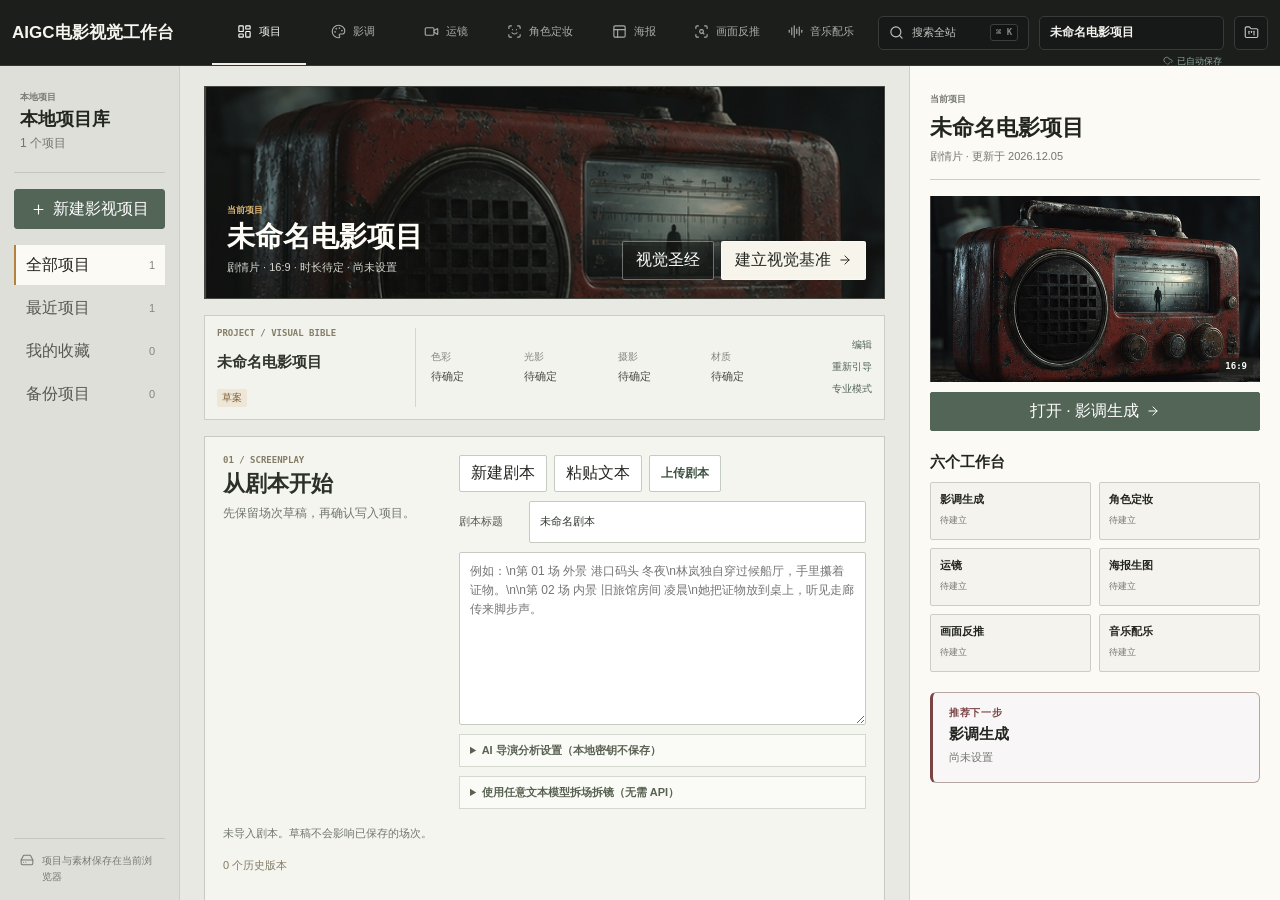
<file: index.html>
<!doctype html>
<html lang="zh-CN">
  <head>
    <meta charset="utf-8">
    <meta name="viewport" content="width=device-width, initial-scale=1">
    <title>AIGC电影提示词工作台</title>
    <link rel="icon" type="image/png" href="assets/tone-option2-reference-3.png">
    <link rel="stylesheet" href="style.css?v=20260714-cinematic-console">
    <link rel="stylesheet" href="look-studio.css?v=20260714-dense-workbench">
    <link rel="stylesheet" href="tone-option2.css?v=20260717-tone-library-colors-v3">
    <link rel="stylesheet" href="camera-option-a-seedance30-layout.css?v=20260812-round2-cue-v1">
    <link rel="stylesheet" href="casting-option-3.css?v=20260715-role-archive">
    <link rel="stylesheet" href="poster-three-column.css?v=20260720-poster-layer-delete-v25">
    <link rel="stylesheet" href="poster-compositor.css?v=20260720-poster-layer-delete-v25">
    <link rel="stylesheet" href="reverse-three-column.css?v=20260717-reverse-three-column-v1">
    <link rel="stylesheet" href="music-workspace.css?v=20260812-context-layout-v1">
    <link rel="stylesheet" href="project-dashboard.css?v=20260812-context-layout-v1">
  <link rel="stylesheet" href="project-scenes.css?v=20260812-model-continuity-v1">
  </head>
  <body>
    <div class="cinema-atmosphere" aria-hidden="true">
      <span class="cinema-grain"></span>
      <span class="cinema-scanline"></span>
    </div>

    <header class="workspace-header workspace-commandbar">
      <div class="workspace-brand">
        <strong>AIGC电影视觉工作台</strong>
        <span>影调 · 镜头 · 角色 · 视觉物料</span>
      </div>
      <div class="mode-switch" role="tablist" aria-label="工作模式">
        <button id="project-mode-button" class="mode-button active" type="button" data-workspace="projects" role="tab" aria-selected="true" title="项目桌面">
          <i data-lucide="layout-dashboard" aria-hidden="true"></i><span>项目</span><small>项目管理</small>
        </button>
        <button class="mode-button" type="button" data-workspace="tone" role="tab" aria-selected="false" title="影调">
          <i data-lucide="palette" aria-hidden="true"></i><span>影调</span><small>LOOK</small>
        </button>
        <button class="mode-button" type="button" data-workspace="camera" role="tab" aria-selected="false" title="运镜">
          <i data-lucide="video" aria-hidden="true"></i><span>运镜</span><small>CAMERA</small>
        </button>
        <button class="mode-button" type="button" data-workspace="casting" role="tab" aria-selected="false" title="角色定妆">
          <i data-lucide="scan-face" aria-hidden="true"></i><span>角色定妆</span><small>CAST</small>
        </button>
        <button class="mode-button" type="button" data-workspace="poster" role="tab" aria-selected="false" title="海报">
          <i data-lucide="panels-top-left" aria-hidden="true"></i><span>海报</span><small>KEY ART</small>
        </button>
        <button class="mode-button" type="button" data-workspace="reverse" role="tab" aria-selected="false" title="画面反推">
          <i data-lucide="scan-search" aria-hidden="true"></i><span>画面反推</span><small>ANALYZE</small>
        </button>
        <button class="mode-button" type="button" data-workspace="music" role="tab" aria-selected="false" title="音乐配乐">
          <i data-lucide="audio-lines" aria-hidden="true"></i><span>音乐配乐</span><small>SCORE</small>
        </button>
      </div>
      <div class="command-context" aria-live="polite">
        <span id="workspace-section-code">LOOK DEVELOPMENT</span>
        <strong id="workspace-section-title">影调生成</strong>
        <div class="command-palette" aria-label="当前工作台色彩">
          <span class="palette-primary" title="主操作色"></span>
          <span class="palette-secondary" title="辅助光色"></span>
          <span class="palette-signal" title="信号强调色"></span>
        </div>
      </div>
      <div class="project-strip" aria-label="当前项目">
        <button id="command-center-open" type="button" class="command-trigger" aria-label="打开全局搜索" title="全局搜索 Command K">
          <i data-lucide="search" aria-hidden="true"></i><span>搜索全站</span><kbd>⌘ K</kbd>
        </button>
        <label>
          <span>当前项目</span>
          <input id="project-name" type="text" value="未命名电影项目" aria-label="当前项目名称">
        </label>
        <span id="project-save-status" class="project-save-status"><i data-lucide="cloud-check" aria-hidden="true"></i>已自动保存</span>
        <button id="project-center-open" type="button" class="button secondary"><i data-lucide="folder-kanban" aria-hidden="true"></i>项目中心</button>
      </div>
    </header>

    <div id="project-dialog" class="project-dialog" hidden>
      <div class="project-dialog-panel" role="dialog" aria-modal="true" aria-labelledby="project-dialog-title">
        <header>
          <div>
            <h2 id="project-dialog-title">项目中心</h2>
            <p>项目资料只保存在当前浏览器，可导出备份。</p>
          </div>
          <button id="project-center-close" type="button" class="icon-button" aria-label="关闭项目中心" title="关闭"><i data-lucide="x" aria-hidden="true"></i></button>
        </header>
        <div class="project-dialog-actions">
          <button id="project-new" type="button" class="button primary">新建项目</button>
          <button id="project-duplicate" type="button" class="button secondary">复制当前项目</button>
          <button id="project-export-package" type="button" class="button primary">导出完整项目包</button>
          <button id="project-export" type="button" class="button secondary">导出 JSON 备份</button>
          <label class="button secondary project-import-label" for="project-import">导入项目</label>
          <input id="project-import" type="file" accept="application/zip,.zip,.aigc-project.zip,application/json,.json" hidden>
        </div>
        <div id="project-list" class="project-list" aria-label="本地项目列表"></div>
      </div>
    </div>

    <div id="command-center" class="command-center" hidden>
      <div class="command-center-panel" role="dialog" aria-modal="true" aria-labelledby="command-center-title">
        <header class="command-center-search">
          <i data-lucide="search" aria-hidden="true"></i>
          <label for="command-center-input" id="command-center-title" class="sr-only">全局搜索</label>
          <input id="command-center-input" type="search" autocomplete="off" placeholder="搜索导演、影片、影调、场景或工作台">
          <kbd>ESC</kbd>
        </header>
        <div id="command-center-results" class="command-center-results" role="listbox"></div>
        <footer><span>↑↓ 选择</span><span>Enter 打开</span><span>支持影片名与提示词关键词</span></footer>
      </div>
    </div>

    <div id="workspace-toast" class="workspace-toast" role="status" aria-live="polite" hidden></div>

    <main id="project-workspace" class="project-dashboard workspace-view active" data-workspace-view="projects">
      <aside class="project-rail" aria-label="项目分类">
        <div class="project-library-status">
          <span>本地项目</span>
          <strong>本地项目库</strong>
          <small id="project-library-count">0 个项目</small>
        </div>
        <button id="project-dashboard-new" class="project-new-command" type="button"><i data-lucide="plus" aria-hidden="true"></i>新建影视项目</button>
        <nav id="project-category-nav" aria-label="项目筛选"></nav>
        <div class="project-rail-note"><i data-lucide="hard-drive" aria-hidden="true"></i><span>项目与素材保存在当前浏览器</span></div>
      </aside>

      <section id="project-center-column" class="project-center-column" aria-label="项目内容">
        <div class="project-center-tools">
          <label class="project-mobile-filter">项目分类
            <select id="project-category-select">
              <option value="all">全部项目</option><option value="recent">最近项目</option><option value="favorite">收藏项目</option><option value="backup">备份项目</option>
            </select>
          </label>
          <button id="project-detail-open" type="button" aria-controls="project-active-detail"><i data-lucide="panel-right-open" aria-hidden="true"></i>项目详情</button>
        </div>

        <section id="project-spotlight" class="project-spotlight" aria-label="当前影视项目"></section>

        <section id="project-visual-bible" class="project-visual-bible" aria-label="项目视觉圣经"></section>

        <section id="project-production-strip" class="project-production-strip" aria-label="项目场次制作进度"></section>

        <section id="project-screenplay-start" class="project-screenplay-start" aria-labelledby="project-screenplay-heading">
          <header><span>01 / SCREENPLAY</span><h2 id="project-screenplay-heading">从剧本开始</h2><p>先保留场次草稿，再确认写入项目。</p></header>
          <div class="project-screenplay-editor">
            <div class="project-screenplay-toolbar" role="toolbar" aria-label="剧本来源">
              <button id="project-screenplay-new" type="button">新建剧本</button>
              <button id="project-screenplay-paste" type="button">粘贴文本</button>
              <label class="project-screenplay-file-label">上传剧本<input id="project-screenplay-file" type="file" accept=".txt,.docx,text/plain,application/vnd.openxmlformats-officedocument.wordprocessingml.document"></label>
            </div>
            <label class="project-screenplay-title-field"><span>剧本标题</span><input id="project-screenplay-title" type="text" maxlength="100" placeholder="未命名剧本"></label>
            <textarea id="project-screenplay-input" rows="8" maxlength="60000" placeholder="例如：\n第 01 场 外景 港口码头 冬夜\n林岚独自穿过候船厅，手里攥着证物。\n\n第 02 场 内景 旧旅馆房间 凌晨\n她把证物放到桌上，听见走廊传来脚步声。"></textarea>
            <details class="project-ai-analysis-settings"><summary>AI 导演分析设置（本地密钥不保存）</summary><div><label>接口地址<input id="project-ai-endpoint" type="url" placeholder="填写模型服务地址（须含协议）"></label><label>模型名称<input id="project-ai-model" type="text" placeholder="填写你的文本模型名称"></label><label>API 密钥<input id="project-ai-key" type="password" autocomplete="off" placeholder="仅本次浏览器会话使用"></label></div></details>
            <details id="project-screenplay-external" class="project-ai-analysis-settings"><summary>使用任意文本模型拆场拆镜（无需 API）</summary><div class="project-external-analysis"><p>复制导演拆解模板，在任意文本模型完成分析后，将返回的 JSON 粘贴到这里。系统只会生成可审核草稿，不会直接覆盖你的正式分镜。</p><div class="project-external-analysis-actions"><button id="project-screenplay-copy-template" type="button">复制导演拆解模板</button><button id="project-screenplay-import-result" type="button">读取为待确认分镜</button></div><label>模型返回的 scenes JSON<textarea id="project-screenplay-external-result" rows="8" maxlength="120000" placeholder='粘贴 {"scenes":[...]}，支持 ```json 代码块。'></textarea></label></div></details>
          </div>
          <footer><p id="project-screenplay-meta">未导入剧本。草稿不会影响已保存的场次。</p><span id="project-screenplay-version">0 个历史版本</span><p id="project-screenplay-preview" aria-live="polite"></p><section id="project-screenplay-diff" class="project-screenplay-diff" aria-label="剧本重分析逐场确认" hidden></section><span id="project-screenplay-error" role="alert"></span><div class="project-screenplay-actions"><button id="project-screenplay-clear" type="button" hidden>移除已保存剧本</button><button id="project-screenplay-analyze" type="button">仅做本地格式识别</button><button id="project-screenplay-ai-analyze" type="button">AI 导演分析并拆分镜头</button><button id="project-screenplay-confirm" type="button" disabled>确认写入正式分镜</button></div></footer>
        </section>

        <section id="project-scene-workbench" class="project-scene-workbench" aria-label="场次剧本台">
          <aside class="project-scene-rail">
            <header><span>SCENE SHEET</span><h2>场次剧本台</h2><p>一场一张制作提示词单。</p></header>
            <div class="project-scene-rail-actions"><button id="project-scene-add" type="button">新增场次</button><button id="project-scene-build-eight" type="button">建立 8 场骨架</button></div>
            <nav id="project-scene-list" class="project-scene-list" aria-label="项目场次"></nav>
          </aside>
          <section id="project-scene-editor" class="project-scene-editor" aria-label="当前场次编辑"></section>
          <aside id="project-scene-prompt" class="project-scene-prompt" aria-label="当前镜头提示词"></aside>
        </section>
        <input id="project-character-reference-upload" class="visually-hidden" type="file" accept="image/jpeg,image/png,image/webp">
        <input id="project-location-reference-upload" class="visually-hidden" type="file" accept="image/jpeg,image/png,image/webp">

        <section class="project-section project-progress-section" aria-labelledby="project-stage-title">
          <header class="project-section-header"><div><span>制作进度</span><h2 id="project-stage-title">当前制作进度</h2></div><span id="project-stage-meta"></span></header>
          <div id="project-stage-list" class="project-stage-list"></div>
        </section>

        <section class="project-section project-library-section" aria-labelledby="project-recent-title">
          <header class="project-section-header project-library-header">
            <div><span>项目库</span><h2 id="project-recent-title">最近项目</h2></div>
            <div class="project-library-controls">
              <label class="project-search-field"><i data-lucide="search" aria-hidden="true"></i><span class="sr-only">搜索项目</span><input id="project-dashboard-search" type="search" placeholder="搜索项目"></label>
              <label><span class="sr-only">排序</span><select id="project-dashboard-sort"><option value="updated-desc">最近更新</option><option value="created-desc">最近创建</option><option value="name-asc">名称排序</option></select></label>
            </div>
          </header>
          <div id="project-card-list" class="project-card-list" role="listbox" aria-label="影视项目"></div>
        </section>
      </section>

      <aside id="project-active-detail" class="project-active-detail" role="dialog" aria-label="当前项目详情">
        <button id="project-detail-close" class="project-detail-close" type="button" aria-label="关闭项目详情"><i data-lucide="x" aria-hidden="true"></i></button>
        <div id="project-active-detail-content"></div>
      </aside>
    </main>

    <dialog id="project-onboarding-dialog" class="project-onboarding-dialog" aria-labelledby="project-onboarding-title">
      <form id="project-onboarding-form" method="dialog">
        <header><span>新建项目</span><h2 id="project-onboarding-title">建立影视项目</h2><p>先确定最基本的制作边界，随后进入六个创作工作台。</p></header>
        <label><span>项目名称</span><input id="project-onboarding-name" maxlength="60" required placeholder="例如：雾港来信"></label>
        <div class="project-onboarding-grid">
          <label><span>项目类型</span><select id="project-onboarding-type"><option value="drama">剧情片</option><option value="documentary">纪录片</option><option value="commercial">广告 / 宣传片</option><option value="animation">动画</option><option value="short">短片</option><option value="series">剧集</option></select></label>
          <label><span>画幅</span><select id="project-onboarding-aspect"><option value="16:9">16:9</option><option value="2.39:1">2.39:1</option><option value="1.85:1">1.85:1</option><option value="4:3">4:3</option><option value="9:16">9:16</option></select></label>
        </div>
        <div class="project-onboarding-grid project-duration-row">
          <label><span>预计时长</span><input id="project-onboarding-duration" type="number" min="1" step="1" placeholder="可稍后填写"></label>
          <label><span>单位</span><select id="project-onboarding-duration-unit"><option value="minutes">分钟</option><option value="seconds">秒</option></select></label>
        </div>
        <p id="project-onboarding-error" class="project-onboarding-error" role="alert"></p>
        <footer><button id="project-onboarding-import" type="button" class="button secondary"><i data-lucide="upload" aria-hidden="true"></i>导入备份</button><button id="project-onboarding-submit" type="submit" class="button primary">建立项目</button></footer>
      </form>
    </dialog>

    <dialog id="project-foundation-dialog" class="project-foundation-dialog" aria-labelledby="project-foundation-title">
      <div class="project-foundation-shell">
        <header class="project-foundation-header">
          <div><span>DIRECTOR START</span><h2 id="project-foundation-title">项目视觉启动台</h2><p>先定叙事边界，再锁定可继承的视觉基准。</p></div>
          <button id="foundation-close" type="button" class="icon-button" aria-label="关闭启动台" title="关闭启动台"><i data-lucide="x" aria-hidden="true"></i></button>
        </header>
        <ol class="foundation-progress" aria-label="启动步骤">
          <li data-foundation-progress="brief" class="active"><span>01</span>创作简报</li>
          <li data-foundation-progress="visual"><span>02</span>视觉基准</li>
          <li data-foundation-progress="route"><span>03</span>制作入口</li>
        </ol>
        <p id="foundation-error" class="foundation-error" role="alert"></p>
        <section data-foundation-step="brief" class="foundation-step active" aria-labelledby="foundation-brief-title">
          <header><span>01 / BRIEF</span><h3 id="foundation-brief-title">先说明你要拍什么</h3></header>
          <label class="foundation-field foundation-wide"><span>项目名称</span><input id="foundation-project-name" maxlength="60" placeholder="例如：雾港来信"></label>
          <label class="foundation-field foundation-wide"><span>故事一句话</span><textarea id="foundation-story" rows="3" maxlength="280" placeholder="例如：一名失踪调查员在雨夜港口发现同伴留下的证物。"></textarea></label>
          <div class="foundation-field-grid">
            <label class="foundation-field"><span>发布平台</span><select id="foundation-platform"><option value="film">电影 / AIGC 短片</option><option value="short-video">短视频</option><option value="social">社交内容</option><option value="pitch">提案样片</option></select></label>
            <label class="foundation-field"><span>时代</span><input id="foundation-era" maxlength="60" placeholder="例如：1990年代"></label>
            <label class="foundation-field"><span>地域</span><input id="foundation-region" maxlength="60" placeholder="例如：北方沿海城市"></label>
            <label class="foundation-field"><span>目标模型</span><input id="foundation-models" maxlength="120" placeholder="例如：Seedance, 即梦"></label>
          </div>
          <label class="foundation-field foundation-wide"><span>项目参考图</span><input id="foundation-reference-upload" type="file" accept="image/jpeg,image/png,image/webp" multiple><small>仅保存在当前浏览器，最多 12 张。</small></label>
          <div id="foundation-reference-list" class="foundation-reference-list" aria-label="项目参考图"></div>
        </section>
        <section data-foundation-step="visual" class="foundation-step" aria-labelledby="foundation-visual-title" hidden>
          <header><span>02 / VISUAL BIBLE</span><h3 id="foundation-visual-title">建立项目视觉基准</h3></header>
          <label class="foundation-field foundation-wide"><span>整体情绪</span><input id="foundation-mood" maxlength="80" placeholder="例如：压抑、克制、潮湿而缓慢的悬疑感"></label>
          <div class="foundation-field-grid">
            <label class="foundation-field"><span>色彩方向</span><textarea id="foundation-color" rows="4" maxlength="220" placeholder="主色、饱和度、冷暖关系"></textarea></label>
            <label class="foundation-field"><span>光影方向</span><textarea id="foundation-lighting" rows="4" maxlength="220" placeholder="主光方向、反差、空气感"></textarea></label>
            <label class="foundation-field"><span>摄影方向</span><textarea id="foundation-camera" rows="4" maxlength="220" placeholder="景别、焦段、机位与运动节奏"></textarea></label>
            <label class="foundation-field"><span>材质方向</span><textarea id="foundation-material" rows="4" maxlength="220" placeholder="胶片、颗粒、皮肤、空间纹理"></textarea></label>
          </div>
          <label class="foundation-field foundation-wide"><span>避免出现</span><textarea id="foundation-negatives" rows="3" maxlength="360" placeholder="一条一行，例如：不要过曝；不要塑料皮肤；不要赛博霓虹"></textarea></label>
        </section>
        <section data-foundation-step="route" class="foundation-step" aria-labelledby="foundation-route-title" hidden>
          <header><span>03 / ROUTE</span><h3 id="foundation-route-title">从哪里开始制作</h3></header>
          <div class="foundation-route-grid" role="radiogroup" aria-label="优先制作入口">
            <label><input type="radio" name="foundation-route" value="library"><span><b>资料检索</b><small>先浏览影调、导演与类型参考</small></span></label>
            <label><input type="radio" name="foundation-route" value="casting"><span><b>角色定妆</b><small>先建立人物身份与定妆提示词</small></span></label>
            <label><input type="radio" name="foundation-route" value="camera"><span><b>运镜</b><small>选择 15 秒或 30 秒运镜，规划角色表演与镜头调度</small></span></label>
            <label><input type="radio" name="foundation-route" value="poster"><span><b>海报主视觉</b><small>先输出封面、片名与宣传图</small></span></label>
            <label><input type="radio" name="foundation-route" value="music"><span><b>音乐配乐</b><small>先建立叙事音乐方向</small></span></label>
          </div>
        </section>
        <footer class="project-foundation-footer">
          <button id="foundation-professional" type="button" class="button secondary">进入专业模式</button>
          <span></span>
          <button id="foundation-back" type="button" class="button secondary">上一步</button>
          <button id="foundation-skip" type="button" class="button secondary">跳过引导</button>
          <button id="foundation-draft" type="button" class="button secondary">保存草案</button>
          <button id="foundation-next" type="button" class="button primary">下一步</button>
          <button id="foundation-lock" type="button" class="button primary" hidden>锁定视觉基准</button>
        </footer>
      </div>
    </dialog>

    <main id="tone-workspace" class="app-shell workspace-view" data-workspace-view="tone" hidden>
      <section class="project-context-strip" data-project-context="tone" aria-label="项目视觉基准" hidden></section>
      <section class="library-pane" aria-label="素材库">
        <header class="topbar">
          <div>
            <h1>影调库</h1>
            <p>导演 / 类型 / 高级影调 / 中国影视 / 场景</p>
          </div>
          <div class="pane-head-actions">
            <span id="count" class="count">0 条</span>
            <button id="tone-library-collapse" type="button" class="icon-button pane-collapse" aria-label="折叠素材库" title="折叠素材库"><i data-lucide="panel-left-close" aria-hidden="true"></i></button>
          </div>
        </header>

        <div class="search-row">
          <label class="field">
            <span>搜索</span>
            <input id="search" type="search" placeholder="王家卫 雨夜 / P001 / 山海情 / 权谋 / 老宅">
          </label>
        </div>

        <nav id="tabs" class="tabs" aria-label="分类"></nav>
        <div class="filter-row">
          <label class="field">
            <span>导演国家/地区</span>
            <select id="country-filter"></select>
          </label>
        </div>
        <div id="results" class="results" aria-label="搜索结果"></div>
      </section>

      <section class="look-preview-pane" aria-label="影调视觉监看">
        <header class="look-preview-toolbar">
          <div>
            <span>影调生成</span>
            <strong>影调筛选与参考</strong>
          </div>
          <div class="look-preview-actions">
            <button id="look-favorite" type="button" class="icon-button" aria-label="收藏当前影调" title="收藏当前影调"><i data-lucide="star" aria-hidden="true"></i></button>
            <button id="look-save-version" type="button" class="button secondary"><i data-lucide="bookmark-plus" aria-hidden="true"></i>保存版本</button>
          </div>
        </header>

        <div class="look-monitor" id="look-monitor">
          <img id="look-preview-image" src="assets/tone-option2-hero.png" alt="香港雨夜霓虹电影影调参考画面">
          <div class="look-monitor-grade" aria-hidden="true"></div>
          <div class="look-monitor-vignette" aria-hidden="true"></div>
          <div class="look-monitor-hud">
            <span id="look-monitor-id">NO LOOK SELECTED</span>
            <span>65MM · 2.39:1</span>
          </div>
          <div class="look-monitor-caption">
            <span id="look-monitor-category">等待选择</span>
            <strong id="look-monitor-name">从左侧选择一种影调</strong>
            <p id="look-monitor-summary">这里会集中显示色彩倾向、光影关系、参考影片与提示词状态。</p>
          </div>
        </div>

        <div class="look-compare-strip" aria-label="影调快速对比">
          <div class="look-compare-head"><span>QUICK LOOKS</span><small>同一画面快速比较</small></div>
          <div class="look-compare-frames">
            <figure class="look-compare-frame is-primary">
              <img src="assets/cinematic-control-room.jpg" alt="当前主影调预览">
              <figcaption><b>A</b><span>主方案</span><small>PRIMARY</small></figcaption>
            </figure>
            <figure class="look-compare-frame is-muted">
              <img src="assets/cinematic-control-room.jpg" alt="低饱和影调预览">
              <figcaption><b>B</b><span>低饱和</span><small>MUTED</small></figcaption>
            </figure>
            <figure class="look-compare-frame is-contrast">
              <img src="assets/cinematic-control-room.jpg" alt="高反差影调预览">
              <figcaption><b>C</b><span>高反差</span><small>CONTRAST</small></figcaption>
            </figure>
          </div>
        </div>

        <div class="look-analysis" aria-label="影调视觉参数">
          <div class="look-palette-block">
            <span>主色板</span>
            <div id="look-palette" class="look-palette" aria-label="当前影调色板"></div>
          </div>
          <div class="look-meter-grid">
            <div><span>明暗</span><strong id="look-meter-exposure">中低调</strong></div>
            <div><span>反差</span><strong id="look-meter-contrast">电影级</strong></div>
            <div><span>色温</span><strong id="look-meter-temperature">冷暖平衡</strong></div>
          </div>
        </div>

        <div class="look-dna-grid" aria-label="影调DNA">
          <div><span>LIGHT</span><strong id="look-dna-light">等待选择光影</strong></div>
          <div><span>CAMERA</span><strong id="look-dna-camera">等待选择镜头</strong></div>
          <div><span>TEXTURE</span><strong id="look-dna-texture">等待选择材质</strong></div>
          <div><span>USE CASE</span><strong id="look-dna-use">等待选择适用场景</strong></div>
        </div>

        <div class="look-reference-panel">
          <div class="look-section-head"><span>参考影片</span><small id="look-reference-count">0 部</small></div>
          <div id="look-reference-films" class="look-reference-films"><span class="look-empty">选择影调后显示</span></div>
        </div>

        <div class="look-version-panel">
          <div class="look-section-head">
            <span>版本与收藏</span>
            <button id="look-favorites-filter" type="button" class="text-button"><i data-lucide="star" aria-hidden="true"></i>只看收藏</button>
          </div>
          <div id="look-version-list" class="look-version-list"><span class="look-empty">保存后可比较不同提示词方案</span></div>
        </div>
      </section>

      <section class="composer-pane" aria-label="提示词组合">
        <header class="composer-heading">
          <div>
            <h1>影调生成器</h1>
            <p>组合主体、情绪与影调规则</p>
          </div>
          <button id="tone-history-toggle" type="button" class="button secondary" aria-expanded="false"><i data-lucide="history" aria-hidden="true"></i>历史记录</button>
        </header>
        <div class="toolbar">
          <button id="tone-composer-collapse" type="button" class="icon-button pane-collapse" aria-label="折叠参数面板" title="折叠参数面板"><i data-lucide="panel-right-close" aria-hidden="true"></i></button>
          <button id="random" type="button" class="button secondary">随机组合</button>
          <button id="clear" type="button" class="button secondary">清空</button>
          <button id="copy" type="button" class="button primary">复制</button>
        </div>

        <div class="transfer-row" aria-label="发送当前影调">
          <span>发送当前影调</span>
          <button id="tone-send-camera" type="button" class="button secondary">到运镜</button>
          <button id="tone-send-poster" type="button" class="button secondary">到海报生图</button>
        </div>
        <p id="tone-validation" class="validation-message"></p>

        <label class="field subject-field">
          <span>主体</span>
          <input id="subject" type="text" placeholder="场景、人物、动作">
        </label>

        <div class="field tone-selection-field">
          <div class="tone-selection-head">
            <span>影调选择</span>
            <label class="toggle-control" for="tone-blend-toggle">
              <input id="tone-blend-toggle" type="checkbox">
              <span class="toggle-track" aria-hidden="true"><span></span></span>
              <span>双影调混合</span>
            </label>
          </div>
          <div id="selected" class="selected-list"></div>
        </div>

        <label class="field mood-field">
          <span>情绪</span>
          <input id="mood" type="text" placeholder="孤独、危险、怀旧">
        </label>

        <div id="mood-list" class="pill-list" aria-label="情绪快捷选择"></div>

        <label class="field extra-field">
          <span>补充</span>
          <input id="extra" type="text" placeholder="真实电影摄影，宽银幕构图">
        </label>

        <div class="field negative-field">
          <span>负面</span>
          <div id="negatives" class="negative-grid"></div>
        </div>

        <label class="field output-field">
          <span>结果</span>
          <textarea id="output" rows="11" spellcheck="false"></textarea>
        </label>
      </section>
    </main>

    <main id="casting-workspace" class="casting-shell workspace-view" data-workspace-view="casting" hidden>
      <section class="project-context-strip" data-project-context="casting" aria-label="项目视觉基准" hidden></section>
      <aside class="casting-archive" aria-label="角色档案">
        <header class="casting-archive-head">
          <div><h1>角色档案</h1><p>角色资料 / 图片样板 / 提示词模板</p></div>
          <button type="button" class="icon-button" title="新建角色" aria-label="新建角色"><i data-lucide="user-plus" aria-hidden="true"></i></button>
        </header>

        <section class="casting-roster" aria-labelledby="casting-roster-title">
          <div class="casting-section-head"><strong id="casting-roster-title">项目角色</strong><span>5</span></div>
          <div class="casting-roster-list">
            <button type="button" class="casting-roster-item active">
              <span class="casting-roster-placeholder">01</span>
              <img id="casting-roster-current-image" alt="林岚角色身份缩略图" hidden>
              <span><b id="casting-roster-current-id">CHAR-001</b><strong id="casting-roster-current-role">林岚 / 刑警队法医</strong><small id="casting-roster-current-status">三视图参考</small></span>
            </button>
            <button type="button" class="casting-roster-item" disabled><span class="casting-roster-placeholder">02</span><span><b>CHAR-002</b><strong>周峥 / 刑警队队长</strong><small>待建立身份母版</small></span></button>
            <button type="button" class="casting-roster-item" disabled><span class="casting-roster-placeholder">03</span><span><b>CHAR-003</b><strong>陈默 / 痕检技术员</strong><small>待建立身份母版</small></span></button>
            <button type="button" class="casting-roster-item" disabled><span class="casting-roster-placeholder">04</span><span><b>CHAR-004</b><strong>苏婉 / 法医助理</strong><small>待建立身份母版</small></span></button>
            <button type="button" class="casting-roster-item" disabled><span class="casting-roster-placeholder">05</span><span><b>CHAR-005</b><strong>刘洋 / 现场勘查员</strong><small>待建立身份母版</small></span></button>
          </div>
        </section>

        <section class="casting-archive-control">
          <span class="section-label">角色建立方式</span>
          <div class="segmented casting-source-switch" aria-label="角色建立方式">
            <button type="button" class="segment active" data-casting-source="reference" aria-pressed="true">有参考图</button>
            <button type="button" class="segment" data-casting-source="text" aria-pressed="false">文字新建角色</button>
          </div>
        </section>

        <section class="casting-archive-control">
          <span class="section-label">图片样板</span>
          <div class="segmented casting-layout-switch" aria-label="角色图片样板">
            <button type="button" class="segment" data-casting-layout="single" aria-pressed="false">单视图</button>
            <button type="button" class="segment active" data-casting-layout="three" aria-pressed="true">三视图</button>
            <button type="button" class="segment" data-casting-layout="four" aria-pressed="false">四视图</button>
            <button type="button" class="segment" data-casting-layout="identity" aria-pressed="false">身份资料板</button>
          </div>
          <div id="casting-layout-preview" class="casting-board-preview" aria-label="版式比例预览"></div>
        </section>
      </aside>

      <section id="casting-stage" class="casting-stage" aria-label="角色视觉参考与提示词模板">
        <header class="casting-stage-head">
          <div><span id="casting-stage-id">CHAR-001</span><h1 id="casting-stage-title">林岚 / 刑警队法医</h1></div>
          <span id="casting-stage-status" class="casting-stage-status">三视图参考</span>
        </header>

        <figure class="casting-identity-board">
          <input id="casting-reference-file" class="visually-hidden" type="file" accept="image/jpeg,image/png,image/webp">
          <img id="casting-template-sample" src="assets/casting-template-three.png?v=20260811-young-woman-v1" alt="三视图角色图片样板">
          <div id="casting-reference-layer" class="casting-reference-layer">
            <span>当前人物参考图</span>
            <img id="casting-identity-board-image" alt="" hidden>
            <div id="casting-upload-empty" class="casting-upload-empty">
              <i data-lucide="image-up" aria-hidden="true"></i>
              <strong>添加人物参考图</strong>
              <span>JPG、PNG、WebP，单张不超过 15MB</span>
              <button id="casting-select-image" type="button" class="button primary">选择参考图</button>
            </div>
            <p id="casting-upload-error" class="casting-upload-error" role="alert" hidden></p>
            <div id="casting-asset-meta" class="casting-asset-meta" hidden>
              <span id="casting-asset-summary"></span>
              <button id="casting-replace-image" type="button" class="icon-button" title="替换参考图" aria-label="替换参考图"><i data-lucide="replace" aria-hidden="true"></i></button>
              <button id="casting-remove-image" type="button" class="icon-button" title="删除参考图" aria-label="删除参考图"><i data-lucide="trash-2" aria-hidden="true"></i></button>
            </div>
          </div>
          <figcaption id="casting-template-caption">
            <span>正脸特写</span><span>45° 半身</span><span>正面全身</span>
          </figcaption>
        </figure>

        <section class="casting-template-guide" aria-labelledby="casting-template-title">
          <header>
            <div><span>VISUAL TEMPLATE</span><h2 id="casting-template-title">三视图样板</h2></div>
            <small id="casting-template-stage-label">角色定妆与比例确认</small>
          </header>
          <div class="casting-template-guide-grid">
            <article><span>用途</span><p id="casting-template-purpose"></p></article>
            <article><span>构图组成</span><p id="casting-template-composition"></p></article>
            <article><span>使用阶段</span><p id="casting-template-stage"></p></article>
          </div>
        </section>
        <div class="casting-version-compat" aria-hidden="true" hidden>
          <span id="casting-version-count"></span>
          <button id="casting-save-version" type="button"></button>
          <div id="casting-version-strip"></div>
        </div>
      </section>

      <section class="casting-inspector" aria-label="角色视觉资料与提示词模板">
        <header class="casting-inspector-head">
          <div><span>身份一致性</span><strong id="casting-status-value">三视图参考</strong></div>
          <button id="casting-example" type="button" class="button secondary"><i data-lucide="wand-sparkles" aria-hidden="true"></i>载入示例</button>
        </header>

        <div class="casting-inspector-scroll">
          <div class="casting-checklist" aria-label="母版锁定检查">
            <span data-casting-check="role">角色</span><span data-casting-check="age">年龄</span><span data-casting-check="body">体型</span><span data-casting-check="face">脸部</span><span data-casting-check="hair">发型</span><span data-casting-check="costume">服装</span>
          </div>
          <p id="casting-validation" class="validation-message"></p>

          <details class="casting-inspector-group" open>
            <summary>角色信息</summary>
            <div class="casting-fields">
              <label class="field"><span>角色编号</span><input id="casting-id" type="text" value="CHAR-001" placeholder="CHAR-001"></label>
              <label class="field"><span>角色姓名 / 身份</span><input id="casting-role" type="text" placeholder="林岚，刑警队法医"></label>
              <label class="field"><span>年龄与性别</span><input id="casting-age" type="text" placeholder="38岁，中国女性"></label>
              <label class="field"><span>体型与身材比例</span><input id="casting-body" type="text" placeholder="168cm，肩背挺直，匀称偏瘦，四肢比例自然"></label>
              <label class="field field-span-2"><span>脸部身份锚点</span><textarea id="casting-face" rows="3" placeholder="填写脸宽、脸颊、下巴、发际线、眼距、眉形、鼻形、嘴唇与耳朵"></textarea></label>
              <label class="field"><span>发型与发色</span><input id="casting-hair" type="text" placeholder="黑色齐肩直发，右侧分缝，少量碎发"></label>
              <label class="field"><span>服装与鞋履</span><input id="casting-costume" type="text" placeholder="深灰风衣、白衬衫、黑色直筒裤、低跟皮鞋"></label>
              <label class="field field-span-2"><span>固定身份特征与道具</span><input id="casting-traits" type="text" placeholder="左眉尾浅疤、银色腕表、法医证件"></label>
            </div>
          </details>

          <details class="casting-inspector-group" id="casting-identity-details" open>
            <summary>身份资料板与表演预设</summary>
            <div class="casting-fields">
              <div class="field field-span-2 casting-performance-presets" style="display:grid; gap:6px; margin-bottom:4px;">
                <span>导演级表演预设（一键填充表情与姿态）</span>
                <div style="display:flex; flex-wrap:wrap; gap:6px;">
                  <button type="button" class="button secondary" data-casting-preset="anger" style="font-size:11px; padding:4px 8px;">克制愤怒</button>
                  <button type="button" class="button secondary" data-casting-preset="sorrow" style="font-size:11px; padding:4px 8px;">隐忍悲伤</button>
                  <button type="button" class="button secondary" data-casting-preset="tension" style="font-size:11px; padding:4px 8px;">高度警觉</button>
                  <button type="button" class="button secondary" data-casting-preset="resolve" style="font-size:11px; padding:4px 8px;">冷静决绝</button>
                </div>
              </div>
              <label class="field field-span-2"><span>服装层级与材质</span><textarea id="casting-wardrobe" rows="2" placeholder="内层、外套、下装、鞋履、面料、颜色、磨损与穿着状态"></textarea></label>
              <label class="field field-span-2"><span>固定道具与佩戴位置</span><textarea id="casting-props" rows="2" placeholder="道具名称、材质、尺寸、使用痕迹、佩戴或携带位置"></textarea></label>
              <label class="field"><span>常态表情</span><input id="casting-neutral-expression" type="text" placeholder="克制中性，眼神专注，下颌轻微收紧"></label>
              <label class="field"><span>情绪表情组</span><input id="casting-expression-set" type="text" placeholder="警觉、轻微担忧、压抑愤怒、坚定"></label>
              <label class="field"><span>标志性动作</span><input id="casting-signature-action" type="text" placeholder="俯身观察证物、整理手套、快速记录"></label>
              <label class="field"><span>常用站姿与身体状态</span><input id="casting-stance" type="text" placeholder="肩背挺直、重心稳定、动作克制、职业警觉"></label>
            </div>
          </details>

          <details class="casting-inspector-group">
            <summary>年代与类型</summary>
            <div class="casting-fields">
              <label class="field"><span>视觉媒介</span><select id="casting-medium"><option value="live">真人写实电影</option><option value="animation-2d">电影级二维手绘动画</option><option value="animation-3d">电影级三维动画</option><option value="disney-2d">迪士尼经典二维动画</option><option value="pixar-3d">皮克斯式三维动画</option><option value="ghibli">吉卜力 / 宫崎骏手绘动画</option><option value="dreamworks">梦工厂式三维动画</option><option value="comic-hybrid">漫画混合动画</option><option value="anime-realistic">写实系日式动画</option><option value="animation-chinese">中国东方动画</option><option value="stop-motion">定格动画</option></select></label>
              <label class="field"><span>故事年代</span><select id="casting-era"><option value="contemporary">当代现实</option><option value="future">近未来</option><option value="1990s">1990年代</option><option value="1980s">1980年代</option><option value="1960s">1960年代</option><option value="1940s">1940年代</option><option value="republican">中国民国时期</option><option value="qing">中国清代</option><option value="ming">中国明代</option><option value="song">中国宋代</option><option value="tang">中国唐代</option><option value="victorian">欧洲维多利亚时代</option><option value="medieval">欧洲中世纪</option><option value="ancient">架空古代</option></select></label>
              <label class="field"><span>影片类型</span><select id="casting-genre"><option value="realism">现实主义</option><option value="crime">黑色犯罪</option><option value="suspense">悬疑心理</option><option value="romance">爱情文艺</option><option value="comedy">喜剧</option><option value="horror">恐怖惊悚</option><option value="scifi">硬核科幻</option><option value="cyberpunk">赛博朋克</option><option value="war">战争军事</option><option value="wuxia">武侠江湖</option><option value="court">历史宫廷</option><option value="western">西部荒漠</option><option value="fantasy">史诗奇幻</option><option value="youth">青春成长</option></select></label>
              <label class="field"><span>类型影调</span><select id="casting-tone"></select></label>
            </div>
          </details>

          <details class="casting-inspector-group">
            <summary>皮肤与光照</summary>
            <div class="casting-fields">
              <label class="field"><span>皮肤状态</span><select id="casting-skin"><option value="dry">干燥低反光真实皮肤</option><option value="neutral">中性自然真实皮肤</option><option value="weathered">风吹日晒粗粝皮肤</option><option value="mature">成熟年龄纹理皮肤</option></select></label>
              <label class="field"><span>白棚光影</span><select id="casting-lighting"><option value="soft">双层柔光标准定妆</option><option value="neutral">中性日光高还原</option><option value="warm">轻暖肤色定妆</option><option value="cool">轻冷克制定妆</option><option value="sculpted">柔和轮廓塑形</option></select></label>
              <label class="field"><span>画面比例</span><select id="casting-ratio"><option value="4:5">4:5 竖向肖像</option><option value="3:4">3:4 竖向肖像</option><option value="16:9" selected>16:9 横向角色板</option><option value="3:2">3:2 摄影横幅</option><option value="4:3">4:3 标准横幅</option></select></label>
            </div>
          </details>

          <details class="casting-inspector-group">
            <summary>参考图保留策略</summary>
            <div class="casting-fields">
              <label class="field"><span>保留范围</span><select id="casting-reference"><option value="preserve-all">保留人物、发型、服装与配饰</option><option value="preserve-identity">保留人物和发型，按填写内容换装</option><option value="face-only">只锁脸，按文字重建体型与服装</option></select></label>
              <label class="field field-span-2" id="casting-reference-notes-field"><span>参考图补充说明</span><textarea id="casting-reference-notes" rows="3" placeholder="严格保留脸、年龄、发型、服装与固定道具；未展示区域保守补全"></textarea></label>
            </div>
          </details>

          <label class="field casting-output-field">
            <span>角色视觉提示词模板</span>
            <textarea id="casting-output" rows="16" spellcheck="false"></textarea>
          </label>
          <div class="casting-file-row"><span>建议文件名</span><code id="casting-filename">CHAR-001_角色名_白底三视图_v001_LOCKED.png</code></div>
        </div>

        <footer class="casting-inspector-footer">
          <div class="casting-primary-actions"><button id="casting-clear" type="button" class="button secondary">清空</button><button id="casting-copy" type="button" class="button primary">复制提示词</button><button id="casting-sync-project" type="button" class="button secondary" title="将当前角色定妆结果同步至项目资产库">同步至项目</button></div>
          <div class="transfer-row" aria-label="发送当前角色"><button id="casting-send-camera" type="button" class="button secondary"><i data-lucide="video" aria-hidden="true"></i>到运镜</button><button id="casting-send-poster" type="button" class="button secondary"><i data-lucide="panels-top-left" aria-hidden="true"></i>到海报生图</button></div>
        </footer>
      </section>
    </main>

    <main id="poster-workspace" class="poster-shell poster-production-shell workspace-view" data-workspace-view="poster" hidden>
      <section class="project-context-strip" data-project-context="poster" aria-label="项目视觉基准" hidden></section>
      <section class="poster-template-panel" aria-label="海报视觉模板库">
        <header class="poster-panel-header">
          <div>
            <span class="poster-kicker">KEY ART LIBRARY</span>
            <h1>海报视觉模板</h1>
          </div>
          <span id="poster-template-count" class="poster-panel-count">09</span>
        </header>

        <div id="poster-library-view" class="poster-library-view-switch" role="tablist" aria-label="海报模板类型">
          <button type="button" class="active" data-poster-library-view="composition" role="tab" aria-selected="true" aria-controls="poster-composition-library">构图模板</button>
          <button type="button" data-poster-library-view="title" role="tab" aria-selected="false" aria-controls="poster-title-library">可编辑字体</button>
          <button type="button" data-poster-library-view="title-mark" role="tab" aria-selected="false" aria-controls="poster-title-mark-library">AI字标生成</button>
        </div>

        <div id="poster-composition-library" class="poster-library-pane" role="tabpanel">
          <div class="poster-purpose-tabs" role="group" aria-label="海报用途分类">
            <button type="button" class="active" data-poster-purpose-group="film" aria-pressed="true">电影海报</button>
            <button type="button" data-poster-purpose-group="social" aria-pressed="false">自媒体</button>
            <button type="button" data-poster-purpose-group="product" aria-pressed="false">商品图</button>
          </div>

          <label class="field poster-purpose-field">
            <span>具体成品用途</span>
            <select id="poster-purpose">
              <option value="film">电影正式海报</option>
              <option value="series">剧集 / 短剧海报</option>
              <option value="streaming">视频平台横版封面</option>
              <option value="social">自媒体内容封面</option>
              <option value="product">商品主视觉图</option>
              <option value="event">活动与品牌主视觉</option>
            </select>
          </label>

          <div id="poster-template-list" class="poster-template-list" role="listbox" aria-label="构图模板"></div>
          <label class="poster-native-control" aria-hidden="true">
            <span>当前构图</span>
            <select id="poster-composition" tabindex="-1"></select>
          </label>
        </div>

        <div id="poster-title-library" class="poster-library-pane poster-title-library" role="tabpanel" hidden>
          <div id="poster-title-filters" class="poster-title-filters">
            <div class="poster-title-filter-row" role="group" aria-label="标题字类型">
              <button type="button" class="active" data-poster-title-category="all" aria-pressed="true">全部</button>
              <button type="button" data-poster-title-category="modern" aria-pressed="false">现代</button>
              <button type="button" data-poster-title-category="eastern" aria-pressed="false">历史东方</button>
              <button type="button" data-poster-title-category="crime" aria-pressed="false">悬疑犯罪</button>
              <button type="button" data-poster-title-category="scifi" aria-pressed="false">科幻</button>
              <button type="button" data-poster-title-category="literary" aria-pressed="false">文艺</button>
              <button type="button" data-poster-title-category="playful" aria-pressed="false">喜剧动画</button>
            </div>
            <div class="poster-title-filter-row poster-title-language-row" role="group" aria-label="标题语言">
              <button type="button" data-poster-title-language="cn" aria-pressed="false">中文主标题</button>
              <button type="button" data-poster-title-language="en" aria-pressed="false">英文主标题</button>
              <button type="button" class="active" data-poster-title-language="bilingual" aria-pressed="true">中英双语</button>
            </div>
          </div>
          <div id="poster-title-template-list" class="poster-title-template-list" role="listbox" aria-label="标题字模板"></div>
        </div>

        <div id="poster-title-mark-library" class="poster-library-pane poster-title-mark-library" role="tabpanel" hidden>
          <div class="poster-title-mark-toolbar">
            <label for="poster-title-mark-query">
              <span>搜索片名字标</span>
              <input id="poster-title-mark-query" type="search" maxlength="80" autocomplete="off" placeholder="片名、类型、材质或造字方法">
            </label>
            <button id="poster-title-mark-clear-query" type="button" title="清除搜索" aria-label="清除片名字标搜索">×</button>
            <button id="poster-title-mark-favorites-only" type="button" aria-pressed="false" title="仅显示已收藏字标">★ <span>收藏</span></button>
          </div>
          <div id="poster-title-mark-filters" class="poster-title-mark-filters" role="group" aria-label="片名字标类型">
            <button type="button" class="active" data-poster-title-mark-category="all" aria-pressed="true">全部</button>
            <button type="button" data-poster-title-mark-category="eastern" aria-pressed="false">东方</button>
            <button type="button" data-poster-title-mark-category="commercial" aria-pressed="false">商业</button>
            <button type="button" data-poster-title-mark-category="crime" aria-pressed="false">悬疑</button>
            <button type="button" data-poster-title-mark-category="scifi" aria-pressed="false">科幻</button>
            <button type="button" data-poster-title-mark-category="retro" aria-pressed="false">年代</button>
            <button type="button" data-poster-title-mark-category="epic" aria-pressed="false">史诗</button>
            <button type="button" data-poster-title-mark-category="literary" aria-pressed="false">文艺</button>
            <button type="button" data-poster-title-mark-category="romance" aria-pressed="false">爱情</button>
            <button type="button" data-poster-title-mark-category="comedy" aria-pressed="false">喜剧</button>
            <button type="button" data-poster-title-mark-category="horror" aria-pressed="false">恐怖</button>
            <button type="button" data-poster-title-mark-category="fantasy" aria-pressed="false">奇幻</button>
            <button type="button" data-poster-title-mark-category="minimal" aria-pressed="false">极简</button>
          </div>
          <div id="poster-title-mark-template-list" class="poster-title-mark-template-list" role="listbox" aria-label="AI片名字标模板"></div>
          <div id="poster-title-mark-empty" class="poster-title-mark-empty" role="status" hidden>
            <strong>没有符合条件的字标</strong>
            <span>换一个关键词或关闭“仅看收藏”</span>
          </div>
        </div>
      </section>

      <div class="poster-column-resizer" data-poster-resizer="left" role="separator" tabindex="0" aria-label="调整模板库宽度" aria-orientation="vertical" aria-valuemin="280" aria-valuemax="430" aria-valuenow="320"></div>

      <section class="poster-monitor-panel" aria-label="海报构图监看">
        <header class="poster-monitor-header">
          <div>
            <span class="poster-kicker">COMPOSITION MONITOR</span>
            <h2 id="poster-monitor-title">人物大脸主视觉</h2>
            <p id="poster-monitor-context">电影海报 · 悬疑 / 人物 / 剧情</p>
          </div>
          <span id="poster-format-badge" class="poster-ratio-badge">2:3</span>
        </header>

        <div id="poster-ratio-switch" class="poster-ratio-switch" role="group" aria-label="海报画幅比例">
          <button type="button" data-poster-ratio="2:3" aria-pressed="true">2:3</button>
          <button type="button" data-poster-ratio="4:5" aria-pressed="false">4:5</button>
          <button type="button" data-poster-ratio="9:16" aria-pressed="false">9:16</button>
          <button type="button" data-poster-ratio="16:9" aria-pressed="false">16:9</button>
          <button type="button" data-poster-ratio="3:2" aria-pressed="false">3:2</button>
          <button type="button" data-poster-ratio="1:1" aria-pressed="false">1:1</button>
        </div>
        <label class="poster-native-control" aria-hidden="true">
          <span>画面比例</span>
          <select id="poster-ratio" tabindex="-1">
            <option value="2:3">2:3 竖版电影海报</option>
            <option value="16:9">16:9 横版视频封面</option>
            <option value="4:5">4:5 社交媒体竖图</option>
            <option value="1:1">1:1 方形封面</option>
            <option value="9:16">9:16 手机竖屏海报</option>
            <option value="3:2">3:2 横向商品图</option>
          </select>
        </label>

        <div class="poster-compositor-toolbar" aria-label="海报画布工具">
          <input id="poster-source-upload" type="file" accept="image/jpeg,image/png,image/webp" hidden>
          <button id="poster-source-replace" type="button" class="poster-tool-primary"><i data-lucide="image-up" aria-hidden="true"></i><span>上传海报</span></button>
          <button id="poster-source-remove" type="button" title="移除当前海报" aria-label="移除当前海报" disabled><i data-lucide="trash-2" aria-hidden="true"></i></button>
          <button id="poster-view-fit" type="button" title="适应窗口"><i data-lucide="scan" aria-hidden="true"></i><span>适应</span></button>
          <button id="poster-view-100" type="button" title="按原始像素查看"><i data-lucide="maximize" aria-hidden="true"></i><span>100%</span></button>
          <button id="poster-guides-toggle" type="button" aria-pressed="true" title="显示或隐藏安全区"><i data-lucide="grid-2x2" aria-hidden="true"></i><span>辅助线</span></button>
          <span class="poster-tool-spacer"></span>
          <button id="poster-undo" type="button" title="撤销" aria-label="撤销画布操作" disabled><i data-lucide="undo-2" aria-hidden="true"></i></button>
          <button id="poster-redo" type="button" title="重做" aria-label="重做画布操作" disabled><i data-lucide="redo-2" aria-hidden="true"></i></button>
        </div>

        <div id="poster-preview" class="poster-preview poster-monitor-stage" aria-label="海报构图预览">
          <div id="poster-monitor-canvas" class="poster-monitor-canvas"></div>
          <div id="poster-compositor-stage" class="poster-compositor-stage" hidden>
            <div id="poster-canvas-layer-switcher" class="poster-canvas-layer-switcher" role="group" aria-label="监视器图层选择">
              <button id="poster-canvas-layer-cn" type="button" data-poster-canvas-layer="title-cn" aria-pressed="true"><span>中</span>中文片名</button>
              <button id="poster-canvas-layer-en" type="button" data-poster-canvas-layer="title-en" aria-pressed="false"><span>EN</span>English</button>
              <button id="poster-canvas-layer-image" type="button" data-poster-canvas-layer="title-image" aria-pressed="false"><span>PNG</span>字标</button>
            </div>
            <div id="poster-compositor-canvas-wrap" class="poster-compositor-canvas-wrap">
              <canvas id="poster-compositor-canvas" aria-label="可编辑海报合成画布"></canvas>
              <div class="poster-compositor-guides" aria-hidden="true"><span></span><span></span><i></i></div>
            </div>
          </div>
          <label id="poster-compositor-empty" class="poster-compositor-empty" for="poster-source-upload">
            <i data-lucide="image-plus" aria-hidden="true"></i>
            <strong>上传自己的海报开始合成</strong>
            <span>JPG / PNG / WebP，图片只保存在当前浏览器</span>
          </label>
        </div>

        <div class="poster-compositor-statusbar" aria-live="polite">
          <span id="poster-source-status">示例画面 · 尚未上传海报</span>
          <span id="poster-layer-status">当前图层：中文片名</span>
          <span id="poster-export-summary">上传后按原图尺寸导出</span>
        </div>

        <div id="poster-template-summary" class="poster-template-summary" aria-live="polite">
          <article>
            <span>视觉意图</span>
            <strong id="poster-intent">用眼神和面部微表情建立视觉中心</strong>
          </article>
          <article>
            <span>主体占比</span>
            <strong id="poster-subject-ratio">人物占画面 55%–70%</strong>
          </article>
          <article>
            <span>排版风险</span>
            <strong id="poster-type-risk">标题避开眼睛和面部高光</strong>
          </article>
        </div>
      </section>

      <div class="poster-column-resizer" data-poster-resizer="right" role="separator" tabindex="0" aria-label="调整参数栏宽度" aria-orientation="vertical" aria-valuemin="420" aria-valuemax="620" aria-valuenow="500"></div>

      <section class="poster-parameter-panel" aria-label="海报参数与提示词">
        <div class="poster-toolbar">
          <div class="poster-status">
            <span>输出状态</span>
            <strong id="poster-status-value">POSTER KEY ART</strong>
          </div>
          <button id="poster-example" type="button" class="button secondary" title="载入海报示例">示例</button>
          <button id="poster-clear" type="button" class="button secondary" title="清空海报设置">清空</button>
          <button id="poster-copy" type="button" class="button primary">复制提示词</button>
        </div>

        <div class="poster-source-block">
          <span class="section-label">主体建立方式</span>
          <div id="poster-source-switch" class="segmented poster-source-switch" aria-label="主体建立方式">
            <button type="button" class="segment active" data-poster-source="reference">有参考图</button>
            <button type="button" class="segment" data-poster-source="text">纯文字新建</button>
          </div>
          <p id="poster-source-note" class="poster-source-note">使用上传的角色图、商品图或构图图，锁定需要保留的内容。</p>
        </div>

        <div class="poster-parameter-scroll">
          <details class="poster-parameter-group" data-poster-group="subject" open>
            <summary><span>01</span><strong>主体</strong><small>人物、商品与视觉焦点</small></summary>
            <div class="poster-group-fields poster-fields">
              <label class="field">
                <span>影片 / 内容类型</span>
                <select id="poster-genre">
                  <option value="drama">剧情现实</option><option value="crime">犯罪黑色</option><option value="suspense">悬疑推理</option><option value="horror">恐怖惊悚</option><option value="action">动作枪战</option><option value="scifi">科幻未来</option><option value="fantasy">史诗奇幻</option><option value="war">战争历史</option><option value="wuxia">武侠东方</option><option value="romance">爱情文艺</option><option value="comedy">喜剧</option><option value="youth">青春成长</option><option value="animation">动画电影</option><option value="documentary">纪录片</option><option value="commercial">商业产品</option>
                </select>
              </label>
              <label class="field">
                <span>视觉重点</span>
                <select id="poster-focus">
                  <option value="face">人物脸与眼神</option><option value="silhouette">人物轮廓与姿态</option><option value="environment">宏大环境与尺度</option><option value="object">关键物件与符号</option><option value="product">商品外形与材质</option>
                </select>
              </label>
              <label class="field field-span-2">
                <span>主视觉主体</span>
                <textarea id="poster-subject" rows="3" placeholder="一个女人站在被海雾吞没的旧码头，背后是巨大失事客轮轮廓"></textarea>
              </label>
              <label class="field field-span-2">
                <span>参考图使用</span>
                <select id="poster-reference">
                  <option value="character">上传角色图，严格锁人物</option><option value="product">上传商品图，严格锁产品</option><option value="style">上传图片，只参考构图影调</option>
                </select>
              </label>
            </div>
          </details>

          <details class="poster-parameter-group" data-poster-group="scene" open>
            <summary><span>02</span><strong>场景</strong><small>时代、空间与关键元素</small></summary>
            <div class="poster-group-fields poster-fields">
              <label class="field field-span-2">
                <span>环境、时代与关键元素</span>
                <textarea id="poster-environment" rows="3" placeholder="1990年代北方港口，冬夜，铁锈、海雾、冷白探照灯、红色救生圈"></textarea>
              </label>
            </div>
          </details>

          <details class="poster-parameter-group" data-poster-group="look" open>
            <summary><span>03</span><strong>影调与光影</strong><small>单一影调、主光与色彩关系</small></summary>
            <div class="poster-group-fields poster-fields">
              <label class="field field-span-2">
                <span>从影调工作台继承</span>
                <textarea id="poster-look" rows="3" placeholder="可从影调工作台一键发送，也可以手动填写统一影调规则"></textarea>
              </label>
              <label class="field">
                <span>海报影调</span>
                <select id="poster-tone"></select>
              </label>
              <label class="field">
                <span>电影布光方式</span>
                <select id="poster-lighting">
                  <option value="genre">跟随类型影调</option><option value="rembrandt">伦勃朗光</option><option value="side">侧光 / 半明半暗</option><option value="backlight">逆光 / 轮廓光</option><option value="silhouette">剪影逆光</option><option value="chiaroscuro">明暗对照 / 黑色电影</option><option value="top">顶光 / 压迫感</option><option value="under">底光 / 异常感</option><option value="window">窗光 / 百叶窗影</option><option value="practical">场景光源 / 动机光</option><option value="soft">大面积柔光</option><option value="hard">硬质日光</option><option value="highkey">高调均匀光</option><option value="lowkey">低调局部光</option><option value="neon">霓虹混合光</option><option value="volumetric">体积光 / 穿透光束</option>
                </select>
              </label>
              <label class="field field-span-2">
                <span>电影色彩关系</span>
                <select id="poster-color-grade">
                  <option value="genre">跟随类型影调</option><option value="warmcool">冷暖对比</option><option value="tealorange">青橙互补</option><option value="blueamber">蓝调与琥珀</option><option value="redcyan">红青对立</option><option value="redgreen">红绿心理对比</option><option value="monochrome">单色统一</option><option value="desaturated">低饱和去色</option><option value="bleach">漂白旁路质感</option><option value="warm">暖金与琥珀</option><option value="cold">冷蓝灰</option><option value="blackred">黑白红强调</option><option value="earth">大地色与军绿</option><option value="pastel">柔和粉彩</option><option value="jewel">宝石色 / 高贵浓郁</option>
                </select>
              </label>
            </div>
          </details>

          <details class="poster-parameter-group" data-poster-group="typography" open>
            <summary><span>04</span><strong>标题字设计</strong><small>中英标题系统、材质与安全区</small></summary>
            <div class="poster-group-fields poster-fields">
              <label class="field"><span>文字生成方式</span><select id="poster-text-mode"><option value="reserved">无字底图，保留排版区</option><option value="direct">直接生成标题文字</option><option value="visual-only">纯主视觉，不留文字</option></select></label>
              <label class="field"><span>标题语言模式</span><select id="poster-title-language"><option value="cn">中文主标题</option><option value="en">英文主标题</option><option value="bilingual" selected>中英双语</option></select></label>
              <div class="poster-title-selection field-span-2">
                <span>当前标题系统</span>
                <strong id="poster-title-template-summary">新宋体作者电影</strong>
                <small id="poster-title-references">参考观察：《好东西》(2024) · 《走走停停》(2024) · 《爱情神话》(2021)</small>
              </div>
              <label class="field"><span>标题材质</span><select id="poster-title-material"></select></label>
              <label class="field"><span>自定义字体方向</span><select id="poster-font"><option value="serif">电影衬线标题</option><option value="condensed">高窄无衬线标题</option><option value="bold">粗黑无衬线标题</option><option value="song">中文宋体电影标题</option><option value="calligraphy">东方书法标题</option><option value="handwritten">手写文艺标题</option><option value="geometric">科幻几何标题</option><option value="horror">残缺惊悚标题</option><option value="playful">活泼喜剧标题</option></select></label>
              <label class="field"><span>标题位置</span><select id="poster-title-position"><option value="bottom">底部主标题</option><option value="top">顶部主标题</option><option value="center">中央压图标题</option><option value="side">侧边竖排标题</option><option value="negative-space">放入留白区域</option></select></label>
              <label class="field"><span>字体颜色</span><select id="poster-text-color"><option value="white">白色 / 暖白</option><option value="black">黑色 / 墨黑</option><option value="red">电影红</option><option value="gold">暗金 / 金色</option><option value="cyan">冷青 / 冰蓝</option><option value="auto">根据背景自动反差</option></select></label>
              <label class="field field-span-2"><span>主标题（支持空格与回车换行）</span><textarea id="poster-title" rows="2" placeholder="迷雾码头"></textarea></label>
              <label class="field field-span-2"><span>英文标题 / 英文伴随标题（支持换行）</span><textarea id="poster-english-title" rows="2" placeholder="THE SILENT HARBOR"></textarea></label>
              <label class="field field-span-2"><span>副标题 / 宣传语</span><input id="poster-tagline" type="text" placeholder="真相沉在雾里，所有人都在岸上说谎"></label>
              <label class="field field-span-2"><span>附加文字层级</span><input id="poster-credits" type="text" placeholder="主演姓名、导演、上映日期、平台角标或商品卖点"></label>
            </div>
          </details>

          <details class="poster-parameter-group poster-title-mark-controls" data-poster-group="title-mark" hidden open>
            <summary><span>05</span><strong>AI片名字标设计</strong><small>字形、造字、材质与独立资产</small></summary>
            <div class="poster-group-fields poster-fields">
              <div class="poster-title-mark-selection field-span-2">
                <span>当前字标系统</span>
                <strong id="poster-title-mark-summary">东方冷峻衬线</strong>
                <small>合成示意，不代表模型最终生成结果</small>
              </div>
              <label class="field"><span>字标类型</span><select id="poster-title-mark-category"><option value="all">全部类型</option><option value="eastern">东方书法</option><option value="commercial">现代商业</option><option value="crime">悬疑犯罪</option><option value="scifi">科幻未来</option><option value="retro">年代复古</option><option value="epic">战争史诗</option><option value="literary">文艺手写</option><option value="romance">爱情青春</option><option value="comedy">喜剧活力</option><option value="horror">恐怖惊悚</option><option value="fantasy">奇幻动画</option><option value="minimal">极简概念</option></select></label>
              <label class="field"><span>字形骨架</span><select id="poster-title-mark-skeleton"></select></label>
              <div class="field field-span-2"><span>造字方法（最多三项）</span><div id="poster-title-mark-methods" class="poster-title-mark-methods" role="group" aria-label="造字方法"></div></div>
              <label class="field field-span-2"><span>图形隐喻（建议一个）</span><input id="poster-title-mark-metaphor" type="text" placeholder="例如：码头地平线、门缝、山脉或星轨"></label>
              <label class="field"><span>材质字效</span><select id="poster-title-mark-material"></select></label>
              <label class="field"><span>字标光影</span><select id="poster-title-mark-lighting"></select></label>
              <label class="field"><span>输出背景</span><select id="poster-title-mark-background"></select></label>
              <label class="field"><span>输出模式</span><select id="poster-title-mark-output-mode"><option value="asset">独立字标资产</option><option value="composite">海报合成描述</option></select></label>
              <p id="poster-title-mark-warning" class="poster-title-mark-warning field-span-2" role="status"></p>
            </div>
          </details>

          <details class="poster-parameter-group poster-compositor-controls" data-poster-group="compositor" open>
            <summary><span>06</span><strong>标题合成</strong><small>本地画布、独立图层与高清下载</small></summary>
            <div class="poster-group-fields poster-compositor-fields">
              <div id="poster-layer-list" class="poster-layer-list field-span-2" role="listbox" aria-label="海报文字与字标图层">
                <button id="poster-layer-title-cn" type="button" data-poster-layer="title-cn" role="option" aria-selected="true"><span>中</span><strong>中文片名</strong><small>可双击编辑</small></button>
                <button id="poster-layer-title-en" type="button" data-poster-layer="title-en" role="option" aria-selected="false"><span>EN</span><strong>英文副标</strong><small>独立移动</small></button>
                <button id="poster-layer-title-image" type="button" data-poster-layer="title-image" role="option" aria-selected="false"><span>PNG</span><strong>透明字标</strong><small>等待上传</small></button>
              </div>

              <div class="poster-add-text-row field-span-2">
                <label><span>新增内容</span><select id="poster-add-text-role"><option value="tagline">宣传语</option><option value="cast">演员姓名</option><option value="date">上映日期</option><option value="credits">演职员表</option><option value="custom">自定义文字</option></select></label>
                <button id="poster-add-text" type="button"><i data-lucide="plus" aria-hidden="true"></i><span>添加文字</span></button>
              </div>

              <div class="poster-layer-actions field-span-2" role="group" aria-label="当前图层操作">
                <button id="poster-layer-edit-text" type="button"><i data-lucide="text-cursor-input" aria-hidden="true"></i><span>编辑文字</span></button>
                <button id="poster-layer-line-break" type="button"><i data-lucide="corner-down-left" aria-hidden="true"></i><span>换行</span></button>
                <button id="poster-layer-visible" type="button" aria-pressed="true"><i data-lucide="eye" aria-hidden="true"></i><span>显示</span></button>
                <button id="poster-layer-locked" type="button" aria-pressed="false"><i data-lucide="unlock" aria-hidden="true"></i><span>锁定位置</span></button>
                <button id="poster-layer-reset" type="button"><i data-lucide="rotate-ccw" aria-hidden="true"></i><span>复位</span></button>
              </div>

              <div class="poster-layer-nudge field-span-2" role="group" aria-label="微调当前图层位置">
                <button id="poster-layer-nudge-left" type="button" data-poster-layer-nudge="left" title="向左移动" aria-label="向左移动"><i data-lucide="arrow-left" aria-hidden="true"></i></button>
                <button id="poster-layer-nudge-up" type="button" data-poster-layer-nudge="up" title="向上移动" aria-label="向上移动"><i data-lucide="arrow-up" aria-hidden="true"></i></button>
                <button id="poster-layer-nudge-down" type="button" data-poster-layer-nudge="down" title="向下移动" aria-label="向下移动"><i data-lucide="arrow-down" aria-hidden="true"></i></button>
                <button id="poster-layer-nudge-right" type="button" data-poster-layer-nudge="right" title="向右移动" aria-label="向右移动"><i data-lucide="arrow-right" aria-hidden="true"></i></button>
              </div>

              <label class="field field-span-2 poster-text-layer-field poster-layer-text-field"><span>当前图层文字（支持空格与回车）</span><textarea id="poster-layer-text" rows="3" spellcheck="false" placeholder="在这里输入海报文字"></textarea></label>

              <label class="field"><span>字号 / 图层宽度</span><input id="poster-layer-size" type="range" min="2" max="120" step="1" value="56"></label>
              <label class="field poster-text-layer-field"><span>当前图层字体样式</span><select id="poster-layer-font-style"><option value="serif">电影衬线</option><option value="condensed">高窄无衬线</option><option value="bold">粗黑无衬线</option><option value="song">中文宋体</option><option value="calligraphy">东方书法</option><option value="handwritten">手写文艺</option><option value="geometric">科幻几何</option><option value="horror">惊悚衬线</option><option value="playful">活泼喜剧</option></select></label>
              <label class="field poster-text-layer-field"><span>文字颜色</span><input id="poster-layer-color" type="color" value="#f7f3e8"></label>

              <div class="poster-layer-secondary-actions field-span-2">
                <button id="poster-layer-duplicate" type="button"><i data-lucide="copy-plus" aria-hidden="true"></i><span>复制图层</span></button>
                <button id="poster-layer-delete" type="button"><i data-lucide="trash-2" aria-hidden="true"></i><span>删除图层</span></button>
              </div>

              <div class="poster-title-asset-row field-span-2">
                <input id="poster-title-asset-upload" type="file" accept="image/png" hidden>
                <button type="button" data-poster-title-asset-action="upload"><i data-lucide="upload" aria-hidden="true"></i><span>上传透明字标 PNG</span></button>
                <button id="poster-title-asset-remove" type="button" title="删除透明字标" disabled><i data-lucide="trash-2" aria-hidden="true"></i></button>
              </div>

              <label class="field poster-text-layer-field"><span>字距</span><input id="poster-layer-letter-spacing" type="range" min="-200" max="1000" step="10" value="0"></label>
              <label class="field poster-text-layer-field"><span>行距</span><input id="poster-layer-line-height" type="range" min="70" max="300" step="5" value="105"></label>
              <label class="field poster-text-layer-field"><span>对齐</span><select id="poster-layer-align"><option value="left">左对齐</option><option value="center">居中</option><option value="right">右对齐</option></select></label>
              <label class="field"><span>旋转</span><input id="poster-layer-rotation" type="number" min="-180" max="180" step="1" value="0"></label>
              <label class="field"><span>透明度</span><input id="poster-layer-opacity" type="range" min="0" max="100" step="1" value="100"></label>

              <div class="poster-position-actions field-span-2" role="group" aria-label="快速定位当前图层">
                <button id="poster-position-top" type="button" data-poster-position="top">顶部</button>
                <button id="poster-position-center" type="button" data-poster-position="center">中央</button>
                <button id="poster-position-bottom" type="button" data-poster-position="bottom">底部</button>
                <button id="poster-position-left-bottom" type="button" data-poster-position="left-bottom">左下</button>
                <button id="poster-position-right-bottom" type="button" data-poster-position="right-bottom">右下</button>
              </div>

              <div class="poster-download-row field-span-2">
                <label><span>下载格式</span><select id="poster-export-format"><option value="png">PNG 无损</option><option value="jpg">JPG 高质量</option></select></label>
                <button id="poster-download" type="button" class="button primary" disabled><i data-lucide="download" aria-hidden="true"></i><span>下载原图</span></button>
              </div>
              <p class="poster-local-privacy field-span-2">海报与字标只保存在当前浏览器，不上传服务器；项目文件仅记录本机资产编号。</p>
            </div>
          </details>

          <div class="poster-output-block">
            <div class="poster-checklist">
              <span data-poster-check="subject">主体明确</span><span data-poster-check="environment">环境明确</span><span data-poster-check="lighting">光源清楚</span><span data-poster-check="tone">影调统一</span><span data-poster-check="title">标题设置</span><span data-poster-check="reference">参考模式</span>
            </div>
            <p id="poster-validation" class="validation-message"></p>
            <label class="field poster-output-field">
              <span id="poster-output-label">海报生图固定提示词</span>
              <textarea id="poster-output" rows="22" spellcheck="false"></textarea>
            </label>
            <div class="poster-file-row"><span>建议文件名</span><code id="poster-filename">POSTER_项目名_电影海报_2x3_v001.png</code></div>
          </div>
        </div>
      </section>
    </main>

    <main id="reverse-workspace" class="reverse-shell reverse-production-shell workspace-view" data-workspace-view="reverse" hidden>
      <section class="project-context-strip" data-project-context="reverse" aria-label="项目视觉基准" hidden></section>
      <section class="reverse-reference-panel" aria-label="参考画面与任务设置">
        <header class="reverse-panel-header">
          <div>
            <h1>参考画面反推工作台</h1>
            <p>参考图、任务边界与替换要求</p>
          </div>
          <span id="reverse-reference-status" class="reverse-panel-status">等待参考图</span>
        </header>

        <label class="field">
          <span>图片使用方式</span>
          <select id="reverse-source-mode">
            <option value="target">我会在目标AI中上传参考图</option>
            <option value="local">先在本地选择图片做项目记录</option>
          </select>
        </label>

        <div class="reverse-upload-board">
          <label class="reverse-upload" for="reverse-image-input">
            <input id="reverse-image-input" type="file" accept="image/png,image/jpeg,image/webp" hidden>
            <img id="reverse-image-preview" alt="本地参考画面预览" hidden>
            <span id="reverse-image-placeholder">选择本地参考图片</span>
          </label>
          <p id="reverse-privacy-note" class="reverse-privacy-note">本地选图只用于当前浏览器预览，不上传服务器，也不会写入项目备份。</p>
        </div>

        <div class="reverse-task-settings">
          <label class="field">
            <span>反推用途</span>
            <select id="reverse-purpose">
              <option value="film">真人电影画面</option>
              <option value="poster">电影海报</option>
              <option value="portrait">人物肖像 / 定妆</option>
              <option value="scene">环境场景</option>
              <option value="product">商品与商业视觉</option>
              <option value="animation">动画与插画画面</option>
            </select>
          </label>
          <label class="field">
            <span>复刻强度</span>
            <select id="reverse-fidelity">
              <option value="balanced">保留视觉规律，替换具体内容</option>
              <option value="close">尽量接近构图与光色</option>
              <option value="inspired">只提取风格灵感</option>
            </select>
          </label>
          <label class="field">
            <span>重点加强</span>
            <select id="reverse-emphasis">
              <option value="all">八个维度均衡</option>
              <option value="composition">构图与镜头</option>
              <option value="lighting">光线与色彩</option>
              <option value="subject">主体与材质</option>
              <option value="background">风格与背景</option>
            </select>
          </label>
          <label class="field">
            <span>目标画面比例</span>
            <select id="reverse-ratio">
              <option value="source">沿用参考图比例</option>
              <option value="16:9">16:9 电影横幅</option>
              <option value="2.39:1">2.39:1 宽银幕</option>
              <option value="2:3">2:3 电影海报</option>
              <option value="4:5">4:5 社交竖图</option>
              <option value="1:1">1:1 方形</option>
              <option value="9:16">9:16 手机竖屏</option>
            </select>
          </label>
          <label class="field">
            <span>画面完成度</span>
            <select id="reverse-quality">
              <option value="cinematic">真人电影摄影质感</option>
              <option value="imax">IMAX大画幅胶片质感</option>
              <option value="commercial">高端商业广告质感</option>
              <option value="documentary">自然纪实质感</option>
              <option value="animation">电影动画完成度</option>
            </select>
          </label>
          <label class="field">
            <span>文字处理</span>
            <select id="reverse-text-policy">
              <option value="remove">不复刻文字、Logo与水印</option>
              <option value="reserve">只保留文字版式留白</option>
              <option value="describe">分析文字层级但不照抄内容</option>
            </select>
          </label>
          <label class="field field-span-2">
            <span>主体替换要求</span>
            <textarea id="reverse-replacement" rows="3" placeholder="例如：保留构图和光影，把画面中的男性替换为38岁中国女刑警，深灰风衣，克制警觉"></textarea>
          </label>
          <label class="field field-span-2">
            <span>补充要求</span>
            <input id="reverse-extra" type="text" placeholder="例如：真实皮肤、不要AI感、雨夜环境、标题放在底部留白区">
          </label>
        </div>
      </section>

      <div class="reverse-column-separator" data-reverse-resizer="left" role="separator" aria-orientation="vertical"></div>

      <section class="reverse-analysis-panel" aria-label="八维人工校准">
        <header class="reverse-panel-header">
          <div>
            <h2>八维人工校准</h2>
            <p>把可见证据转成可执行参数</p>
          </div>
          <strong id="reverse-calibration-count" class="reverse-panel-status">0 / 8</strong>
        </header>
        <button id="reverse-clear-dimensions" type="button" class="button secondary">清空八维</button>

        <div id="reverse-dimension-grid" aria-label="八维分析输入">
          <label class="reverse-dimension-field">
            <span>主体特征</span>
            <small>标准：数量、身份、比例、动作与表情</small>
            <textarea data-reverse-dimension="subject" rows="5" placeholder="观察证据：……&#10;可执行参数：……"></textarea>
          </label>
          <label class="reverse-dimension-field">
            <span>构图方式</span>
            <small>标准：布局、留白、动线与空间层级</small>
            <textarea data-reverse-dimension="composition" rows="5" placeholder="观察证据：……&#10;可执行参数：……"></textarea>
          </label>
          <label class="reverse-dimension-field">
            <span>镜头角度</span>
            <small>标准：景别、机位、焦段感与景深</small>
            <textarea data-reverse-dimension="camera" rows="5" placeholder="观察证据：……&#10;可执行参数：……"></textarea>
          </label>
          <label class="reverse-dimension-field">
            <span>光线方向</span>
            <small>标准：主光、光比、软硬与投影</small>
            <textarea data-reverse-dimension="lighting" rows="5" placeholder="观察证据：……&#10;可执行参数：……"></textarea>
          </label>
          <label class="reverse-dimension-field">
            <span>色彩搭配</span>
            <small>标准：主辅色、冷暖、面积与饱和度</small>
            <textarea data-reverse-dimension="color" rows="5" placeholder="观察证据：……&#10;可执行参数：……"></textarea>
          </label>
          <label class="reverse-dimension-field">
            <span>材质细节</span>
            <small>标准：皮肤、布料、金属与真实瑕疵</small>
            <textarea data-reverse-dimension="material" rows="5" placeholder="观察证据：……&#10;可执行参数：……"></textarea>
          </label>
          <label class="reverse-dimension-field">
            <span>画面风格</span>
            <small>标准：媒介、年代、类型与成像质感</small>
            <textarea data-reverse-dimension="style" rows="5" placeholder="观察证据：……&#10;可执行参数：……"></textarea>
          </label>
          <label class="reverse-dimension-field">
            <span>背景元素</span>
            <small>标准：地点、天气、道具与叙事层级</small>
            <textarea data-reverse-dimension="background" rows="5" placeholder="观察证据：……&#10;可执行参数：……"></textarea>
          </label>
        </div>
      </section>

      <div class="reverse-column-separator" data-reverse-resizer="right" role="separator" aria-orientation="vertical"></div>

      <section class="reverse-result-panel" aria-label="反推提示词输出">
        <header class="reverse-toolbar">
          <div class="reverse-status">
            <span>输出结构</span>
            <strong>ANALYZE → REBUILD</strong>
          </div>
          <button id="reverse-example" type="button" class="button secondary">载入示例</button>
          <button id="reverse-clear" type="button" class="button secondary">清空</button>
          <button id="reverse-copy" type="button" class="button primary">复制反推指令</button>
        </header>

        <div class="reverse-result-status">
          <p id="reverse-validation" class="validation-message ready">可以复制；请同时在目标AI中上传参考图片。</p>
          <p class="reverse-calibration-summary">人工校准 <strong>0 / 8</strong>，未校准维度会使用参考图分析任务。</p>
        </div>

        <label class="field reverse-output-field">
          <span>八维画面反推固定指令</span>
          <textarea id="reverse-output" rows="28" spellcheck="false"></textarea>
        </label>

        <div class="reverse-file-row">
          <span>项目记录</span>
          <code id="reverse-filename">REVERSE_参考画面_八维反推_v001.txt</code>
        </div>
      </section>
    </main>

    <main id="camera-workspace" class="camera-shell workspace-view" data-workspace-view="camera" hidden>
      <section class="project-context-strip" data-project-context="camera" aria-label="项目视觉基准" hidden></section>
      <section class="camera-library" aria-label="大师级运镜库">
        <header class="topbar camera-topbar">
          <div>
            <h1>大师运镜库</h1>
            <p>案例机制 / 类型模板</p>
          </div>
          <span id="camera-count" class="count">0 条</span>
        </header>

        <div class="search-row camera-search-row">
          <label class="field">
            <span>搜索影片、类型、调度或光影</span>
            <input id="camera-search" type="search" placeholder="教父 / 悬疑 / 缓慢推进 / 雨夜">
          </label>
          <div id="camera-source-tabs" class="segmented" aria-label="运镜来源">
            <button type="button" class="segment active" data-source="cases">大师案例</button>
            <button type="button" class="segment" data-source="genres">类型模板</button>
          </div>
        </div>

        <label class="field camera-filter-field">
          <span>调度分类</span>
          <select id="camera-group-filter"></select>
        </label>
        <div id="camera-results" class="camera-results" aria-label="运镜搜索结果"></div>
      </section>

      <div id="camera-library-resizer" class="camera-column-resizer" data-camera-resizer="library" role="separator" aria-label="调整大师运镜库宽度" aria-orientation="vertical" aria-valuemin="280" aria-valuemax="600" aria-valuenow="350" tabindex="0" title="拖动调整宽度，双击恢复默认"></div>

      <section id="camera-stage" class="camera-stage" aria-label="镜头监看与时间轴">
        <header class="camera-stage-toolbar">
          <div id="camera-selection" class="camera-selection empty-selection">尚未选择运镜案例</div>
          <div class="camera-stage-actions">
            <div id="camera-aspect-switch" class="camera-aspect-switch" aria-label="监视器画幅">
              <button type="button" class="active" data-camera-aspect="cinema" aria-pressed="true">21:9</button>
              <button type="button" data-camera-aspect="wide" aria-pressed="false">16:9</button>
            </div>
            <button id="camera-blocking-toggle" type="button" class="button secondary" aria-expanded="false" aria-controls="camera-blocking-map" hidden>
              <i data-lucide="route" aria-hidden="true"></i>调度地图
            </button>
            <button id="camera-save-version" type="button" class="button secondary">
              <i data-lucide="bookmark-plus" aria-hidden="true"></i>保存版本
            </button>
          </div>
        </header>

        <section id="camera-versions-panel" class="camera-versions-panel" aria-label="镜头版本库" hidden>
          <header>
            <h3>镜头方案版本</h3>
            <span id="camera-version-count">0 / 12</span>
          </header>
          <div id="camera-version-list" class="camera-version-list">
            <p id="camera-version-empty" class="empty-text">尚未保存任何版本</p>
          </div>
        </section>

        <figure id="camera-monitor" class="camera-monitor">
          <img id="camera-monitor-image" src="assets/tone-option2-hero.png" alt="当前运镜电影监看画面">
          <figcaption>
            <span id="camera-monitor-id">SHOT -- · PRIMARY CAMERA</span>
            <span>65MM · <span id="camera-monitor-aspect-label">21:9</span></span>
          </figcaption>
        </figure>

        <section class="camera-timeline-panel" aria-labelledby="camera-timeline-title">
          <header>
            <div><span id="camera-duration-kicker">15 SECOND SHOT</span><h2 id="camera-timeline-title">0–15秒镜头节奏</h2></div>
            <small>连续长镜头 · 无剪切</small>
          </header>
          <div id="camera-timeline" class="camera-timeline" aria-live="polite"></div>
        </section>

        <section id="camera-blocking-map" class="camera-blocking-map" aria-label="高级调度地图" hidden></section>
      </section>

      <div id="camera-composer-resizer" class="camera-column-resizer" data-camera-resizer="composer" role="separator" aria-label="调整镜头生成器宽度" aria-orientation="vertical" aria-valuemin="360" aria-valuemax="700" aria-valuenow="520" tabindex="0" title="拖动调整宽度，双击恢复默认"></div>

      <section class="camera-composer" aria-label="镜头提示词生成">
        <header class="camera-composer-head">
          <div><h1>镜头生成器</h1><p>角色、场景、表演与镜头规则</p></div>
          <div class="camera-mode-controls">
            <div class="segmented camera-duration-tabs" aria-label="镜头时长">
              <button type="button" class="segment active" data-camera-duration="15">15秒运镜</button>
              <button type="button" class="segment camera-seedance-mode" data-camera-duration="30">30秒运镜</button>
            </div>
            <div id="camera-15s-structure" class="segmented camera-15s-structure" aria-label="提示词结构">
              <button type="button" class="segment active" data-camera-structure="quick">快速复刻</button>
              <button type="button" class="segment" data-camera-structure="formal">正式结构</button>
            </div>
          </div>
        </header>

        <section id="camera-music-context" class="camera-music-context" aria-label="当前配乐意图" aria-live="polite">
          <header><div><span>MUSIC CUE</span><strong id="camera-music-context-status">配乐待建立</strong></div><button id="camera-music-context-open" type="button">打开配乐工作台</button></header>
          <p id="camera-music-context-summary">先建立配乐意图，运镜会在这里显示节奏、情绪与关键画面关系。</p>
          <div id="camera-music-context-meta" class="camera-music-context-meta"><span>尚未同步音乐上下文</span></div>
        </section>

        <div class="camera-composer-scroll">
          <div class="camera-form-grid">
            <label class="field">
              <span>角色与参考图</span>
              <input id="camera-character" type="text" placeholder="引用已上传女调查员参考图，锁定脸、年龄、服装">
            </label>
            <label class="field">
              <span>场景与年代</span>
              <input id="camera-scene" type="text" placeholder="1990年代北方火车站候车室，冬夜">
            </label>
            <label class="field field-span-2">
              <span>从影调工作台继承</span>
              <textarea id="camera-look" rows="3" placeholder="可从影调工作台一键发送，也可以手动填写本镜统一影调"></textarea>
            </label>
            <label class="field">
              <span>人物情绪与表演</span>
              <input id="camera-performance" type="text" placeholder="克制怀疑，先停顿、吞咽，再抬眼确认">
            </label>
            <label class="field">
              <span>剧情动作与关键物件</span>
              <input id="camera-action" type="text" placeholder="发现红色纤维，意识到同伴背叛，手缓慢离开证物袋">
            </label>
            <label class="field">
              <span>声音</span>
              <input id="camera-sound" type="text" value="不要背景音乐，只保留环境声、动作声、呼吸与空间混响；无字幕">
            </label>
            <label class="field">
              <span>结尾衔接</span>
              <input id="camera-ending" type="text" placeholder="15秒停在人物做出决定前，为下一镜保留动作">
            </label>
            <section id="camera-seedance30-beats" class="camera-seedance30-beats field-span-2" hidden aria-label="30秒导演长镜头节拍">
              <header><span>30秒导演长镜头节拍</span><small>连续一镜到底 · 三段推进</small></header>
              <label class="field"><span>0–10秒｜建立</span><textarea id="camera-beat-start" rows="2" placeholder="建立人物、空间、起始构图和情绪压力；摄影机如何开始进入"></textarea></label>
              <label class="field"><span>10–20秒｜推进</span><textarea id="camera-beat-middle" rows="2" placeholder="触发事件、人物动作与摄影机推进如何同步；保持空间关系连续"></textarea></label>
              <label class="field"><span>20–30秒｜落点</span><textarea id="camera-beat-end" rows="2" placeholder="信息或情绪落点；明确人物位置、视线、动作和摄影机最终构图"></textarea></label>
              <label class="field"><span>参考图锁定说明</span><textarea id="camera-reference-locks" rows="2" placeholder="例如：附角色三视图、场景主参考图、红色证物近景；角色身份与场景空间均以参考图为准"></textarea></label>
            </section>
          </div>

          <p id="camera-validation" class="validation-message"></p>

          <label class="field camera-output-field">
            <span>完整提示词</span>
            <textarea id="camera-output" rows="16" spellcheck="false"></textarea>
          </label>
        </div>

        <footer class="camera-toolbar">
          <button id="camera-clear" type="button" class="button secondary">清空</button>
          <button id="camera-copy" type="button" class="button primary">复制完整提示词</button>
        </footer>
      </section>
    </main>

    <main id="music-workspace" class="music-production-shell workspace-view" data-workspace-view="music" hidden>
      <section class="project-context-strip" data-project-context="music" aria-label="项目视觉基准" hidden></section>
      <nav class="music-mobile-switch" aria-label="音乐工作区分区">
        <button type="button" class="active" data-music-mobile-pane="library" aria-pressed="true">案例</button>
        <button type="button" data-music-mobile-pane="design" aria-pressed="false">设计</button>
        <button type="button" data-music-mobile-pane="output" aria-pressed="false">输出</button>
      </nav>
      <section class="music-library-panel" aria-label="影视配乐案例库">
        <header class="music-panel-header"><div><span>SCORING LIBRARY</span><h1>影视配乐案例库</h1><p>从叙事任务出发，选择后仍可完整改写。</p></div><strong id="music-template-count" class="music-count">0</strong></header>
        <label class="music-field"><span>搜索案例</span><input id="music-search" type="search" placeholder="情绪、场景、配器"></label>
        <div id="music-purpose-tabs" class="music-purpose-tabs" role="tablist" aria-label="配乐用途">
          <button type="button" class="active" data-music-purpose="film">电影</button><button type="button" data-music-purpose="series">剧集</button><button type="button" data-music-purpose="short">短片</button><button type="button" data-music-purpose="documentary">纪录片</button><button type="button" data-music-purpose="advertising">广告</button><button type="button" data-music-purpose="promo">宣传片</button><button type="button" data-music-purpose="trailer">预告片</button><button type="button" data-music-purpose="animation">动画</button><button type="button" data-music-purpose="game">游戏</button><button type="button" data-music-purpose="social">自媒体</button><button type="button" data-music-purpose="ambient_music">氛围音乐</button>
        </div>
        <div class="music-filter-row"><label class="music-field"><span>叙事类型</span><select id="music-genre"><option value="all">全部</option><option value="drama">剧情</option><option value="suspense">悬疑</option><option value="crime">犯罪</option><option value="scifi">科幻</option><option value="war">战争</option><option value="action">动作</option><option value="romance">爱情</option><option value="comedy">喜剧</option><option value="horror">恐怖</option><option value="history">历史</option><option value="nature">自然</option><option value="humanities">人文</option><option value="corporate">企业</option><option value="public_service">公益</option></select></label><label class="music-field"><span>音乐语汇</span><select id="music-vocabulary"><option value="all">全部</option><option value="orchestral">管弦</option><option value="strings">弦乐</option><option value="piano">钢琴</option><option value="electronic">电子</option><option value="ambient">氛围</option><option value="ethnic">民族器乐</option><option value="jazz">爵士</option><option value="minimal">极简</option><option value="texture">声响纹理</option><option value="hybrid">混合配器</option></select></label></div>
        <div id="music-template-list" class="music-template-list"></div>
      </section>
      <div class="music-column-resizer" data-music-resizer="left" role="separator" aria-label="调整案例库宽度" tabindex="0"></div>
      <section class="music-structure-panel" aria-label="导演音乐设计">
        <header class="music-panel-header"><div><span>DIRECTOR'S MUSIC BRIEF</span><h2>导演音乐设计</h2><p>描述画面、情绪、配器和结构，保持创作自由。</p></div><div class="music-toolbar-actions"><button id="music-example" type="button" class="button secondary">载入示例</button><button id="music-save-version" type="button" class="button primary" disabled>保存方案 V1</button><button id="music-clear" type="button" class="button secondary" title="移除当前配乐草稿，并同步将项目配乐状态更新为待建立">重置草稿</button></div></header>
        <section class="music-form-section"><h3>01 画面与叙事</h3><div class="music-form-grid"><label class="music-field music-wide"><span>画面场景（中文）</span><textarea id="music-scene-zh" rows="3" placeholder="时间、空间、人物状态与正在发生的事"></textarea></label><label class="music-field music-wide"><span>英文场景补充（可选）</span><textarea id="music-scene-en" rows="2" placeholder="用于补充专有名词或准确英文场景，不会自动伪翻译"></textarea></label><label class="music-field"><span>人物 / 主体状态</span><input id="music-subject-state" placeholder="例如：独自等待，强忍不安"></label><label class="music-field"><span>叙事目标</span><input id="music-narrative-goal" placeholder="例如：暗示危险正在靠近"></label><label class="music-field music-wide"><span>关键画面节点</span><input id="music-key-beat" placeholder="例如：第 12 秒人物回头时出现一次低频落点"></label></div></section>
        <section class="music-form-section"><h3>02 风格与情绪</h3><div class="music-form-grid"><label class="music-field"><span>主要风格</span><select id="music-primary-genre"><option value="cinematic_score">电影配乐</option><option value="orchestral_score">管弦配乐</option><option value="ambient_score">氛围配乐</option><option value="electronic_score">电子配乐</option><option value="hybrid_score">混合配乐</option></select></label><label class="music-field"><span>辅助风格</span><select id="music-secondary-genre"><option value="">无</option><option value="orchestral_score">管弦</option><option value="ambient_score">氛围</option><option value="electronic_score">电子</option><option value="hybrid_score">混合</option></select></label><label class="music-field"><span>年代</span><select id="music-era"><option value="contemporary">当代</option><option value="timeless">无明确年代</option><option value="vintage_1970s">1970年代</option><option value="vintage_1980s">1980年代</option></select></label><label class="music-field"><span>文化语汇</span><select id="music-cultural-language"><option value="neutral">中性</option><option value="eastern">东方</option><option value="regional">地域</option></select></label><label class="music-field"><span>核心情绪</span><select id="music-core-emotion"><option value="restrained">克制</option><option value="intimate">亲密</option><option value="tense">紧张</option><option value="melancholic">忧郁</option><option value="hopeful">希望</option><option value="majestic">庄严宏大</option><option value="playful">灵动轻快</option></select></label><label class="music-field"><span>强度</span><select id="music-intensity"><option value="low">低</option><option value="medium">中</option><option value="high">高</option></select></label></div></section>
        <section class="music-form-section"><h3>03 配器组合</h3><div id="music-instrument-presets" class="music-preset-grid"></div><div class="music-instrument-browser-controls"><label class="music-field"><span>国家 / 地域</span><select id="music-instrument-region"></select></label><label class="music-field"><span>乐器类型</span><select id="music-instrument-family"></select></label><span id="music-instrument-selection-count" aria-live="polite">已选 0 件乐器</span></div><div id="music-instrument-layers" class="music-instrument-layers"></div></section>
        <section class="music-form-section"><h3>04 节奏与四段结构</h3><div class="music-form-grid"><div class="music-duration-workbench music-wide"><label class="music-field"><span>时长方式</span><select id="music-duration-mode"><option value="preset">常用时长</option><option value="custom">自定义时长</option><option value="natural">自然完整结束</option></select></label><label id="music-duration-preset" class="music-field music-duration-detail"><span>常用时长</span><select id="music-duration"><option value="15">15 秒</option><option value="30">30 秒</option><option value="60">60 秒</option><option value="90">90 秒</option><option value="120">2 分钟</option><option value="180">3 分钟</option><option value="300">5 分钟</option></select></label><div id="music-custom-duration" class="music-custom-duration music-duration-detail" hidden><label class="music-field"><span>分钟</span><input id="music-duration-minutes" type="number" min="0" max="60" step="1"></label><label class="music-field"><span>秒</span><input id="music-duration-seconds" type="number" min="0" max="59" step="1"></label><strong id="music-duration-summary">合计 15 秒</strong></div><p id="music-duration-natural-note" class="music-duration-natural-note" hidden>不限定固定秒数，由四段音乐结构决定最终长度并自然收束。</p></div><label class="music-field"><span>速度感</span><select id="music-tempo-feel"><option value="slow">慢速</option><option value="moderate">中速</option><option value="fast">快速</option></select></label><label class="music-field"><span>节奏感</span><select id="music-rhythm-feel"><option value="no_pulse">无明显节拍</option><option value="flowing">流动</option><option value="steady_pulse">稳定脉冲</option><option value="syncopated">切分</option><option value="driving">推进</option><option value="explosive">爆发</option></select></label><label class="music-field"><span>开场</span><input id="music-structure-opening"></label><label class="music-field"><span>发展</span><input id="music-structure-development"></label><label class="music-field"><span>高潮（可空）</span><input id="music-structure-climax"></label><label class="music-field music-wide"><span>结尾</span><input id="music-structure-ending"></label></div></section>
        <button id="music-advanced-toggle" class="music-advanced-toggle" type="button" aria-expanded="false">展开高级控制</button>
        <section id="music-advanced-controls" class="music-form-section music-advanced" hidden><h3>高级控制</h3><div class="music-form-grid"><label class="music-field"><span>BPM（可空）</span><input id="music-bpm" type="number" min="30" max="240"></label><label class="music-field"><span>拍号</span><select id="music-meter"><option>4/4</option><option>3/4</option><option>6/8</option><option>5/4</option></select></label><label class="music-field"><span>调性</span><select id="music-tonality"><option value="minor">小调</option><option value="major">大调</option><option value="modal">调式</option><option value="atonal">弱调性</option></select></label><label class="music-field"><span>动态</span><select id="music-dynamics"><option value="wide">宽动态</option><option value="restrained">克制动态</option><option value="compressed">控制动态</option></select></label><label class="music-field"><span>配器密度</span><select id="music-mix-density"><option value="sparse">稀疏</option><option value="balanced">均衡</option><option value="dense">密集</option></select></label><label class="music-field"><span>空间宽度</span><select id="music-space-width"><option value="intimate">亲密</option><option value="balanced">均衡</option><option value="wide">宽阔</option></select></label><label class="music-field"><span>混响</span><select id="music-reverb"><option value="dry">干</option><option value="natural">自然</option><option value="spacious">宽阔</option><option value="long">长尾</option></select></label><label class="music-field"><span>录音质感</span><select id="music-recording"><option value="cinematic">电影录音</option><option value="warm_natural">温暖自然</option><option value="modern_clean">现代干净</option><option value="raw">粗粝真实</option></select></label><label class="music-field"><span>对白关系</span><select id="music-dialogue-mode"><option value="none">无对白</option><option value="light">少量对白</option><option value="dense">密集对白</option><option value="narration">旁白</option></select></label><label class="music-field"><span>剪辑关系</span><select id="music-edit-rhythm"><option value="not_forced">不强制卡点</option><option value="gentle_sync">轻度同步</option><option value="hard_sync">强同步</option></select></label><label class="music-field music-wide"><span>声音同步点</span><input id="music-key-sync-point"></label><label class="music-field music-wide"><span>额外限制</span><textarea id="music-extra-restrictions" rows="2"></textarea></label></div></section>
      </section>
      <div class="music-column-resizer" data-music-resizer="right" role="separator" aria-label="调整输出区宽度" tabindex="0"></div>
      <section class="music-output-panel" aria-label="跨模型配乐提示词输出">
        <header class="music-panel-header"><div><span>MODEL ADAPTER</span><h2>配乐提示词输出</h2><p>同一导演意图，转换为不同音乐模型需要的格式。</p></div><span class="music-instrumental-badge">纯音乐锁定</span></header>
        <div class="music-output-settings"><label class="music-field"><span>目标模型</span><select id="music-target-model"><option value="generic">通用影视音乐模型</option><option value="suno">Suno</option><option value="udio">Udio</option><option value="stable_audio">Stable Audio</option><option value="lyria">Lyria</option></select></label><label class="music-field"><span>提示词密度</span><select id="music-prompt-density"><option value="concise">简洁</option><option value="detailed">详细</option></select></label></div>
        <p id="music-validation" class="music-validation" role="status"></p>
        <section class="music-analysis-card"><header><span>导演分析</span></header><pre id="music-director-analysis"></pre></section>
        <div id="music-output-fields" class="music-output-fields"></div>
        <button id="music-copy-all" type="button" class="button primary music-copy-all">复制当前模型全部字段</button>
        <section class="music-version-panel" aria-label="配乐版本历史">
          <header class="music-version-panel-header"><div><span>VERSION HISTORY</span><h3>配乐版本库</h3></div><strong id="music-version-count">0 / 12</strong></header>
          <p id="music-version-empty" class="music-version-empty">保存一个完整方案后，这里会保留可恢复的配乐版本。</p>
          <div id="music-version-list" class="music-version-list"></div>
        </section>
        <div class="music-file-row"><span>建议文件名</span><code id="music-filename">MUSIC_影视纯音乐_v001.txt</code></div>
      </section>
      <footer class="music-status-bar" aria-label="当前配乐状态">
        <span id="music-status-draft" class="music-status-draft" data-state="empty" aria-live="polite">草稿：待建立</span>
        <span>项目：<strong id="music-status-project">未命名电影项目</strong></span>
        <span>时长：<strong id="music-status-duration">15 秒</strong></span>
        <span>速度：<strong id="music-status-tempo">慢速</strong></span>
        <span>拍号：<strong id="music-status-meter">4/4</strong></span>
      </footer>
    </main>

    <script src="vendor/lucide.min.js"></script>
    <script src="prompt-data.js"></script>
    <script src="premium-type-styles.js"></script>
    <script src="chinese-drama-styles.js"></script>
    <script src="camera-data.js"></script>
    <script src="camera-timeline-seedance30.js?v=20260811-v1"></script>
    <script src="app.js?v=20260723-scene-inheritance-v1"></script>
    <script src="look-studio.js?v=20260811-camera-workspace-title-v1"></script>
    <script src="camera-app-seedance30.js?v=20260812-round2-cue-v1"></script>
    <script src="casting-asset-store.js?v=20260715-casting-reference-upload"></script>
    <script src="casting-app.js?v=20260811-clear-face-four-view-v4"></script>
    <script src="poster-template-data.js?v=20260717-poster-templates-v1"></script>
    <script src="poster-title-template-data.js?v=20260719-poster-title-library-v1"></script>
    <script src="poster-title-mark-data.js?v=20260719-poster-title-mark-v1"></script>
    <script src="vendor/fabric-7.4.0.min.js"></script>
    <script src="poster-asset-store.js?v=20260720-poster-compositor-v1"></script>
    <script src="poster-compositor.js?v=20260720-poster-layer-delete-v25"></script>
    <script src="poster-app.js?v=20260721-core-audit-v27"></script>
    <script src="reverse-analysis.js?v=20260717-reverse-analysis-contract-v1"></script>
    <script src="reverse-app.js?v=20260717-reverse-three-column-shell-v1"></script>
    <script src="music-data.js?v=20260812-round2-version-v1"></script>
    <script src="music-adapters.js?v=20260718-ambient-duration-v1"></script>
    <script src="music-app.js?v=20260812-round2-version-v1"></script>
    <script src="scene-assistant-data.js?v=20260723-director-analysis-v2"></script>
    <script src="screenplay-ai-analysis.js?v=20260811-quality-gate-v1"></script>
    <script src="screenplay-analysis-quality.js?v=20260811-quality-gate-v1"></script>
    <script src="scene-video-adapters.js?v=20260811-production-contract-v2"></script>
    <script src="scene-inheritance.js?v=20260723-scene-inheritance-v1"></script>
    <script src="scene-readiness.js?v=20260726-shot-delivery-v2"></script>
    <script src="project-shot-readiness.js?v=20260812-shot-production-card-v2"></script>
    <script src="project-asset-locks.js?v=20260811-asset-master-v1"></script>
    <script src="project-production-queue.js?v=20260811-production-queue-v1"></script>
    <script src="project-production-audit.js?v=20260811-production-audit-v1"></script>
    <script src="project-shot-results.js?v=20260727-shot-results-v2"></script>
    <script src="project-shot-results-ui.js?v=20260727-shot-results-ui-v2"></script>
    <script src="project-store.js?v=20260811-production-contract-v2"></script>
    <script src="project-delivery.js?v=20260812-model-package-v1"></script>
    <script src="project-shot-continuity.js?v=20260812-shot-continuity-v1"></script>
    <script src="vendor/mammoth.browser.min.js"></script>
    <script src="screenplay-import.js"></script>
    <script src="project-reference-store.js?v=20260721-project-foundation-v1"></script>
    <script src="vendor/fflate-0.8.2.min.js"></script>
    <script src="project-archive.js?v=20260811-asset-master-v1"></script>
    <script src="project-archive-service.js?v=20260727-package-transaction-v2"></script>
    <input id="project-result-keyframe-upload" type="file" accept="image/*" hidden>
    <script src="project-summary.js?v=20260812-takeover-state-sync-v1"></script>
    <script src="project-cover.js?v=20260719-project-dashboard-v1"></script>
    <script src="workspace-navigation.js?v=20260721-core-audit-v27"></script>
    <script src="workspace-core.js?v=20260811-asset-master-v1"></script>
    <script src="project-foundation.js?v=20260721-project-name-foundation-v2"></script>
    <script src="project-context.js?v=20260721-project-foundation-v1"></script>
    <script src="project-dashboard.js?v=20260812-round2-dashboard-v1"></script>
  <script src="project-scenes.js?v=20260812-model-continuity-v1"></script>
    <script src="ui-motion.js?v=20260811-camera-workspace-title-v1"></script>
  </body>
</html>
</file>
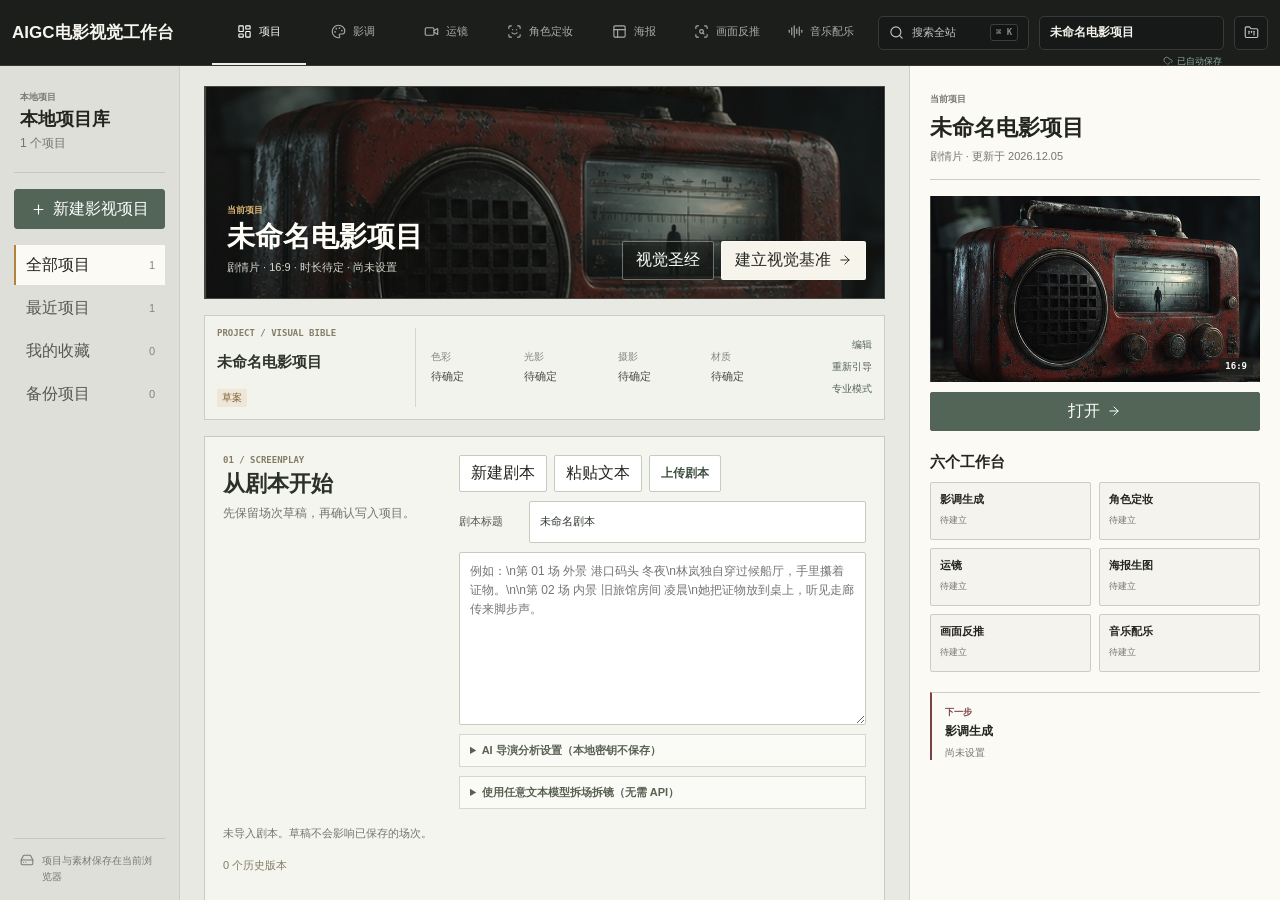
<file: app/index.html>
<!doctype html>
<html lang="zh-CN">
  <head>
    <meta charset="utf-8">
    <meta name="viewport" content="width=device-width, initial-scale=1">
    <title>AIGC电影提示词工作台</title>
    <link rel="icon" type="image/png" href="assets/tone-option2-reference-3.png">
    <link rel="stylesheet" href="style.css?v=20260714-cinematic-console">
    <link rel="stylesheet" href="look-studio.css?v=20260714-dense-workbench">
    <link rel="stylesheet" href="tone-option2.css?v=20260717-tone-library-colors-v3">
    <link rel="stylesheet" href="camera-option-a-seedance30-layout.css?v=20260811-v1">
    <link rel="stylesheet" href="casting-option-3.css?v=20260715-role-archive">
    <link rel="stylesheet" href="poster-three-column.css?v=20260720-poster-layer-delete-v25">
    <link rel="stylesheet" href="poster-compositor.css?v=20260720-poster-layer-delete-v25">
    <link rel="stylesheet" href="reverse-three-column.css?v=20260717-reverse-three-column-v1">
    <link rel="stylesheet" href="music-workspace.css?v=20260812-takeover-state-sync-v1">
    <link rel="stylesheet" href="project-dashboard.css?v=20260721-project-name-foundation-v3">
  <link rel="stylesheet" href="project-scenes.css?v=20260812-model-continuity-v1">
  </head>
  <body>
    <div class="cinema-atmosphere" aria-hidden="true">
      <span class="cinema-grain"></span>
      <span class="cinema-scanline"></span>
    </div>

    <header class="workspace-header workspace-commandbar">
      <div class="workspace-brand">
        <strong>AIGC电影视觉工作台</strong>
        <span>影调 · 镜头 · 角色 · 视觉物料</span>
      </div>
      <div class="mode-switch" role="tablist" aria-label="工作模式">
        <button id="project-mode-button" class="mode-button active" type="button" data-workspace="projects" role="tab" aria-selected="true" title="项目桌面">
          <i data-lucide="layout-dashboard" aria-hidden="true"></i><span>项目</span><small>项目管理</small>
        </button>
        <button class="mode-button" type="button" data-workspace="tone" role="tab" aria-selected="false" title="影调">
          <i data-lucide="palette" aria-hidden="true"></i><span>影调</span><small>LOOK</small>
        </button>
        <button class="mode-button" type="button" data-workspace="camera" role="tab" aria-selected="false" title="运镜">
          <i data-lucide="video" aria-hidden="true"></i><span>运镜</span><small>CAMERA</small>
        </button>
        <button class="mode-button" type="button" data-workspace="casting" role="tab" aria-selected="false" title="角色定妆">
          <i data-lucide="scan-face" aria-hidden="true"></i><span>角色定妆</span><small>CAST</small>
        </button>
        <button class="mode-button" type="button" data-workspace="poster" role="tab" aria-selected="false" title="海报">
          <i data-lucide="panels-top-left" aria-hidden="true"></i><span>海报</span><small>KEY ART</small>
        </button>
        <button class="mode-button" type="button" data-workspace="reverse" role="tab" aria-selected="false" title="画面反推">
          <i data-lucide="scan-search" aria-hidden="true"></i><span>画面反推</span><small>ANALYZE</small>
        </button>
        <button class="mode-button" type="button" data-workspace="music" role="tab" aria-selected="false" title="音乐配乐">
          <i data-lucide="audio-lines" aria-hidden="true"></i><span>音乐配乐</span><small>SCORE</small>
        </button>
      </div>
      <div class="command-context" aria-live="polite">
        <span id="workspace-section-code">LOOK DEVELOPMENT</span>
        <strong id="workspace-section-title">影调生成</strong>
        <div class="command-palette" aria-label="当前工作台色彩">
          <span class="palette-primary" title="主操作色"></span>
          <span class="palette-secondary" title="辅助光色"></span>
          <span class="palette-signal" title="信号强调色"></span>
        </div>
      </div>
      <div class="project-strip" aria-label="当前项目">
        <button id="command-center-open" type="button" class="command-trigger" aria-label="打开全局搜索" title="全局搜索 Command K">
          <i data-lucide="search" aria-hidden="true"></i><span>搜索全站</span><kbd>⌘ K</kbd>
        </button>
        <label>
          <span>当前项目</span>
          <input id="project-name" type="text" value="未命名电影项目" aria-label="当前项目名称">
        </label>
        <span id="project-save-status" class="project-save-status"><i data-lucide="cloud-check" aria-hidden="true"></i>已自动保存</span>
        <button id="project-center-open" type="button" class="button secondary"><i data-lucide="folder-kanban" aria-hidden="true"></i>项目中心</button>
      </div>
    </header>

    <div id="project-dialog" class="project-dialog" hidden>
      <div class="project-dialog-panel" role="dialog" aria-modal="true" aria-labelledby="project-dialog-title">
        <header>
          <div>
            <h2 id="project-dialog-title">项目中心</h2>
            <p>项目资料只保存在当前浏览器，可导出备份。</p>
          </div>
          <button id="project-center-close" type="button" class="icon-button" aria-label="关闭项目中心" title="关闭"><i data-lucide="x" aria-hidden="true"></i></button>
        </header>
        <div class="project-dialog-actions">
          <button id="project-new" type="button" class="button primary">新建项目</button>
          <button id="project-duplicate" type="button" class="button secondary">复制当前项目</button>
          <button id="project-export-package" type="button" class="button primary">导出完整项目包</button>
          <button id="project-export" type="button" class="button secondary">导出 JSON 备份</button>
          <label class="button secondary project-import-label" for="project-import">导入项目</label>
          <input id="project-import" type="file" accept="application/zip,.zip,.aigc-project.zip,application/json,.json" hidden>
        </div>
        <div id="project-list" class="project-list" aria-label="本地项目列表"></div>
      </div>
    </div>

    <div id="command-center" class="command-center" hidden>
      <div class="command-center-panel" role="dialog" aria-modal="true" aria-labelledby="command-center-title">
        <header class="command-center-search">
          <i data-lucide="search" aria-hidden="true"></i>
          <label for="command-center-input" id="command-center-title" class="sr-only">全局搜索</label>
          <input id="command-center-input" type="search" autocomplete="off" placeholder="搜索导演、影片、影调、场景或工作台">
          <kbd>ESC</kbd>
        </header>
        <div id="command-center-results" class="command-center-results" role="listbox"></div>
        <footer><span>↑↓ 选择</span><span>Enter 打开</span><span>支持影片名与提示词关键词</span></footer>
      </div>
    </div>

    <div id="workspace-toast" class="workspace-toast" role="status" aria-live="polite" hidden></div>

    <main id="project-workspace" class="project-dashboard workspace-view active" data-workspace-view="projects">
      <aside class="project-rail" aria-label="项目分类">
        <div class="project-library-status">
          <span>本地项目</span>
          <strong>本地项目库</strong>
          <small id="project-library-count">0 个项目</small>
        </div>
        <button id="project-dashboard-new" class="project-new-command" type="button"><i data-lucide="plus" aria-hidden="true"></i>新建影视项目</button>
        <nav id="project-category-nav" aria-label="项目筛选"></nav>
        <div class="project-rail-note"><i data-lucide="hard-drive" aria-hidden="true"></i><span>项目与素材保存在当前浏览器</span></div>
      </aside>

      <section id="project-center-column" class="project-center-column" aria-label="项目内容">
        <div class="project-center-tools">
          <label class="project-mobile-filter">项目分类
            <select id="project-category-select">
              <option value="all">全部项目</option><option value="recent">最近项目</option><option value="favorite">收藏项目</option><option value="backup">备份项目</option>
            </select>
          </label>
          <button id="project-detail-open" type="button" aria-controls="project-active-detail"><i data-lucide="panel-right-open" aria-hidden="true"></i>项目详情</button>
        </div>

        <section id="project-spotlight" class="project-spotlight" aria-label="当前影视项目"></section>

        <section id="project-visual-bible" class="project-visual-bible" aria-label="项目视觉圣经"></section>

        <section id="project-production-strip" class="project-production-strip" aria-label="项目场次制作进度"></section>

        <section id="project-screenplay-start" class="project-screenplay-start" aria-labelledby="project-screenplay-heading">
          <header><span>01 / SCREENPLAY</span><h2 id="project-screenplay-heading">从剧本开始</h2><p>先保留场次草稿，再确认写入项目。</p></header>
          <div class="project-screenplay-editor">
            <div class="project-screenplay-toolbar" role="toolbar" aria-label="剧本来源">
              <button id="project-screenplay-new" type="button">新建剧本</button>
              <button id="project-screenplay-paste" type="button">粘贴文本</button>
              <label class="project-screenplay-file-label">上传剧本<input id="project-screenplay-file" type="file" accept=".txt,.docx,text/plain,application/vnd.openxmlformats-officedocument.wordprocessingml.document"></label>
            </div>
            <label class="project-screenplay-title-field"><span>剧本标题</span><input id="project-screenplay-title" type="text" maxlength="100" placeholder="未命名剧本"></label>
            <textarea id="project-screenplay-input" rows="8" maxlength="60000" placeholder="例如：\n第 01 场 外景 港口码头 冬夜\n林岚独自穿过候船厅，手里攥着证物。\n\n第 02 场 内景 旧旅馆房间 凌晨\n她把证物放到桌上，听见走廊传来脚步声。"></textarea>
            <details class="project-ai-analysis-settings"><summary>AI 导演分析设置（本地密钥不保存）</summary><div><label>接口地址<input id="project-ai-endpoint" type="url" placeholder="填写模型服务地址（须含协议）"></label><label>模型名称<input id="project-ai-model" type="text" placeholder="填写你的文本模型名称"></label><label>API 密钥<input id="project-ai-key" type="password" autocomplete="off" placeholder="仅本次浏览器会话使用"></label></div></details>
            <details id="project-screenplay-external" class="project-ai-analysis-settings"><summary>使用任意文本模型拆场拆镜（无需 API）</summary><div class="project-external-analysis"><p>复制导演拆解模板，在任意文本模型完成分析后，将返回的 JSON 粘贴到这里。系统只会生成可审核草稿，不会直接覆盖你的正式分镜。</p><div class="project-external-analysis-actions"><button id="project-screenplay-copy-template" type="button">复制导演拆解模板</button><button id="project-screenplay-import-result" type="button">读取为待确认分镜</button></div><label>模型返回的 scenes JSON<textarea id="project-screenplay-external-result" rows="8" maxlength="120000" placeholder='粘贴 {"scenes":[...]}，支持 ```json 代码块。'></textarea></label></div></details>
          </div>
          <footer><p id="project-screenplay-meta">未导入剧本。草稿不会影响已保存的场次。</p><span id="project-screenplay-version">0 个历史版本</span><p id="project-screenplay-preview" aria-live="polite"></p><section id="project-screenplay-diff" class="project-screenplay-diff" aria-label="剧本重分析逐场确认" hidden></section><span id="project-screenplay-error" role="alert"></span><div class="project-screenplay-actions"><button id="project-screenplay-clear" type="button" hidden>移除已保存剧本</button><button id="project-screenplay-analyze" type="button">仅做本地格式识别</button><button id="project-screenplay-ai-analyze" type="button">AI 导演分析并拆分镜头</button><button id="project-screenplay-confirm" type="button" disabled>确认写入正式分镜</button></div></footer>
        </section>

        <section id="project-scene-workbench" class="project-scene-workbench" aria-label="场次剧本台">
          <aside class="project-scene-rail">
            <header><span>SCENE SHEET</span><h2>场次剧本台</h2><p>一场一张制作提示词单。</p></header>
            <div class="project-scene-rail-actions"><button id="project-scene-add" type="button">新增场次</button><button id="project-scene-build-eight" type="button">建立 8 场骨架</button></div>
            <nav id="project-scene-list" class="project-scene-list" aria-label="项目场次"></nav>
          </aside>
          <section id="project-scene-editor" class="project-scene-editor" aria-label="当前场次编辑"></section>
          <aside id="project-scene-prompt" class="project-scene-prompt" aria-label="当前镜头提示词"></aside>
        </section>
        <input id="project-character-reference-upload" class="visually-hidden" type="file" accept="image/jpeg,image/png,image/webp">
        <input id="project-location-reference-upload" class="visually-hidden" type="file" accept="image/jpeg,image/png,image/webp">

        <section class="project-section project-progress-section" aria-labelledby="project-stage-title">
          <header class="project-section-header"><div><span>制作进度</span><h2 id="project-stage-title">当前制作进度</h2></div><span id="project-stage-meta"></span></header>
          <div id="project-stage-list" class="project-stage-list"></div>
        </section>

        <section class="project-section project-library-section" aria-labelledby="project-recent-title">
          <header class="project-section-header project-library-header">
            <div><span>项目库</span><h2 id="project-recent-title">最近项目</h2></div>
            <div class="project-library-controls">
              <label class="project-search-field"><i data-lucide="search" aria-hidden="true"></i><span class="sr-only">搜索项目</span><input id="project-dashboard-search" type="search" placeholder="搜索项目"></label>
              <label><span class="sr-only">排序</span><select id="project-dashboard-sort"><option value="updated-desc">最近更新</option><option value="created-desc">最近创建</option><option value="name-asc">名称排序</option></select></label>
            </div>
          </header>
          <div id="project-card-list" class="project-card-list" role="listbox" aria-label="影视项目"></div>
        </section>
      </section>

      <aside id="project-active-detail" class="project-active-detail" role="dialog" aria-label="当前项目详情">
        <button id="project-detail-close" class="project-detail-close" type="button" aria-label="关闭项目详情"><i data-lucide="x" aria-hidden="true"></i></button>
        <div id="project-active-detail-content"></div>
      </aside>
    </main>

    <dialog id="project-onboarding-dialog" class="project-onboarding-dialog" aria-labelledby="project-onboarding-title">
      <form id="project-onboarding-form" method="dialog">
        <header><span>新建项目</span><h2 id="project-onboarding-title">建立影视项目</h2><p>先确定最基本的制作边界，随后进入六个创作工作台。</p></header>
        <label><span>项目名称</span><input id="project-onboarding-name" maxlength="60" required placeholder="例如：雾港来信"></label>
        <div class="project-onboarding-grid">
          <label><span>项目类型</span><select id="project-onboarding-type"><option value="drama">剧情片</option><option value="documentary">纪录片</option><option value="commercial">广告 / 宣传片</option><option value="animation">动画</option><option value="short">短片</option><option value="series">剧集</option></select></label>
          <label><span>画幅</span><select id="project-onboarding-aspect"><option value="16:9">16:9</option><option value="2.39:1">2.39:1</option><option value="1.85:1">1.85:1</option><option value="4:3">4:3</option><option value="9:16">9:16</option></select></label>
        </div>
        <div class="project-onboarding-grid project-duration-row">
          <label><span>预计时长</span><input id="project-onboarding-duration" type="number" min="1" step="1" placeholder="可稍后填写"></label>
          <label><span>单位</span><select id="project-onboarding-duration-unit"><option value="minutes">分钟</option><option value="seconds">秒</option></select></label>
        </div>
        <p id="project-onboarding-error" class="project-onboarding-error" role="alert"></p>
        <footer><button id="project-onboarding-import" type="button" class="button secondary"><i data-lucide="upload" aria-hidden="true"></i>导入备份</button><button id="project-onboarding-submit" type="submit" class="button primary">建立项目</button></footer>
      </form>
    </dialog>

    <dialog id="project-foundation-dialog" class="project-foundation-dialog" aria-labelledby="project-foundation-title">
      <div class="project-foundation-shell">
        <header class="project-foundation-header">
          <div><span>DIRECTOR START</span><h2 id="project-foundation-title">项目视觉启动台</h2><p>先定叙事边界，再锁定可继承的视觉基准。</p></div>
          <button id="foundation-close" type="button" class="icon-button" aria-label="关闭启动台" title="关闭启动台"><i data-lucide="x" aria-hidden="true"></i></button>
        </header>
        <ol class="foundation-progress" aria-label="启动步骤">
          <li data-foundation-progress="brief" class="active"><span>01</span>创作简报</li>
          <li data-foundation-progress="visual"><span>02</span>视觉基准</li>
          <li data-foundation-progress="route"><span>03</span>制作入口</li>
        </ol>
        <p id="foundation-error" class="foundation-error" role="alert"></p>
        <section data-foundation-step="brief" class="foundation-step active" aria-labelledby="foundation-brief-title">
          <header><span>01 / BRIEF</span><h3 id="foundation-brief-title">先说明你要拍什么</h3></header>
          <label class="foundation-field foundation-wide"><span>项目名称</span><input id="foundation-project-name" maxlength="60" placeholder="例如：雾港来信"></label>
          <label class="foundation-field foundation-wide"><span>故事一句话</span><textarea id="foundation-story" rows="3" maxlength="280" placeholder="例如：一名失踪调查员在雨夜港口发现同伴留下的证物。"></textarea></label>
          <div class="foundation-field-grid">
            <label class="foundation-field"><span>发布平台</span><select id="foundation-platform"><option value="film">电影 / AIGC 短片</option><option value="short-video">短视频</option><option value="social">社交内容</option><option value="pitch">提案样片</option></select></label>
            <label class="foundation-field"><span>时代</span><input id="foundation-era" maxlength="60" placeholder="例如：1990年代"></label>
            <label class="foundation-field"><span>地域</span><input id="foundation-region" maxlength="60" placeholder="例如：北方沿海城市"></label>
            <label class="foundation-field"><span>目标模型</span><input id="foundation-models" maxlength="120" placeholder="例如：Seedance, 即梦"></label>
          </div>
          <label class="foundation-field foundation-wide"><span>项目参考图</span><input id="foundation-reference-upload" type="file" accept="image/jpeg,image/png,image/webp" multiple><small>仅保存在当前浏览器，最多 12 张。</small></label>
          <div id="foundation-reference-list" class="foundation-reference-list" aria-label="项目参考图"></div>
        </section>
        <section data-foundation-step="visual" class="foundation-step" aria-labelledby="foundation-visual-title" hidden>
          <header><span>02 / VISUAL BIBLE</span><h3 id="foundation-visual-title">建立项目视觉基准</h3></header>
          <label class="foundation-field foundation-wide"><span>整体情绪</span><input id="foundation-mood" maxlength="80" placeholder="例如：压抑、克制、潮湿而缓慢的悬疑感"></label>
          <div class="foundation-field-grid">
            <label class="foundation-field"><span>色彩方向</span><textarea id="foundation-color" rows="4" maxlength="220" placeholder="主色、饱和度、冷暖关系"></textarea></label>
            <label class="foundation-field"><span>光影方向</span><textarea id="foundation-lighting" rows="4" maxlength="220" placeholder="主光方向、反差、空气感"></textarea></label>
            <label class="foundation-field"><span>摄影方向</span><textarea id="foundation-camera" rows="4" maxlength="220" placeholder="景别、焦段、机位与运动节奏"></textarea></label>
            <label class="foundation-field"><span>材质方向</span><textarea id="foundation-material" rows="4" maxlength="220" placeholder="胶片、颗粒、皮肤、空间纹理"></textarea></label>
          </div>
          <label class="foundation-field foundation-wide"><span>避免出现</span><textarea id="foundation-negatives" rows="3" maxlength="360" placeholder="一条一行，例如：不要过曝；不要塑料皮肤；不要赛博霓虹"></textarea></label>
        </section>
        <section data-foundation-step="route" class="foundation-step" aria-labelledby="foundation-route-title" hidden>
          <header><span>03 / ROUTE</span><h3 id="foundation-route-title">从哪里开始制作</h3></header>
          <div class="foundation-route-grid" role="radiogroup" aria-label="优先制作入口">
            <label><input type="radio" name="foundation-route" value="library"><span><b>资料检索</b><small>先浏览影调、导演与类型参考</small></span></label>
            <label><input type="radio" name="foundation-route" value="casting"><span><b>角色定妆</b><small>先建立人物身份与定妆提示词</small></span></label>
            <label><input type="radio" name="foundation-route" value="camera"><span><b>运镜</b><small>选择 15 秒或 30 秒运镜，规划角色表演与镜头调度</small></span></label>
            <label><input type="radio" name="foundation-route" value="poster"><span><b>海报主视觉</b><small>先输出封面、片名与宣传图</small></span></label>
            <label><input type="radio" name="foundation-route" value="music"><span><b>音乐配乐</b><small>先建立叙事音乐方向</small></span></label>
          </div>
        </section>
        <footer class="project-foundation-footer">
          <button id="foundation-professional" type="button" class="button secondary">进入专业模式</button>
          <span></span>
          <button id="foundation-back" type="button" class="button secondary">上一步</button>
          <button id="foundation-skip" type="button" class="button secondary">跳过引导</button>
          <button id="foundation-draft" type="button" class="button secondary">保存草案</button>
          <button id="foundation-next" type="button" class="button primary">下一步</button>
          <button id="foundation-lock" type="button" class="button primary" hidden>锁定视觉基准</button>
        </footer>
      </div>
    </dialog>

    <main id="tone-workspace" class="app-shell workspace-view" data-workspace-view="tone" hidden>
      <section class="project-context-strip" data-project-context="tone" aria-label="项目视觉基准" hidden></section>
      <section class="library-pane" aria-label="素材库">
        <header class="topbar">
          <div>
            <h1>影调库</h1>
            <p>导演 / 类型 / 高级影调 / 中国影视 / 场景</p>
          </div>
          <div class="pane-head-actions">
            <span id="count" class="count">0 条</span>
            <button id="tone-library-collapse" type="button" class="icon-button pane-collapse" aria-label="折叠素材库" title="折叠素材库"><i data-lucide="panel-left-close" aria-hidden="true"></i></button>
          </div>
        </header>

        <div class="search-row">
          <label class="field">
            <span>搜索</span>
            <input id="search" type="search" placeholder="王家卫 雨夜 / P001 / 山海情 / 权谋 / 老宅">
          </label>
        </div>

        <nav id="tabs" class="tabs" aria-label="分类"></nav>
        <div class="filter-row">
          <label class="field">
            <span>导演国家/地区</span>
            <select id="country-filter"></select>
          </label>
        </div>
        <div id="results" class="results" aria-label="搜索结果"></div>
      </section>

      <section class="look-preview-pane" aria-label="影调视觉监看">
        <header class="look-preview-toolbar">
          <div>
            <span>影调生成</span>
            <strong>影调筛选与参考</strong>
          </div>
          <div class="look-preview-actions">
            <button id="look-favorite" type="button" class="icon-button" aria-label="收藏当前影调" title="收藏当前影调"><i data-lucide="star" aria-hidden="true"></i></button>
            <button id="look-save-version" type="button" class="button secondary"><i data-lucide="bookmark-plus" aria-hidden="true"></i>保存版本</button>
          </div>
        </header>

        <div class="look-monitor" id="look-monitor">
          <img id="look-preview-image" src="assets/tone-option2-hero.png" alt="香港雨夜霓虹电影影调参考画面">
          <div class="look-monitor-grade" aria-hidden="true"></div>
          <div class="look-monitor-vignette" aria-hidden="true"></div>
          <div class="look-monitor-hud">
            <span id="look-monitor-id">NO LOOK SELECTED</span>
            <span>65MM · 2.39:1</span>
          </div>
          <div class="look-monitor-caption">
            <span id="look-monitor-category">等待选择</span>
            <strong id="look-monitor-name">从左侧选择一种影调</strong>
            <p id="look-monitor-summary">这里会集中显示色彩倾向、光影关系、参考影片与提示词状态。</p>
          </div>
        </div>

        <div class="look-compare-strip" aria-label="影调快速对比">
          <div class="look-compare-head"><span>QUICK LOOKS</span><small>同一画面快速比较</small></div>
          <div class="look-compare-frames">
            <figure class="look-compare-frame is-primary">
              <img src="assets/cinematic-control-room.jpg" alt="当前主影调预览">
              <figcaption><b>A</b><span>主方案</span><small>PRIMARY</small></figcaption>
            </figure>
            <figure class="look-compare-frame is-muted">
              <img src="assets/cinematic-control-room.jpg" alt="低饱和影调预览">
              <figcaption><b>B</b><span>低饱和</span><small>MUTED</small></figcaption>
            </figure>
            <figure class="look-compare-frame is-contrast">
              <img src="assets/cinematic-control-room.jpg" alt="高反差影调预览">
              <figcaption><b>C</b><span>高反差</span><small>CONTRAST</small></figcaption>
            </figure>
          </div>
        </div>

        <div class="look-analysis" aria-label="影调视觉参数">
          <div class="look-palette-block">
            <span>主色板</span>
            <div id="look-palette" class="look-palette" aria-label="当前影调色板"></div>
          </div>
          <div class="look-meter-grid">
            <div><span>明暗</span><strong id="look-meter-exposure">中低调</strong></div>
            <div><span>反差</span><strong id="look-meter-contrast">电影级</strong></div>
            <div><span>色温</span><strong id="look-meter-temperature">冷暖平衡</strong></div>
          </div>
        </div>

        <div class="look-dna-grid" aria-label="影调DNA">
          <div><span>LIGHT</span><strong id="look-dna-light">等待选择光影</strong></div>
          <div><span>CAMERA</span><strong id="look-dna-camera">等待选择镜头</strong></div>
          <div><span>TEXTURE</span><strong id="look-dna-texture">等待选择材质</strong></div>
          <div><span>USE CASE</span><strong id="look-dna-use">等待选择适用场景</strong></div>
        </div>

        <div class="look-reference-panel">
          <div class="look-section-head"><span>参考影片</span><small id="look-reference-count">0 部</small></div>
          <div id="look-reference-films" class="look-reference-films"><span class="look-empty">选择影调后显示</span></div>
        </div>

        <div class="look-version-panel">
          <div class="look-section-head">
            <span>版本与收藏</span>
            <button id="look-favorites-filter" type="button" class="text-button"><i data-lucide="star" aria-hidden="true"></i>只看收藏</button>
          </div>
          <div id="look-version-list" class="look-version-list"><span class="look-empty">保存后可比较不同提示词方案</span></div>
        </div>
      </section>

      <section class="composer-pane" aria-label="提示词组合">
        <header class="composer-heading">
          <div>
            <h1>影调生成器</h1>
            <p>组合主体、情绪与影调规则</p>
          </div>
          <button id="tone-history-toggle" type="button" class="button secondary" aria-expanded="false"><i data-lucide="history" aria-hidden="true"></i>历史记录</button>
        </header>
        <div class="toolbar">
          <button id="tone-composer-collapse" type="button" class="icon-button pane-collapse" aria-label="折叠参数面板" title="折叠参数面板"><i data-lucide="panel-right-close" aria-hidden="true"></i></button>
          <button id="random" type="button" class="button secondary">随机组合</button>
          <button id="clear" type="button" class="button secondary">清空</button>
          <button id="copy" type="button" class="button primary">复制</button>
        </div>

        <div class="transfer-row" aria-label="发送当前影调">
          <span>发送当前影调</span>
          <button id="tone-send-camera" type="button" class="button secondary">到运镜</button>
          <button id="tone-send-poster" type="button" class="button secondary">到海报生图</button>
        </div>
        <p id="tone-validation" class="validation-message"></p>

        <label class="field subject-field">
          <span>主体</span>
          <input id="subject" type="text" placeholder="场景、人物、动作">
        </label>

        <div class="field tone-selection-field">
          <div class="tone-selection-head">
            <span>影调选择</span>
            <label class="toggle-control" for="tone-blend-toggle">
              <input id="tone-blend-toggle" type="checkbox">
              <span class="toggle-track" aria-hidden="true"><span></span></span>
              <span>双影调混合</span>
            </label>
          </div>
          <div id="selected" class="selected-list"></div>
        </div>

        <label class="field mood-field">
          <span>情绪</span>
          <input id="mood" type="text" placeholder="孤独、危险、怀旧">
        </label>

        <div id="mood-list" class="pill-list" aria-label="情绪快捷选择"></div>

        <label class="field extra-field">
          <span>补充</span>
          <input id="extra" type="text" placeholder="真实电影摄影，宽银幕构图">
        </label>

        <div class="field negative-field">
          <span>负面</span>
          <div id="negatives" class="negative-grid"></div>
        </div>

        <label class="field output-field">
          <span>结果</span>
          <textarea id="output" rows="11" spellcheck="false"></textarea>
        </label>
      </section>
    </main>

    <main id="casting-workspace" class="casting-shell workspace-view" data-workspace-view="casting" hidden>
      <section class="project-context-strip" data-project-context="casting" aria-label="项目视觉基准" hidden></section>
      <aside class="casting-archive" aria-label="角色档案">
        <header class="casting-archive-head">
          <div><h1>角色档案</h1><p>角色资料 / 图片样板 / 提示词模板</p></div>
          <button type="button" class="icon-button" title="新建角色" aria-label="新建角色"><i data-lucide="user-plus" aria-hidden="true"></i></button>
        </header>

        <section class="casting-roster" aria-labelledby="casting-roster-title">
          <div class="casting-section-head"><strong id="casting-roster-title">项目角色</strong><span>5</span></div>
          <div class="casting-roster-list">
            <button type="button" class="casting-roster-item active">
              <span class="casting-roster-placeholder">01</span>
              <img id="casting-roster-current-image" alt="林岚角色身份缩略图" hidden>
              <span><b id="casting-roster-current-id">CHAR-001</b><strong id="casting-roster-current-role">林岚 / 刑警队法医</strong><small id="casting-roster-current-status">三视图参考</small></span>
            </button>
            <button type="button" class="casting-roster-item" disabled><span class="casting-roster-placeholder">02</span><span><b>CHAR-002</b><strong>周峥 / 刑警队队长</strong><small>待建立身份母版</small></span></button>
            <button type="button" class="casting-roster-item" disabled><span class="casting-roster-placeholder">03</span><span><b>CHAR-003</b><strong>陈默 / 痕检技术员</strong><small>待建立身份母版</small></span></button>
            <button type="button" class="casting-roster-item" disabled><span class="casting-roster-placeholder">04</span><span><b>CHAR-004</b><strong>苏婉 / 法医助理</strong><small>待建立身份母版</small></span></button>
            <button type="button" class="casting-roster-item" disabled><span class="casting-roster-placeholder">05</span><span><b>CHAR-005</b><strong>刘洋 / 现场勘查员</strong><small>待建立身份母版</small></span></button>
          </div>
        </section>

        <section class="casting-archive-control">
          <span class="section-label">角色建立方式</span>
          <div class="segmented casting-source-switch" aria-label="角色建立方式">
            <button type="button" class="segment active" data-casting-source="reference" aria-pressed="true">有参考图</button>
            <button type="button" class="segment" data-casting-source="text" aria-pressed="false">文字新建角色</button>
          </div>
        </section>

        <section class="casting-archive-control">
          <span class="section-label">图片样板</span>
          <div class="segmented casting-layout-switch" aria-label="角色图片样板">
            <button type="button" class="segment" data-casting-layout="single" aria-pressed="false">单视图</button>
            <button type="button" class="segment active" data-casting-layout="three" aria-pressed="true">三视图</button>
            <button type="button" class="segment" data-casting-layout="four" aria-pressed="false">四视图</button>
            <button type="button" class="segment" data-casting-layout="identity" aria-pressed="false">身份资料板</button>
          </div>
          <div id="casting-layout-preview" class="casting-board-preview" aria-label="版式比例预览"></div>
        </section>
      </aside>

      <section id="casting-stage" class="casting-stage" aria-label="角色视觉参考与提示词模板">
        <header class="casting-stage-head">
          <div><span id="casting-stage-id">CHAR-001</span><h1 id="casting-stage-title">林岚 / 刑警队法医</h1></div>
          <span id="casting-stage-status" class="casting-stage-status">三视图参考</span>
        </header>

        <figure class="casting-identity-board">
          <input id="casting-reference-file" class="visually-hidden" type="file" accept="image/jpeg,image/png,image/webp">
          <img id="casting-template-sample" src="assets/casting-template-three.png?v=20260811-young-woman-v1" alt="三视图角色图片样板">
          <div id="casting-reference-layer" class="casting-reference-layer">
            <span>当前人物参考图</span>
            <img id="casting-identity-board-image" alt="" hidden>
            <div id="casting-upload-empty" class="casting-upload-empty">
              <i data-lucide="image-up" aria-hidden="true"></i>
              <strong>添加人物参考图</strong>
              <span>JPG、PNG、WebP，单张不超过 15MB</span>
              <button id="casting-select-image" type="button" class="button primary">选择参考图</button>
            </div>
            <p id="casting-upload-error" class="casting-upload-error" role="alert" hidden></p>
            <div id="casting-asset-meta" class="casting-asset-meta" hidden>
              <span id="casting-asset-summary"></span>
              <button id="casting-replace-image" type="button" class="icon-button" title="替换参考图" aria-label="替换参考图"><i data-lucide="replace" aria-hidden="true"></i></button>
              <button id="casting-remove-image" type="button" class="icon-button" title="删除参考图" aria-label="删除参考图"><i data-lucide="trash-2" aria-hidden="true"></i></button>
            </div>
          </div>
          <figcaption id="casting-template-caption">
            <span>正脸特写</span><span>45° 半身</span><span>正面全身</span>
          </figcaption>
        </figure>

        <section class="casting-template-guide" aria-labelledby="casting-template-title">
          <header>
            <div><span>VISUAL TEMPLATE</span><h2 id="casting-template-title">三视图样板</h2></div>
            <small id="casting-template-stage-label">角色定妆与比例确认</small>
          </header>
          <div class="casting-template-guide-grid">
            <article><span>用途</span><p id="casting-template-purpose"></p></article>
            <article><span>构图组成</span><p id="casting-template-composition"></p></article>
            <article><span>使用阶段</span><p id="casting-template-stage"></p></article>
          </div>
        </section>
        <div class="casting-version-compat" aria-hidden="true" hidden>
          <span id="casting-version-count"></span>
          <button id="casting-save-version" type="button"></button>
          <div id="casting-version-strip"></div>
        </div>
      </section>

      <section class="casting-inspector" aria-label="角色视觉资料与提示词模板">
        <header class="casting-inspector-head">
          <div><span>身份一致性</span><strong id="casting-status-value">三视图参考</strong></div>
          <button id="casting-example" type="button" class="button secondary"><i data-lucide="wand-sparkles" aria-hidden="true"></i>载入示例</button>
        </header>

        <div class="casting-inspector-scroll">
          <div class="casting-checklist" aria-label="母版锁定检查">
            <span data-casting-check="role">角色</span><span data-casting-check="age">年龄</span><span data-casting-check="body">体型</span><span data-casting-check="face">脸部</span><span data-casting-check="hair">发型</span><span data-casting-check="costume">服装</span>
          </div>
          <p id="casting-validation" class="validation-message"></p>

          <details class="casting-inspector-group" open>
            <summary>角色信息</summary>
            <div class="casting-fields">
              <label class="field"><span>角色编号</span><input id="casting-id" type="text" value="CHAR-001" placeholder="CHAR-001"></label>
              <label class="field"><span>角色姓名 / 身份</span><input id="casting-role" type="text" placeholder="林岚，刑警队法医"></label>
              <label class="field"><span>年龄与性别</span><input id="casting-age" type="text" placeholder="38岁，中国女性"></label>
              <label class="field"><span>体型与身材比例</span><input id="casting-body" type="text" placeholder="168cm，肩背挺直，匀称偏瘦，四肢比例自然"></label>
              <label class="field field-span-2"><span>脸部身份锚点</span><textarea id="casting-face" rows="3" placeholder="填写脸宽、脸颊、下巴、发际线、眼距、眉形、鼻形、嘴唇与耳朵"></textarea></label>
              <label class="field"><span>发型与发色</span><input id="casting-hair" type="text" placeholder="黑色齐肩直发，右侧分缝，少量碎发"></label>
              <label class="field"><span>服装与鞋履</span><input id="casting-costume" type="text" placeholder="深灰风衣、白衬衫、黑色直筒裤、低跟皮鞋"></label>
              <label class="field field-span-2"><span>固定身份特征与道具</span><input id="casting-traits" type="text" placeholder="左眉尾浅疤、银色腕表、法医证件"></label>
            </div>
          </details>

          <details class="casting-inspector-group" id="casting-identity-details">
            <summary>身份资料板内容</summary>
            <div class="casting-fields">
              <label class="field field-span-2"><span>服装层级与材质</span><textarea id="casting-wardrobe" rows="2" placeholder="内层、外套、下装、鞋履、面料、颜色、磨损与穿着状态"></textarea></label>
              <label class="field field-span-2"><span>固定道具与佩戴位置</span><textarea id="casting-props" rows="2" placeholder="道具名称、材质、尺寸、使用痕迹、佩戴或携带位置"></textarea></label>
              <label class="field"><span>常态表情</span><input id="casting-neutral-expression" type="text" placeholder="克制中性，眼神专注，下颌轻微收紧"></label>
              <label class="field"><span>情绪表情组</span><input id="casting-expression-set" type="text" placeholder="警觉、轻微担忧、压抑愤怒、坚定"></label>
              <label class="field"><span>标志性动作</span><input id="casting-signature-action" type="text" placeholder="俯身观察证物、整理手套、快速记录"></label>
              <label class="field"><span>常用站姿与身体状态</span><input id="casting-stance" type="text" placeholder="肩背挺直、重心稳定、动作克制、职业警觉"></label>
            </div>
          </details>

          <details class="casting-inspector-group">
            <summary>年代与类型</summary>
            <div class="casting-fields">
              <label class="field"><span>视觉媒介</span><select id="casting-medium"><option value="live">真人写实电影</option><option value="animation-2d">电影级二维手绘动画</option><option value="animation-3d">电影级三维动画</option><option value="disney-2d">迪士尼经典二维动画</option><option value="pixar-3d">皮克斯式三维动画</option><option value="ghibli">吉卜力 / 宫崎骏手绘动画</option><option value="dreamworks">梦工厂式三维动画</option><option value="comic-hybrid">漫画混合动画</option><option value="anime-realistic">写实系日式动画</option><option value="animation-chinese">中国东方动画</option><option value="stop-motion">定格动画</option></select></label>
              <label class="field"><span>故事年代</span><select id="casting-era"><option value="contemporary">当代现实</option><option value="future">近未来</option><option value="1990s">1990年代</option><option value="1980s">1980年代</option><option value="1960s">1960年代</option><option value="1940s">1940年代</option><option value="republican">中国民国时期</option><option value="qing">中国清代</option><option value="ming">中国明代</option><option value="song">中国宋代</option><option value="tang">中国唐代</option><option value="victorian">欧洲维多利亚时代</option><option value="medieval">欧洲中世纪</option><option value="ancient">架空古代</option></select></label>
              <label class="field"><span>影片类型</span><select id="casting-genre"><option value="realism">现实主义</option><option value="crime">黑色犯罪</option><option value="suspense">悬疑心理</option><option value="romance">爱情文艺</option><option value="comedy">喜剧</option><option value="horror">恐怖惊悚</option><option value="scifi">硬核科幻</option><option value="cyberpunk">赛博朋克</option><option value="war">战争军事</option><option value="wuxia">武侠江湖</option><option value="court">历史宫廷</option><option value="western">西部荒漠</option><option value="fantasy">史诗奇幻</option><option value="youth">青春成长</option></select></label>
              <label class="field"><span>类型影调</span><select id="casting-tone"></select></label>
            </div>
          </details>

          <details class="casting-inspector-group">
            <summary>皮肤与光照</summary>
            <div class="casting-fields">
              <label class="field"><span>皮肤状态</span><select id="casting-skin"><option value="dry">干燥低反光真实皮肤</option><option value="neutral">中性自然真实皮肤</option><option value="weathered">风吹日晒粗粝皮肤</option><option value="mature">成熟年龄纹理皮肤</option></select></label>
              <label class="field"><span>白棚光影</span><select id="casting-lighting"><option value="soft">双层柔光标准定妆</option><option value="neutral">中性日光高还原</option><option value="warm">轻暖肤色定妆</option><option value="cool">轻冷克制定妆</option><option value="sculpted">柔和轮廓塑形</option></select></label>
              <label class="field"><span>画面比例</span><select id="casting-ratio"><option value="4:5">4:5 竖向肖像</option><option value="3:4">3:4 竖向肖像</option><option value="16:9" selected>16:9 横向角色板</option><option value="3:2">3:2 摄影横幅</option><option value="4:3">4:3 标准横幅</option></select></label>
            </div>
          </details>

          <details class="casting-inspector-group">
            <summary>参考图保留策略</summary>
            <div class="casting-fields">
              <label class="field"><span>保留范围</span><select id="casting-reference"><option value="preserve-all">保留人物、发型、服装与配饰</option><option value="preserve-identity">保留人物和发型，按填写内容换装</option><option value="face-only">只锁脸，按文字重建体型与服装</option></select></label>
              <label class="field field-span-2" id="casting-reference-notes-field"><span>参考图补充说明</span><textarea id="casting-reference-notes" rows="3" placeholder="严格保留脸、年龄、发型、服装与固定道具；未展示区域保守补全"></textarea></label>
            </div>
          </details>

          <label class="field casting-output-field">
            <span>角色视觉提示词模板</span>
            <textarea id="casting-output" rows="16" spellcheck="false"></textarea>
          </label>
          <div class="casting-file-row"><span>建议文件名</span><code id="casting-filename">CHAR-001_角色名_白底三视图_v001_LOCKED.png</code></div>
        </div>

        <footer class="casting-inspector-footer">
          <div class="casting-primary-actions"><button id="casting-clear" type="button" class="button secondary">清空</button><button id="casting-copy" type="button" class="button primary">复制提示词</button></div>
          <div class="transfer-row" aria-label="发送当前角色"><button id="casting-send-camera" type="button" class="button secondary"><i data-lucide="video" aria-hidden="true"></i>到运镜</button><button id="casting-send-poster" type="button" class="button secondary"><i data-lucide="panels-top-left" aria-hidden="true"></i>到海报生图</button></div>
        </footer>
      </section>
    </main>

    <main id="poster-workspace" class="poster-shell poster-production-shell workspace-view" data-workspace-view="poster" hidden>
      <section class="project-context-strip" data-project-context="poster" aria-label="项目视觉基准" hidden></section>
      <section class="poster-template-panel" aria-label="海报视觉模板库">
        <header class="poster-panel-header">
          <div>
            <span class="poster-kicker">KEY ART LIBRARY</span>
            <h1>海报视觉模板</h1>
          </div>
          <span id="poster-template-count" class="poster-panel-count">09</span>
        </header>

        <div id="poster-library-view" class="poster-library-view-switch" role="tablist" aria-label="海报模板类型">
          <button type="button" class="active" data-poster-library-view="composition" role="tab" aria-selected="true" aria-controls="poster-composition-library">构图模板</button>
          <button type="button" data-poster-library-view="title" role="tab" aria-selected="false" aria-controls="poster-title-library">可编辑字体</button>
          <button type="button" data-poster-library-view="title-mark" role="tab" aria-selected="false" aria-controls="poster-title-mark-library">AI字标生成</button>
        </div>

        <div id="poster-composition-library" class="poster-library-pane" role="tabpanel">
          <div class="poster-purpose-tabs" role="group" aria-label="海报用途分类">
            <button type="button" class="active" data-poster-purpose-group="film" aria-pressed="true">电影海报</button>
            <button type="button" data-poster-purpose-group="social" aria-pressed="false">自媒体</button>
            <button type="button" data-poster-purpose-group="product" aria-pressed="false">商品图</button>
          </div>

          <label class="field poster-purpose-field">
            <span>具体成品用途</span>
            <select id="poster-purpose">
              <option value="film">电影正式海报</option>
              <option value="series">剧集 / 短剧海报</option>
              <option value="streaming">视频平台横版封面</option>
              <option value="social">自媒体内容封面</option>
              <option value="product">商品主视觉图</option>
              <option value="event">活动与品牌主视觉</option>
            </select>
          </label>

          <div id="poster-template-list" class="poster-template-list" role="listbox" aria-label="构图模板"></div>
          <label class="poster-native-control" aria-hidden="true">
            <span>当前构图</span>
            <select id="poster-composition" tabindex="-1"></select>
          </label>
        </div>

        <div id="poster-title-library" class="poster-library-pane poster-title-library" role="tabpanel" hidden>
          <div id="poster-title-filters" class="poster-title-filters">
            <div class="poster-title-filter-row" role="group" aria-label="标题字类型">
              <button type="button" class="active" data-poster-title-category="all" aria-pressed="true">全部</button>
              <button type="button" data-poster-title-category="modern" aria-pressed="false">现代</button>
              <button type="button" data-poster-title-category="eastern" aria-pressed="false">历史东方</button>
              <button type="button" data-poster-title-category="crime" aria-pressed="false">悬疑犯罪</button>
              <button type="button" data-poster-title-category="scifi" aria-pressed="false">科幻</button>
              <button type="button" data-poster-title-category="literary" aria-pressed="false">文艺</button>
              <button type="button" data-poster-title-category="playful" aria-pressed="false">喜剧动画</button>
            </div>
            <div class="poster-title-filter-row poster-title-language-row" role="group" aria-label="标题语言">
              <button type="button" data-poster-title-language="cn" aria-pressed="false">中文主标题</button>
              <button type="button" data-poster-title-language="en" aria-pressed="false">英文主标题</button>
              <button type="button" class="active" data-poster-title-language="bilingual" aria-pressed="true">中英双语</button>
            </div>
          </div>
          <div id="poster-title-template-list" class="poster-title-template-list" role="listbox" aria-label="标题字模板"></div>
        </div>

        <div id="poster-title-mark-library" class="poster-library-pane poster-title-mark-library" role="tabpanel" hidden>
          <div class="poster-title-mark-toolbar">
            <label for="poster-title-mark-query">
              <span>搜索片名字标</span>
              <input id="poster-title-mark-query" type="search" maxlength="80" autocomplete="off" placeholder="片名、类型、材质或造字方法">
            </label>
            <button id="poster-title-mark-clear-query" type="button" title="清除搜索" aria-label="清除片名字标搜索">×</button>
            <button id="poster-title-mark-favorites-only" type="button" aria-pressed="false" title="仅显示已收藏字标">★ <span>收藏</span></button>
          </div>
          <div id="poster-title-mark-filters" class="poster-title-mark-filters" role="group" aria-label="片名字标类型">
            <button type="button" class="active" data-poster-title-mark-category="all" aria-pressed="true">全部</button>
            <button type="button" data-poster-title-mark-category="eastern" aria-pressed="false">东方</button>
            <button type="button" data-poster-title-mark-category="commercial" aria-pressed="false">商业</button>
            <button type="button" data-poster-title-mark-category="crime" aria-pressed="false">悬疑</button>
            <button type="button" data-poster-title-mark-category="scifi" aria-pressed="false">科幻</button>
            <button type="button" data-poster-title-mark-category="retro" aria-pressed="false">年代</button>
            <button type="button" data-poster-title-mark-category="epic" aria-pressed="false">史诗</button>
            <button type="button" data-poster-title-mark-category="literary" aria-pressed="false">文艺</button>
            <button type="button" data-poster-title-mark-category="romance" aria-pressed="false">爱情</button>
            <button type="button" data-poster-title-mark-category="comedy" aria-pressed="false">喜剧</button>
            <button type="button" data-poster-title-mark-category="horror" aria-pressed="false">恐怖</button>
            <button type="button" data-poster-title-mark-category="fantasy" aria-pressed="false">奇幻</button>
            <button type="button" data-poster-title-mark-category="minimal" aria-pressed="false">极简</button>
          </div>
          <div id="poster-title-mark-template-list" class="poster-title-mark-template-list" role="listbox" aria-label="AI片名字标模板"></div>
          <div id="poster-title-mark-empty" class="poster-title-mark-empty" role="status" hidden>
            <strong>没有符合条件的字标</strong>
            <span>换一个关键词或关闭“仅看收藏”</span>
          </div>
        </div>
      </section>

      <div class="poster-column-resizer" data-poster-resizer="left" role="separator" tabindex="0" aria-label="调整模板库宽度" aria-orientation="vertical" aria-valuemin="280" aria-valuemax="430" aria-valuenow="320"></div>

      <section class="poster-monitor-panel" aria-label="海报构图监看">
        <header class="poster-monitor-header">
          <div>
            <span class="poster-kicker">COMPOSITION MONITOR</span>
            <h2 id="poster-monitor-title">人物大脸主视觉</h2>
            <p id="poster-monitor-context">电影海报 · 悬疑 / 人物 / 剧情</p>
          </div>
          <span id="poster-format-badge" class="poster-ratio-badge">2:3</span>
        </header>

        <div id="poster-ratio-switch" class="poster-ratio-switch" role="group" aria-label="海报画幅比例">
          <button type="button" data-poster-ratio="2:3" aria-pressed="true">2:3</button>
          <button type="button" data-poster-ratio="4:5" aria-pressed="false">4:5</button>
          <button type="button" data-poster-ratio="9:16" aria-pressed="false">9:16</button>
          <button type="button" data-poster-ratio="16:9" aria-pressed="false">16:9</button>
          <button type="button" data-poster-ratio="3:2" aria-pressed="false">3:2</button>
          <button type="button" data-poster-ratio="1:1" aria-pressed="false">1:1</button>
        </div>
        <label class="poster-native-control" aria-hidden="true">
          <span>画面比例</span>
          <select id="poster-ratio" tabindex="-1">
            <option value="2:3">2:3 竖版电影海报</option>
            <option value="16:9">16:9 横版视频封面</option>
            <option value="4:5">4:5 社交媒体竖图</option>
            <option value="1:1">1:1 方形封面</option>
            <option value="9:16">9:16 手机竖屏海报</option>
            <option value="3:2">3:2 横向商品图</option>
          </select>
        </label>

        <div class="poster-compositor-toolbar" aria-label="海报画布工具">
          <input id="poster-source-upload" type="file" accept="image/jpeg,image/png,image/webp" hidden>
          <button id="poster-source-replace" type="button" class="poster-tool-primary"><i data-lucide="image-up" aria-hidden="true"></i><span>上传海报</span></button>
          <button id="poster-source-remove" type="button" title="移除当前海报" aria-label="移除当前海报" disabled><i data-lucide="trash-2" aria-hidden="true"></i></button>
          <button id="poster-view-fit" type="button" title="适应窗口"><i data-lucide="scan" aria-hidden="true"></i><span>适应</span></button>
          <button id="poster-view-100" type="button" title="按原始像素查看"><i data-lucide="maximize" aria-hidden="true"></i><span>100%</span></button>
          <button id="poster-guides-toggle" type="button" aria-pressed="true" title="显示或隐藏安全区"><i data-lucide="grid-2x2" aria-hidden="true"></i><span>辅助线</span></button>
          <span class="poster-tool-spacer"></span>
          <button id="poster-undo" type="button" title="撤销" aria-label="撤销画布操作" disabled><i data-lucide="undo-2" aria-hidden="true"></i></button>
          <button id="poster-redo" type="button" title="重做" aria-label="重做画布操作" disabled><i data-lucide="redo-2" aria-hidden="true"></i></button>
        </div>

        <div id="poster-preview" class="poster-preview poster-monitor-stage" aria-label="海报构图预览">
          <div id="poster-monitor-canvas" class="poster-monitor-canvas"></div>
          <div id="poster-compositor-stage" class="poster-compositor-stage" hidden>
            <div id="poster-canvas-layer-switcher" class="poster-canvas-layer-switcher" role="group" aria-label="监视器图层选择">
              <button id="poster-canvas-layer-cn" type="button" data-poster-canvas-layer="title-cn" aria-pressed="true"><span>中</span>中文片名</button>
              <button id="poster-canvas-layer-en" type="button" data-poster-canvas-layer="title-en" aria-pressed="false"><span>EN</span>English</button>
              <button id="poster-canvas-layer-image" type="button" data-poster-canvas-layer="title-image" aria-pressed="false"><span>PNG</span>字标</button>
            </div>
            <div id="poster-compositor-canvas-wrap" class="poster-compositor-canvas-wrap">
              <canvas id="poster-compositor-canvas" aria-label="可编辑海报合成画布"></canvas>
              <div class="poster-compositor-guides" aria-hidden="true"><span></span><span></span><i></i></div>
            </div>
          </div>
          <label id="poster-compositor-empty" class="poster-compositor-empty" for="poster-source-upload">
            <i data-lucide="image-plus" aria-hidden="true"></i>
            <strong>上传自己的海报开始合成</strong>
            <span>JPG / PNG / WebP，图片只保存在当前浏览器</span>
          </label>
        </div>

        <div class="poster-compositor-statusbar" aria-live="polite">
          <span id="poster-source-status">示例画面 · 尚未上传海报</span>
          <span id="poster-layer-status">当前图层：中文片名</span>
          <span id="poster-export-summary">上传后按原图尺寸导出</span>
        </div>

        <div id="poster-template-summary" class="poster-template-summary" aria-live="polite">
          <article>
            <span>视觉意图</span>
            <strong id="poster-intent">用眼神和面部微表情建立视觉中心</strong>
          </article>
          <article>
            <span>主体占比</span>
            <strong id="poster-subject-ratio">人物占画面 55%–70%</strong>
          </article>
          <article>
            <span>排版风险</span>
            <strong id="poster-type-risk">标题避开眼睛和面部高光</strong>
          </article>
        </div>
      </section>

      <div class="poster-column-resizer" data-poster-resizer="right" role="separator" tabindex="0" aria-label="调整参数栏宽度" aria-orientation="vertical" aria-valuemin="420" aria-valuemax="620" aria-valuenow="500"></div>

      <section class="poster-parameter-panel" aria-label="海报参数与提示词">
        <div class="poster-toolbar">
          <div class="poster-status">
            <span>输出状态</span>
            <strong id="poster-status-value">POSTER KEY ART</strong>
          </div>
          <button id="poster-example" type="button" class="button secondary" title="载入海报示例">示例</button>
          <button id="poster-clear" type="button" class="button secondary" title="清空海报设置">清空</button>
          <button id="poster-copy" type="button" class="button primary">复制提示词</button>
        </div>

        <div class="poster-source-block">
          <span class="section-label">主体建立方式</span>
          <div id="poster-source-switch" class="segmented poster-source-switch" aria-label="主体建立方式">
            <button type="button" class="segment active" data-poster-source="reference">有参考图</button>
            <button type="button" class="segment" data-poster-source="text">纯文字新建</button>
          </div>
          <p id="poster-source-note" class="poster-source-note">使用上传的角色图、商品图或构图图，锁定需要保留的内容。</p>
        </div>

        <div class="poster-parameter-scroll">
          <details class="poster-parameter-group" data-poster-group="subject" open>
            <summary><span>01</span><strong>主体</strong><small>人物、商品与视觉焦点</small></summary>
            <div class="poster-group-fields poster-fields">
              <label class="field">
                <span>影片 / 内容类型</span>
                <select id="poster-genre">
                  <option value="drama">剧情现实</option><option value="crime">犯罪黑色</option><option value="suspense">悬疑推理</option><option value="horror">恐怖惊悚</option><option value="action">动作枪战</option><option value="scifi">科幻未来</option><option value="fantasy">史诗奇幻</option><option value="war">战争历史</option><option value="wuxia">武侠东方</option><option value="romance">爱情文艺</option><option value="comedy">喜剧</option><option value="youth">青春成长</option><option value="animation">动画电影</option><option value="documentary">纪录片</option><option value="commercial">商业产品</option>
                </select>
              </label>
              <label class="field">
                <span>视觉重点</span>
                <select id="poster-focus">
                  <option value="face">人物脸与眼神</option><option value="silhouette">人物轮廓与姿态</option><option value="environment">宏大环境与尺度</option><option value="object">关键物件与符号</option><option value="product">商品外形与材质</option>
                </select>
              </label>
              <label class="field field-span-2">
                <span>主视觉主体</span>
                <textarea id="poster-subject" rows="3" placeholder="一个女人站在被海雾吞没的旧码头，背后是巨大失事客轮轮廓"></textarea>
              </label>
              <label class="field field-span-2">
                <span>参考图使用</span>
                <select id="poster-reference">
                  <option value="character">上传角色图，严格锁人物</option><option value="product">上传商品图，严格锁产品</option><option value="style">上传图片，只参考构图影调</option>
                </select>
              </label>
            </div>
          </details>

          <details class="poster-parameter-group" data-poster-group="scene" open>
            <summary><span>02</span><strong>场景</strong><small>时代、空间与关键元素</small></summary>
            <div class="poster-group-fields poster-fields">
              <label class="field field-span-2">
                <span>环境、时代与关键元素</span>
                <textarea id="poster-environment" rows="3" placeholder="1990年代北方港口，冬夜，铁锈、海雾、冷白探照灯、红色救生圈"></textarea>
              </label>
            </div>
          </details>

          <details class="poster-parameter-group" data-poster-group="look" open>
            <summary><span>03</span><strong>影调与光影</strong><small>单一影调、主光与色彩关系</small></summary>
            <div class="poster-group-fields poster-fields">
              <label class="field field-span-2">
                <span>从影调工作台继承</span>
                <textarea id="poster-look" rows="3" placeholder="可从影调工作台一键发送，也可以手动填写统一影调规则"></textarea>
              </label>
              <label class="field">
                <span>海报影调</span>
                <select id="poster-tone"></select>
              </label>
              <label class="field">
                <span>电影布光方式</span>
                <select id="poster-lighting">
                  <option value="genre">跟随类型影调</option><option value="rembrandt">伦勃朗光</option><option value="side">侧光 / 半明半暗</option><option value="backlight">逆光 / 轮廓光</option><option value="silhouette">剪影逆光</option><option value="chiaroscuro">明暗对照 / 黑色电影</option><option value="top">顶光 / 压迫感</option><option value="under">底光 / 异常感</option><option value="window">窗光 / 百叶窗影</option><option value="practical">场景光源 / 动机光</option><option value="soft">大面积柔光</option><option value="hard">硬质日光</option><option value="highkey">高调均匀光</option><option value="lowkey">低调局部光</option><option value="neon">霓虹混合光</option><option value="volumetric">体积光 / 穿透光束</option>
                </select>
              </label>
              <label class="field field-span-2">
                <span>电影色彩关系</span>
                <select id="poster-color-grade">
                  <option value="genre">跟随类型影调</option><option value="warmcool">冷暖对比</option><option value="tealorange">青橙互补</option><option value="blueamber">蓝调与琥珀</option><option value="redcyan">红青对立</option><option value="redgreen">红绿心理对比</option><option value="monochrome">单色统一</option><option value="desaturated">低饱和去色</option><option value="bleach">漂白旁路质感</option><option value="warm">暖金与琥珀</option><option value="cold">冷蓝灰</option><option value="blackred">黑白红强调</option><option value="earth">大地色与军绿</option><option value="pastel">柔和粉彩</option><option value="jewel">宝石色 / 高贵浓郁</option>
                </select>
              </label>
            </div>
          </details>

          <details class="poster-parameter-group" data-poster-group="typography" open>
            <summary><span>04</span><strong>标题字设计</strong><small>中英标题系统、材质与安全区</small></summary>
            <div class="poster-group-fields poster-fields">
              <label class="field"><span>文字生成方式</span><select id="poster-text-mode"><option value="reserved">无字底图，保留排版区</option><option value="direct">直接生成标题文字</option><option value="visual-only">纯主视觉，不留文字</option></select></label>
              <label class="field"><span>标题语言模式</span><select id="poster-title-language"><option value="cn">中文主标题</option><option value="en">英文主标题</option><option value="bilingual" selected>中英双语</option></select></label>
              <div class="poster-title-selection field-span-2">
                <span>当前标题系统</span>
                <strong id="poster-title-template-summary">新宋体作者电影</strong>
                <small id="poster-title-references">参考观察：《好东西》(2024) · 《走走停停》(2024) · 《爱情神话》(2021)</small>
              </div>
              <label class="field"><span>标题材质</span><select id="poster-title-material"></select></label>
              <label class="field"><span>自定义字体方向</span><select id="poster-font"><option value="serif">电影衬线标题</option><option value="condensed">高窄无衬线标题</option><option value="bold">粗黑无衬线标题</option><option value="song">中文宋体电影标题</option><option value="calligraphy">东方书法标题</option><option value="handwritten">手写文艺标题</option><option value="geometric">科幻几何标题</option><option value="horror">残缺惊悚标题</option><option value="playful">活泼喜剧标题</option></select></label>
              <label class="field"><span>标题位置</span><select id="poster-title-position"><option value="bottom">底部主标题</option><option value="top">顶部主标题</option><option value="center">中央压图标题</option><option value="side">侧边竖排标题</option><option value="negative-space">放入留白区域</option></select></label>
              <label class="field"><span>字体颜色</span><select id="poster-text-color"><option value="white">白色 / 暖白</option><option value="black">黑色 / 墨黑</option><option value="red">电影红</option><option value="gold">暗金 / 金色</option><option value="cyan">冷青 / 冰蓝</option><option value="auto">根据背景自动反差</option></select></label>
              <label class="field field-span-2"><span>主标题（支持空格与回车换行）</span><textarea id="poster-title" rows="2" placeholder="迷雾码头"></textarea></label>
              <label class="field field-span-2"><span>英文标题 / 英文伴随标题（支持换行）</span><textarea id="poster-english-title" rows="2" placeholder="THE SILENT HARBOR"></textarea></label>
              <label class="field field-span-2"><span>副标题 / 宣传语</span><input id="poster-tagline" type="text" placeholder="真相沉在雾里，所有人都在岸上说谎"></label>
              <label class="field field-span-2"><span>附加文字层级</span><input id="poster-credits" type="text" placeholder="主演姓名、导演、上映日期、平台角标或商品卖点"></label>
            </div>
          </details>

          <details class="poster-parameter-group poster-title-mark-controls" data-poster-group="title-mark" hidden open>
            <summary><span>05</span><strong>AI片名字标设计</strong><small>字形、造字、材质与独立资产</small></summary>
            <div class="poster-group-fields poster-fields">
              <div class="poster-title-mark-selection field-span-2">
                <span>当前字标系统</span>
                <strong id="poster-title-mark-summary">东方冷峻衬线</strong>
                <small>合成示意，不代表模型最终生成结果</small>
              </div>
              <label class="field"><span>字标类型</span><select id="poster-title-mark-category"><option value="all">全部类型</option><option value="eastern">东方书法</option><option value="commercial">现代商业</option><option value="crime">悬疑犯罪</option><option value="scifi">科幻未来</option><option value="retro">年代复古</option><option value="epic">战争史诗</option><option value="literary">文艺手写</option><option value="romance">爱情青春</option><option value="comedy">喜剧活力</option><option value="horror">恐怖惊悚</option><option value="fantasy">奇幻动画</option><option value="minimal">极简概念</option></select></label>
              <label class="field"><span>字形骨架</span><select id="poster-title-mark-skeleton"></select></label>
              <div class="field field-span-2"><span>造字方法（最多三项）</span><div id="poster-title-mark-methods" class="poster-title-mark-methods" role="group" aria-label="造字方法"></div></div>
              <label class="field field-span-2"><span>图形隐喻（建议一个）</span><input id="poster-title-mark-metaphor" type="text" placeholder="例如：码头地平线、门缝、山脉或星轨"></label>
              <label class="field"><span>材质字效</span><select id="poster-title-mark-material"></select></label>
              <label class="field"><span>字标光影</span><select id="poster-title-mark-lighting"></select></label>
              <label class="field"><span>输出背景</span><select id="poster-title-mark-background"></select></label>
              <label class="field"><span>输出模式</span><select id="poster-title-mark-output-mode"><option value="asset">独立字标资产</option><option value="composite">海报合成描述</option></select></label>
              <p id="poster-title-mark-warning" class="poster-title-mark-warning field-span-2" role="status"></p>
            </div>
          </details>

          <details class="poster-parameter-group poster-compositor-controls" data-poster-group="compositor" open>
            <summary><span>06</span><strong>标题合成</strong><small>本地画布、独立图层与高清下载</small></summary>
            <div class="poster-group-fields poster-compositor-fields">
              <div id="poster-layer-list" class="poster-layer-list field-span-2" role="listbox" aria-label="海报文字与字标图层">
                <button id="poster-layer-title-cn" type="button" data-poster-layer="title-cn" role="option" aria-selected="true"><span>中</span><strong>中文片名</strong><small>可双击编辑</small></button>
                <button id="poster-layer-title-en" type="button" data-poster-layer="title-en" role="option" aria-selected="false"><span>EN</span><strong>英文副标</strong><small>独立移动</small></button>
                <button id="poster-layer-title-image" type="button" data-poster-layer="title-image" role="option" aria-selected="false"><span>PNG</span><strong>透明字标</strong><small>等待上传</small></button>
              </div>

              <div class="poster-add-text-row field-span-2">
                <label><span>新增内容</span><select id="poster-add-text-role"><option value="tagline">宣传语</option><option value="cast">演员姓名</option><option value="date">上映日期</option><option value="credits">演职员表</option><option value="custom">自定义文字</option></select></label>
                <button id="poster-add-text" type="button"><i data-lucide="plus" aria-hidden="true"></i><span>添加文字</span></button>
              </div>

              <div class="poster-layer-actions field-span-2" role="group" aria-label="当前图层操作">
                <button id="poster-layer-edit-text" type="button"><i data-lucide="text-cursor-input" aria-hidden="true"></i><span>编辑文字</span></button>
                <button id="poster-layer-line-break" type="button"><i data-lucide="corner-down-left" aria-hidden="true"></i><span>换行</span></button>
                <button id="poster-layer-visible" type="button" aria-pressed="true"><i data-lucide="eye" aria-hidden="true"></i><span>显示</span></button>
                <button id="poster-layer-locked" type="button" aria-pressed="false"><i data-lucide="unlock" aria-hidden="true"></i><span>锁定位置</span></button>
                <button id="poster-layer-reset" type="button"><i data-lucide="rotate-ccw" aria-hidden="true"></i><span>复位</span></button>
              </div>

              <div class="poster-layer-nudge field-span-2" role="group" aria-label="微调当前图层位置">
                <button id="poster-layer-nudge-left" type="button" data-poster-layer-nudge="left" title="向左移动" aria-label="向左移动"><i data-lucide="arrow-left" aria-hidden="true"></i></button>
                <button id="poster-layer-nudge-up" type="button" data-poster-layer-nudge="up" title="向上移动" aria-label="向上移动"><i data-lucide="arrow-up" aria-hidden="true"></i></button>
                <button id="poster-layer-nudge-down" type="button" data-poster-layer-nudge="down" title="向下移动" aria-label="向下移动"><i data-lucide="arrow-down" aria-hidden="true"></i></button>
                <button id="poster-layer-nudge-right" type="button" data-poster-layer-nudge="right" title="向右移动" aria-label="向右移动"><i data-lucide="arrow-right" aria-hidden="true"></i></button>
              </div>

              <label class="field field-span-2 poster-text-layer-field poster-layer-text-field"><span>当前图层文字（支持空格与回车）</span><textarea id="poster-layer-text" rows="3" spellcheck="false" placeholder="在这里输入海报文字"></textarea></label>

              <label class="field"><span>字号 / 图层宽度</span><input id="poster-layer-size" type="range" min="2" max="120" step="1" value="56"></label>
              <label class="field poster-text-layer-field"><span>当前图层字体样式</span><select id="poster-layer-font-style"><option value="serif">电影衬线</option><option value="condensed">高窄无衬线</option><option value="bold">粗黑无衬线</option><option value="song">中文宋体</option><option value="calligraphy">东方书法</option><option value="handwritten">手写文艺</option><option value="geometric">科幻几何</option><option value="horror">惊悚衬线</option><option value="playful">活泼喜剧</option></select></label>
              <label class="field poster-text-layer-field"><span>文字颜色</span><input id="poster-layer-color" type="color" value="#f7f3e8"></label>

              <div class="poster-layer-secondary-actions field-span-2">
                <button id="poster-layer-duplicate" type="button"><i data-lucide="copy-plus" aria-hidden="true"></i><span>复制图层</span></button>
                <button id="poster-layer-delete" type="button"><i data-lucide="trash-2" aria-hidden="true"></i><span>删除图层</span></button>
              </div>

              <div class="poster-title-asset-row field-span-2">
                <input id="poster-title-asset-upload" type="file" accept="image/png" hidden>
                <button type="button" data-poster-title-asset-action="upload"><i data-lucide="upload" aria-hidden="true"></i><span>上传透明字标 PNG</span></button>
                <button id="poster-title-asset-remove" type="button" title="删除透明字标" disabled><i data-lucide="trash-2" aria-hidden="true"></i></button>
              </div>

              <label class="field poster-text-layer-field"><span>字距</span><input id="poster-layer-letter-spacing" type="range" min="-200" max="1000" step="10" value="0"></label>
              <label class="field poster-text-layer-field"><span>行距</span><input id="poster-layer-line-height" type="range" min="70" max="300" step="5" value="105"></label>
              <label class="field poster-text-layer-field"><span>对齐</span><select id="poster-layer-align"><option value="left">左对齐</option><option value="center">居中</option><option value="right">右对齐</option></select></label>
              <label class="field"><span>旋转</span><input id="poster-layer-rotation" type="number" min="-180" max="180" step="1" value="0"></label>
              <label class="field"><span>透明度</span><input id="poster-layer-opacity" type="range" min="0" max="100" step="1" value="100"></label>

              <div class="poster-position-actions field-span-2" role="group" aria-label="快速定位当前图层">
                <button id="poster-position-top" type="button" data-poster-position="top">顶部</button>
                <button id="poster-position-center" type="button" data-poster-position="center">中央</button>
                <button id="poster-position-bottom" type="button" data-poster-position="bottom">底部</button>
                <button id="poster-position-left-bottom" type="button" data-poster-position="left-bottom">左下</button>
                <button id="poster-position-right-bottom" type="button" data-poster-position="right-bottom">右下</button>
              </div>

              <div class="poster-download-row field-span-2">
                <label><span>下载格式</span><select id="poster-export-format"><option value="png">PNG 无损</option><option value="jpg">JPG 高质量</option></select></label>
                <button id="poster-download" type="button" class="button primary" disabled><i data-lucide="download" aria-hidden="true"></i><span>下载原图</span></button>
              </div>
              <p class="poster-local-privacy field-span-2">海报与字标只保存在当前浏览器，不上传服务器；项目文件仅记录本机资产编号。</p>
            </div>
          </details>

          <div class="poster-output-block">
            <div class="poster-checklist">
              <span data-poster-check="subject">主体明确</span><span data-poster-check="environment">环境明确</span><span data-poster-check="lighting">光源清楚</span><span data-poster-check="tone">影调统一</span><span data-poster-check="title">标题设置</span><span data-poster-check="reference">参考模式</span>
            </div>
            <p id="poster-validation" class="validation-message"></p>
            <label class="field poster-output-field">
              <span id="poster-output-label">海报生图固定提示词</span>
              <textarea id="poster-output" rows="22" spellcheck="false"></textarea>
            </label>
            <div class="poster-file-row"><span>建议文件名</span><code id="poster-filename">POSTER_项目名_电影海报_2x3_v001.png</code></div>
          </div>
        </div>
      </section>
    </main>

    <main id="reverse-workspace" class="reverse-shell reverse-production-shell workspace-view" data-workspace-view="reverse" hidden>
      <section class="project-context-strip" data-project-context="reverse" aria-label="项目视觉基准" hidden></section>
      <section class="reverse-reference-panel" aria-label="参考画面与任务设置">
        <header class="reverse-panel-header">
          <div>
            <h1>参考画面反推工作台</h1>
            <p>参考图、任务边界与替换要求</p>
          </div>
          <span id="reverse-reference-status" class="reverse-panel-status">等待参考图</span>
        </header>

        <label class="field">
          <span>图片使用方式</span>
          <select id="reverse-source-mode">
            <option value="target">我会在目标AI中上传参考图</option>
            <option value="local">先在本地选择图片做项目记录</option>
          </select>
        </label>

        <div class="reverse-upload-board">
          <label class="reverse-upload" for="reverse-image-input">
            <input id="reverse-image-input" type="file" accept="image/png,image/jpeg,image/webp" hidden>
            <img id="reverse-image-preview" alt="本地参考画面预览" hidden>
            <span id="reverse-image-placeholder">选择本地参考图片</span>
          </label>
          <p id="reverse-privacy-note" class="reverse-privacy-note">本地选图只用于当前浏览器预览，不上传服务器，也不会写入项目备份。</p>
        </div>

        <div class="reverse-task-settings">
          <label class="field">
            <span>反推用途</span>
            <select id="reverse-purpose">
              <option value="film">真人电影画面</option>
              <option value="poster">电影海报</option>
              <option value="portrait">人物肖像 / 定妆</option>
              <option value="scene">环境场景</option>
              <option value="product">商品与商业视觉</option>
              <option value="animation">动画与插画画面</option>
            </select>
          </label>
          <label class="field">
            <span>复刻强度</span>
            <select id="reverse-fidelity">
              <option value="balanced">保留视觉规律，替换具体内容</option>
              <option value="close">尽量接近构图与光色</option>
              <option value="inspired">只提取风格灵感</option>
            </select>
          </label>
          <label class="field">
            <span>重点加强</span>
            <select id="reverse-emphasis">
              <option value="all">八个维度均衡</option>
              <option value="composition">构图与镜头</option>
              <option value="lighting">光线与色彩</option>
              <option value="subject">主体与材质</option>
              <option value="background">风格与背景</option>
            </select>
          </label>
          <label class="field">
            <span>目标画面比例</span>
            <select id="reverse-ratio">
              <option value="source">沿用参考图比例</option>
              <option value="16:9">16:9 电影横幅</option>
              <option value="2.39:1">2.39:1 宽银幕</option>
              <option value="2:3">2:3 电影海报</option>
              <option value="4:5">4:5 社交竖图</option>
              <option value="1:1">1:1 方形</option>
              <option value="9:16">9:16 手机竖屏</option>
            </select>
          </label>
          <label class="field">
            <span>画面完成度</span>
            <select id="reverse-quality">
              <option value="cinematic">真人电影摄影质感</option>
              <option value="imax">IMAX大画幅胶片质感</option>
              <option value="commercial">高端商业广告质感</option>
              <option value="documentary">自然纪实质感</option>
              <option value="animation">电影动画完成度</option>
            </select>
          </label>
          <label class="field">
            <span>文字处理</span>
            <select id="reverse-text-policy">
              <option value="remove">不复刻文字、Logo与水印</option>
              <option value="reserve">只保留文字版式留白</option>
              <option value="describe">分析文字层级但不照抄内容</option>
            </select>
          </label>
          <label class="field field-span-2">
            <span>主体替换要求</span>
            <textarea id="reverse-replacement" rows="3" placeholder="例如：保留构图和光影，把画面中的男性替换为38岁中国女刑警，深灰风衣，克制警觉"></textarea>
          </label>
          <label class="field field-span-2">
            <span>补充要求</span>
            <input id="reverse-extra" type="text" placeholder="例如：真实皮肤、不要AI感、雨夜环境、标题放在底部留白区">
          </label>
        </div>
      </section>

      <div class="reverse-column-separator" data-reverse-resizer="left" role="separator" aria-orientation="vertical"></div>

      <section class="reverse-analysis-panel" aria-label="八维人工校准">
        <header class="reverse-panel-header">
          <div>
            <h2>八维人工校准</h2>
            <p>把可见证据转成可执行参数</p>
          </div>
          <strong id="reverse-calibration-count" class="reverse-panel-status">0 / 8</strong>
        </header>
        <button id="reverse-clear-dimensions" type="button" class="button secondary">清空八维</button>

        <div id="reverse-dimension-grid" aria-label="八维分析输入">
          <label class="reverse-dimension-field">
            <span>主体特征</span>
            <small>标准：数量、身份、比例、动作与表情</small>
            <textarea data-reverse-dimension="subject" rows="5" placeholder="观察证据：……&#10;可执行参数：……"></textarea>
          </label>
          <label class="reverse-dimension-field">
            <span>构图方式</span>
            <small>标准：布局、留白、动线与空间层级</small>
            <textarea data-reverse-dimension="composition" rows="5" placeholder="观察证据：……&#10;可执行参数：……"></textarea>
          </label>
          <label class="reverse-dimension-field">
            <span>镜头角度</span>
            <small>标准：景别、机位、焦段感与景深</small>
            <textarea data-reverse-dimension="camera" rows="5" placeholder="观察证据：……&#10;可执行参数：……"></textarea>
          </label>
          <label class="reverse-dimension-field">
            <span>光线方向</span>
            <small>标准：主光、光比、软硬与投影</small>
            <textarea data-reverse-dimension="lighting" rows="5" placeholder="观察证据：……&#10;可执行参数：……"></textarea>
          </label>
          <label class="reverse-dimension-field">
            <span>色彩搭配</span>
            <small>标准：主辅色、冷暖、面积与饱和度</small>
            <textarea data-reverse-dimension="color" rows="5" placeholder="观察证据：……&#10;可执行参数：……"></textarea>
          </label>
          <label class="reverse-dimension-field">
            <span>材质细节</span>
            <small>标准：皮肤、布料、金属与真实瑕疵</small>
            <textarea data-reverse-dimension="material" rows="5" placeholder="观察证据：……&#10;可执行参数：……"></textarea>
          </label>
          <label class="reverse-dimension-field">
            <span>画面风格</span>
            <small>标准：媒介、年代、类型与成像质感</small>
            <textarea data-reverse-dimension="style" rows="5" placeholder="观察证据：……&#10;可执行参数：……"></textarea>
          </label>
          <label class="reverse-dimension-field">
            <span>背景元素</span>
            <small>标准：地点、天气、道具与叙事层级</small>
            <textarea data-reverse-dimension="background" rows="5" placeholder="观察证据：……&#10;可执行参数：……"></textarea>
          </label>
        </div>
      </section>

      <div class="reverse-column-separator" data-reverse-resizer="right" role="separator" aria-orientation="vertical"></div>

      <section class="reverse-result-panel" aria-label="反推提示词输出">
        <header class="reverse-toolbar">
          <div class="reverse-status">
            <span>输出结构</span>
            <strong>ANALYZE → REBUILD</strong>
          </div>
          <button id="reverse-example" type="button" class="button secondary">载入示例</button>
          <button id="reverse-clear" type="button" class="button secondary">清空</button>
          <button id="reverse-copy" type="button" class="button primary">复制反推指令</button>
        </header>

        <div class="reverse-result-status">
          <p id="reverse-validation" class="validation-message ready">可以复制；请同时在目标AI中上传参考图片。</p>
          <p class="reverse-calibration-summary">人工校准 <strong>0 / 8</strong>，未校准维度会使用参考图分析任务。</p>
        </div>

        <label class="field reverse-output-field">
          <span>八维画面反推固定指令</span>
          <textarea id="reverse-output" rows="28" spellcheck="false"></textarea>
        </label>

        <div class="reverse-file-row">
          <span>项目记录</span>
          <code id="reverse-filename">REVERSE_参考画面_八维反推_v001.txt</code>
        </div>
      </section>
    </main>

    <main id="camera-workspace" class="camera-shell workspace-view" data-workspace-view="camera" hidden>
      <section class="project-context-strip" data-project-context="camera" aria-label="项目视觉基准" hidden></section>
      <section class="camera-library" aria-label="大师级运镜库">
        <header class="topbar camera-topbar">
          <div>
            <h1>大师运镜库</h1>
            <p>案例机制 / 类型模板</p>
          </div>
          <span id="camera-count" class="count">0 条</span>
        </header>

        <div class="search-row camera-search-row">
          <label class="field">
            <span>搜索影片、类型、调度或光影</span>
            <input id="camera-search" type="search" placeholder="教父 / 悬疑 / 缓慢推进 / 雨夜">
          </label>
          <div id="camera-source-tabs" class="segmented" aria-label="运镜来源">
            <button type="button" class="segment active" data-source="cases">大师案例</button>
            <button type="button" class="segment" data-source="genres">类型模板</button>
          </div>
        </div>

        <label class="field camera-filter-field">
          <span>调度分类</span>
          <select id="camera-group-filter"></select>
        </label>
        <div id="camera-results" class="camera-results" aria-label="运镜搜索结果"></div>
      </section>

      <div id="camera-library-resizer" class="camera-column-resizer" data-camera-resizer="library" role="separator" aria-label="调整大师运镜库宽度" aria-orientation="vertical" aria-valuemin="280" aria-valuemax="600" aria-valuenow="350" tabindex="0" title="拖动调整宽度，双击恢复默认"></div>

      <section id="camera-stage" class="camera-stage" aria-label="镜头监看与时间轴">
        <header class="camera-stage-toolbar">
          <div id="camera-selection" class="camera-selection empty-selection">尚未选择运镜案例</div>
          <div class="camera-stage-actions">
            <div id="camera-aspect-switch" class="camera-aspect-switch" aria-label="监视器画幅">
              <button type="button" class="active" data-camera-aspect="cinema" aria-pressed="true">21:9</button>
              <button type="button" data-camera-aspect="wide" aria-pressed="false">16:9</button>
            </div>
            <button id="camera-blocking-toggle" type="button" class="button secondary" aria-expanded="false" aria-controls="camera-blocking-map" hidden>
              <i data-lucide="route" aria-hidden="true"></i>调度地图
            </button>
            <button id="camera-save-version" type="button" class="button secondary">
              <i data-lucide="bookmark-plus" aria-hidden="true"></i>保存版本
            </button>
          </div>
        </header>

        <figure id="camera-monitor" class="camera-monitor">
          <img id="camera-monitor-image" src="assets/tone-option2-hero.png" alt="当前运镜电影监看画面">
          <figcaption>
            <span id="camera-monitor-id">SHOT -- · PRIMARY CAMERA</span>
            <span>65MM · <span id="camera-monitor-aspect-label">21:9</span></span>
          </figcaption>
        </figure>

        <section class="camera-timeline-panel" aria-labelledby="camera-timeline-title">
          <header>
            <div><span id="camera-duration-kicker">15 SECOND SHOT</span><h2 id="camera-timeline-title">0–15秒镜头节奏</h2></div>
            <small>连续长镜头 · 无剪切</small>
          </header>
          <div id="camera-timeline" class="camera-timeline" aria-live="polite"></div>
        </section>

        <section id="camera-blocking-map" class="camera-blocking-map" aria-label="高级调度地图" hidden></section>
      </section>

      <div id="camera-composer-resizer" class="camera-column-resizer" data-camera-resizer="composer" role="separator" aria-label="调整镜头生成器宽度" aria-orientation="vertical" aria-valuemin="360" aria-valuemax="700" aria-valuenow="520" tabindex="0" title="拖动调整宽度，双击恢复默认"></div>

      <section class="camera-composer" aria-label="镜头提示词生成">
        <header class="camera-composer-head">
          <div><h1>镜头生成器</h1><p>角色、场景、表演与镜头规则</p></div>
          <div class="camera-mode-controls">
            <div class="segmented camera-duration-tabs" aria-label="镜头时长">
              <button type="button" class="segment active" data-camera-duration="15">15秒运镜</button>
              <button type="button" class="segment camera-seedance-mode" data-camera-duration="30">30秒运镜</button>
            </div>
            <div id="camera-15s-structure" class="segmented camera-15s-structure" aria-label="提示词结构">
              <button type="button" class="segment active" data-camera-structure="quick">快速复刻</button>
              <button type="button" class="segment" data-camera-structure="formal">正式结构</button>
            </div>
          </div>
        </header>

        <div class="camera-composer-scroll">
          <div class="camera-form-grid">
            <label class="field">
              <span>角色与参考图</span>
              <input id="camera-character" type="text" placeholder="引用已上传女调查员参考图，锁定脸、年龄、服装">
            </label>
            <label class="field">
              <span>场景与年代</span>
              <input id="camera-scene" type="text" placeholder="1990年代北方火车站候车室，冬夜">
            </label>
            <label class="field field-span-2">
              <span>从影调工作台继承</span>
              <textarea id="camera-look" rows="3" placeholder="可从影调工作台一键发送，也可以手动填写本镜统一影调"></textarea>
            </label>
            <label class="field">
              <span>人物情绪与表演</span>
              <input id="camera-performance" type="text" placeholder="克制怀疑，先停顿、吞咽，再抬眼确认">
            </label>
            <label class="field">
              <span>剧情动作与关键物件</span>
              <input id="camera-action" type="text" placeholder="发现红色纤维，意识到同伴背叛，手缓慢离开证物袋">
            </label>
            <label class="field">
              <span>声音</span>
              <input id="camera-sound" type="text" value="不要背景音乐，只保留环境声、动作声、呼吸与空间混响；无字幕">
            </label>
            <label class="field">
              <span>结尾衔接</span>
              <input id="camera-ending" type="text" placeholder="15秒停在人物做出决定前，为下一镜保留动作">
            </label>
            <section id="camera-seedance30-beats" class="camera-seedance30-beats field-span-2" hidden aria-label="30秒导演长镜头节拍">
              <header><span>30秒导演长镜头节拍</span><small>连续一镜到底 · 三段推进</small></header>
              <label class="field"><span>0–10秒｜建立</span><textarea id="camera-beat-start" rows="2" placeholder="建立人物、空间、起始构图和情绪压力；摄影机如何开始进入"></textarea></label>
              <label class="field"><span>10–20秒｜推进</span><textarea id="camera-beat-middle" rows="2" placeholder="触发事件、人物动作与摄影机推进如何同步；保持空间关系连续"></textarea></label>
              <label class="field"><span>20–30秒｜落点</span><textarea id="camera-beat-end" rows="2" placeholder="信息或情绪落点；明确人物位置、视线、动作和摄影机最终构图"></textarea></label>
              <label class="field"><span>参考图锁定说明</span><textarea id="camera-reference-locks" rows="2" placeholder="例如：附角色三视图、场景主参考图、红色证物近景；角色身份与场景空间均以参考图为准"></textarea></label>
            </section>
          </div>

          <p id="camera-validation" class="validation-message"></p>

          <label class="field camera-output-field">
            <span>完整提示词</span>
            <textarea id="camera-output" rows="16" spellcheck="false"></textarea>
          </label>
        </div>

        <footer class="camera-toolbar">
          <button id="camera-clear" type="button" class="button secondary">清空</button>
          <button id="camera-copy" type="button" class="button primary">复制完整提示词</button>
        </footer>
      </section>
    </main>

    <main id="music-workspace" class="music-production-shell workspace-view" data-workspace-view="music" hidden>
      <section class="project-context-strip" data-project-context="music" aria-label="项目视觉基准" hidden></section>
      <nav class="music-mobile-switch" aria-label="音乐工作区分区">
        <button type="button" class="active" data-music-mobile-pane="library" aria-pressed="true">案例</button>
        <button type="button" data-music-mobile-pane="design" aria-pressed="false">设计</button>
        <button type="button" data-music-mobile-pane="output" aria-pressed="false">输出</button>
      </nav>
      <section class="music-library-panel" aria-label="影视配乐案例库">
        <header class="music-panel-header"><div><span>SCORING LIBRARY</span><h1>影视配乐案例库</h1><p>从叙事任务出发，选择后仍可完整改写。</p></div><strong id="music-template-count" class="music-count">0</strong></header>
        <label class="music-field"><span>搜索案例</span><input id="music-search" type="search" placeholder="情绪、场景、配器"></label>
        <div id="music-purpose-tabs" class="music-purpose-tabs" role="tablist" aria-label="配乐用途">
          <button type="button" class="active" data-music-purpose="film">电影</button><button type="button" data-music-purpose="series">剧集</button><button type="button" data-music-purpose="short">短片</button><button type="button" data-music-purpose="documentary">纪录片</button><button type="button" data-music-purpose="advertising">广告</button><button type="button" data-music-purpose="promo">宣传片</button><button type="button" data-music-purpose="trailer">预告片</button><button type="button" data-music-purpose="animation">动画</button><button type="button" data-music-purpose="game">游戏</button><button type="button" data-music-purpose="social">自媒体</button><button type="button" data-music-purpose="ambient_music">氛围音乐</button>
        </div>
        <div class="music-filter-row"><label class="music-field"><span>叙事类型</span><select id="music-genre"><option value="all">全部</option><option value="drama">剧情</option><option value="suspense">悬疑</option><option value="crime">犯罪</option><option value="scifi">科幻</option><option value="war">战争</option><option value="action">动作</option><option value="romance">爱情</option><option value="comedy">喜剧</option><option value="horror">恐怖</option><option value="history">历史</option><option value="nature">自然</option><option value="humanities">人文</option><option value="corporate">企业</option><option value="public_service">公益</option></select></label><label class="music-field"><span>音乐语汇</span><select id="music-vocabulary"><option value="all">全部</option><option value="orchestral">管弦</option><option value="strings">弦乐</option><option value="piano">钢琴</option><option value="electronic">电子</option><option value="ambient">氛围</option><option value="ethnic">民族器乐</option><option value="jazz">爵士</option><option value="minimal">极简</option><option value="texture">声响纹理</option><option value="hybrid">混合配器</option></select></label></div>
        <div id="music-template-list" class="music-template-list"></div>
      </section>
      <div class="music-column-resizer" data-music-resizer="left" role="separator" aria-label="调整案例库宽度" tabindex="0"></div>
      <section class="music-structure-panel" aria-label="导演音乐设计">
        <header class="music-panel-header"><div><span>DIRECTOR'S MUSIC BRIEF</span><h2>导演音乐设计</h2><p>描述画面、情绪、配器和结构，保持创作自由。</p></div><div class="music-toolbar-actions"><button id="music-example" type="button" class="button secondary">载入示例</button><button id="music-clear" type="button" class="button secondary" title="移除当前配乐草稿，并同步将项目配乐状态更新为待建立">重置草稿</button></div></header>
        <section class="music-form-section"><h3>01 画面与叙事</h3><div class="music-form-grid"><label class="music-field music-wide"><span>画面场景（中文）</span><textarea id="music-scene-zh" rows="3" placeholder="时间、空间、人物状态与正在发生的事"></textarea></label><label class="music-field music-wide"><span>英文场景补充（可选）</span><textarea id="music-scene-en" rows="2" placeholder="用于补充专有名词或准确英文场景，不会自动伪翻译"></textarea></label><label class="music-field"><span>人物 / 主体状态</span><input id="music-subject-state" placeholder="例如：独自等待，强忍不安"></label><label class="music-field"><span>叙事目标</span><input id="music-narrative-goal" placeholder="例如：暗示危险正在靠近"></label><label class="music-field music-wide"><span>关键画面节点</span><input id="music-key-beat" placeholder="例如：第 12 秒人物回头时出现一次低频落点"></label></div></section>
        <section class="music-form-section"><h3>02 风格与情绪</h3><div class="music-form-grid"><label class="music-field"><span>主要风格</span><select id="music-primary-genre"><option value="cinematic_score">电影配乐</option><option value="orchestral_score">管弦配乐</option><option value="ambient_score">氛围配乐</option><option value="electronic_score">电子配乐</option><option value="hybrid_score">混合配乐</option></select></label><label class="music-field"><span>辅助风格</span><select id="music-secondary-genre"><option value="">无</option><option value="orchestral_score">管弦</option><option value="ambient_score">氛围</option><option value="electronic_score">电子</option><option value="hybrid_score">混合</option></select></label><label class="music-field"><span>年代</span><select id="music-era"><option value="contemporary">当代</option><option value="timeless">无明确年代</option><option value="vintage_1970s">1970年代</option><option value="vintage_1980s">1980年代</option></select></label><label class="music-field"><span>文化语汇</span><select id="music-cultural-language"><option value="neutral">中性</option><option value="eastern">东方</option><option value="regional">地域</option></select></label><label class="music-field"><span>核心情绪</span><select id="music-core-emotion"><option value="restrained">克制</option><option value="intimate">亲密</option><option value="tense">紧张</option><option value="melancholic">忧郁</option><option value="hopeful">希望</option><option value="majestic">庄严宏大</option><option value="playful">灵动轻快</option></select></label><label class="music-field"><span>强度</span><select id="music-intensity"><option value="low">低</option><option value="medium">中</option><option value="high">高</option></select></label></div></section>
        <section class="music-form-section"><h3>03 配器组合</h3><div id="music-instrument-presets" class="music-preset-grid"></div><div class="music-instrument-browser-controls"><label class="music-field"><span>国家 / 地域</span><select id="music-instrument-region"></select></label><label class="music-field"><span>乐器类型</span><select id="music-instrument-family"></select></label><span id="music-instrument-selection-count" aria-live="polite">已选 0 件乐器</span></div><div id="music-instrument-layers" class="music-instrument-layers"></div></section>
        <section class="music-form-section"><h3>04 节奏与四段结构</h3><div class="music-form-grid"><div class="music-duration-workbench music-wide"><label class="music-field"><span>时长方式</span><select id="music-duration-mode"><option value="preset">常用时长</option><option value="custom">自定义时长</option><option value="natural">自然完整结束</option></select></label><label id="music-duration-preset" class="music-field music-duration-detail"><span>常用时长</span><select id="music-duration"><option value="15">15 秒</option><option value="30">30 秒</option><option value="60">60 秒</option><option value="90">90 秒</option><option value="120">2 分钟</option><option value="180">3 分钟</option><option value="300">5 分钟</option></select></label><div id="music-custom-duration" class="music-custom-duration music-duration-detail" hidden><label class="music-field"><span>分钟</span><input id="music-duration-minutes" type="number" min="0" max="60" step="1"></label><label class="music-field"><span>秒</span><input id="music-duration-seconds" type="number" min="0" max="59" step="1"></label><strong id="music-duration-summary">合计 15 秒</strong></div><p id="music-duration-natural-note" class="music-duration-natural-note" hidden>不限定固定秒数，由四段音乐结构决定最终长度并自然收束。</p></div><label class="music-field"><span>速度感</span><select id="music-tempo-feel"><option value="slow">慢速</option><option value="moderate">中速</option><option value="fast">快速</option></select></label><label class="music-field"><span>节奏感</span><select id="music-rhythm-feel"><option value="no_pulse">无明显节拍</option><option value="flowing">流动</option><option value="steady_pulse">稳定脉冲</option><option value="syncopated">切分</option><option value="driving">推进</option><option value="explosive">爆发</option></select></label><label class="music-field"><span>开场</span><input id="music-structure-opening"></label><label class="music-field"><span>发展</span><input id="music-structure-development"></label><label class="music-field"><span>高潮（可空）</span><input id="music-structure-climax"></label><label class="music-field music-wide"><span>结尾</span><input id="music-structure-ending"></label></div></section>
        <button id="music-advanced-toggle" class="music-advanced-toggle" type="button" aria-expanded="false">展开高级控制</button>
        <section id="music-advanced-controls" class="music-form-section music-advanced" hidden><h3>高级控制</h3><div class="music-form-grid"><label class="music-field"><span>BPM（可空）</span><input id="music-bpm" type="number" min="30" max="240"></label><label class="music-field"><span>拍号</span><select id="music-meter"><option>4/4</option><option>3/4</option><option>6/8</option><option>5/4</option></select></label><label class="music-field"><span>调性</span><select id="music-tonality"><option value="minor">小调</option><option value="major">大调</option><option value="modal">调式</option><option value="atonal">弱调性</option></select></label><label class="music-field"><span>动态</span><select id="music-dynamics"><option value="wide">宽动态</option><option value="restrained">克制动态</option><option value="compressed">控制动态</option></select></label><label class="music-field"><span>配器密度</span><select id="music-mix-density"><option value="sparse">稀疏</option><option value="balanced">均衡</option><option value="dense">密集</option></select></label><label class="music-field"><span>空间宽度</span><select id="music-space-width"><option value="intimate">亲密</option><option value="balanced">均衡</option><option value="wide">宽阔</option></select></label><label class="music-field"><span>混响</span><select id="music-reverb"><option value="dry">干</option><option value="natural">自然</option><option value="spacious">宽阔</option><option value="long">长尾</option></select></label><label class="music-field"><span>录音质感</span><select id="music-recording"><option value="cinematic">电影录音</option><option value="warm_natural">温暖自然</option><option value="modern_clean">现代干净</option><option value="raw">粗粝真实</option></select></label><label class="music-field"><span>对白关系</span><select id="music-dialogue-mode"><option value="none">无对白</option><option value="light">少量对白</option><option value="dense">密集对白</option><option value="narration">旁白</option></select></label><label class="music-field"><span>剪辑关系</span><select id="music-edit-rhythm"><option value="not_forced">不强制卡点</option><option value="gentle_sync">轻度同步</option><option value="hard_sync">强同步</option></select></label><label class="music-field music-wide"><span>声音同步点</span><input id="music-key-sync-point"></label><label class="music-field music-wide"><span>额外限制</span><textarea id="music-extra-restrictions" rows="2"></textarea></label></div></section>
      </section>
      <div class="music-column-resizer" data-music-resizer="right" role="separator" aria-label="调整输出区宽度" tabindex="0"></div>
      <section class="music-output-panel" aria-label="跨模型配乐提示词输出">
        <header class="music-panel-header"><div><span>MODEL ADAPTER</span><h2>配乐提示词输出</h2><p>同一导演意图，转换为不同音乐模型需要的格式。</p></div><span class="music-instrumental-badge">纯音乐锁定</span></header>
        <div class="music-output-settings"><label class="music-field"><span>目标模型</span><select id="music-target-model"><option value="generic">通用影视音乐模型</option><option value="suno">Suno</option><option value="udio">Udio</option><option value="stable_audio">Stable Audio</option><option value="lyria">Lyria</option></select></label><label class="music-field"><span>提示词密度</span><select id="music-prompt-density"><option value="concise">简洁</option><option value="detailed">详细</option></select></label></div>
        <p id="music-validation" class="music-validation" role="status"></p>
        <section class="music-analysis-card"><header><span>导演分析</span></header><pre id="music-director-analysis"></pre></section>
        <div id="music-output-fields" class="music-output-fields"></div>
        <button id="music-copy-all" type="button" class="button primary music-copy-all">复制当前模型全部字段</button>
        <div class="music-file-row"><span>建议文件名</span><code id="music-filename">MUSIC_影视纯音乐_v001.txt</code></div>
      </section>
      <footer class="music-status-bar" aria-label="当前配乐状态">
        <span id="music-status-draft" class="music-status-draft" data-state="empty" aria-live="polite">草稿：待建立</span>
        <span>项目：<strong id="music-status-project">未命名电影项目</strong></span>
        <span>时长：<strong id="music-status-duration">15 秒</strong></span>
        <span>速度：<strong id="music-status-tempo">慢速</strong></span>
        <span>拍号：<strong id="music-status-meter">4/4</strong></span>
      </footer>
    </main>

    <script src="vendor/lucide.min.js"></script>
    <script src="prompt-data.js"></script>
    <script src="premium-type-styles.js"></script>
    <script src="chinese-drama-styles.js"></script>
    <script src="camera-data.js"></script>
    <script src="camera-timeline-seedance30.js?v=20260811-v1"></script>
    <script src="app.js?v=20260723-scene-inheritance-v1"></script>
    <script src="look-studio.js?v=20260811-camera-workspace-title-v1"></script>
    <script src="camera-app-seedance30.js?v=20260811-30s-structure-v1"></script>
    <script src="casting-asset-store.js?v=20260715-casting-reference-upload"></script>
    <script src="casting-app.js?v=20260811-clear-face-four-view-v4"></script>
    <script src="poster-template-data.js?v=20260717-poster-templates-v1"></script>
    <script src="poster-title-template-data.js?v=20260719-poster-title-library-v1"></script>
    <script src="poster-title-mark-data.js?v=20260719-poster-title-mark-v1"></script>
    <script src="vendor/fabric-7.4.0.min.js"></script>
    <script src="poster-asset-store.js?v=20260720-poster-compositor-v1"></script>
    <script src="poster-compositor.js?v=20260720-poster-layer-delete-v25"></script>
    <script src="poster-app.js?v=20260721-core-audit-v27"></script>
    <script src="reverse-analysis.js?v=20260717-reverse-analysis-contract-v1"></script>
    <script src="reverse-app.js?v=20260717-reverse-three-column-shell-v1"></script>
    <script src="music-data.js?v=20260718-ambient-duration-v1"></script>
    <script src="music-adapters.js?v=20260718-ambient-duration-v1"></script>
    <script src="music-app.js?v=20260812-takeover-state-sync-v1"></script>
    <script src="scene-assistant-data.js?v=20260723-director-analysis-v2"></script>
    <script src="screenplay-ai-analysis.js?v=20260811-quality-gate-v1"></script>
    <script src="screenplay-analysis-quality.js?v=20260811-quality-gate-v1"></script>
    <script src="scene-video-adapters.js?v=20260811-production-contract-v2"></script>
    <script src="scene-inheritance.js?v=20260723-scene-inheritance-v1"></script>
    <script src="scene-readiness.js?v=20260726-shot-delivery-v2"></script>
    <script src="project-shot-readiness.js?v=20260812-shot-production-card-v2"></script>
    <script src="project-asset-locks.js?v=20260811-asset-master-v1"></script>
    <script src="project-production-queue.js?v=20260811-production-queue-v1"></script>
    <script src="project-production-audit.js?v=20260811-production-audit-v1"></script>
    <script src="project-shot-results.js?v=20260727-shot-results-v2"></script>
    <script src="project-shot-results-ui.js?v=20260727-shot-results-ui-v2"></script>
    <script src="project-store.js?v=20260811-production-contract-v2"></script>
    <script src="project-delivery.js?v=20260812-model-package-v1"></script>
    <script src="project-shot-continuity.js?v=20260812-shot-continuity-v1"></script>
    <script src="vendor/mammoth.browser.min.js"></script>
    <script src="screenplay-import.js"></script>
    <script src="project-reference-store.js?v=20260721-project-foundation-v1"></script>
    <script src="vendor/fflate-0.8.2.min.js"></script>
    <script src="project-archive.js?v=20260811-asset-master-v1"></script>
    <script src="project-archive-service.js?v=20260727-package-transaction-v2"></script>
    <input id="project-result-keyframe-upload" type="file" accept="image/*" hidden>
    <script src="project-summary.js?v=20260812-takeover-state-sync-v1"></script>
    <script src="project-cover.js?v=20260719-project-dashboard-v1"></script>
    <script src="workspace-navigation.js?v=20260721-core-audit-v27"></script>
    <script src="workspace-core.js?v=20260811-asset-master-v1"></script>
    <script src="project-foundation.js?v=20260721-project-name-foundation-v2"></script>
    <script src="project-context.js?v=20260721-project-foundation-v1"></script>
    <script src="project-dashboard.js?v=20260811-manual-project-modal-v1"></script>
  <script src="project-scenes.js?v=20260812-model-continuity-v1"></script>
    <script src="ui-motion.js?v=20260811-camera-workspace-title-v1"></script>
  </body>
</html>
</file>
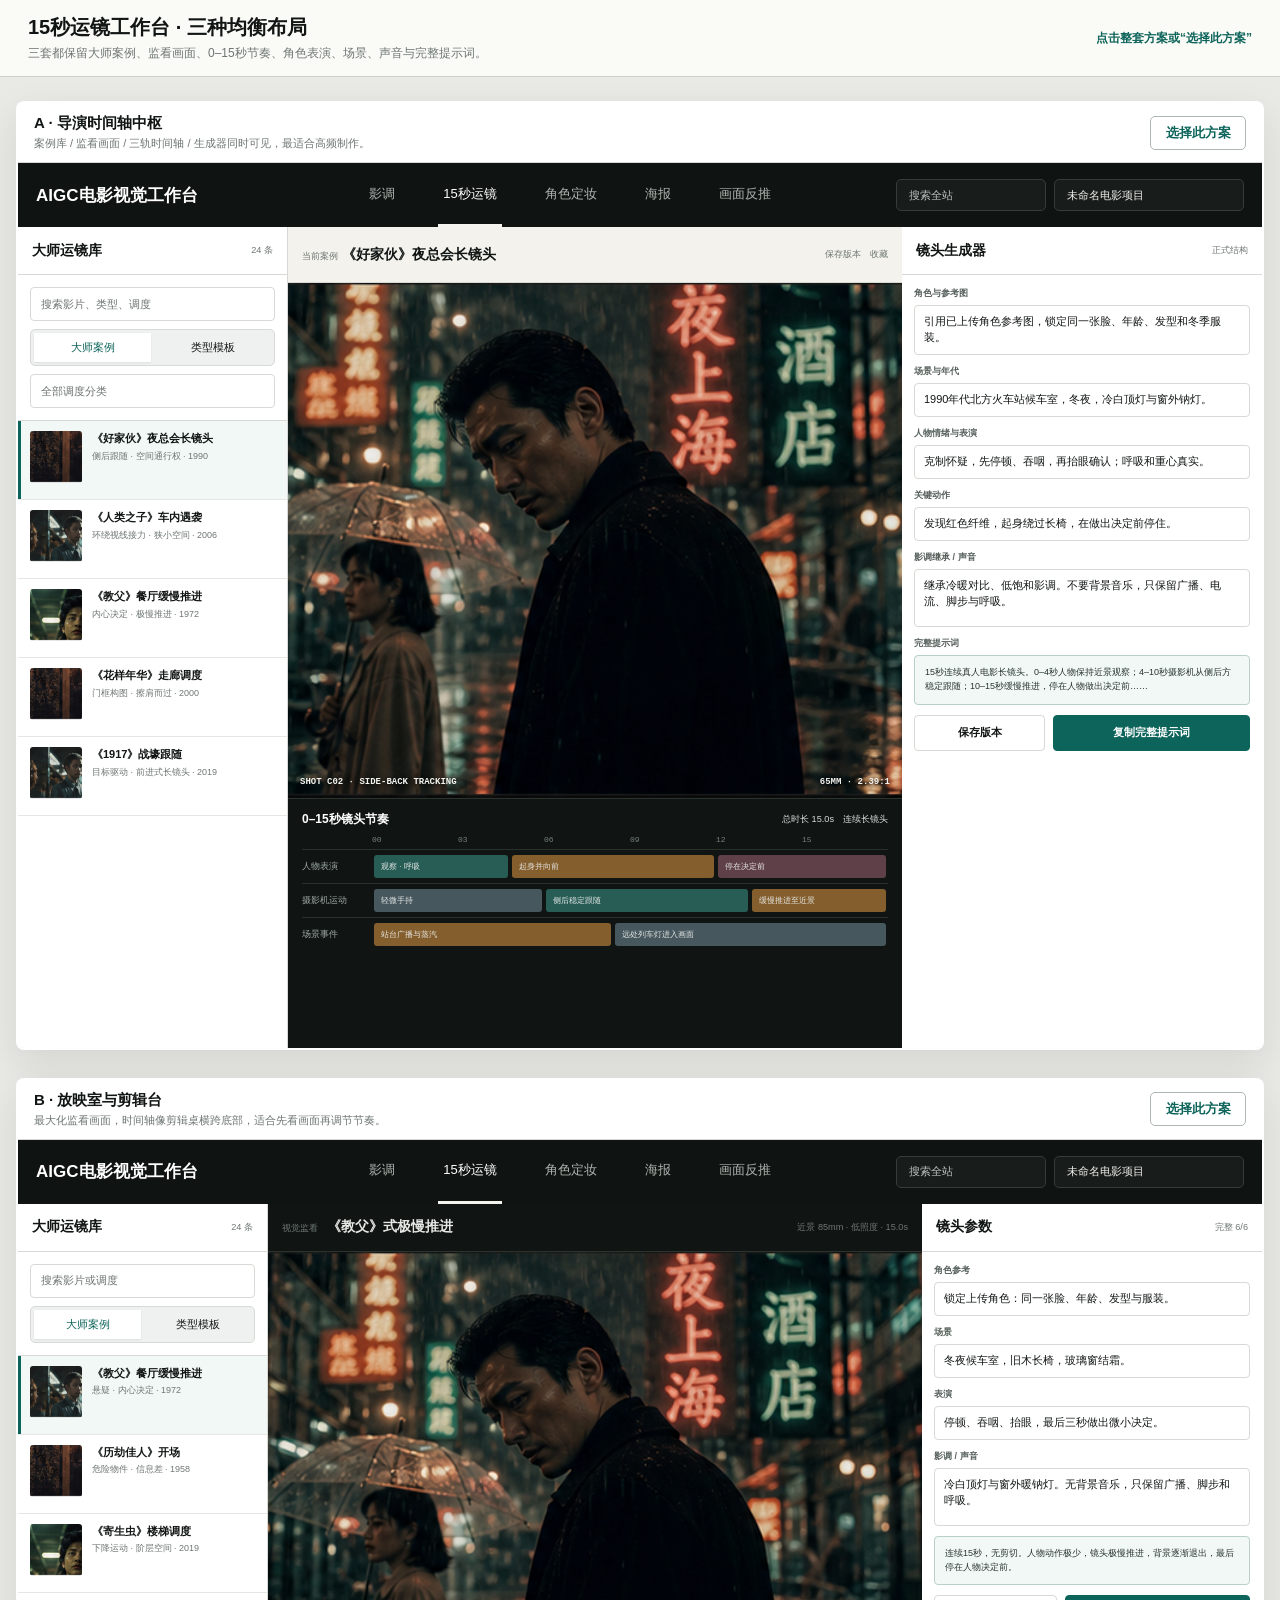
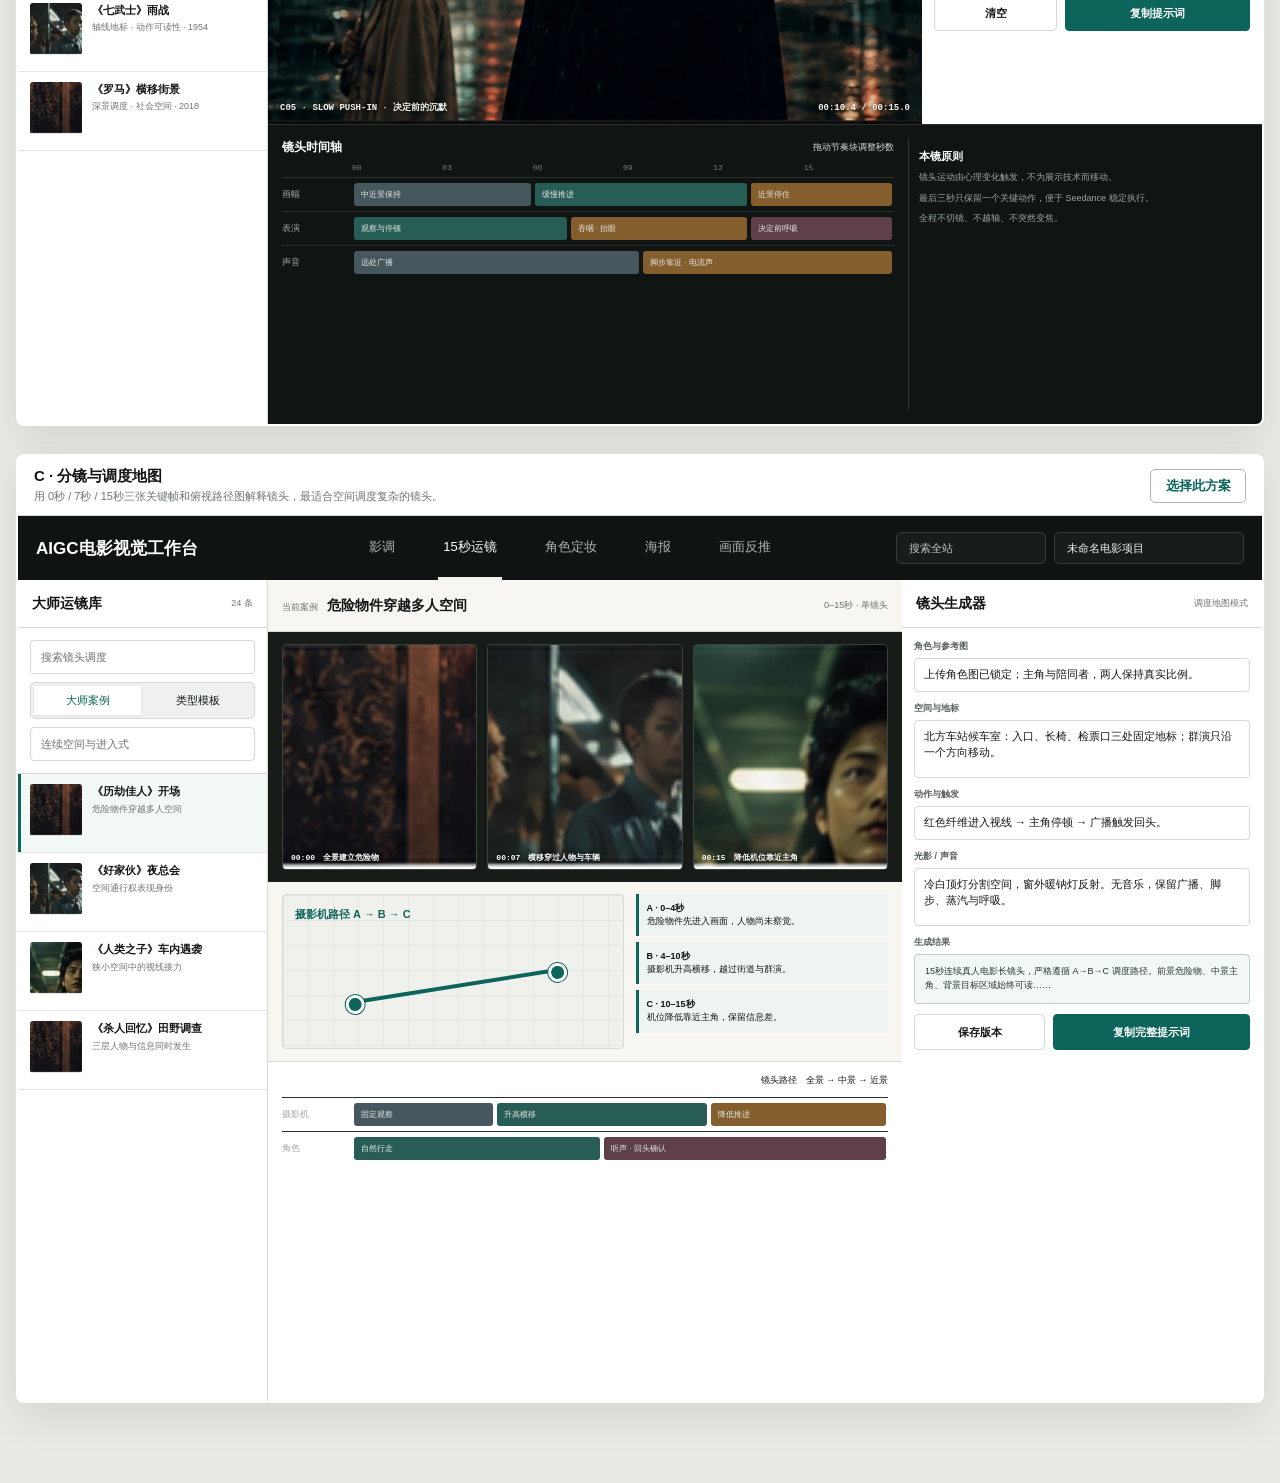
<file: design-references/camera-workspace-options.html>
<!doctype html>
<html lang="zh-CN">
<head>
  <meta charset="utf-8">
  <meta name="viewport" content="width=device-width, initial-scale=1">
  <link rel="icon" href="data:,">
  <title>15秒运镜工作台布局选择</title>
  <style>
    :root {
      --ink: #111614;
      --muted: #6e7672;
      --paper: #f3f2ed;
      --panel: #fff;
      --line: #d8d9d4;
      --petrol: #0d645a;
      --petrol-soft: #e6f0ed;
      --amber: #c58e2b;
      --cinema: #101513;
      --cinema-line: #2b332f;
    }
    * { box-sizing: border-box; }
    body { margin: 0; color: var(--ink); background: #e9e9e5; font-family: Inter, "PingFang SC", "Microsoft YaHei", sans-serif; letter-spacing: 0; }
    .intro { position: sticky; top: 0; z-index: 20; display: flex; align-items: center; justify-content: space-between; gap: 24px; min-height: 72px; padding: 14px 28px; border-bottom: 1px solid #cfd0cb; background: rgba(250,250,247,.96); backdrop-filter: blur(12px); }
    .intro h1 { margin: 0 0 4px; font-size: 20px; }
    .intro p { margin: 0; color: var(--muted); font-size: 12px; }
    .intro strong { color: var(--petrol); font-size: 12px; white-space: nowrap; }
    .gallery { display: grid; gap: 28px; width: min(1480px, calc(100% - 32px)); margin: 24px auto 80px; }
    .concept { overflow: hidden; border: 2px solid transparent; border-radius: 8px; background: #fff; box-shadow: 0 14px 38px rgba(25,31,29,.1); cursor: pointer; transition: border-color .2s ease, transform .2s ease; }
    .concept:hover { transform: translateY(-2px); }
    .concept.selected { border-color: var(--petrol); box-shadow: 0 0 0 4px rgba(13,100,90,.14), 0 18px 42px rgba(25,31,29,.14); }
    .concept-head { display: flex; align-items: center; justify-content: space-between; gap: 16px; min-height: 58px; padding: 11px 16px; border-bottom: 1px solid var(--line); background: #fff; }
    .concept-head b { display: block; font-size: 15px; }
    .concept-head span { display: block; margin-top: 3px; color: var(--muted); font-size: 11px; }
    .choose { min-width: 96px; height: 34px; border: 1px solid #aeb7b2; border-radius: 5px; color: var(--petrol); background: #fff; font-weight: 700; }
    .selected .choose { color: #fff; border-color: var(--petrol); background: var(--petrol); }
    .frame { width: 100%; aspect-ratio: 1440 / 1024; overflow: hidden; background: var(--paper); }
    .app { width: 100%; height: 100%; overflow: hidden; background: var(--paper); font-size: 11px; }
    .topbar { display: grid; grid-template-columns: 250px 1fr 390px; align-items: center; height: 64px; padding: 0 18px; color: #dfe3e1; background: #0f1311; }
    .brand { color: #fff; font-size: 17px; font-weight: 800; }
    .nav { display: flex; align-items: stretch; justify-content: center; gap: 38px; height: 100%; }
    .nav span { display: flex; align-items: center; padding: 0 5px; border-bottom: 3px solid transparent; color: #aeb5b1; font-size: 13px; }
    .nav .active { color: #fff; border-color: #f4f3ed; }
    .project { display: flex; justify-content: flex-end; gap: 8px; }
    .search, .project-name { display: flex; align-items: center; height: 32px; padding: 0 12px; border: 1px solid #353d39; border-radius: 5px; color: #bdc4c0; background: #181d1b; }
    .search { width: 150px; }
    .project-name { width: 190px; color: #f1f2ef; }
    .surface { min-width: 0; min-height: 0; overflow: hidden; border-right: 1px solid var(--line); background: var(--panel); }
    .section-title { display: flex; align-items: center; justify-content: space-between; min-height: 48px; padding: 0 14px; border-bottom: 1px solid var(--line); }
    .section-title b { font-size: 14px; }
    .section-title small { color: var(--muted); }
    .library-tools { display: grid; gap: 8px; padding: 12px; border-bottom: 1px solid var(--line); }
    .input { display: flex; align-items: center; min-height: 34px; padding: 7px 10px; border: 1px solid var(--line); border-radius: 4px; color: #6c736f; background: #fff; }
    .segments { display: grid; grid-template-columns: 1fr 1fr; gap: 3px; padding: 3px; border: 1px solid var(--line); border-radius: 5px; background: #eef1ef; }
    .segments span { padding: 7px; text-align: center; }
    .segments .on { color: var(--petrol); background: #fff; box-shadow: 0 1px 2px rgba(0,0,0,.08); }
    .case-list { display: grid; align-content: start; }
    .case { display: grid; grid-template-columns: 52px 1fr; gap: 10px; min-height: 79px; padding: 10px 12px; border-bottom: 1px solid #e6e7e3; background: #fff; }
    .case.on { box-shadow: inset 3px 0 var(--petrol); background: #f2f8f6; }
    .thumb { overflow: hidden; width: 52px; height: 52px; border-radius: 3px; background: #17201c; }
    .thumb img { width: 100%; height: 100%; object-fit: cover; }
    .case b { display: block; margin-bottom: 4px; font-size: 11px; line-height: 1.35; }
    .case p { margin: 0; color: var(--muted); font-size: 9px; line-height: 1.45; }
    .monitor { position: relative; min-height: 0; overflow: hidden; background: var(--cinema); }
    .monitor img { width: 100%; height: 100%; object-fit: cover; filter: saturate(.88) contrast(1.04); }
    .monitor-meta { position: absolute; inset: auto 12px 10px; display: flex; justify-content: space-between; color: #f3f4ef; font: 700 9px/1.2 ui-monospace, monospace; text-shadow: 0 1px 5px #000; }
    .timeline { min-height: 0; padding: 12px 14px 14px; border-top: 1px solid var(--cinema-line); color: #d8ddda; background: var(--cinema); }
    .timeline-head { display: flex; align-items: center; justify-content: space-between; margin-bottom: 8px; }
    .timeline-head b { color: #fff; font-size: 12px; }
    .ruler { display: grid; grid-template-columns: 70px repeat(6, 1fr); margin-bottom: 5px; color: #74807a; font: 8px/1 ui-monospace, monospace; }
    .track { display: grid; grid-template-columns: 70px repeat(15, 1fr); align-items: center; min-height: 34px; border-top: 1px solid #29312d; }
    .track-label { color: #9fa9a4; font-size: 9px; }
    .beat { display: flex; align-items: center; min-height: 23px; margin: 3px 2px; padding: 0 7px; overflow: hidden; border-radius: 3px; color: #e5e8e5; font-size: 8px; white-space: nowrap; }
    .b1 { background: #285d56; }.b2 { background: #855e2d; }.b3 { background: #47575e; }.b4 { background: #5f3f48; }
    .inspector { min-width: 0; min-height: 0; overflow: hidden; background: #fff; }
    .inspector-scroll { display: grid; gap: 10px; padding: 12px; }
    .field label { display: block; margin-bottom: 5px; color: #57615c; font-size: 9px; font-weight: 700; }
    .field .value { min-height: 34px; padding: 8px 9px; border: 1px solid var(--line); border-radius: 4px; line-height: 1.45; background: #fff; }
    .field .value.tall { min-height: 58px; }
    .prompt { padding: 10px; border: 1px solid #b9d0ca; border-radius: 4px; color: #28342f; background: #f2f8f6; font-size: 9px; line-height: 1.55; }
    .actions { display: grid; grid-template-columns: 1fr 1.5fr; gap: 8px; }
    .button { display: flex; align-items: center; justify-content: center; min-height: 36px; border: 1px solid var(--line); border-radius: 4px; font-weight: 700; background: #fff; }
    .button.primary { color: #fff; border-color: var(--petrol); background: var(--petrol); }

    /* A: timeline command center */
    .layout-a { display: grid; grid-template-columns: 270px minmax(0, 1fr) 360px; grid-template-rows: 64px minmax(0, 1fr); }
    .layout-a .topbar { grid-column: 1 / -1; }
    .layout-a .main-center { display: grid; grid-template-rows: 56px minmax(0, 1fr) 250px; min-width: 0; min-height: 0; }
    .layout-a .monitor { margin: 0; }

    /* B: screening room with timeline desk */
    .layout-b { display: grid; grid-template-columns: 250px minmax(0, 1fr); grid-template-rows: 64px minmax(0, 1fr); }
    .layout-b .topbar { grid-column: 1 / -1; }
    .layout-b .stage { display: grid; grid-template-columns: minmax(0, 1.7fr) 340px; grid-template-rows: minmax(0, 1fr) 300px; min-width: 0; min-height: 0; }
    .layout-b .screening { display: grid; grid-template-rows: 48px minmax(0, 1fr); min-width: 0; min-height: 0; background: var(--cinema); }
    .layout-b .screening .section-title { color: #e5e8e5; border-color: var(--cinema-line); }
    .layout-b .timeline { grid-column: 1 / -1; display: grid; grid-template-columns: minmax(0, 1fr) 340px; gap: 14px; padding: 14px; }
    .layout-b .timeline-main { min-width: 0; }
    .shot-notes { display: grid; align-content: start; gap: 7px; padding: 10px; border-left: 1px solid #303934; }
    .shot-notes b { color: #fff; }
    .shot-notes p { margin: 0; color: #9ba6a0; font-size: 9px; line-height: 1.5; }

    /* C: storyboard and blocking map */
    .layout-c { display: grid; grid-template-rows: 64px minmax(0, 1fr); }
    .layout-c .workspace { display: grid; grid-template-columns: 250px minmax(0, 1fr) 360px; min-height: 0; }
    .layout-c .center-c { display: grid; grid-template-rows: 52px 250px 180px minmax(0, 1fr); min-width: 0; min-height: 0; background: #f7f6f1; }
    .storyboard { display: grid; grid-template-columns: repeat(3, 1fr); gap: 10px; padding: 12px 14px; background: #171c19; }
    .shot { position: relative; overflow: hidden; border: 1px solid #3a423e; border-radius: 4px; background: #111; }
    .shot img { width: 100%; height: 100%; object-fit: cover; }
    .shot span { position: absolute; inset: auto 8px 7px; color: #fff; font: 700 8px/1 ui-monospace, monospace; text-shadow: 0 1px 4px #000; }
    .blocking { display: grid; grid-template-columns: 1.15fr .85fr; gap: 12px; padding: 12px 14px; border-bottom: 1px solid var(--line); }
    .map { position: relative; overflow: hidden; border: 1px solid var(--line); border-radius: 4px; background-color: #f0f1ed; background-image: linear-gradient(#e5e7e3 1px, transparent 1px), linear-gradient(90deg, #e5e7e3 1px, transparent 1px); background-size: 25px 25px; }
    .map::before { content: "摄影机路径  A → B → C"; position: absolute; top: 12px; left: 12px; color: var(--petrol); font-weight: 800; }
    .path { position: absolute; left: 18%; top: 58%; width: 66%; height: 4px; border-radius: 9px; background: var(--petrol); transform: rotate(-9deg); }
    .path::before, .path::after { content: ""; position: absolute; top: -5px; width: 13px; height: 13px; border: 3px solid #fff; border-radius: 50%; background: var(--petrol); box-shadow: 0 0 0 1px var(--petrol); }
    .path::before { left: 0; }.path::after { right: 0; }
    .blocking-copy { display: grid; align-content: start; gap: 6px; }
    .blocking-copy div { padding: 8px; border-left: 3px solid var(--petrol); background: #eef4f1; font-size: 9px; line-height: 1.45; }
    .compact-timeline { padding: 10px 14px; background: #fff; }

    @media (max-width: 980px) {
      .gallery { width: calc(100% - 16px); }
      .concept-head { align-items: flex-start; }
      .frame { min-width: 920px; }
      .concept { overflow-x: auto; }
    }
  </style>
</head>
<body>
  <header class="intro">
    <div><h1>15秒运镜工作台 · 三种均衡布局</h1><p>三套都保留大师案例、监看画面、0–15秒节奏、角色表演、场景、声音与完整提示词。</p></div>
    <strong>点击整套方案或“选择此方案”</strong>
  </header>

  <main class="gallery">
    <section class="concept" data-choice="camera-layout-a" onclick="toggleSelect(this)">
      <div class="concept-head"><div><b>A · 导演时间轴中枢</b><span>案例库 / 监看画面 / 三轨时间轴 / 生成器同时可见，最适合高频制作。</span></div><button class="choose">选择此方案</button></div>
      <div class="frame">
        <div class="app layout-a">
          <header class="topbar"><div class="brand">AIGC电影视觉工作台</div><nav class="nav"><span>影调</span><span class="active">15秒运镜</span><span>角色定妆</span><span>海报</span><span>画面反推</span></nav><div class="project"><div class="search">搜索全站</div><div class="project-name">未命名电影项目</div></div></header>
          <aside class="surface"><div class="section-title"><b>大师运镜库</b><small>24 条</small></div><div class="library-tools"><div class="input">搜索影片、类型、调度</div><div class="segments"><span class="on">大师案例</span><span>类型模板</span></div><div class="input">全部调度分类</div></div><div class="case-list"><div class="case on"><div class="thumb"><img src="../assets/tone-option2-reference-1.png"></div><div><b>《好家伙》夜总会长镜头</b><p>侧后跟随 · 空间通行权 · 1990</p></div></div><div class="case"><div class="thumb"><img src="../assets/tone-option2-reference-2.png"></div><div><b>《人类之子》车内遇袭</b><p>环绕视线接力 · 狭小空间 · 2006</p></div></div><div class="case"><div class="thumb"><img src="../assets/tone-option2-reference-3.png"></div><div><b>《教父》餐厅缓慢推进</b><p>内心决定 · 极慢推进 · 1972</p></div></div><div class="case"><div class="thumb"><img src="../assets/tone-option2-reference-1.png"></div><div><b>《花样年华》走廊调度</b><p>门框构图 · 擦肩而过 · 2000</p></div></div><div class="case"><div class="thumb"><img src="../assets/tone-option2-reference-2.png"></div><div><b>《1917》战壕跟随</b><p>目标驱动 · 前进式长镜头 · 2019</p></div></div></div></aside>
          <section class="main-center"><div class="section-title"><div><small>当前案例</small><b> 《好家伙》夜总会长镜头</b></div><small>保存版本　收藏</small></div><div class="monitor"><img src="../assets/tone-option2-hero.png"><div class="monitor-meta"><span>SHOT C02 · SIDE-BACK TRACKING</span><span>65MM · 2.39:1</span></div></div><div class="timeline"><div class="timeline-head"><b>0–15秒镜头节奏</b><small>总时长 15.0s　连续长镜头</small></div><div class="ruler"><span></span><span>00</span><span>03</span><span>06</span><span>09</span><span>12</span><span>15</span></div><div class="track"><span class="track-label">人物表演</span><span class="beat b1" style="grid-column:2/6">观察 · 呼吸</span><span class="beat b2" style="grid-column:6/12">起身并向前</span><span class="beat b4" style="grid-column:12/17">停在决定前</span></div><div class="track"><span class="track-label">摄影机运动</span><span class="beat b3" style="grid-column:2/7">轻微手持</span><span class="beat b1" style="grid-column:7/13">侧后稳定跟随</span><span class="beat b2" style="grid-column:13/17">缓慢推进至近景</span></div><div class="track"><span class="track-label">场景事件</span><span class="beat b2" style="grid-column:2/9">站台广播与蒸汽</span><span class="beat b3" style="grid-column:9/17">远处列车灯进入画面</span></div></div></section>
          <aside class="inspector"><div class="section-title"><b>镜头生成器</b><small>正式结构</small></div><div class="inspector-scroll"><div class="field"><label>角色与参考图</label><div class="value">引用已上传角色参考图，锁定同一张脸、年龄、发型和冬季服装。</div></div><div class="field"><label>场景与年代</label><div class="value">1990年代北方火车站候车室，冬夜，冷白顶灯与窗外钠灯。</div></div><div class="field"><label>人物情绪与表演</label><div class="value">克制怀疑，先停顿、吞咽，再抬眼确认；呼吸和重心真实。</div></div><div class="field"><label>关键动作</label><div class="value">发现红色纤维，起身绕过长椅，在做出决定前停住。</div></div><div class="field"><label>影调继承 / 声音</label><div class="value tall">继承冷暖对比、低饱和影调。不要背景音乐，只保留广播、电流、脚步与呼吸。</div></div><div class="field"><label>完整提示词</label><div class="prompt">15秒连续真人电影长镜头。0–4秒人物保持近景观察；4–10秒摄影机从侧后方稳定跟随；10–15秒缓慢推进，停在人物做出决定前……</div></div><div class="actions"><div class="button">保存版本</div><div class="button primary">复制完整提示词</div></div></div></aside>
        </div>
      </div>
    </section>

    <section class="concept" data-choice="camera-layout-b" onclick="toggleSelect(this)">
      <div class="concept-head"><div><b>B · 放映室与剪辑台</b><span>最大化监看画面，时间轴像剪辑桌横跨底部，适合先看画面再调节节奏。</span></div><button class="choose">选择此方案</button></div>
      <div class="frame">
        <div class="app layout-b">
          <header class="topbar"><div class="brand">AIGC电影视觉工作台</div><nav class="nav"><span>影调</span><span class="active">15秒运镜</span><span>角色定妆</span><span>海报</span><span>画面反推</span></nav><div class="project"><div class="search">搜索全站</div><div class="project-name">未命名电影项目</div></div></header>
          <aside class="surface"><div class="section-title"><b>大师运镜库</b><small>24 条</small></div><div class="library-tools"><div class="input">搜索影片或调度</div><div class="segments"><span class="on">大师案例</span><span>类型模板</span></div></div><div class="case-list"><div class="case on"><div class="thumb"><img src="../assets/tone-option2-reference-2.png"></div><div><b>《教父》餐厅缓慢推进</b><p>悬疑 · 内心决定 · 1972</p></div></div><div class="case"><div class="thumb"><img src="../assets/tone-option2-reference-1.png"></div><div><b>《历劫佳人》开场</b><p>危险物件 · 信息差 · 1958</p></div></div><div class="case"><div class="thumb"><img src="../assets/tone-option2-reference-3.png"></div><div><b>《寄生虫》楼梯调度</b><p>下降运动 · 阶层空间 · 2019</p></div></div><div class="case"><div class="thumb"><img src="../assets/tone-option2-reference-2.png"></div><div><b>《七武士》雨战</b><p>轴线地标 · 动作可读性 · 1954</p></div></div><div class="case"><div class="thumb"><img src="../assets/tone-option2-reference-1.png"></div><div><b>《罗马》横移街景</b><p>深景调度 · 社会空间 · 2018</p></div></div></div></aside>
          <main class="stage"><section class="screening"><div class="section-title"><div><small>视觉监看　</small><b>《教父》式极慢推进</b></div><small>近景 85mm · 低照度 · 15.0s</small></div><div class="monitor"><img src="../assets/tone-option2-hero.png"><div class="monitor-meta"><span>C05 · SLOW PUSH-IN · 决定前的沉默</span><span>00:10.4 / 00:15.0</span></div></div></section><aside class="inspector"><div class="section-title"><b>镜头参数</b><small>完整 6/6</small></div><div class="inspector-scroll"><div class="field"><label>角色参考</label><div class="value">锁定上传角色：同一张脸、年龄、发型与服装。</div></div><div class="field"><label>场景</label><div class="value">冬夜候车室，旧木长椅，玻璃窗结霜。</div></div><div class="field"><label>表演</label><div class="value">停顿、吞咽、抬眼，最后三秒做出微小决定。</div></div><div class="field"><label>影调 / 声音</label><div class="value tall">冷白顶灯与窗外暖钠灯。无背景音乐，只保留广播、脚步和呼吸。</div></div><div class="prompt">连续15秒，无剪切。人物动作极少，镜头极慢推进，背景逐渐退出，最后停在人物决定前。</div><div class="actions"><div class="button">清空</div><div class="button primary">复制提示词</div></div></div></aside><section class="timeline"><div class="timeline-main"><div class="timeline-head"><b>镜头时间轴</b><small>拖动节奏块调整秒数</small></div><div class="ruler"><span></span><span>00</span><span>03</span><span>06</span><span>09</span><span>12</span><span>15</span></div><div class="track"><span class="track-label">画幅</span><span class="beat b3" style="grid-column:2/7">中近景保持</span><span class="beat b1" style="grid-column:7/13">缓慢推进</span><span class="beat b2" style="grid-column:13/17">近景停住</span></div><div class="track"><span class="track-label">表演</span><span class="beat b1" style="grid-column:2/8">观察与停顿</span><span class="beat b2" style="grid-column:8/13">吞咽 · 抬眼</span><span class="beat b4" style="grid-column:13/17">决定前呼吸</span></div><div class="track"><span class="track-label">声音</span><span class="beat b3" style="grid-column:2/10">远处广播</span><span class="beat b2" style="grid-column:10/17">脚步靠近 · 电流声</span></div></div><div class="shot-notes"><b>本镜原则</b><p>镜头运动由心理变化触发，不为展示技术而移动。</p><p>最后三秒只保留一个关键动作，便于 Seedance 稳定执行。</p><p>全程不切镜、不越轴、不突然变焦。</p></div></section></main>
        </div>
      </div>
    </section>

    <section class="concept" data-choice="camera-layout-c" onclick="toggleSelect(this)">
      <div class="concept-head"><div><b>C · 分镜与调度地图</b><span>用 0秒 / 7秒 / 15秒三张关键帧和俯视路径图解释镜头，最适合空间调度复杂的镜头。</span></div><button class="choose">选择此方案</button></div>
      <div class="frame">
        <div class="app layout-c">
          <header class="topbar"><div class="brand">AIGC电影视觉工作台</div><nav class="nav"><span>影调</span><span class="active">15秒运镜</span><span>角色定妆</span><span>海报</span><span>画面反推</span></nav><div class="project"><div class="search">搜索全站</div><div class="project-name">未命名电影项目</div></div></header>
          <main class="workspace"><aside class="surface"><div class="section-title"><b>大师运镜库</b><small>24 条</small></div><div class="library-tools"><div class="input">搜索镜头调度</div><div class="segments"><span class="on">大师案例</span><span>类型模板</span></div><div class="input">连续空间与进入式</div></div><div class="case-list"><div class="case on"><div class="thumb"><img src="../assets/tone-option2-reference-1.png"></div><div><b>《历劫佳人》开场</b><p>危险物件穿越多人空间</p></div></div><div class="case"><div class="thumb"><img src="../assets/tone-option2-reference-2.png"></div><div><b>《好家伙》夜总会</b><p>空间通行权表现身份</p></div></div><div class="case"><div class="thumb"><img src="../assets/tone-option2-reference-3.png"></div><div><b>《人类之子》车内遇袭</b><p>狭小空间中的视线接力</p></div></div><div class="case"><div class="thumb"><img src="../assets/tone-option2-reference-1.png"></div><div><b>《杀人回忆》田野调查</b><p>三层人物与信息同时发生</p></div></div></div></aside><section class="center-c"><div class="section-title"><div><small>当前案例　</small><b>危险物件穿越多人空间</b></div><small>0–15秒 · 单镜头</small></div><div class="storyboard"><div class="shot"><img src="../assets/tone-option2-reference-1.png"><span>00:00　全景建立危险物</span></div><div class="shot"><img src="../assets/tone-option2-reference-2.png"><span>00:07　横移穿过人物与车辆</span></div><div class="shot"><img src="../assets/tone-option2-reference-3.png"><span>00:15　降低机位靠近主角</span></div></div><div class="blocking"><div class="map"><div class="path"></div></div><div class="blocking-copy"><div><b>A · 0–4秒</b><br>危险物件先进入画面，人物尚未察觉。</div><div><b>B · 4–10秒</b><br>摄影机升高横移，越过街道与群演。</div><div><b>C · 10–15秒</b><br>机位降低靠近主角，保留信息差。</div></div></div><div class="compact-timeline"><div class="timeline-head"><b>三轨节奏</b><small>镜头路径　全景 → 中景 → 近景</small></div><div class="track"><span class="track-label">摄影机</span><span class="beat b3" style="grid-column:2/6">固定观察</span><span class="beat b1" style="grid-column:6/12">升高横移</span><span class="beat b2" style="grid-column:12/17">降低推进</span></div><div class="track"><span class="track-label">角色</span><span class="beat b1" style="grid-column:2/9">自然行走</span><span class="beat b4" style="grid-column:9/17">听声 · 回头确认</span></div></div></section><aside class="inspector"><div class="section-title"><b>镜头生成器</b><small>调度地图模式</small></div><div class="inspector-scroll"><div class="field"><label>角色与参考图</label><div class="value">上传角色图已锁定；主角与陪同者，两人保持真实比例。</div></div><div class="field"><label>空间与地标</label><div class="value tall">北方车站候车室：入口、长椅、检票口三处固定地标；群演只沿一个方向移动。</div></div><div class="field"><label>动作与触发</label><div class="value">红色纤维进入视线 → 主角停顿 → 广播触发回头。</div></div><div class="field"><label>光影 / 声音</label><div class="value tall">冷白顶灯分割空间，窗外暖钠灯反射。无音乐，保留广播、脚步、蒸汽与呼吸。</div></div><div class="field"><label>生成结果</label><div class="prompt">15秒连续真人电影长镜头，严格遵循 A→B→C 调度路径。前景危险物、中景主角、背景目标区域始终可读……</div></div><div class="actions"><div class="button">保存版本</div><div class="button primary">复制完整提示词</div></div></div></aside></main>
        </div>
      </div>
    </section>
  </main>
  <script>
    function toggleSelect(element) {
      document.querySelectorAll(".concept.selected").forEach((concept) => concept.classList.remove("selected"));
      element.classList.add("selected");
    }
  </script>
</body>
</html>
</file>
<file: style.css>
:root {
  color-scheme: light;
  --bg: #f7f8fa;
  --panel: #ffffff;
  --panel-2: #f2f7f6;
  --ink: #18202a;
  --muted: #667085;
  --line: #d9e1e6;
  --line-strong: #aebbc5;
  --teal: #0f766e;
  --teal-dark: #115e59;
  --aqua: #e7f4f2;
  --gold: #a16207;
  --gold-soft: #fff7df;
  --rose: #9f1239;
  --rose-soft: #fff1f3;
  --shadow: 0 12px 34px rgba(20, 28, 38, 0.08);
}


* {
  box-sizing: border-box;
}

html,
body {
  min-height: 100%;
}

body {
  margin: 0;
  background: var(--bg);
  color: var(--ink);
  font-family: -apple-system, BlinkMacSystemFont, "PingFang SC", "Hiragino Sans GB", "Microsoft YaHei", "Segoe UI", sans-serif;
}

.workspace-header {
  display: flex;
  align-items: center;
  justify-content: space-between;
  gap: 20px;
  width: min(1440px, 100%);
  min-height: 72px;
  padding: 12px 16px 0;
  margin: 0 auto;
}

.workspace-brand {
  display: grid;
  gap: 3px;
}

.workspace-brand strong {
  font-size: 17px;
  line-height: 1.25;
}

.workspace-brand span {
  color: var(--muted);
  font-size: 12px;
}

.project-strip {
  display: grid;
  grid-template-columns: minmax(180px, 260px) auto auto;
  gap: 8px;
  align-items: end;
  min-width: 0;
}

.project-strip label {
  display: grid;
  gap: 3px;
}

.project-strip label span {
  color: var(--muted);
  font-size: 11px;
  font-weight: 700;
}

.project-strip input {
  min-height: 36px;
  padding: 7px 9px;
  font-weight: 700;
}

.project-save-status {
  align-self: center;
  color: var(--teal-dark);
  font-size: 11px;
  white-space: nowrap;
}

.project-save-status.saving {
  color: var(--gold);
}

.project-strip .button {
  min-height: 36px;
  padding: 6px 10px;
}

.project-dialog {
  position: fixed;
  inset: 0;
  z-index: 100;
  display: grid;
  place-items: center;
  padding: 20px;
  background: rgba(24, 32, 42, 0.48);
}

.project-dialog[hidden],
.workspace-toast[hidden] {
  display: none;
}

.project-dialog-panel {
  width: min(720px, 100%);
  max-height: min(720px, calc(100vh - 40px));
  overflow: auto;
  border: 1px solid var(--line);
  border-radius: 8px;
  background: #fff;
  box-shadow: 0 24px 70px rgba(20, 28, 38, 0.24);
}

.project-dialog-panel > header {
  display: flex;
  align-items: flex-start;
  justify-content: space-between;
  gap: 16px;
  padding: 18px;
  border-bottom: 1px solid var(--line);
}

.project-dialog-panel h2 {
  margin: 0;
  font-size: 20px;
  letter-spacing: 0;
}

.project-dialog-panel p {
  margin: 4px 0 0;
  color: var(--muted);
  font-size: 12px;
}

.icon-button {
  display: grid;
  place-items: center;
  width: 36px;
  height: 36px;
  padding: 0;
  border: 1px solid var(--line);
  border-radius: 6px;
  color: var(--ink);
  background: #fff;
  font-size: 24px;
  line-height: 1;
}

.project-dialog-actions {
  display: grid;
  grid-template-columns: repeat(4, minmax(0, 1fr));
  gap: 8px;
  padding: 14px 18px;
  border-bottom: 1px solid var(--line);
}

.project-import-label {
  display: grid;
  place-items: center;
  cursor: pointer;
}

.project-list {
  display: grid;
  gap: 8px;
  padding: 16px 18px 18px;
}

.project-list-item {
  display: grid;
  grid-template-columns: minmax(0, 1fr) auto auto;
  gap: 8px;
  align-items: center;
  padding: 11px 12px;
  border: 1px solid var(--line);
  border-radius: 7px;
  background: #fff;
}

.project-list-item.active {
  border-color: var(--teal);
  background: #f2f9f7;
}

.project-list-copy {
  min-width: 0;
}

.project-list-copy strong,
.project-list-copy small {
  display: block;
  overflow: hidden;
  text-overflow: ellipsis;
  white-space: nowrap;
}

.project-list-copy small {
  margin-top: 3px;
  color: var(--muted);
  font-size: 11px;
}

.project-list-item .button {
  min-height: 34px;
  padding: 6px 10px;
}

.workspace-toast {
  position: fixed;
  right: 18px;
  bottom: 18px;
  z-index: 120;
  max-width: min(420px, calc(100vw - 36px));
  padding: 11px 14px;
  border: 1px solid #b7dcd6;
  border-radius: 7px;
  color: var(--teal-dark);
  background: #f2f9f7;
  box-shadow: var(--shadow);
  font-size: 13px;
  font-weight: 700;
}

.mode-switch,
.segmented {
  display: inline-grid;
  grid-auto-flow: column;
  grid-auto-columns: minmax(108px, 1fr);
  gap: 3px;
  padding: 3px;
  border: 1px solid var(--line);
  border-radius: 7px;
  background: #edf1f3;
}

.mode-button,
.segment {
  min-height: 36px;
  padding: 7px 12px;
  border: 0;
  border-radius: 5px;
  color: #475467;
  background: transparent;
  font-weight: 700;
}

.mode-button.active,
.segment.active {
  color: var(--teal-dark);
  background: #fff;
  box-shadow: 0 1px 4px rgba(20, 28, 38, 0.12);
}

.workspace-view[hidden] {
  display: none !important;
}

button,
input,
textarea,
select {
  font: inherit;
}

button {
  cursor: pointer;
}

.app-shell {
  display: grid;
  grid-template-columns: minmax(460px, 1.12fr) minmax(420px, 0.88fr);
  gap: 16px;
  width: min(1440px, 100%);
  height: calc(100vh - 72px);
  padding: 16px;
  margin: 0 auto;
}

.camera-shell {
  display: grid;
  grid-template-columns: minmax(470px, 0.9fr) minmax(560px, 1.1fr);
  gap: 16px;
  width: min(1440px, 100%);
  height: calc(100vh - 72px);
  padding: 16px;
  margin: 0 auto;
}

.camera-library,
.camera-composer {
  min-height: 0;
  border: 1px solid var(--line);
  border-radius: 8px;
  background: var(--panel);
  box-shadow: var(--shadow);
}

.camera-library {
  display: grid;
  grid-template-rows: auto auto auto 1fr;
  overflow: hidden;
}

.camera-composer {
  display: grid;
  grid-template-rows: auto auto auto auto minmax(300px, 1fr);
  gap: 14px;
  padding: 16px;
  overflow: auto;
}

.camera-search-row {
  display: grid;
  grid-template-columns: minmax(0, 1fr) auto;
  gap: 10px;
  align-items: end;
}

.camera-filter-field {
  padding: 0 16px 12px;
}

.camera-results {
  min-height: 0;
  padding: 0 16px 16px;
  overflow: auto;
}

.camera-card {
  display: grid;
  gap: 8px;
  width: 100%;
  padding: 14px;
  margin-bottom: 9px;
  border: 1px solid var(--line);
  border-radius: 8px;
  background: #fff;
  cursor: pointer;
  transition: border-color 140ms ease, box-shadow 140ms ease, background-color 140ms ease;
}

.camera-card:hover,
.camera-card:focus-visible {
  border-color: var(--line-strong);
  box-shadow: 0 4px 14px rgba(20, 28, 38, 0.08);
  outline: none;
}

.camera-card.picked {
  border-color: var(--teal);
  background: var(--aqua);
}

.camera-card-top {
  display: flex;
  align-items: center;
  justify-content: space-between;
}

.camera-card-action {
  color: var(--teal-dark);
  font-size: 12px;
  font-weight: 800;
}

.camera-card h2 {
  margin: 0;
  font-size: 16px;
  line-height: 1.4;
}

.camera-card p {
  margin: 0;
  color: #344054;
  font-size: 13px;
  line-height: 1.55;
}

.camera-card .camera-card-meta {
  color: var(--gold);
  font-weight: 700;
}

.camera-card .camera-card-method {
  padding-top: 8px;
  border-top: 1px solid #e7ecef;
  color: var(--muted);
}

.camera-no-results {
  padding: 24px 12px;
  color: var(--muted);
  text-align: center;
}

.camera-toolbar {
  display: grid;
  grid-template-columns: minmax(220px, 1fr) 92px 118px;
  gap: 10px;
}

.camera-selection {
  display: grid;
  grid-template-columns: auto minmax(0, 1fr);
  gap: 4px 10px;
  align-items: baseline;
  min-height: 62px;
  padding: 10px 12px;
  border-left: 3px solid var(--teal);
  background: #f2f9f7;
}

.camera-selection span,
.camera-selection small {
  color: var(--muted);
  font-size: 12px;
}

.camera-selection strong {
  min-width: 0;
  font-size: 14px;
  line-height: 1.4;
  overflow-wrap: anywhere;
}

.camera-selection small {
  grid-column: 2;
}

.camera-selection.empty-selection {
  display: flex;
  align-items: center;
  border-left-color: var(--line-strong);
  color: var(--muted);
  background: #f7f9fb;
  font-size: 13px;
}

.camera-form-grid {
  display: grid;
  grid-template-columns: 1fr 1fr;
  gap: 12px;
}

.camera-output-field {
  min-height: 0;
}

#camera-output {
  height: 100%;
  min-height: 320px;
  background: #fbfcfd;
  font-family: "SFMono-Regular", Consolas, "Liberation Mono", monospace;
  font-size: 13px;
}

.casting-shell {
  display: grid;
  grid-template-columns: minmax(520px, 0.96fr) minmax(560px, 1.04fr);
  gap: 16px;
  width: min(1440px, 100%);
  height: calc(100vh - 72px);
  padding: 16px;
  margin: 0 auto;
}

.casting-controls,
.casting-output-panel {
  min-height: 0;
  border: 1px solid var(--line);
  border-radius: 8px;
  background: var(--panel);
  box-shadow: var(--shadow);
}

.casting-controls {
  display: grid;
  grid-template-rows: auto 1fr;
  overflow: hidden;
}

.casting-control-scroll,
.casting-output-panel {
  overflow: auto;
}

.casting-control-scroll {
  padding: 0 16px 16px;
}

.casting-section {
  padding: 14px 0;
  border-bottom: 1px solid #e7ecef;
}

.casting-section:last-child {
  border-bottom: 0;
}

.section-label {
  display: block;
  margin-bottom: 8px;
  color: var(--muted);
  font-size: 12px;
  font-weight: 700;
}

.casting-layout-switch,
.casting-source-switch {
  width: 100%;
}

.casting-board-preview {
  display: grid;
  gap: 6px;
  width: 100%;
  aspect-ratio: 16 / 5.7;
  margin-top: 12px;
  padding: 8px;
  border: 1px solid var(--line);
  border-radius: 7px;
  background: #eef2f4;
}

.preview-three {
  grid-template-columns: 45fr 30fr 25fr;
}

.preview-single {
  grid-template-columns: 1fr;
}

.preview-single .preview-panel {
  width: 34%;
  min-width: 150px;
  justify-self: center;
}

.preview-four {
  grid-template-columns: 38fr 62fr;
}

.preview-views {
  display: grid;
  grid-template-columns: repeat(4, minmax(0, 1fr));
  gap: 5px;
  min-width: 0;
}

.preview-panel {
  display: flex;
  flex-direction: column;
  align-items: center;
  justify-content: center;
  min-width: 0;
  min-height: 0;
  padding: 6px 3px;
  border: 1px solid #cbd5dc;
  border-radius: 5px;
  color: #475467;
  background: #fff;
  font-size: 11px;
  line-height: 1.35;
  text-align: center;
}

.preview-panel b {
  color: var(--teal-dark);
  font-size: 12px;
}

.preview-face {
  border-color: #9ccbc4;
  background: #f0faf8;
}

.casting-fields {
  display: grid;
  grid-template-columns: 1fr 1fr;
  gap: 12px;
}

.field-span-2 {
  grid-column: 1 / -1;
}

.casting-fields textarea {
  min-height: 86px;
  resize: vertical;
}

.casting-output-panel {
  display: grid;
  grid-template-rows: auto auto auto auto minmax(360px, 1fr) auto;
  gap: 12px;
  padding: 16px;
}

.casting-toolbar {
  display: grid;
  grid-template-columns: minmax(180px, 1fr) 96px 76px 118px;
  gap: 10px;
}

.casting-status {
  display: grid;
  align-content: center;
  gap: 2px;
  min-width: 0;
  padding: 4px 10px;
  border-left: 3px solid var(--teal);
  background: #f2f9f7;
}

.casting-status span {
  color: var(--muted);
  font-size: 11px;
}

.casting-status strong {
  overflow: hidden;
  color: var(--teal-dark);
  font-size: 13px;
  text-overflow: ellipsis;
  white-space: nowrap;
}

.casting-checklist {
  display: grid;
  grid-template-columns: repeat(6, minmax(0, 1fr));
  gap: 6px;
}

.casting-checklist span {
  min-width: 0;
  padding: 7px 4px;
  border: 1px solid #d8ece8;
  border-radius: 5px;
  color: var(--teal-dark);
  background: #f2f9f7;
  font-size: 11px;
  font-weight: 700;
  text-align: center;
}

.casting-output-field {
  min-height: 0;
}

#casting-output {
  height: 100%;
  min-height: 420px;
  color: #202939;
  background: #fbfcfd;
  font-family: "SFMono-Regular", Consolas, "Liberation Mono", monospace;
  font-size: 13px;
}

.casting-file-row {
  display: grid;
  grid-template-columns: auto minmax(0, 1fr);
  gap: 10px;
  align-items: center;
  min-height: 42px;
  padding: 8px 10px;
  border: 1px solid var(--line);
  border-radius: 6px;
  background: #f7f9fb;
}

.casting-file-row span {
  color: var(--muted);
  font-size: 12px;
  font-weight: 700;
}

.casting-file-row code {
  min-width: 0;
  overflow: hidden;
  color: #344054;
  font-size: 12px;
  text-overflow: ellipsis;
  white-space: nowrap;
}

.poster-shell {
  display: grid;
  grid-template-columns: minmax(520px, 0.96fr) minmax(560px, 1.04fr);
  gap: 16px;
  width: min(1440px, 100%);
  height: calc(100vh - 72px);
  padding: 16px;
  margin: 0 auto;
}

.poster-controls,
.poster-output-panel {
  min-height: 0;
  border: 1px solid var(--line);
  border-radius: 8px;
  background: var(--panel);
  box-shadow: var(--shadow);
}

.poster-controls {
  display: grid;
  grid-template-rows: auto 1fr;
  overflow: hidden;
}

.poster-control-scroll,
.poster-output-panel {
  overflow: auto;
}

.poster-control-scroll {
  padding: 0 16px 16px;
}

.poster-section {
  padding: 14px 0;
  border-bottom: 1px solid #e7ecef;
}

.poster-section:last-child {
  border-bottom: 0;
}

.poster-fields {
  display: grid;
  grid-template-columns: 1fr 1fr;
  gap: 12px;
}

.poster-fields textarea {
  min-height: 86px;
  resize: vertical;
}

.poster-source-switch {
  width: 100%;
}

.poster-source-note {
  min-height: 36px;
  margin: 8px 0 0;
  padding: 8px 10px;
  border-left: 3px solid var(--teal);
  color: #475467;
  background: #f2f9f7;
  font-size: 12px;
  line-height: 1.55;
}

#poster-reference:disabled {
  color: var(--muted);
  background: #f1f3f5;
  cursor: not-allowed;
}

.poster-preview {
  display: grid;
  place-items: center;
  width: 100%;
  min-height: 250px;
  margin-top: 12px;
  padding: 14px;
  overflow: hidden;
  border: 1px solid var(--line);
  border-radius: 7px;
  background: #e9eef1;
}

.poster-preview-canvas {
  position: relative;
  isolation: isolate;
  width: auto;
  height: 220px;
  max-width: 100%;
  overflow: hidden;
  border: 1px solid rgba(255, 255, 255, 0.22);
  border-radius: 3px;
  background: #17212a;
  box-shadow: 0 9px 24px rgba(24, 32, 42, 0.18);
}

.poster-preview-canvas.ratio-2x3 { aspect-ratio: 2 / 3; }
.poster-preview-canvas.ratio-4x5 { aspect-ratio: 4 / 5; }
.poster-preview-canvas.ratio-9x16 { aspect-ratio: 9 / 16; }
.poster-preview-canvas.ratio-16x9 { width: min(100%, 392px); height: auto; aspect-ratio: 16 / 9; }
.poster-preview-canvas.ratio-3x2 { width: min(100%, 330px); height: auto; aspect-ratio: 3 / 2; }
.poster-preview-canvas.ratio-1x1 { aspect-ratio: 1; }

.poster-preview-atmosphere {
  position: absolute;
  inset: 0;
  z-index: -1;
  background: linear-gradient(180deg, #394d57 0%, #18242c 54%, #0e151a 100%);
}

.poster-preview-atmosphere::before,
.poster-preview-atmosphere::after {
  position: absolute;
  content: "";
}

.poster-preview-atmosphere::before {
  inset: 25% -20% auto;
  height: 1px;
  background: rgba(217, 232, 232, 0.45);
  box-shadow: 0 20px 34px rgba(209, 225, 224, 0.25);
}

.poster-preview-atmosphere::after {
  right: 8%;
  bottom: 22%;
  width: 38%;
  height: 1px;
  background: #b23a3a;
}

.poster-preview-subject,
.poster-preview-subject span,
.poster-preview-subject i,
.poster-preview-subject b {
  position: absolute;
  display: block;
}

.poster-preview-subject {
  inset: 0;
}

.poster-preview-subject span,
.poster-preview-subject i,
.poster-preview-subject b {
  border: 1px solid rgba(255, 255, 255, 0.58);
  background: rgba(214, 226, 225, 0.34);
}

.poster-preview-subject span {
  left: 23%;
  top: 17%;
  width: 54%;
  aspect-ratio: 0.76;
  border-radius: 48% 48% 36% 36%;
}

.poster-preview-subject i,
.poster-preview-subject b {
  display: none;
}

.poster-preview-title {
  position: absolute;
  z-index: 3;
  max-width: 84%;
  padding: 3px 5px;
  overflow: hidden;
  color: #fff;
  background: rgba(14, 21, 26, 0.35);
  font-size: 10px;
  font-weight: 800;
  line-height: 1.2;
  text-align: center;
  text-overflow: ellipsis;
  white-space: nowrap;
}

.preview-title-bottom { left: 8%; right: 8%; bottom: 13%; }
.preview-title-top { left: 8%; right: 8%; top: 8%; }
.preview-title-center { left: 8%; right: 8%; top: 49%; }
.preview-title-side { right: 6%; top: 18%; max-width: 20px; white-space: normal; }
.preview-title-negative-space { left: 7%; top: 12%; max-width: 40%; white-space: normal; }

.poster-preview-credits {
  position: absolute;
  right: 10%;
  bottom: 6%;
  left: 10%;
  height: 3px;
  opacity: 0.65;
  background: repeating-linear-gradient(90deg, #d8e4e3 0 10%, transparent 10% 13%);
}

.poster-preview-world .poster-preview-subject span {
  left: 43%;
  top: auto;
  bottom: 15%;
  width: 14%;
}

.poster-preview-dual .poster-preview-subject span,
.poster-preview-dual .poster-preview-subject i,
.poster-preview-ensemble .poster-preview-subject span,
.poster-preview-ensemble .poster-preview-subject i,
.poster-preview-ensemble .poster-preview-subject b {
  display: block;
  width: 43%;
  aspect-ratio: 0.78;
  border-radius: 48% 48% 36% 36%;
}

.poster-preview-dual .poster-preview-subject span { left: 5%; top: 18%; }
.poster-preview-dual .poster-preview-subject i { right: 5%; top: 24%; }
.poster-preview-ensemble .poster-preview-subject span { left: 29%; top: 10%; }
.poster-preview-ensemble .poster-preview-subject i { left: 4%; top: 38%; }
.poster-preview-ensemble .poster-preview-subject b { right: 4%; top: 41%; }

.poster-preview-double .poster-preview-subject span {
  left: 14%;
  width: 72%;
  background: rgba(213, 225, 224, 0.22);
  box-shadow: inset 0 -42px 0 rgba(178, 58, 58, 0.18);
}

.poster-preview-object .poster-preview-subject span,
.poster-preview-product .poster-preview-subject span,
.poster-preview-macro .poster-preview-subject span,
.poster-preview-floating .poster-preview-subject span {
  left: 25%;
  top: 25%;
  width: 50%;
  aspect-ratio: 0.82;
  border-radius: 8px;
  background: rgba(235, 224, 193, 0.36);
}

.poster-preview-macro .poster-preview-subject span {
  left: 8%;
  top: 12%;
  width: 84%;
}

.poster-preview-floating .poster-preview-subject i,
.poster-preview-floating .poster-preview-subject b {
  display: block;
  width: 15%;
  aspect-ratio: 1;
  border-radius: 50%;
}

.poster-preview-floating .poster-preview-subject i { left: 10%; top: 23%; }
.poster-preview-floating .poster-preview-subject b { right: 9%; bottom: 26%; }

.poster-preview-action .poster-preview-subject span {
  left: 17%;
  top: 22%;
  transform: rotate(-18deg);
}

.poster-preview-space .poster-preview-subject span {
  left: auto;
  right: 8%;
  top: auto;
  bottom: 12%;
  width: 24%;
}

.poster-preview-split .poster-preview-atmosphere {
  background: linear-gradient(180deg, #44575d 0 49%, #6c3834 50% 100%);
}

.poster-preview-social .poster-preview-subject span {
  left: 48%;
  top: 18%;
  width: 47%;
}

.poster-output-panel {
  display: grid;
  grid-template-rows: auto auto auto minmax(360px, 1fr) auto;
  gap: 12px;
  padding: 16px;
}

.poster-toolbar {
  display: grid;
  grid-template-columns: minmax(180px, 1fr) 96px 76px 118px;
  gap: 10px;
}

.poster-status {
  display: grid;
  align-content: center;
  gap: 2px;
  min-width: 0;
  padding: 4px 10px;
  border-left: 3px solid var(--rose);
  background: var(--rose-soft);
}

.poster-status span {
  color: var(--muted);
  font-size: 11px;
}

.poster-status strong {
  overflow: hidden;
  color: var(--rose);
  font-size: 13px;
  text-overflow: ellipsis;
  white-space: nowrap;
}

.poster-checklist {
  display: grid;
  grid-template-columns: repeat(6, minmax(0, 1fr));
  gap: 6px;
}

.poster-checklist span {
  min-width: 0;
  padding: 7px 4px;
  border: 1px solid #ecd6dd;
  border-radius: 5px;
  color: var(--rose);
  background: var(--rose-soft);
  font-size: 11px;
  font-weight: 700;
  text-align: center;
}

.poster-output-field {
  min-height: 0;
}

#poster-output {
  height: 100%;
  min-height: 420px;
  color: #202939;
  background: #fbfcfd;
  font-family: "SFMono-Regular", Consolas, "Liberation Mono", monospace;
  font-size: 13px;
}

.poster-file-row {
  display: grid;
  grid-template-columns: auto minmax(0, 1fr);
  gap: 10px;
  align-items: center;
  min-height: 42px;
  padding: 8px 10px;
  border: 1px solid var(--line);
  border-radius: 6px;
  background: #f7f9fb;
}

.poster-file-row span {
  color: var(--muted);
  font-size: 12px;
  font-weight: 700;
}

.poster-file-row code {
  min-width: 0;
  overflow: hidden;
  color: #344054;
  font-size: 12px;
  text-overflow: ellipsis;
  white-space: nowrap;
}

.reverse-shell {
  display: grid;
  grid-template-columns: minmax(520px, 0.96fr) minmax(560px, 1.04fr);
  gap: 16px;
  width: min(1440px, 100%);
  height: calc(100vh - 72px);
  padding: 16px;
  margin: 0 auto;
}

.reverse-controls,
.reverse-output-panel {
  min-height: 0;
  border: 1px solid var(--line);
  border-radius: 8px;
  background: var(--panel);
  box-shadow: var(--shadow);
}

.reverse-controls {
  display: grid;
  grid-template-rows: auto 1fr;
  overflow: hidden;
}

.reverse-control-scroll,
.reverse-output-panel {
  overflow: auto;
}

.reverse-control-scroll {
  padding: 0 16px 16px;
}

.reverse-section {
  padding: 14px 0;
  border-bottom: 1px solid #e7ecef;
}

.reverse-section:last-child {
  border-bottom: 0;
}

.reverse-fields {
  display: grid;
  grid-template-columns: 1fr 1fr;
  gap: 12px;
}

.reverse-fields textarea {
  min-height: 86px;
}

.reverse-upload {
  display: grid;
  place-items: center;
  width: 100%;
  min-height: 210px;
  margin-top: 10px;
  overflow: hidden;
  border: 1px dashed var(--line-strong);
  border-radius: 7px;
  color: var(--muted);
  background: #f7f9fb;
  cursor: not-allowed;
}

.reverse-upload.active {
  border-color: var(--teal);
  color: var(--teal-dark);
  background: #f2f9f7;
  cursor: pointer;
}

.reverse-upload img {
  display: block;
  width: 100%;
  height: 240px;
  object-fit: contain;
  background: #eef1f3;
}

.reverse-upload img[hidden],
.reverse-upload span[hidden] {
  display: none;
}

.reverse-upload span {
  padding: 18px;
  font-size: 13px;
  font-weight: 700;
  text-align: center;
}

.reverse-privacy-note {
  min-height: 36px;
  margin: 8px 0 0;
  padding: 8px 10px;
  border-left: 3px solid var(--teal);
  color: #475467;
  background: #f2f9f7;
  font-size: 12px;
  line-height: 1.55;
}

.reverse-output-panel {
  display: grid;
  grid-template-rows: auto auto auto minmax(420px, 1fr) auto;
  gap: 12px;
  padding: 16px;
}

.reverse-toolbar {
  display: grid;
  grid-template-columns: minmax(180px, 1fr) 96px 76px 132px;
  gap: 10px;
}

.reverse-status {
  display: grid;
  align-content: center;
  gap: 2px;
  min-width: 0;
  padding: 4px 10px;
  border-left: 3px solid var(--gold);
  background: var(--gold-soft);
}

.reverse-status span {
  color: var(--muted);
  font-size: 11px;
}

.reverse-status strong {
  overflow: hidden;
  color: var(--gold);
  font-size: 13px;
  text-overflow: ellipsis;
  white-space: nowrap;
}

.reverse-dimensions {
  display: grid;
  grid-template-columns: repeat(4, minmax(0, 1fr));
  gap: 6px;
}

.reverse-dimensions span {
  min-width: 0;
  padding: 7px 4px;
  border: 1px solid #eadfb8;
  border-radius: 5px;
  color: var(--gold);
  background: var(--gold-soft);
  font-size: 11px;
  font-weight: 700;
  text-align: center;
}

.reverse-output-field {
  min-height: 0;
}

#reverse-output {
  height: 100%;
  min-height: 440px;
  color: #202939;
  background: #fbfcfd;
  font-family: "SFMono-Regular", Consolas, "Liberation Mono", monospace;
  font-size: 13px;
}

.reverse-file-row {
  display: grid;
  grid-template-columns: auto minmax(0, 1fr);
  gap: 10px;
  align-items: center;
  min-height: 42px;
  padding: 8px 10px;
  border: 1px solid var(--line);
  border-radius: 6px;
  background: #f7f9fb;
}

.reverse-file-row span {
  color: var(--muted);
  font-size: 12px;
  font-weight: 700;
}

.reverse-file-row code {
  min-width: 0;
  overflow: hidden;
  color: #344054;
  font-size: 12px;
  text-overflow: ellipsis;
  white-space: nowrap;
}

.library-pane,
.composer-pane {
  min-height: 0;
  background: var(--panel);
  border: 1px solid var(--line);
  border-radius: 8px;
  box-shadow: var(--shadow);
}

.library-pane {
  display: grid;
  grid-template-rows: auto auto auto auto 1fr;
  overflow: hidden;
}

.composer-pane {
  display: grid;
  grid-template-rows: auto auto auto auto auto auto auto auto auto minmax(260px, 1fr);
  gap: 12px;
  overflow: auto;
  padding: 16px;
}

.topbar {
  display: flex;
  align-items: center;
  justify-content: space-between;
  gap: 16px;
  padding: 16px 16px 12px;
  border-bottom: 1px solid var(--line);
}

h1 {
  margin: 0;
  font-size: 22px;
  line-height: 1.2;
  letter-spacing: 0;
}

.topbar p {
  margin: 4px 0 0;
  color: var(--muted);
  font-size: 13px;
}

.count {
  flex: 0 0 auto;
  min-width: 56px;
  padding: 6px 8px;
  border-radius: 6px;
  background: var(--aqua);
  color: var(--teal-dark);
  text-align: center;
  font-size: 13px;
  font-weight: 700;
}

.search-row {
  padding: 14px 16px 10px;
}

.field {
  display: grid;
  gap: 7px;
}

.field > span {
  color: var(--muted);
  font-size: 12px;
  font-weight: 700;
}

input,
textarea,
select {
  width: 100%;
  border: 1px solid var(--line);
  border-radius: 6px;
  color: var(--ink);
  background: #fff;
  outline: none;
}

input,
select {
  min-height: 42px;
  padding: 9px 11px;
}

textarea {
  min-height: 252px;
  padding: 12px;
  resize: vertical;
  line-height: 1.6;
}

input:focus,
textarea:focus,
select:focus {
  border-color: var(--teal);
  box-shadow: 0 0 0 3px rgba(15, 118, 110, 0.14);
}

.tabs {
  display: grid;
  grid-template-columns: repeat(auto-fit, minmax(92px, 1fr));
  gap: 8px;
  padding: 0 16px 12px;
}

.filter-row {
  padding: 0 16px 12px;
}

.tab,
.button {
  min-height: 38px;
  border: 1px solid var(--line);
  border-radius: 6px;
  background: #fff;
  color: var(--ink);
  font-weight: 700;
}

.tab.active {
  border-color: var(--teal);
  background: var(--teal);
  color: #fff;
}

.results {
  min-height: 0;
  overflow: auto;
  display: grid;
  align-content: start;
  gap: 8px;
  padding: 0 16px 16px;
}

.result {
  display: grid;
  grid-auto-rows: max-content;
  align-items: start;
  gap: 9px;
  position: relative;
  isolation: isolate;
  width: 100%;
  min-height: 260px;
  padding: 14px;
  border: 1px solid var(--line);
  border-radius: 8px;
  background: #fff;
  text-align: left;
  white-space: normal;
  overflow: hidden;
  vertical-align: top;
  appearance: none;
  -webkit-appearance: none;
  cursor: pointer;
  transition: border-color 140ms ease, background-color 140ms ease, box-shadow 140ms ease;
}

.result > * {
  min-width: 0;
}

.result:hover {
  border-color: var(--line-strong);
  box-shadow: 0 4px 14px rgba(20, 28, 38, 0.08);
}

.result:focus-visible {
  border-color: var(--teal);
  box-shadow: 0 0 0 3px rgba(15, 118, 110, 0.16);
  outline: none;
}

.result.picked {
  border-color: var(--teal);
  background: var(--aqua);
}

.result-directors,
.result-types,
.result-premiumTypes,
.result-chineseDrama {
  min-height: 410px;
}

.result-top {
  display: flex;
  align-items: center;
  justify-content: space-between;
  gap: 8px;
}

.result-id,
.result-category {
  color: var(--muted);
  font-size: 13px;
  font-weight: 700;
}

.result-category {
  color: var(--gold);
}

.result-name {
  color: var(--ink);
  font-size: 16px;
  font-weight: 800;
  line-height: 1.35;
}

.result-country,
.result-group,
.result-tags,
.result-summary {
  color: var(--muted);
  font-size: 13px;
  line-height: 1.55;
}

.result-country {
  color: var(--gold);
  font-weight: 700;
}

.result-summary {
  display: block;
  padding: 7px 0 2px;
  border-top: 1px solid #eef2f5;
  color: #344054;
  overflow-wrap: anywhere;
}

.result-detail-grid {
  display: grid;
  grid-template-columns: 1fr 1fr;
  gap: 6px;
  padding-top: 8px;
  border-top: 1px solid #eef2f5;
}

.detail-item {
  display: grid;
  grid-template-columns: 34px minmax(0, 1fr);
  gap: 5px;
  align-items: start;
  min-width: 0;
  color: #344054;
  font-size: 12px;
  line-height: 1.45;
}

.detail-item b {
  color: var(--gold);
  font-size: 12px;
  font-weight: 800;
}

.detail-value {
  min-width: 0;
  white-space: normal;
  overflow-wrap: anywhere;
  word-break: break-word;
}

.result-refs {
  color: var(--teal-dark);
}

.result-group {
  color: var(--rose);
  font-weight: 700;
}

.result-audit {
  color: #485365;
}

.result-refs,
.result-audit {
  display: block;
  width: 100%;
  font-size: 13px;
  line-height: 1.55;
  white-space: normal;
  overflow-wrap: anywhere;
  clear: both;
}

.result-refs {
  padding: 7px 8px;
  min-height: 92px;
  height: auto;
  overflow: visible;
  color: var(--teal-dark);
  line-height: 1.45;
  white-space: normal;
  word-break: break-word;
  background: #f2f9f7;
  border: 1px solid #d8ece8;
  border-radius: 6px;
}

.result-refs {
  display: block;
}

.reference-line {
  display: block;
  min-width: 0;
  max-width: 100%;
  padding: 1px 0;
  color: var(--teal-dark);
  line-height: 1.4;
  white-space: normal;
  overflow-wrap: anywhere;
  word-break: break-word;
}

.result-premiumTypes .result-refs,
.result-types .result-refs,
.result-chineseDrama .result-refs {
  min-height: 92px;
}

.result-audit {
  padding: 8px 9px;
  border-radius: 6px;
  background: #f7f9fb;
}

.toolbar {
  display: grid;
  grid-template-columns: 1fr 1fr 1fr;
  gap: 10px;
}

.button.primary {
  border-color: var(--teal);
  background: var(--teal);
  color: #fff;
}

.button.primary:hover {
  background: var(--teal-dark);
}

.button:disabled {
  border-color: var(--line);
  color: #98a2b3;
  background: #eef1f3;
  cursor: not-allowed;
}

.transfer-row {
  display: grid;
  grid-template-columns: minmax(120px, 1fr) 130px 130px;
  gap: 8px;
  align-items: center;
  padding: 9px 10px;
  border: 1px solid var(--line);
  border-radius: 6px;
  background: #f7f9fb;
}

.transfer-row > span {
  color: var(--muted);
  font-size: 12px;
  font-weight: 700;
}

.transfer-row .button {
  min-height: 34px;
  padding: 6px 8px;
  font-size: 12px;
}

.validation-message {
  min-height: 18px;
  margin: 0;
  color: var(--rose);
  font-size: 12px;
  line-height: 1.45;
}

.validation-message.ready {
  color: var(--teal-dark);
}

.casting-checklist span,
.poster-checklist span {
  transition: border-color 140ms ease, color 140ms ease, background-color 140ms ease;
}

.casting-checklist span.missing,
.poster-checklist span.missing {
  border-color: #ecd6dd;
  color: var(--rose);
  background: var(--rose-soft);
}

.casting-checklist span.ready,
.poster-checklist span.ready {
  border-color: #b7dcd6;
  color: var(--teal-dark);
  background: #f2f9f7;
}

.button.secondary:hover,
.tab:hover {
  border-color: var(--line-strong);
  background: #f8fafb;
}

.selected-list,
.pill-list,
.negative-grid {
  display: flex;
  flex-wrap: wrap;
  gap: 8px;
  min-height: 40px;
  align-items: flex-start;
}

.empty {
  display: inline-flex;
  align-items: center;
  min-height: 34px;
  padding: 0 10px;
  border: 1px dashed var(--line-strong);
  border-radius: 6px;
  color: var(--muted);
  font-size: 13px;
}

.chip,
.pill {
  min-height: 34px;
  max-width: 100%;
  padding: 6px 10px;
  border: 1px solid var(--line);
  border-radius: 6px;
  background: #fff;
  color: var(--ink);
  font-size: 13px;
  text-align: left;
}

.chip {
  border-color: var(--teal);
  background: var(--aqua);
  color: var(--teal-dark);
}

.pill.active {
  border-color: var(--gold);
  background: var(--gold-soft);
  color: var(--gold);
  font-weight: 700;
}

.negative-grid {
  display: grid;
  grid-template-columns: repeat(2, minmax(0, 1fr));
}

.check {
  display: flex;
  align-items: center;
  gap: 8px;
  min-height: 36px;
  padding: 7px 9px;
  border: 1px solid var(--line);
  border-radius: 6px;
  background: #fff;
  color: var(--ink);
  font-size: 13px;
}

.check input {
  width: 16px;
  min-height: 16px;
  accent-color: var(--teal);
}

.output-field {
  min-height: 0;
}

#output {
  height: 100%;
  min-height: 260px;
  background: #fbfcfd;
}

@media (max-width: 940px) {
  .workspace-header {
    display: grid;
    grid-template-columns: 1fr auto;
    align-items: end;
  }

  .project-strip {
    grid-column: 1 / -1;
    grid-row: 2;
    grid-template-columns: minmax(180px, 1fr) auto auto;
    width: 100%;
  }

  .app-shell {
    grid-template-columns: 1fr;
    height: auto;
    min-height: 100vh;
  }

  .camera-shell {
    grid-template-columns: 1fr;
    height: auto;
    min-height: 100vh;
  }

  .casting-shell {
    grid-template-columns: 1fr;
    height: auto;
    min-height: 100vh;
  }

  .poster-shell {
    grid-template-columns: 1fr;
    height: auto;
    min-height: 100vh;
  }

  .reverse-shell {
    grid-template-columns: 1fr;
    height: auto;
    min-height: 100vh;
  }

  .casting-controls,
  .casting-output-panel {
    min-height: 760px;
  }

  .poster-controls,
  .poster-output-panel {
    min-height: 760px;
  }

  .reverse-controls,
  .reverse-output-panel {
    min-height: 760px;
  }

  .camera-library {
    min-height: 720px;
  }

  .camera-composer {
    min-height: 900px;
  }

  .library-pane {
    min-height: 620px;
  }

  .composer-pane {
    min-height: 680px;
  }
}

@media (max-width: 560px) {
  .workspace-header {
    display: grid;
    grid-template-columns: 1fr;
    padding: 12px 10px 0;
  }

  .workspace-brand,
  .project-strip,
  .mode-switch {
    grid-column: 1;
  }

  .mode-switch {
    width: 100%;
    grid-auto-flow: row;
    grid-auto-columns: auto;
    grid-template-columns: repeat(2, minmax(0, 1fr));
  }

  .project-strip {
    grid-template-columns: minmax(0, 1fr) auto;
  }

  .project-save-status {
    display: none;
  }

  .project-dialog {
    padding: 10px;
  }

  .project-dialog-actions {
    grid-template-columns: 1fr 1fr;
  }

  .project-list-item {
    grid-template-columns: minmax(0, 1fr) auto;
  }

  .project-list-item .project-delete {
    grid-column: 1 / -1;
  }

  .app-shell {
    padding: 10px;
  }

  .camera-shell {
    padding: 10px;
  }

  .casting-shell {
    padding: 10px;
  }

  .poster-shell {
    padding: 10px;
  }

  .reverse-shell {
    padding: 10px;
  }

  .tabs,
  .toolbar,
  .negative-grid {
    grid-template-columns: 1fr 1fr;
  }

  .camera-search-row,
  .camera-toolbar,
  .camera-form-grid {
    grid-template-columns: 1fr;
  }

  .casting-fields,
  .casting-toolbar {
    grid-template-columns: 1fr;
  }

  .transfer-row {
    grid-template-columns: 1fr 1fr;
  }

  .transfer-row > span {
    grid-column: 1 / -1;
  }

  .poster-fields,
  .poster-toolbar {
    grid-template-columns: 1fr;
  }

  .reverse-fields,
  .reverse-toolbar {
    grid-template-columns: 1fr;
  }

  .field-span-2 {
    grid-column: auto;
  }

  .casting-checklist {
    grid-template-columns: repeat(3, minmax(0, 1fr));
  }

  .poster-checklist {
    grid-template-columns: repeat(3, minmax(0, 1fr));
  }

  .reverse-dimensions {
    grid-template-columns: repeat(2, minmax(0, 1fr));
  }

  .preview-views {
    grid-template-columns: repeat(2, minmax(0, 1fr));
  }

  .camera-toolbar .segmented {
    width: 100%;
  }

  .topbar {
    align-items: flex-start;
  }
}
</file>
<file: look-studio.css>
/* Visual look-development workspace */
.sr-only {
  position: absolute;
  width: 1px;
  height: 1px;
  padding: 0;
  margin: -1px;
  overflow: hidden;
  clip: rect(0, 0, 0, 0);
  white-space: nowrap;
  border: 0;
}

.command-trigger {
  display: inline-flex;
  align-items: center;
  gap: 8px;
  min-height: 36px;
  padding: 0 8px 0 10px;
  border: 1px solid var(--line);
  border-radius: 6px;
  background: rgba(255, 255, 255, 0.035);
  color: #b9c2c7;
  cursor: pointer;
}

.project-strip {
  grid-template-columns: minmax(112px, 150px) minmax(170px, 250px) auto auto;
  align-items: center;
}

.command-trigger:hover,
.command-trigger:focus-visible {
  border-color: rgba(var(--workspace-accent-rgb), 0.6);
  color: #f2f5f5;
  outline: none;
}

.command-trigger svg {
  width: 15px;
  height: 15px;
}

kbd {
  min-width: 26px;
  padding: 3px 6px;
  border: 1px solid #39434a;
  border-bottom-color: #22292e;
  border-radius: 4px;
  background: #171c20;
  color: #8d999f;
  font: 600 10px/1.2 ui-monospace, SFMono-Regular, Menlo, monospace;
  text-align: center;
}

.command-center {
  position: fixed;
  inset: 0;
  z-index: 1000;
  display: grid;
  place-items: start center;
  padding-top: min(14vh, 120px);
  background: rgba(3, 5, 7, 0.72);
  backdrop-filter: blur(14px);
}

.command-center[hidden] {
  display: none;
}

.command-center-panel {
  width: min(660px, calc(100vw - 32px));
  overflow: hidden;
  border: 1px solid #3a454c;
  border-radius: 8px;
  background: #11161a;
  box-shadow: 0 28px 90px rgba(0, 0, 0, 0.58);
  animation: command-enter 180ms cubic-bezier(.2,.8,.2,1) both;
}

@keyframes command-enter {
  from { opacity: 0; transform: translateY(-8px) scale(.985); }
  to { opacity: 1; transform: translateY(0) scale(1); }
}

.command-center-search {
  display: grid;
  grid-template-columns: 24px minmax(0, 1fr) auto;
  gap: 10px;
  align-items: center;
  min-height: 62px;
  padding: 0 16px;
  border-bottom: 1px solid #2c353b;
}

.command-center-search > svg {
  width: 18px;
  color: var(--workspace-accent);
}

.command-center-search input {
  min-height: 56px;
  padding: 0;
  border: 0;
  background: transparent;
  color: #f2f5f5;
  font-size: 17px;
  box-shadow: none;
}

.command-center-results {
  max-height: min(56vh, 470px);
  overflow: auto;
  padding: 8px;
}

.command-result {
  display: grid;
  grid-template-columns: 30px minmax(0, 1fr) auto;
  gap: 10px;
  align-items: center;
  width: 100%;
  min-height: 54px;
  padding: 7px 10px;
  border: 1px solid transparent;
  border-radius: 6px;
  background: transparent;
  color: #dce2e4;
  text-align: left;
}

.command-result.active {
  border-color: rgba(var(--workspace-accent-rgb), 0.38);
  background: rgba(var(--workspace-accent-rgb), 0.11);
}

.command-result > svg {
  width: 17px;
  color: var(--workspace-accent);
}

.command-result span {
  display: grid;
  gap: 3px;
  min-width: 0;
}

.command-result strong,
.command-result small {
  overflow: hidden;
  text-overflow: ellipsis;
  white-space: nowrap;
}

.command-result small {
  color: #7f8b92;
  font-size: 11px;
}

.command-center-panel > footer {
  display: flex;
  gap: 18px;
  padding: 9px 16px;
  border-top: 1px solid #293239;
  color: #78858c;
  font-size: 10px;
}

.command-empty {
  padding: 36px 16px;
  color: #77848a;
  text-align: center;
}

#tone-workspace.app-shell {
  grid-template-columns: minmax(300px, .9fr) minmax(410px, 1.22fr) minmax(340px, .94fr);
  gap: 8px;
  padding: 10px 12px 12px;
  max-width: none;
  transition: grid-template-columns 240ms cubic-bezier(.2,.8,.2,1);
}

.pane-head-actions,
.look-preview-actions {
  display: flex;
  align-items: center;
  gap: 7px;
}

.pane-collapse {
  flex: 0 0 34px;
}

.look-preview-pane {
  display: grid;
  grid-template-rows: auto auto auto auto auto auto minmax(0, 1fr);
  min-width: 0;
  min-height: 0;
  overflow-x: hidden;
  overflow-y: auto;
  border: 1px solid var(--line);
  border-radius: 8px;
  background: #0e1317;
  box-shadow: var(--shadow), inset 0 1px rgba(255,255,255,.025);
}

.look-preview-toolbar {
  display: flex;
  justify-content: space-between;
  align-items: center;
  gap: 10px;
  min-height: 60px;
  padding: 10px 12px;
  border-bottom: 1px solid var(--line);
}

.look-preview-toolbar > div:first-child {
  display: grid;
  gap: 3px;
}

.look-preview-toolbar span,
.look-section-head span,
.look-palette-block > span {
  color: #79868d;
  font-size: 10px;
  font-weight: 800;
  letter-spacing: 0;
}

.look-preview-toolbar strong {
  color: #e9eeee;
  font-size: 14px;
}

.look-preview-actions .button {
  min-height: 34px;
  padding: 6px 9px;
  font-size: 11px;
}

.look-preview-actions .icon-button.active,
.result-favorite.active {
  border-color: #b68b47;
  color: #e1ae58;
  background: rgba(215, 162, 74, .12);
}

.look-preview-actions .icon-button.active svg,
.result-favorite.active svg {
  fill: currentColor;
}

.look-monitor {
  position: relative;
  isolation: isolate;
  aspect-ratio: 16 / 10;
  min-height: 270px;
  overflow: hidden;
  background: #070a0c;
}

.look-monitor img,
.look-monitor-grade,
.look-monitor-vignette {
  position: absolute;
  inset: 0;
  width: 100%;
  height: 100%;
}

.look-monitor img {
  z-index: -3;
  object-fit: cover;
  transform: scale(1.015);
  transition: filter 280ms ease, transform 450ms cubic-bezier(.2,.8,.2,1);
}

.look-monitor:hover img {
  transform: scale(1.035);
}

.look-compare-strip {
  display: grid;
  gap: 7px;
  padding: 10px 12px 12px;
  border-top: 1px solid var(--line);
  background: #11171b;
}

.look-compare-head {
  display: flex;
  justify-content: space-between;
  align-items: center;
}

.look-compare-head span {
  color: var(--workspace-accent);
  font: 800 9px/1 ui-monospace, SFMono-Regular, Menlo, monospace;
}

.look-compare-head small {
  color: #66757c;
  font-size: 9px;
}

.look-compare-frames {
  display: grid;
  grid-template-columns: repeat(3, minmax(0, 1fr));
  gap: 6px;
}

.look-compare-frame {
  position: relative;
  min-width: 0;
  aspect-ratio: 16 / 7;
  margin: 0;
  overflow: hidden;
  border: 1px solid #303a40;
  border-radius: 5px;
  background: #070a0c;
}

.look-compare-frame.is-primary {
  border-color: rgba(var(--workspace-accent-rgb), .68);
  box-shadow: inset 0 0 0 1px rgba(var(--workspace-accent-rgb), .12);
}

.look-compare-frame img {
  width: 100%;
  height: 100%;
  object-fit: cover;
}

.look-compare-frame.is-muted img { filter: saturate(.42) contrast(.92) brightness(.86); }
.look-compare-frame.is-contrast img { filter: saturate(.88) contrast(1.38) brightness(.72); }

.look-compare-frame::after {
  content: "";
  position: absolute;
  inset: 0;
  background: linear-gradient(180deg, transparent 30%, rgba(3,5,6,.9));
}

.look-compare-frame figcaption {
  position: absolute;
  z-index: 1;
  right: 7px;
  bottom: 6px;
  left: 7px;
  display: grid;
  grid-template-columns: 18px minmax(0, 1fr) auto;
  gap: 5px;
  align-items: end;
  color: #e9eeee;
}

.look-compare-frame figcaption b {
  color: var(--workspace-accent);
  font: 800 9px/1 ui-monospace, SFMono-Regular, Menlo, monospace;
}

.look-compare-frame figcaption span {
  overflow: hidden;
  font-size: 10px;
  font-weight: 700;
  text-overflow: ellipsis;
  white-space: nowrap;
}

.look-compare-frame figcaption small {
  color: #829097;
  font: 700 8px/1 ui-monospace, SFMono-Regular, Menlo, monospace;
}

.look-monitor-grade {
  z-index: -2;
  background: linear-gradient(135deg, rgba(18, 48, 55, .2), rgba(133, 82, 40, .12));
  mix-blend-mode: color;
  transition: background 280ms ease;
}

.look-monitor[data-grade="cool"] img { filter: saturate(.78) contrast(1.14) brightness(.82) hue-rotate(8deg); }
.look-monitor[data-grade="cool"] .look-monitor-grade { background: rgba(20, 105, 132, .42); }
.look-monitor[data-grade="warm"] img { filter: saturate(.94) contrast(1.08) brightness(.91) sepia(.22); }
.look-monitor[data-grade="warm"] .look-monitor-grade { background: rgba(174, 95, 38, .35); }
.look-monitor[data-grade="red"] img { filter: saturate(.92) contrast(1.18) brightness(.78) hue-rotate(-9deg); }
.look-monitor[data-grade="red"] .look-monitor-grade { background: rgba(146, 22, 38, .4); }
.look-monitor[data-grade="green"] img { filter: saturate(.7) contrast(1.12) brightness(.82) hue-rotate(18deg); }
.look-monitor[data-grade="green"] .look-monitor-grade { background: rgba(34, 95, 69, .34); }
.look-monitor[data-grade="mono"] img { filter: grayscale(1) contrast(1.2) brightness(.84); }
.look-monitor[data-grade="mono"] .look-monitor-grade { background: transparent; }

.look-monitor-vignette {
  z-index: -1;
  background: linear-gradient(180deg, rgba(4,6,7,.06) 35%, rgba(4,6,7,.9) 100%), radial-gradient(circle at center, transparent 45%, rgba(0,0,0,.48));
}

.look-monitor-hud {
  position: absolute;
  inset: 10px 12px auto;
  display: flex;
  justify-content: space-between;
  color: rgba(235, 241, 240, .7);
  font: 700 9px/1.2 ui-monospace, SFMono-Regular, Menlo, monospace;
}

.look-monitor-caption {
  position: absolute;
  right: 14px;
  bottom: 13px;
  left: 14px;
  display: grid;
  gap: 4px;
}

.look-monitor-caption span {
  color: var(--workspace-accent);
  font-size: 10px;
  font-weight: 800;
}

.look-monitor-caption strong {
  color: #fff;
  font-size: clamp(17px, 1.5vw, 24px);
  line-height: 1.15;
  text-shadow: 0 2px 12px rgba(0,0,0,.6);
}

.look-monitor-caption p {
  max-width: 640px;
  margin: 0;
  color: rgba(231, 237, 236, .75);
  font-size: 11px;
  line-height: 1.45;
}

.look-analysis,
.look-reference-panel,
.look-version-panel,
.look-dna-grid {
  border-top: 1px solid var(--line);
}

.look-analysis {
  display: grid;
  grid-template-columns: minmax(120px, 1fr) minmax(220px, 1.6fr);
  gap: 12px;
  padding: 12px;
}

.look-dna-grid {
  display: grid;
  grid-template-columns: repeat(4, minmax(0, 1fr));
  background: #0b1013;
}

.look-dna-grid > div {
  display: grid;
  align-content: start;
  gap: 5px;
  min-width: 0;
  min-height: 72px;
  padding: 10px;
}

.look-dna-grid > div + div {
  border-left: 1px solid #273037;
}

.look-dna-grid span {
  color: var(--workspace-accent);
  font: 800 8px/1 ui-monospace, SFMono-Regular, Menlo, monospace;
}

.look-dna-grid strong {
  display: -webkit-box;
  overflow: hidden;
  color: #aeb9bd;
  font-size: 10px;
  font-weight: 500;
  line-height: 1.45;
  overflow-wrap: anywhere;
  -webkit-box-orient: vertical;
  -webkit-line-clamp: 3;
}

.look-palette-block {
  display: grid;
  gap: 7px;
}

.look-palette {
  display: grid;
  grid-template-columns: repeat(5, 1fr);
  min-height: 30px;
  overflow: hidden;
  border: 1px solid #343e44;
  border-radius: 5px;
}

.look-palette span {
  background: var(--swatch);
}

.look-meter-grid {
  display: grid;
  grid-template-columns: repeat(3, minmax(0, 1fr));
  border: 1px solid #293239;
  border-radius: 5px;
}

.look-meter-grid div {
  display: grid;
  gap: 3px;
  padding: 6px 8px;
}

.look-meter-grid div + div {
  border-left: 1px solid #293239;
}

.look-meter-grid span {
  color: #718087;
  font-size: 9px;
}

.look-meter-grid strong {
  color: #cbd2d4;
  font-size: 10px;
}

.look-reference-panel,
.look-version-panel {
  padding: 11px 12px;
}

.look-section-head {
  display: flex;
  justify-content: space-between;
  align-items: center;
  min-height: 25px;
  margin-bottom: 7px;
}

.look-section-head small {
  color: #65737b;
  font-size: 10px;
}

.look-reference-films {
  display: grid;
  grid-template-columns: repeat(3, minmax(0, 1fr));
  gap: 6px;
}

.look-reference-films > span {
  display: grid;
  grid-template-columns: 22px minmax(0, 1fr);
  gap: 5px;
  align-items: center;
  min-height: 36px;
  padding: 5px 7px;
  border: 1px solid #2a343a;
  border-radius: 5px;
  color: #bfc8cb;
  font-size: 10px;
  overflow-wrap: anywhere;
}

.look-reference-films b {
  color: var(--workspace-accent);
  font: 700 9px/1 ui-monospace, SFMono-Regular, Menlo, monospace;
}

.text-button {
  display: inline-flex;
  align-items: center;
  gap: 5px;
  border: 0;
  background: transparent;
  color: #7f8c92;
  font-size: 10px;
}

.text-button.active,
.text-button:hover {
  color: #e0ab52;
}

.text-button svg {
  width: 13px;
  height: 13px;
}

.look-version-list {
  display: grid;
  gap: 6px;
}

.look-empty {
  grid-column: 1 / -1;
  padding: 9px;
  border: 1px dashed #303a40;
  border-radius: 5px;
  color: #657179;
  font-size: 10px;
  text-align: center;
}

.look-version {
  display: grid;
  grid-template-columns: 30px minmax(0, 1fr) repeat(3, 27px);
  gap: 6px;
  align-items: center;
  min-height: 39px;
  padding: 4px 5px 4px 8px;
  border: 1px solid #293239;
  border-radius: 5px;
}

.look-version.active {
  border-color: rgba(var(--workspace-accent-rgb), .55);
  background: rgba(var(--workspace-accent-rgb), .07);
}

.look-version > span {
  color: var(--workspace-accent);
  font: 800 10px/1 ui-monospace, SFMono-Regular, Menlo, monospace;
}

.look-version > div {
  display: grid;
  gap: 2px;
  min-width: 0;
}

.look-version strong,
.look-version small {
  overflow: hidden;
  color: #cbd3d5;
  font-size: 10px;
  text-overflow: ellipsis;
  white-space: nowrap;
}

.look-version small {
  color: #68757c;
  font-size: 9px;
}

.look-version button {
  display: grid;
  width: 27px;
  height: 27px;
  padding: 0;
  place-items: center;
  border: 0;
  border-radius: 4px;
  background: transparent;
  color: #6f7c83;
}

.look-version button:hover {
  background: #20282d;
  color: #dfe5e6;
}

.look-version button svg {
  width: 13px;
  height: 13px;
}

.look-version-compare {
  display: grid;
  grid-template-columns: 1fr 1fr;
  gap: 1px;
  overflow: hidden;
  border: 1px solid #344047;
  border-radius: 5px;
  background: #344047;
}

.look-version-compare > div {
  min-width: 0;
  padding: 8px;
  background: #11171b;
}

.look-version-compare span {
  color: var(--workspace-accent);
  font-size: 9px;
  font-weight: 800;
}

.look-version-compare p {
  display: -webkit-box;
  margin: 5px 0 0;
  overflow: hidden;
  color: #9da9ae;
  font-size: 9px;
  line-height: 1.45;
  -webkit-box-orient: vertical;
  -webkit-line-clamp: 4;
}

.result-top {
  justify-content: flex-start;
}

.result-category {
  margin-left: auto;
}

.result-favorite {
  display: grid;
  width: 27px;
  height: 27px;
  flex: 0 0 27px;
  padding: 0;
  place-items: center;
  border: 1px solid transparent;
  border-radius: 5px;
  background: transparent;
  color: #69767d;
}

.result-favorite:hover {
  color: #e1ae58;
  background: rgba(215, 162, 74, .08);
}

.result-favorite svg {
  width: 14px;
  height: 14px;
}

#tone-workspace .composer-pane > .toolbar {
  grid-template-columns: 34px repeat(3, minmax(68px, 1fr));
}

#tone-workspace .composer-pane > .toolbar .button {
  padding-right: 6px;
  padding-left: 6px;
  font-size: 11px;
  white-space: nowrap;
}

#tone-workspace .composer-pane {
  overflow-x: hidden;
}

#tone-workspace .transfer-row {
  grid-template-columns: repeat(2, minmax(0, 1fr));
}

#tone-workspace .transfer-row > span {
  grid-column: 1 / -1;
}

.look-preview-pane > *,
#tone-workspace .composer-pane > * {
  min-width: 0;
}

#tone-workspace.library-collapsed {
  grid-template-columns: 46px minmax(420px, 1fr) minmax(310px, .82fr);
}

#tone-workspace.composer-collapsed {
  grid-template-columns: minmax(270px, .82fr) minmax(420px, 1fr) 46px;
}

#tone-workspace.library-collapsed.composer-collapsed {
  grid-template-columns: 46px minmax(520px, 1fr) 46px;
}

#tone-workspace.library-collapsed .library-pane > :not(.topbar),
#tone-workspace.library-collapsed .library-pane .topbar > :not(.pane-head-actions),
#tone-workspace.library-collapsed .library-pane .count,
#tone-workspace.composer-collapsed .composer-pane > :not(.toolbar),
#tone-workspace.composer-collapsed .composer-pane .toolbar > :not(.pane-collapse) {
  display: none;
}

#tone-workspace.library-collapsed .library-pane .topbar,
#tone-workspace.composer-collapsed .composer-pane {
  padding: 6px;
}

#tone-workspace.library-collapsed .pane-head-actions {
  display: block;
}

#tone-workspace.composer-collapsed .toolbar {
  display: block;
}

@media (max-width: 1320px) {
  .project-strip {
    grid-template-columns: 40px minmax(150px, 220px) auto auto;
  }

  .command-trigger {
    justify-content: center;
    padding: 0;
  }

  .command-trigger span,
  .command-trigger kbd {
    display: none;
  }

  #tone-workspace.app-shell {
    grid-template-columns: minmax(270px, .82fr) minmax(360px, 1.14fr) minmax(310px, .9fr);
    padding-right: 8px;
    padding-left: 8px;
  }

  .look-reference-films {
    grid-template-columns: 1fr;
  }

  .look-analysis {
    grid-template-columns: 1fr;
  }

  .look-dna-grid {
    grid-template-columns: repeat(2, minmax(0, 1fr));
  }

  .look-dna-grid > div:nth-child(3) {
    border-top: 1px solid #273037;
    border-left: 0;
  }

  .look-dna-grid > div:nth-child(4) {
    border-top: 1px solid #273037;
  }
}

@media (max-width: 1080px) {
  .command-trigger span {
    display: none;
  }

  #tone-workspace.app-shell,
  #tone-workspace.library-collapsed,
  #tone-workspace.composer-collapsed,
  #tone-workspace.library-collapsed.composer-collapsed {
    grid-template-columns: minmax(260px, .8fr) minmax(340px, 1.2fr);
    height: auto;
  }

  #tone-workspace .look-preview-pane {
    grid-column: 2;
    grid-row: 1;
    min-height: 620px;
  }

  #tone-workspace .composer-pane {
    grid-column: 1 / -1;
    min-height: 680px;
  }

  #tone-workspace.composer-collapsed .composer-pane {
    display: none;
  }
}

@media (max-width: 700px) {
  .command-trigger {
    min-width: 36px;
    padding: 0;
    justify-content: center;
  }

  .command-trigger kbd {
    display: none;
  }

  #tone-workspace.app-shell,
  #tone-workspace.library-collapsed,
  #tone-workspace.composer-collapsed,
  #tone-workspace.library-collapsed.composer-collapsed {
    grid-template-columns: 1fr;
  }

  #tone-workspace .library-pane,
  #tone-workspace .look-preview-pane,
  #tone-workspace .composer-pane {
    grid-column: 1;
    grid-row: auto;
  }

  #tone-workspace.library-collapsed .library-pane {
    display: none;
  }

  .look-monitor {
    min-height: 220px;
  }

  .look-compare-frame {
    aspect-ratio: 4 / 3;
  }

  .look-compare-frame figcaption small {
    display: none;
  }

  .look-meter-grid,
  .look-version-compare {
    grid-template-columns: 1fr;
  }

  .look-meter-grid div + div {
    border-top: 1px solid #293239;
    border-left: 0;
  }

  .command-center-panel > footer span:last-child {
    display: none;
  }
}

@media (prefers-reduced-motion: reduce) {
  .command-center-panel,
  .look-monitor img,
  #tone-workspace.app-shell {
    animation: none;
    transition: none;
  }
}
</file>
<file: tone-option2.css>
:root {
  color-scheme: light;
  --studio-canvas: #f3f2ef;
  --studio-paper: #fbfaf7;
  --studio-panel: #ffffff;
  --studio-ink: #161817;
  --studio-muted: #71736f;
  --studio-line: #deddd8;
  --studio-line-strong: #c7c6c0;
  --studio-petrol: #0f5a50;
  --studio-petrol-deep: #0a4039;
  --studio-petrol-soft: #e8f1ee;
  --studio-cinema: #111312;
  --studio-cinema-2: #1a1c1b;
  --studio-cinema-line: #303331;
  --studio-red: #a84a45;
  --studio-red-soft: #f6e9e7;
  --studio-amber: #c49b55;
  --studio-focus: rgba(15, 90, 80, 0.2);
  --studio-header-height: 66px;
  --studio-radius: 5px;
}

html,
body {
  min-width: 320px;
  background: var(--studio-canvas);
  color: var(--studio-ink);
}

body {
  padding: var(--studio-header-height) 0 0;
  font-family: "PingFang SC", "Noto Sans SC", "Microsoft YaHei", -apple-system, BlinkMacSystemFont, "Segoe UI", sans-serif;
  letter-spacing: 0;
}

.cinema-atmosphere {
  display: none;
}

/* Shared navigation follows the selected design. Workspace bodies stay scoped. */
.workspace-header.workspace-commandbar {
  position: fixed;
  inset: 0 0 auto;
  z-index: 100;
  display: grid;
  grid-template-columns: 220px minmax(470px, 1fr) minmax(390px, 450px);
  align-items: stretch;
  gap: 18px;
  width: 100%;
  min-height: 0;
  height: var(--studio-header-height);
  padding: 0 18px;
  margin: 0;
  border: 0;
  border-bottom: 1px solid #2a2c2b;
  border-radius: 0;
  background: var(--studio-cinema);
  box-shadow: none;
}

.workspace-header.workspace-commandbar > * {
  min-width: 0;
}

.workspace-header .workspace-brand {
  display: grid;
  align-content: center;
  gap: 2px;
  min-width: 0;
}

.workspace-header .workspace-brand strong {
  overflow: hidden;
  color: #f7f5f0;
  font-size: 17px;
  font-weight: 650;
  line-height: 22px;
  text-overflow: ellipsis;
  white-space: nowrap;
}

.workspace-header .workspace-brand span {
  display: none;
}

.workspace-header .mode-switch {
  display: grid;
  grid-template-columns: repeat(6, minmax(82px, 1fr));
  gap: 0;
  min-width: 0;
  padding: 0;
  border: 0;
  border-radius: 0;
  background: transparent;
}

.workspace-header .mode-button {
  position: relative;
  display: inline-flex;
  align-items: center;
  justify-content: center;
  gap: 7px;
  min-width: 0;
  min-height: 0;
  padding: 0 10px;
  border: 0;
  border-bottom: 2px solid transparent;
  border-radius: 0;
  background: transparent;
  box-shadow: none;
  color: #aaaCA8;
  font-size: 13px;
  font-weight: 560;
  white-space: nowrap;
}

.workspace-header .mode-button small {
  display: none;
}

.workspace-header .mode-button svg {
  width: 15px;
  height: 15px;
  flex: 0 0 auto;
}

.workspace-header .mode-button:hover {
  color: #f5f2eb;
  background: #1c1e1d;
}

.workspace-header .mode-button.active {
  border-bottom-color: #f2eee5;
  background: transparent;
  box-shadow: none;
  color: #ffffff;
}

.workspace-header .command-context {
  position: absolute;
  width: 1px;
  height: 1px;
  padding: 0;
  margin: -1px;
  overflow: hidden;
  clip: rect(0, 0, 0, 0);
  white-space: nowrap;
  border: 0;
}

.workspace-header .project-strip {
  position: relative;
  display: grid;
  grid-template-columns: minmax(138px, 0.9fr) minmax(170px, 1.1fr) 34px;
  gap: 10px;
  align-items: center;
  min-width: 0;
}

.workspace-header .command-trigger,
.workspace-header .project-strip label,
.workspace-header .project-strip .button {
  min-width: 0;
  min-height: 34px;
  border: 1px solid #373a38;
  border-radius: var(--studio-radius);
  color: #c3c5c1;
  background: #171918;
  box-shadow: none;
}

.workspace-header .command-trigger {
  display: flex;
  align-items: center;
  justify-content: flex-start;
  gap: 8px;
  width: 100%;
  padding: 0 10px;
}

.workspace-header .command-trigger > span {
  display: inline;
  overflow: hidden;
  font-size: 11px;
  text-overflow: ellipsis;
  white-space: nowrap;
}

.workspace-header .command-trigger kbd {
  display: inline-flex;
  align-items: center;
  justify-content: center;
  margin-left: auto;
  padding: 2px 5px;
  border: 1px solid #3b3e3c;
  border-radius: 3px;
  color: #858984;
  background: #121413;
  font-size: 9px;
}

.workspace-header .project-strip label {
  display: block;
}

.workspace-header .project-strip label > span {
  display: none;
}

.workspace-header .project-strip input {
  width: 100%;
  min-height: 32px;
  padding: 6px 10px;
  border: 0;
  color: #f4f2ed;
  background: transparent;
  font-size: 12px;
  font-weight: 600;
}

.workspace-header .project-strip .button {
  display: inline-flex;
  align-items: center;
  justify-content: center;
  width: 34px;
  min-width: 34px;
  padding: 0;
  font-size: 0;
}

.workspace-header .command-trigger svg,
.workspace-header .project-strip .button svg {
  width: 15px;
  height: 15px;
}

.workspace-header .project-save-status {
  position: absolute;
  right: 46px;
  bottom: -1px;
  display: inline-flex;
  align-items: center;
  gap: 4px;
  color: #8faaa2;
  font-size: 9px;
  line-height: 10px;
  pointer-events: none;
}

.workspace-header .project-save-status svg {
  width: 10px;
  height: 10px;
}

.workspace-header .command-trigger:hover,
.workspace-header .project-strip .button:hover {
  border-color: #5c615d;
  color: #ffffff;
  background: #212321;
}

/* Selected Option 2: screening desk above, editorial library below, prompt inspector right. */
#tone-workspace.app-shell {
  display: grid;
  grid-template-columns: minmax(0, 1fr) minmax(430px, 36vw);
  grid-template-rows: minmax(390px, 41vh) minmax(430px, 1fr);
  grid-template-areas:
    "preview composer"
    "library composer";
  gap: 12px;
  width: 100%;
  max-width: none;
  height: calc(100vh - var(--studio-header-height));
  min-height: 760px;
  padding: 12px;
  margin: 0;
  overflow: hidden;
  background: #f2f2ef;
  transition: none;
}

#tone-workspace > section {
  min-width: 0;
  min-height: 0;
  border: 1px solid var(--studio-line);
  border-radius: 6px;
  box-shadow: none;
}

#tone-workspace .library-pane {
  grid-area: library;
  display: grid;
  grid-template-columns: minmax(0, 1fr) 180px;
  grid-template-rows: 48px 46px 42px 174px minmax(170px, 1fr);
  gap: 0 12px;
  padding: 0 16px 14px;
  overflow: hidden;
  color: var(--studio-ink);
  background: var(--studio-paper);
}

#tone-workspace .library-pane > .topbar {
  grid-column: 1 / -1;
  grid-row: 1;
  min-height: 0;
  padding: 0;
  border: 0;
  border-bottom: 1px solid var(--studio-line);
  background: transparent;
}

#tone-workspace .library-pane > .topbar h1 {
  margin: 0;
  font-size: 16px;
  font-weight: 700;
}

#tone-workspace .library-pane > .topbar p {
  display: none;
}

#tone-workspace .pane-head-actions {
  gap: 8px;
}

#tone-workspace .count {
  color: var(--studio-muted);
  background: transparent;
  font-size: 11px;
}

#tone-workspace .search-row {
  grid-column: 1;
  grid-row: 2;
  align-self: center;
  padding: 0;
}

#tone-workspace .search-row .field {
  display: block;
}

#tone-workspace .search-row .field > span {
  position: absolute;
  width: 1px;
  height: 1px;
  overflow: hidden;
  clip: rect(0, 0, 0, 0);
}

#tone-workspace #tabs {
  grid-column: 1;
  grid-row: 3;
  display: grid;
  grid-template-columns: repeat(6, minmax(72px, 1fr));
  align-self: center;
  gap: 8px;
  padding: 0;
  overflow: visible;
  border: 0;
  background: transparent;
}

#tone-workspace .tab {
  min-width: 0;
  min-height: 36px;
  padding: 7px 9px;
  border: 1px solid var(--studio-line);
  border-radius: var(--studio-radius);
  color: #565a56;
  background: #ffffff;
  font-size: 12px;
  font-weight: 650;
  white-space: nowrap;
}

#tone-workspace .tab[data-category="all"] {
  border-color: #aab8b3;
  color: #405c54;
  background: #f2f6f4;
}

#tone-workspace .tab[data-category="directors"] {
  border-color: #9ebfb6;
  color: #2f675d;
  background: #f0f7f4;
}

#tone-workspace .tab[data-category="types"] {
  border-color: #a9bfd2;
  color: #365f84;
  background: #f1f5f9;
}

#tone-workspace .tab[data-category="premiumTypes"] {
  border-color: #d6c090;
  color: #805b20;
  background: #faf6ec;
}

#tone-workspace .tab[data-category="chineseDrama"] {
  border-color: #d8aaa4;
  color: #91463f;
  background: #fbf1ef;
}

#tone-workspace .tab[data-category="scenes"] {
  border-color: #bdc5a5;
  color: #606b42;
  background: #f4f6ee;
}

#tone-workspace .tab.active {
  border-color: var(--studio-petrol);
  color: #ffffff;
  background: var(--studio-petrol);
}

#tone-workspace .filter-row {
  grid-column: 2;
  grid-row: 2 / 4;
  align-self: center;
  padding: 0;
  border: 0;
}

#tone-workspace .filter-row .field > span {
  margin-bottom: 5px;
  color: var(--studio-muted);
  font-size: 11px;
}

#tone-workspace .results {
  grid-column: 1 / -1;
  grid-row: 4;
  display: grid;
  grid-auto-flow: column;
  grid-auto-columns: minmax(230px, 1fr);
  grid-template-rows: minmax(154px, 1fr);
  gap: 12px;
  min-height: 0;
  padding: 10px 0 6px;
  overflow-x: auto;
  overflow-y: hidden;
  border-top: 1px solid var(--studio-line);
  scroll-snap-type: x proximity;
  overscroll-behavior-inline: contain;
  scrollbar-width: thin;
}

#tone-workspace .result {
  --tone-card-accent: #527068;
  --tone-card-surface: #ffffff;
  position: relative;
  display: grid;
  grid-template-rows: auto minmax(50px, 1fr) auto;
  align-content: start;
  gap: 8px;
  min-width: 0;
  min-height: 150px;
  height: 154px;
  padding: 11px 12px;
  overflow: hidden;
  border: 1px solid var(--studio-line);
  border-top: 3px solid var(--tone-card-accent);
  border-radius: var(--studio-radius);
  color: var(--studio-ink);
  background: var(--tone-card-surface);
  box-shadow: none;
  scroll-snap-align: start;
}

#tone-workspace .result-top {
  grid-row: 1;
  align-items: center;
  padding: 0;
}

#tone-workspace .result-id,
#tone-workspace .result-category {
  padding: 2px 5px;
  border: 1px solid #d7dfdc;
  border-radius: 3px;
  color: #325b54;
  background: #f0f5f3;
  font-size: 10px;
  font-weight: 650;
}

#tone-workspace .result-favorite {
  width: 26px;
  min-width: 26px;
  height: 26px;
  border-color: var(--studio-line);
  color: #6f746f;
  background: #ffffff;
}

#tone-workspace .result-name {
  grid-row: 2;
  display: -webkit-box;
  overflow: hidden;
  color: var(--studio-ink);
  font-size: 14px;
  font-weight: 700;
  line-height: 20px;
  white-space: normal;
  -webkit-box-orient: vertical;
  -webkit-line-clamp: 2;
}

#tone-workspace .result-tags {
  grid-row: 3;
  display: -webkit-box;
  overflow: hidden;
  color: #6d726d;
  font-size: 11px;
  line-height: 15px;
  white-space: normal;
  -webkit-box-orient: vertical;
  -webkit-line-clamp: 3;
}

#tone-workspace .result-directors {
  --tone-card-accent: #2f7064;
  --tone-card-surface: #f3f8f6;
}

#tone-workspace .result-types {
  --tone-card-accent: #426d93;
  --tone-card-surface: #f2f6fa;
}

#tone-workspace .result-premiumTypes {
  --tone-card-accent: #9a6a22;
  --tone-card-surface: #fbf7ed;
}

#tone-workspace .result-chineseDrama {
  --tone-card-accent: #a04c43;
  --tone-card-surface: #fcf2f0;
}

#tone-workspace .result-scenes {
  --tone-card-accent: #687448;
  --tone-card-surface: #f4f6ef;
}

#tone-workspace .result :is(.result-id, .result-category) {
  border-color: color-mix(in srgb, var(--tone-card-accent) 28%, #ffffff);
  color: var(--tone-card-accent);
  background: color-mix(in srgb, var(--tone-card-accent) 9%, #ffffff);
}

#tone-workspace .result-country,
#tone-workspace .result-group,
#tone-workspace .result-detail-grid,
#tone-workspace .result-refs,
#tone-workspace .detail-item,
#tone-workspace .reference-line,
#tone-workspace .reference-films,
#tone-workspace .result-audit {
  display: none;
}

#tone-workspace .result:hover,
#tone-workspace .result:focus-visible,
#tone-workspace .result.picked {
  border-color: var(--tone-card-accent, var(--studio-petrol));
  outline: 0;
  box-shadow: inset 0 0 0 1px var(--tone-card-accent, var(--studio-petrol));
  transform: none;
}

#tone-workspace .result.picked {
  border-color: var(--studio-petrol);
  background: #f0f6f4;
  box-shadow: inset 0 0 0 1px var(--studio-petrol);
}

#tone-workspace .look-reference-panel {
  grid-column: 1 / -1;
  grid-row: 5;
  min-width: 0;
  padding: 10px 0 0;
  border: 0;
  border-top: 1px solid var(--studio-line);
  background: transparent;
}

#tone-workspace .look-section-head {
  min-height: 24px;
  padding: 0;
}

#tone-workspace .look-section-head > span {
  color: var(--studio-ink);
  font-size: 11px;
  font-weight: 700;
}

#tone-workspace .look-section-head > small,
#tone-workspace .text-button {
  color: var(--studio-petrol);
  font-size: 10px;
}

#tone-workspace .look-reference-films {
  display: grid;
  grid-template-columns: repeat(3, minmax(0, 260px));
  gap: 12px;
  align-items: start;
  justify-content: start;
  min-width: 0;
}

#tone-workspace .look-reference-films > .look-empty {
  grid-column: 1 / -1;
  display: flex;
  align-items: center;
  justify-content: center;
  min-height: 72px;
  color: var(--studio-muted);
  font-size: 11px;
  line-height: 1.5;
  text-align: center;
  white-space: normal;
}

#tone-workspace .look-reference-card {
  position: relative;
  display: grid;
  grid-template-columns: 28px minmax(0, 1fr);
  grid-template-rows: auto minmax(28px, auto);
  min-width: 0;
  overflow: hidden;
  border: 1px solid var(--studio-line);
  border-radius: var(--studio-radius);
  background: #ffffff;
}

#tone-workspace .look-reference-card img {
  grid-column: 1 / -1;
  width: 100%;
  height: auto;
  aspect-ratio: 16 / 9;
  object-fit: cover;
  object-position: center;
  background: #111312;
}

#tone-workspace .look-reference-card b {
  padding: 7px 0 7px 8px;
  color: var(--studio-amber);
  font-size: 9px;
}

#tone-workspace .look-reference-card em {
  display: -webkit-box;
  min-width: 0;
  min-height: 28px;
  padding: 6px 8px 6px 0;
  overflow: hidden;
  color: #3f433f;
  font-size: 10px;
  font-style: normal;
  line-height: 14px;
  white-space: normal;
  -webkit-box-orient: vertical;
  -webkit-line-clamp: 2;
}

#tone-workspace .look-preview-pane {
  grid-area: preview;
  display: grid;
  grid-template-columns: minmax(0, 1.65fr) minmax(260px, 0.95fr);
  grid-template-rows: 52px minmax(108px, auto) 94px minmax(136px, 1fr);
  grid-template-areas:
    "preview-head preview-head"
    "monitor caption"
    "monitor analysis"
    "monitor dna";
  gap: 0;
  padding: 0;
  overflow: hidden;
  color: #f2f0e9;
  background: var(--studio-cinema);
}

#tone-workspace .look-preview-toolbar {
  grid-area: preview-head;
  min-height: 0;
  padding: 0 16px;
  border: 0;
  border-bottom: 1px solid var(--studio-cinema-line);
  background: var(--studio-cinema);
}

#tone-workspace .look-preview-toolbar > div:first-child {
  display: flex;
  align-items: baseline;
  gap: 10px;
}

#tone-workspace .look-preview-toolbar span {
  color: #aeb2ad;
  font-size: 10px;
  font-weight: 600;
}

#tone-workspace .look-preview-toolbar strong {
  color: #f7f5ef;
  font-size: 13px;
  font-weight: 560;
}

#tone-workspace .look-preview-actions .button,
#tone-workspace .look-preview-actions .icon-button {
  min-height: 30px;
  border-color: #3a3d3b;
  color: #dedfdc;
  background: #1c1e1d;
}

#tone-workspace .look-monitor {
  display: contents;
}

#tone-workspace #look-preview-image {
  grid-area: monitor;
  position: static;
  inset: auto;
  z-index: 0;
  width: 100%;
  height: 100%;
  min-height: 0;
  object-fit: cover;
  object-position: center center;
  border: 0;
  border-radius: 0;
  filter: none;
  transform: none;
}

#tone-workspace .look-monitor:hover #look-preview-image {
  transform: none;
}

#tone-workspace .look-monitor-grade,
#tone-workspace .look-monitor-vignette {
  grid-area: monitor;
  position: static;
  inset: auto;
  z-index: 1;
  width: 100%;
  height: 100%;
  pointer-events: none;
}

#tone-workspace .look-monitor-grade {
  display: none;
}

#tone-workspace .look-monitor-vignette {
  display: none;
}

#tone-workspace .look-monitor-hud {
  grid-area: monitor;
  position: static;
  inset: auto;
  z-index: 2;
  align-self: end;
  display: flex;
  justify-content: space-between;
  padding: 12px 14px;
  color: #f7f4ed;
  font-size: 9px;
  text-shadow: 0 1px 4px rgba(0, 0, 0, 0.7);
  pointer-events: none;
}

#tone-workspace .look-monitor-caption {
  grid-area: caption;
  position: static;
  align-self: stretch;
  display: grid;
  align-content: center;
  gap: 7px;
  min-width: 0;
  padding: 16px 18px 10px;
  color: #f5f3ed;
  background: var(--studio-cinema);
}

#tone-workspace .look-monitor-caption > span {
  color: #9ea39e;
  font-size: 10px;
}

#tone-workspace .look-monitor-caption strong {
  overflow: hidden;
  color: #ffffff;
  font-size: clamp(16px, 1.45vw, 21px);
  font-weight: 580;
  line-height: 1.35;
  text-overflow: ellipsis;
  white-space: nowrap;
}

#tone-workspace .look-monitor-caption p {
  display: -webkit-box;
  margin: 0;
  overflow: hidden;
  color: #b7bbb6;
  font-size: 11px;
  line-height: 1.55;
  -webkit-box-orient: vertical;
  -webkit-line-clamp: 2;
}

#tone-workspace .look-compare-strip,
#tone-workspace .look-version-panel {
  display: none;
}

#tone-workspace .look-analysis {
  grid-area: analysis;
  display: grid;
  grid-template-rows: auto 1fr;
  gap: 9px;
  min-width: 0;
  padding: 8px 18px 10px;
  border-top: 1px solid var(--studio-cinema-line);
  border-bottom: 1px solid var(--studio-cinema-line);
  background: var(--studio-cinema);
}

#tone-workspace .look-palette-block {
  display: grid;
  grid-template-columns: 52px minmax(0, 1fr);
  align-items: center;
  gap: 8px;
}

#tone-workspace .look-palette-block > span {
  color: #9ca09c;
  font-size: 9px;
}

#tone-workspace .look-palette {
  display: grid;
  grid-template-columns: repeat(5, 1fr);
  gap: 0;
  height: 25px;
  overflow: hidden;
  border: 1px solid #444745;
  border-radius: 3px;
}

#tone-workspace .look-palette span {
  min-width: 0;
  height: 100%;
  border: 0;
  border-radius: 0;
  background: var(--swatch);
}

#tone-workspace .look-meter-grid {
  display: grid;
  grid-template-columns: repeat(3, minmax(0, 1fr));
  gap: 1px;
  background: var(--studio-cinema-line);
}

#tone-workspace .look-meter-grid > div {
  display: grid;
  gap: 2px;
  min-width: 0;
  padding: 6px 7px;
  background: var(--studio-cinema-2);
}

#tone-workspace .look-meter-grid span {
  color: #949994;
  font-size: 8px;
}

#tone-workspace .look-meter-grid strong {
  overflow: hidden;
  color: #e4e4df;
  font-size: 10px;
  font-weight: 550;
  text-overflow: ellipsis;
  white-space: nowrap;
}

#tone-workspace .look-dna-grid {
  grid-area: dna;
  display: grid;
  grid-template-columns: repeat(2, minmax(0, 1fr));
  grid-template-rows: repeat(2, minmax(0, 1fr));
  gap: 1px;
  min-width: 0;
  min-height: 0;
  padding: 0;
  border: 0;
  background: var(--studio-cinema-line);
}

#tone-workspace .look-dna-grid > div {
  display: grid;
  align-content: center;
  gap: 4px;
  min-width: 0;
  padding: 9px 12px;
  background: var(--studio-cinema);
}

#tone-workspace .look-dna-grid span {
  color: var(--studio-amber);
  font-size: 8px;
  font-weight: 700;
}

#tone-workspace .look-dna-grid strong {
  display: -webkit-box;
  overflow: hidden;
  color: #d2d4d0;
  font-size: 9px;
  font-weight: 450;
  line-height: 1.45;
  -webkit-box-orient: vertical;
  -webkit-line-clamp: 2;
}

#tone-workspace.history-open .look-version-panel {
  position: fixed;
  top: 78px;
  right: calc(36vw + 16px);
  z-index: 120;
  display: block;
  width: min(440px, calc(100vw - 32px));
  max-height: calc(100vh - 96px);
  padding: 14px;
  overflow: auto;
  border: 1px solid var(--studio-line-strong);
  border-radius: var(--studio-radius);
  color: var(--studio-ink);
  background: var(--studio-panel);
  box-shadow: 0 18px 44px rgba(13, 18, 16, 0.22);
}

#tone-workspace .composer-pane {
  grid-area: composer;
  display: flex;
  flex-direction: column;
  gap: 9px;
  padding: 0 18px 18px;
  overflow-x: hidden;
  overflow-y: auto;
  color: var(--studio-ink);
  background: var(--studio-panel);
}

#tone-workspace .composer-heading {
  position: sticky;
  top: 0;
  z-index: 3;
  order: 0;
  display: flex;
  align-items: center;
  justify-content: space-between;
  min-height: 52px;
  padding: 0;
  border-bottom: 1px solid var(--studio-line);
  background: rgba(255, 255, 255, 0.96);
}

#tone-workspace .composer-heading h1 {
  margin: 0;
  font-size: 17px;
  font-weight: 700;
}

#tone-workspace .composer-heading p {
  margin: 3px 0 0;
  color: var(--studio-muted);
  font-size: 10px;
}

#tone-workspace .composer-heading .button {
  min-height: 30px;
}

#tone-workspace .toolbar {
  order: 90;
  display: grid;
  grid-template-columns: repeat(3, minmax(0, 1fr));
  gap: 8px;
  padding: 0;
  border: 0;
  background: transparent;
}

#tone-workspace .toolbar .pane-collapse {
  display: none;
}

#tone-workspace .transfer-row {
  order: 91;
  display: grid;
  grid-template-columns: repeat(2, minmax(0, 1fr));
  gap: 8px;
  padding: 0;
  border: 0;
  background: transparent;
}

#tone-workspace .transfer-row > span {
  position: absolute;
  width: 1px;
  height: 1px;
  overflow: hidden;
  clip: rect(0, 0, 0, 0);
}

#tone-workspace #tone-validation {
  order: 89;
  min-height: 0;
  margin: 0;
}

#tone-workspace .composer-pane > .subject-field { order: 10; }
#tone-workspace .composer-pane > .tone-selection-field { order: 20; }
#tone-workspace .composer-pane > .mood-field { order: 30; }
#tone-workspace #mood-list { order: 31; }
#tone-workspace .composer-pane > .extra-field { order: 40; }
#tone-workspace .composer-pane > .negative-field { order: 50; }
#tone-workspace .composer-pane > .output-field { order: 70; }

#tone-workspace .field {
  min-width: 0;
  gap: 5px;
}

#tone-workspace .field > span,
#tone-workspace .tone-selection-head > span {
  color: #565a56;
  font-size: 11px;
  font-weight: 650;
}

#tone-workspace input,
#tone-workspace select,
#tone-workspace textarea,
#tone-workspace .button,
#tone-workspace .icon-button,
#tone-workspace .chip,
#tone-workspace .pill {
  border-radius: var(--studio-radius);
  box-shadow: none;
}

#tone-workspace :is(.field input, .field select, .field textarea) {
  min-height: 34px;
  border: 1px solid var(--studio-line);
  color: var(--studio-ink);
  background: #ffffff;
  font-size: 12px;
}

#tone-workspace :is(.field input, .field select, .field textarea, .button, .icon-button, .tab, .chip, .pill):focus-visible {
  outline: 2px solid var(--studio-petrol);
  outline-offset: 2px;
  box-shadow: 0 0 0 3px var(--studio-focus);
}

#tone-workspace :is(.button, .icon-button, .tab, .chip, .pill, input, select, textarea):disabled {
  border-color: var(--studio-line);
  color: #8b8e89;
  background: #efefeb;
  opacity: 1;
  cursor: not-allowed;
}

#tone-workspace .button {
  min-height: 34px;
  padding: 6px 10px;
  border: 1px solid var(--studio-line);
  color: #3f433f;
  background: #ffffff;
  font-size: 11px;
  font-weight: 650;
  white-space: nowrap;
}

#tone-workspace .button.primary,
#tone-workspace #tone-send-poster {
  border-color: var(--studio-petrol);
  color: #ffffff;
  background: var(--studio-petrol);
}

#tone-workspace .button:hover,
#tone-workspace .icon-button:hover {
  border-color: var(--studio-petrol);
}

#tone-workspace .button:active,
#tone-workspace .icon-button:active,
#tone-workspace .tab:active {
  transform: translateY(1px);
}

#tone-workspace .tone-selection-field {
  min-height: 64px;
  padding: 8px;
  border: 1px solid var(--studio-line);
  border-radius: var(--studio-radius);
  background: #fafaf7;
}

#tone-workspace .tone-selection-head {
  margin-bottom: 6px;
}

#tone-workspace .toggle-control {
  display: inline-flex;
  align-items: center;
  gap: 6px;
  color: var(--studio-muted);
  font-size: 10px;
  cursor: pointer;
}

#tone-workspace .toggle-control input {
  position: absolute;
  width: 1px;
  height: 1px;
  margin: 0;
  overflow: hidden;
  opacity: 0;
}

#tone-workspace .toggle-track {
  position: relative;
  display: inline-block;
  flex: 0 0 auto;
  width: 30px;
  height: 16px;
  border-radius: 999px;
  background: #d8dad5;
}

#tone-workspace .toggle-track > span {
  position: absolute;
  top: 2px;
  left: 2px;
  width: 12px;
  height: 12px;
  border-radius: 50%;
  background: #ffffff;
  transition: transform 160ms ease;
}

#tone-workspace .toggle-control input:checked + .toggle-track {
  background: var(--studio-petrol);
}

#tone-workspace .toggle-control input:checked + .toggle-track > span {
  transform: translateX(14px);
}

#tone-workspace .toggle-control input:focus-visible + .toggle-track {
  outline: 2px solid var(--studio-petrol);
  outline-offset: 2px;
}

#tone-workspace .selected-list,
#tone-workspace .pill-list,
#tone-workspace .negative-grid {
  gap: 6px;
}

#tone-workspace .chip,
#tone-workspace .pill,
#tone-workspace .negative-grid label {
  min-height: 26px;
  border: 1px solid var(--studio-line);
  color: #555a55;
  background: #f7f7f4;
  font-size: 10px;
}

#tone-workspace .pill.active,
#tone-workspace .chip {
  border-color: #e1b8b3;
  color: #8e3f3b;
  background: var(--studio-red-soft);
}

#tone-workspace .negative-grid {
  grid-template-columns: repeat(5, minmax(0, 1fr));
}

#tone-workspace .negative-grid label {
  display: flex;
  align-items: center;
  gap: 5px;
  min-width: 0;
  padding: 4px 6px;
  overflow: hidden;
  white-space: nowrap;
}

#tone-workspace .negative-grid input {
  flex: 0 0 auto;
  width: 13px;
  height: 13px;
}

#tone-workspace .output-field {
  min-height: 158px;
  padding: 8px;
  border: 1px solid #cfe0db;
  border-radius: var(--studio-radius);
  background: #f2f7f5;
}

#tone-workspace #output {
  min-height: 118px;
  resize: vertical;
  border-color: transparent;
  background: transparent;
  font-family: "SFMono-Regular", Consolas, "Liberation Mono", monospace;
  font-size: 11px;
  line-height: 1.65;
}

#tone-workspace.app-shell.library-collapsed,
#tone-workspace.app-shell.composer-collapsed {
  grid-template-columns: minmax(0, 1fr) minmax(430px, 36vw);
}

@media (max-height: 940px) and (min-width: 821px) {
  #tone-workspace.app-shell {
    min-height: 0;
    grid-template-rows: minmax(300px, 0.78fr) minmax(430px, 1.22fr);
  }

  #tone-workspace .look-preview-pane {
    grid-template-rows: 44px minmax(76px, auto) 70px minmax(100px, 1fr);
  }

  #tone-workspace .library-pane {
    grid-template-rows: 40px 40px 36px 146px minmax(150px, 1fr);
    padding-bottom: 8px;
  }

  #tone-workspace .results {
    padding: 5px 0 3px;
  }

  #tone-workspace .result {
    min-height: 126px;
    height: 130px;
  }

  #tone-workspace .look-reference-panel {
    padding-top: 4px;
  }

  #tone-workspace .look-section-head {
    min-height: 20px;
  }

  #tone-workspace .look-reference-card {
    grid-template-rows: auto minmax(28px, auto);
  }

  #tone-workspace .look-reference-films {
    grid-template-columns: repeat(3, minmax(0, 210px));
  }
}

@media (max-width: 1280px) {
  .workspace-header.workspace-commandbar {
    grid-template-columns: 190px minmax(420px, 1fr) minmax(340px, 390px);
    gap: 10px;
    padding: 0 12px;
  }

  .workspace-header .mode-button {
    padding: 0 6px;
    font-size: 11px;
  }

  #tone-workspace.app-shell {
    grid-template-columns: minmax(0, 1fr) minmax(380px, 35vw);
  }

  #tone-workspace .look-preview-pane {
    grid-template-columns: minmax(0, 1.45fr) minmax(240px, 0.9fr);
  }

  #tone-workspace .library-pane {
    grid-template-columns: minmax(0, 1fr) 160px;
  }
}

@media (max-width: 1100px) {
  .workspace-header .mode-switch {
    grid-template-columns: repeat(6, minmax(0, 1fr));
    min-width: 0;
    overflow: hidden;
  }

  .workspace-header .mode-button {
    min-width: 0;
    padding: 0 3px;
    overflow: hidden;
  }
}

@media (max-width: 1024px) {
  .workspace-header.workspace-commandbar {
    grid-template-columns: 54px minmax(0, 1fr) 114px;
    gap: 6px;
    padding: 0 8px;
  }

  .workspace-header .workspace-brand strong {
    font-size: 0;
  }

  .workspace-header .workspace-brand strong::before {
    content: "AIGC";
    font-size: 12px;
  }

  .workspace-header .workspace-brand span,
  .workspace-header .project-strip label,
  .workspace-header .command-trigger > span,
  .workspace-header .command-trigger kbd,
  .workspace-header .project-save-status {
    display: none;
  }

  .workspace-header .project-strip {
    grid-template-columns: 34px 34px;
    justify-content: end;
  }

  .workspace-header .command-trigger {
    justify-content: center;
    width: 34px;
    padding: 0;
  }

  #tone-workspace.app-shell {
    grid-template-columns: minmax(0, 1fr) 360px;
    grid-template-rows: 430px minmax(350px, 1fr);
  }

  #tone-workspace .look-preview-pane {
    grid-template-columns: minmax(0, 1fr) 236px;
  }

  #tone-workspace .library-pane {
    grid-template-columns: minmax(0, 1fr) 146px;
  }

  #tone-workspace .look-reference-films {
    grid-template-columns: repeat(3, minmax(150px, 1fr));
    overflow-x: auto;
  }
}

@media (max-width: 820px) {
  body {
    overflow: auto;
  }

  .workspace-header .mode-switch {
    grid-template-columns: repeat(6, minmax(0, 1fr));
    min-width: 0;
    overflow: hidden;
  }

  .workspace-header .mode-button {
    gap: 0;
    min-width: 0;
    padding: 0 2px;
    overflow: hidden;
  }

  .workspace-header .mode-button span {
    font-size: 0;
  }

  .workspace-header .mode-button svg {
    width: 17px;
    height: 17px;
  }

  #tone-workspace.app-shell {
    display: grid;
    grid-template-columns: 1fr;
    grid-template-rows: 520px 520px auto;
    grid-template-areas:
      "preview"
      "library"
      "composer";
    height: auto;
    min-height: calc(100vh - var(--studio-header-height));
    padding: 8px;
    gap: 8px;
    overflow: visible;
  }

  #tone-workspace .composer-pane {
    min-height: 760px;
    overflow: visible;
  }

  #tone-workspace.history-open .look-version-panel {
    right: 16px;
  }
}

@media (max-width: 560px) {
  .workspace-header.workspace-commandbar {
    grid-template-columns: minmax(0, 1fr) 72px;
  }

  .workspace-header .workspace-brand,
  .workspace-header .command-trigger {
    display: none;
  }

  .workspace-header .project-strip {
    grid-template-columns: 34px;
  }

  .workspace-header .project-strip .button {
    grid-column: 1;
  }

  #tone-workspace.app-shell {
    grid-template-rows: auto auto auto;
  }

  #tone-workspace .look-preview-pane {
    grid-template-columns: 1fr;
    grid-template-rows: 48px 300px auto auto auto;
    grid-template-areas:
      "preview-head"
      "monitor"
      "caption"
      "analysis"
      "dna";
  }

  #tone-workspace .library-pane {
    grid-template-columns: 1fr;
    grid-template-rows: 50px 48px 82px 42px 180px auto;
    height: auto;
    min-height: 610px;
  }

  #tone-workspace .search-row,
  #tone-workspace #tabs,
  #tone-workspace .filter-row,
  #tone-workspace .results,
  #tone-workspace .look-reference-panel {
    grid-column: 1;
  }

  #tone-workspace .search-row { grid-row: 2; }
  #tone-workspace #tabs {
    grid-row: 3;
    grid-template-columns: repeat(3, minmax(0, 1fr));
  }
  #tone-workspace .filter-row { grid-row: 4; }
  #tone-workspace .results { grid-row: 5; }
  #tone-workspace .look-reference-panel { grid-row: 6; }

  #tone-workspace .negative-grid {
    grid-template-columns: repeat(2, minmax(0, 1fr));
  }

  #tone-workspace .toolbar,
  #tone-workspace .transfer-row {
    grid-template-columns: 1fr;
  }
}
</file>
<file: camera-option-a-seedance30-layout.css>
#camera-workspace.camera-shell {
  --camera-library-width: 350px;
  --camera-composer-width: 520px;
  --camera-resizer-width: 8px;
  --camera-paper: #f3f2ed;
  --camera-panel: #ffffff;
  --camera-ink: #151916;
  --camera-muted: #6f7772;
  --camera-line: #d8d9d4;
  --camera-line-soft: #e8e8e3;
  --camera-petrol: #0d645a;
  --camera-petrol-soft: #e7f0ed;
  --camera-amber: #c38a2b;
  --camera-cinema: #101513;
  --camera-cinema-raised: #151b18;
  --camera-cinema-line: #2b342f;
  display: grid;
  grid-template-columns: var(--camera-library-width) var(--camera-resizer-width) minmax(360px, 1fr) var(--camera-resizer-width) var(--camera-composer-width);
  grid-template-areas: "library library-resizer stage composer-resizer composer";
  gap: 0;
  width: 100%;
  max-width: none;
  height: calc(100vh - var(--studio-header-height, 66px));
  min-height: 0;
  /* Reserve a dedicated row for the project visual baseline so it never covers composer controls. */
  padding: 84px 12px 12px;
  margin: 0;
  overflow: hidden;
  color: var(--camera-ink);
  background: var(--camera-paper);
}

#camera-workspace [hidden] {
  display: none !important;
}

#camera-workspace .camera-column-resizer {
  position: relative;
  z-index: 4;
  width: var(--camera-resizer-width);
  min-width: var(--camera-resizer-width);
  cursor: col-resize;
  touch-action: none;
  background: #dfe3df;
  outline: 0;
}

#camera-workspace .camera-column-resizer::before {
  position: absolute;
  inset: 0 auto;
  left: 50%;
  width: 1px;
  content: "";
  background: #bcc5bf;
  transform: translateX(-50%);
  transition: width 140ms ease, background-color 140ms ease;
}

#camera-workspace .camera-column-resizer:hover::before,
#camera-workspace .camera-column-resizer:focus-visible::before,
#camera-workspace .camera-column-resizer.dragging::before {
  width: 3px;
  background: var(--camera-petrol);
}

#camera-workspace #camera-library-resizer {
  grid-area: library-resizer;
}

#camera-workspace #camera-composer-resizer {
  grid-area: composer-resizer;
}

body.camera-column-resizing,
body.camera-column-resizing * {
  cursor: col-resize !important;
  user-select: none !important;
}

#camera-workspace .camera-library {
  container-name: camera-library;
  container-type: inline-size;
  grid-area: library;
  display: grid;
  grid-template-rows: auto auto auto minmax(0, 1fr);
  min-width: 0;
  min-height: 0;
  padding: 0;
  overflow: hidden;
  border: 1px solid var(--camera-line);
  border-right: 0;
  border-radius: 5px 0 0 5px;
  background: var(--camera-panel);
  box-shadow: none;
}

#camera-workspace .camera-topbar {
  min-height: 56px;
  padding: 12px 14px 10px;
  border-bottom: 1px solid var(--camera-line);
  background: #fbfbf8;
}

#camera-workspace .camera-topbar h1,
#camera-workspace .camera-composer-head h1 {
  margin: 0;
  color: var(--camera-ink);
  font-size: 16px;
  font-weight: 680;
  line-height: 1.25;
  letter-spacing: 0;
}

#camera-workspace .camera-topbar p,
#camera-workspace .camera-composer-head p {
  margin: 3px 0 0;
  color: var(--camera-muted);
  font-size: 10px;
  line-height: 1.3;
}

#camera-workspace .camera-topbar .count {
  min-width: 0;
  padding: 0;
  border: 0;
  color: var(--camera-muted);
  background: transparent;
  font-size: 10px;
  font-weight: 560;
}

#camera-workspace .camera-search-row {
  display: grid;
  grid-template-columns: 1fr;
  gap: 8px;
  align-items: stretch;
  padding: 12px 12px 8px;
  border-bottom: 0;
}

#camera-workspace .camera-search-row .field > span,
#camera-workspace .camera-filter-field > span {
  position: absolute;
  width: 1px;
  height: 1px;
  padding: 0;
  margin: -1px;
  overflow: hidden;
  clip: rect(0, 0, 0, 0);
  white-space: nowrap;
  border: 0;
}

#camera-workspace .camera-search-row input,
#camera-workspace .camera-filter-field select {
  width: 100%;
  min-height: 34px;
  padding: 7px 10px;
  border: 1px solid var(--camera-line);
  border-radius: 4px;
  color: var(--camera-ink);
  background: #fff;
  box-shadow: none;
  font-size: 11px;
}

#camera-workspace .camera-search-row input:focus,
#camera-workspace .camera-filter-field select:focus,
#camera-workspace .camera-composer input:focus,
#camera-workspace .camera-composer textarea:focus {
  border-color: var(--camera-petrol);
  outline: 2px solid rgba(13, 100, 90, 0.14);
  outline-offset: 0;
}

#camera-workspace .camera-search-row .segmented,
#camera-workspace .camera-composer-head .segmented {
  display: grid;
  grid-template-columns: repeat(2, minmax(0, 1fr));
  min-height: 34px;
  padding: 2px;
  border: 1px solid var(--camera-line);
  border-radius: 4px;
  background: #eef0ed;
  box-shadow: none;
}

#camera-workspace .camera-mode-controls {
  display: grid;
  gap: 5px;
  min-width: 0;
}

#camera-workspace .camera-mode-controls .segmented {
  grid-template-columns: repeat(2, minmax(0, 1fr));
}

#camera-workspace .camera-composer-head .camera-seedance-mode {
  color: #266456;
}

#camera-workspace .camera-search-row .segment,
#camera-workspace .camera-composer-head .segment {
  min-width: 0;
  min-height: 28px;
  padding: 4px 7px;
  border: 0;
  border-radius: 2px;
  color: #59615d;
  background: transparent;
  box-shadow: none;
  font-size: 11px;
  font-weight: 600;
}

#camera-workspace .camera-search-row .segment.active,
#camera-workspace .camera-composer-head .segment.active {
  color: var(--camera-petrol);
  background: #fff;
  box-shadow: 0 1px 2px rgba(14, 22, 18, 0.08);
}

#camera-workspace .camera-filter-field {
  position: relative;
  padding: 0 12px 10px;
  border-bottom: 1px solid var(--camera-line);
}

#camera-workspace .camera-results {
  display: grid;
  align-content: start;
  min-height: 0;
  padding: 0;
  overflow: auto;
  overscroll-behavior: contain;
  scrollbar-gutter: stable;
}

#camera-workspace .camera-card {
  display: grid;
  grid-template-columns: 56px minmax(0, 1fr);
  gap: 10px;
  width: 100%;
  min-height: 82px;
  padding: 10px 12px;
  margin: 0;
  overflow: hidden;
  border: 0;
  border-bottom: 1px solid var(--camera-line-soft);
  border-radius: 0;
  color: var(--camera-ink);
  background: #fff;
  box-shadow: none;
  cursor: pointer;
  transition: background-color 140ms ease, box-shadow 140ms ease;
}

#camera-workspace .camera-card:hover,
#camera-workspace .camera-card:focus-visible {
  border-color: transparent;
  outline: none;
  background: #f5f7f4;
  box-shadow: inset 3px 0 #8b9992;
}

#camera-workspace .camera-card.picked {
  border-color: transparent;
  background: #f1f7f5;
  box-shadow: inset 3px 0 var(--camera-petrol);
}

#camera-workspace .camera-card-image {
  width: 56px;
  height: 56px;
  align-self: center;
  object-fit: cover;
  border-radius: 3px;
  background: #151916;
}

#camera-workspace .camera-card-copy {
  min-width: 0;
  overflow: hidden;
}

#camera-workspace .camera-card-top {
  display: flex;
  align-items: center;
  justify-content: space-between;
  min-height: 14px;
}

#camera-workspace .camera-card-top .result-id,
#camera-workspace .camera-card-action {
  color: var(--camera-muted);
  font-size: 9px;
  font-weight: 650;
  line-height: 1;
}

#camera-workspace .camera-card-action {
  color: var(--camera-petrol);
  opacity: 0;
}

#camera-workspace .camera-card:hover .camera-card-action,
#camera-workspace .camera-card:focus-visible .camera-card-action,
#camera-workspace .camera-card.picked .camera-card-action {
  opacity: 1;
}

#camera-workspace .camera-card h2 {
  display: -webkit-box;
  max-height: 31px;
  margin: 3px 0 2px;
  overflow: hidden;
  color: var(--camera-ink);
  font-size: 12px;
  font-weight: 650;
  line-height: 1.35;
  -webkit-box-orient: vertical;
  -webkit-line-clamp: 2;
}

#camera-workspace .camera-card p {
  margin: 0;
  color: var(--camera-muted);
  font-size: 10px;
  line-height: 1.4;
}

#camera-workspace .camera-card .camera-card-meta {
  overflow: hidden;
  color: #6d746f;
  font-weight: 500;
  text-overflow: ellipsis;
  white-space: nowrap;
}

#camera-workspace .camera-card .camera-card-method {
  display: -webkit-box;
  padding: 0;
  overflow: hidden;
  border: 0;
  color: #868d88;
  line-height: 1.4;
  -webkit-box-orient: vertical;
  -webkit-line-clamp: 2;
}

#camera-workspace .camera-no-results {
  padding: 30px 18px;
  color: var(--camera-muted);
  font-size: 11px;
  line-height: 1.65;
  text-align: center;
}

@container camera-library (min-width: 430px) {
  #camera-workspace .camera-card {
    min-height: 96px;
  }

  #camera-workspace .camera-card .camera-card-meta {
    display: -webkit-box;
    overflow: hidden;
    text-overflow: clip;
    white-space: normal;
    -webkit-box-orient: vertical;
    -webkit-line-clamp: 2;
  }

  #camera-workspace .camera-card .camera-card-method {
    -webkit-line-clamp: 3;
  }
}

#camera-workspace .camera-stage {
  grid-area: stage;
  display: grid;
  grid-template-rows: auto max-content max-content max-content;
  align-content: start;
  min-width: 0;
  min-height: 0;
  padding: 0;
  overflow-x: hidden;
  overflow-y: auto;
  border: 0;
  border-radius: 0;
  color: #202622;
  background: #dbe1dd;
  box-shadow: none;
}

#camera-workspace .camera-stage-toolbar {
  display: grid;
  grid-template-columns: minmax(0, 1fr) auto;
  gap: 10px;
  align-items: center;
  min-width: 0;
  padding: 8px 12px;
  border-bottom: 1px solid var(--camera-cinema-line);
  color: var(--camera-ink);
  background: #f8f7f3;
}

#camera-workspace .camera-selection {
  display: grid;
  grid-template-columns: auto minmax(0, 1fr);
  gap: 1px 7px;
  align-content: center;
  min-width: 0;
  min-height: 0;
  padding: 0;
  overflow: hidden;
  border: 0;
  background: transparent;
}

#camera-workspace .camera-selection span,
#camera-workspace .camera-selection small {
  color: var(--camera-muted);
  font-size: 9px;
  font-weight: 500;
  line-height: 1.25;
}

#camera-workspace .camera-selection strong {
  min-width: 0;
  overflow: hidden;
  color: var(--camera-ink);
  font-size: 13px;
  font-weight: 680;
  line-height: 1.25;
  text-overflow: ellipsis;
  white-space: nowrap;
}

#camera-workspace .camera-selection small {
  grid-column: 2;
  overflow: hidden;
  text-overflow: ellipsis;
  white-space: nowrap;
}

#camera-workspace .camera-selection.empty-selection {
  display: flex;
  align-items: center;
  min-height: 0;
  color: var(--camera-muted);
  background: transparent;
  font-size: 11px;
}

#camera-workspace .camera-stage-actions {
  display: flex;
  gap: 5px;
  align-items: center;
}

#camera-workspace .camera-aspect-switch {
  display: grid;
  grid-template-columns: repeat(2, minmax(0, 1fr));
  min-width: 92px;
  padding: 2px;
  border: 1px solid var(--camera-line);
  border-radius: 4px;
  background: #e9ebe8;
}

#camera-workspace .camera-aspect-switch button {
  min-width: 0;
  min-height: 26px;
  padding: 4px 7px;
  border: 0;
  border-radius: 2px;
  color: #68706b;
  background: transparent;
  font-size: 10px;
  font-weight: 650;
}

#camera-workspace .camera-aspect-switch button.active {
  color: var(--camera-petrol);
  background: #fff;
  box-shadow: 0 1px 2px rgba(14, 22, 18, 0.1);
}

#camera-workspace .camera-aspect-switch button:focus-visible {
  outline: 2px solid rgba(13, 100, 90, 0.3);
  outline-offset: 1px;
}

#camera-workspace .camera-stage-actions .button {
  display: inline-flex;
  align-items: center;
  justify-content: center;
  gap: 5px;
  min-height: 30px;
  padding: 5px 8px;
  border: 1px solid var(--camera-line);
  border-radius: 4px;
  color: #565d59;
  background: #fff;
  box-shadow: none;
  font-size: 10px;
  font-weight: 580;
}

#camera-workspace .camera-stage-actions .button:hover:not(:disabled) {
  border-color: #aeb4b0;
  color: var(--camera-petrol);
}

#camera-workspace .camera-stage-actions .button:disabled {
  cursor: not-allowed;
  opacity: 0.45;
}

#camera-workspace .camera-stage-actions svg {
  width: 13px;
  height: 13px;
}

#camera-workspace .camera-monitor {
  position: relative;
  width: 100%;
  align-self: start;
  justify-self: center;
  min-width: 0;
  min-height: 0;
  margin: 0;
  overflow: hidden;
  background: #26302b;
}

#camera-workspace .camera-stage[data-camera-aspect="cinema"] .camera-monitor {
  width: min(100%, 700px);
  max-height: 300px;
  aspect-ratio: 21 / 9;
}

#camera-workspace .camera-stage[data-camera-aspect="wide"] .camera-monitor {
  width: min(100%, 640px);
  max-height: 360px;
  aspect-ratio: 16 / 9;
}

#camera-workspace .camera-monitor::after {
  position: absolute;
  inset: auto 0 0;
  height: 70px;
  pointer-events: none;
  content: "";
  background: linear-gradient(to top, rgba(7, 10, 8, 0.72), rgba(7, 10, 8, 0));
}

#camera-workspace .camera-monitor img {
  display: block;
  width: 100%;
  height: 100%;
  object-fit: cover;
  object-position: center;
}

#camera-workspace .camera-monitor figcaption {
  position: absolute;
  z-index: 1;
  inset: auto 12px 9px;
  display: flex;
  align-items: center;
  justify-content: space-between;
  gap: 12px;
  color: #f5f3ed;
  font-family: "SFMono-Regular", Consolas, "Liberation Mono", monospace;
  font-size: 9px;
  font-weight: 650;
  line-height: 1;
  text-shadow: 0 1px 4px rgba(0, 0, 0, 0.55);
}

#camera-workspace .camera-timeline-panel {
  min-width: 0;
  min-height: 0;
  padding: 12px 14px 14px;
  overflow: visible;
  border-top: 1px solid #bcc6c0;
  background: #d4dbd6;
}

#camera-workspace .camera-timeline-panel > header {
  display: flex;
  align-items: end;
  justify-content: space-between;
  gap: 12px;
  min-width: 0;
  margin-bottom: 8px;
}

#camera-workspace .camera-timeline-panel > header span,
#camera-workspace .camera-timeline-panel > header small {
  color: #66716b;
  font-size: 9px;
  font-weight: 520;
  line-height: 1.2;
}

#camera-workspace .camera-timeline-panel h2 {
  margin: 2px 0 0;
  color: #1f2924;
  font-size: 13px;
  font-weight: 650;
  line-height: 1.25;
}

#camera-workspace .camera-timeline {
  min-width: 0;
}

#camera-workspace .camera-ruler {
  display: grid;
  grid-template-columns: 74px repeat(6, minmax(0, 1fr));
  align-items: end;
  min-height: 20px;
  color: #65716a;
  font-family: "SFMono-Regular", Consolas, "Liberation Mono", monospace;
  font-size: 9px;
}

#camera-workspace[data-camera-mode="seedance30"] .camera-ruler {
  grid-template-columns: 74px repeat(7, minmax(0, 1fr));
}

#camera-workspace .camera-ruler span {
  text-align: left;
}

#camera-workspace .camera-track {
  display: grid;
  grid-template-columns: 74px minmax(0, 1fr);
  align-items: center;
  min-height: 46px;
  border-top: 1px solid #b9c4bd;
}

#camera-workspace .camera-track > strong {
  padding-right: 8px;
  color: #35423b;
  font-size: 11px;
  font-weight: 560;
  line-height: 1.2;
}

#camera-workspace .camera-track-lane {
  display: grid;
  grid-template-columns: repeat(15, minmax(0, 1fr));
  min-width: 0;
}

#camera-workspace[data-camera-mode="seedance30"] .camera-track-lane {
  grid-template-columns: repeat(30, minmax(0, 1fr));
}

#camera-workspace .camera-beat {
  display: -webkit-box;
  grid-column: calc(var(--beat-start) + 1) / calc(var(--beat-end) + 1);
  min-width: 0;
  margin: 3px 2px;
  min-height: 36px;
  padding: 6px 7px;
  overflow: hidden;
  border: 1px solid rgba(255, 255, 255, 0.18);
  border-radius: 3px;
  color: #f1f3f0;
  font-size: 10px;
  font-weight: 560;
  line-height: 1.35;
  white-space: normal;
  -webkit-box-orient: vertical;
  -webkit-line-clamp: 2;
}

#camera-workspace [data-track="performance"] .camera-beat {
  background: #3f7168;
}

#camera-workspace [data-track="camera"] .camera-beat {
  background: #566b72;
}

#camera-workspace [data-track="scene"] .camera-beat {
  background: #80673f;
}

#camera-workspace .camera-blocking-map {
  min-height: 210px;
  padding: 12px 14px;
  overflow: visible;
  border-top: 1px solid #c5cec8;
  color: #202622;
  background: #e6ebe7;
}

#camera-workspace .camera-blocking-map > header {
  display: flex;
  align-items: center;
  justify-content: space-between;
  gap: 12px;
  margin-bottom: 10px;
}

#camera-workspace .camera-blocking-map > header strong {
  font-size: 13px;
}

#camera-workspace .camera-blocking-map > header small {
  color: #6c7770;
  font-size: 10px;
}

#camera-workspace .camera-map-points {
  display: grid;
  grid-template-columns: repeat(3, minmax(0, 1fr));
  gap: 10px;
}

#camera-workspace .camera-map-points article {
  position: relative;
  min-width: 0;
  min-height: 132px;
  padding: 12px;
  border: 1px solid #ccd4cf;
  border-radius: 4px;
  background: #f7f8f6;
}

#camera-workspace .camera-map-points article:not(:last-child)::after {
  position: absolute;
  top: 50%;
  right: -11px;
  z-index: 1;
  width: 10px;
  height: 1px;
  content: "";
  background: #84908a;
}

#camera-workspace .camera-map-points b,
#camera-workspace .camera-map-points span {
  display: inline-block;
  margin-right: 6px;
  color: #53615a;
  font-size: 10px;
}

#camera-workspace .camera-map-points p {
  margin: 7px 0 0;
  color: #27302b;
  font-size: 11px;
  line-height: 1.55;
}

#camera-workspace .camera-shot-description {
  display: grid;
  grid-template-columns: repeat(2, minmax(0, 1fr));
  gap: 0;
  margin-top: 12px;
  border-top: 1px solid #c5cec8;
  background: rgba(255, 255, 255, 0.32);
}

#camera-workspace .camera-shot-description article {
  min-width: 0;
  padding: 12px 12px 4px 0;
}

#camera-workspace .camera-shot-description article + article {
  padding-right: 0;
  padding-left: 12px;
  border-left: 1px solid #c5cec8;
}

#camera-workspace .camera-shot-description strong {
  display: block;
  margin-bottom: 5px;
  color: #526159;
  font-size: 10px;
  font-weight: 680;
}

#camera-workspace .camera-shot-description p {
  display: -webkit-box;
  margin: 0;
  overflow: hidden;
  color: #26312b;
  font-size: 11px;
  line-height: 1.55;
  -webkit-box-orient: vertical;
  -webkit-line-clamp: 3;
}

#camera-workspace .camera-composer {
  grid-area: composer;
  display: grid;
  grid-template-rows: auto auto minmax(0, 1fr) auto;
  gap: 0;
  min-width: 0;
  min-height: 0;
  padding: 0;
  overflow: hidden;
  border: 1px solid var(--camera-line);
  border-left: 0;
  border-radius: 0 5px 5px 0;
  background: #fff;
  box-shadow: none;
}

#camera-workspace .camera-composer-head {
  display: grid;
  grid-template-columns: minmax(0, 1fr) 218px;
  gap: 10px;
  align-items: center;
  min-height: 56px;
  padding: 9px 12px;
  border-bottom: 1px solid var(--camera-line);
  background: #fbfbf8;
}

#camera-workspace .camera-music-context {
  margin: 10px 12px 0;
  padding: 10px 11px;
  border: 1px solid #d7e3dd;
  border-left: 3px solid var(--camera-petrol);
  background: #f4f8f5;
}

#camera-workspace .camera-music-context > header {
  display: flex;
  align-items: flex-start;
  justify-content: space-between;
  gap: 10px;
}

#camera-workspace .camera-music-context > header > div {
  display: grid;
  gap: 3px;
}

#camera-workspace .camera-music-context header span {
  color: var(--camera-petrol);
  font-family: ui-monospace, "SFMono-Regular", Menlo, Consolas, monospace;
  font-size: 9px;
  font-weight: 700;
  letter-spacing: .08em;
}

#camera-workspace .camera-music-context header strong {
  color: var(--camera-ink);
  font-size: 12px;
}

#camera-workspace .camera-music-context > header button {
  flex: 0 0 auto;
  min-height: 27px;
  padding: 4px 8px;
  border: 1px solid #bad0c7;
  border-radius: 3px;
  color: var(--camera-petrol);
  background: #fff;
  font-size: 10px;
  font-weight: 650;
  cursor: pointer;
}

#camera-workspace .camera-music-context > header button:hover {
  border-color: var(--camera-petrol);
  background: var(--camera-petrol-soft);
}

#camera-workspace .camera-music-context p {
  margin: 7px 0 8px;
  color: var(--camera-muted);
  font-size: 10px;
  line-height: 1.45;
}

#camera-workspace .camera-music-context-meta {
  display: flex;
  flex-wrap: wrap;
  gap: 5px;
}

#camera-workspace .camera-music-context-meta span {
  padding: 3px 6px;
  border: 1px solid #d7e3dd;
  color: #45645a;
  background: #fff;
  font-size: 10px;
}

#camera-workspace .camera-music-context[data-state="empty"] {
  border-left-color: var(--camera-amber);
  border-color: #e5dbc4;
  background: #fffaf1;
}

#camera-workspace .camera-music-context[data-state="empty"] header span,
#camera-workspace .camera-music-context[data-state="empty"] header strong {
  color: #8a6526;
}

#camera-workspace .camera-composer-scroll {
  min-height: 0;
  padding: 12px;
  overflow: auto;
  overscroll-behavior: contain;
  scrollbar-gutter: stable;
}

#camera-workspace .camera-form-grid {
  display: grid;
  grid-template-columns: 1fr;
  gap: 10px;
}

#camera-workspace .camera-form-grid .field-span-2 {
  grid-column: auto;
}

#camera-workspace .camera-composer .field {
  display: grid;
  gap: 4px;
  min-width: 0;
}

#camera-workspace .camera-composer .field > span {
  color: #4e5651;
  font-size: 11px;
  font-weight: 640;
  line-height: 1.25;
}

#camera-workspace .camera-seedance30-beats {
  display: grid;
  grid-template-columns: repeat(2, minmax(0, 1fr));
  gap: 10px;
  padding: 10px;
  border: 1px solid #b7c8be;
  border-radius: 4px;
  background: #edf3ef;
}

#camera-workspace .camera-seedance30-beats > header {
  display: flex;
  grid-column: 1 / -1;
  align-items: baseline;
  justify-content: space-between;
  gap: 12px;
}

#camera-workspace .camera-seedance30-beats > header span {
  color: #245d51;
  font-size: 12px;
  font-weight: 700;
}

#camera-workspace .camera-seedance30-beats > header small {
  color: #65736c;
  font-size: 10px;
}

#camera-workspace .camera-seedance30-beats textarea {
  resize: vertical;
}

#camera-workspace .camera-composer input,
#camera-workspace .camera-composer textarea {
  width: 100%;
  min-height: 34px;
  padding: 7px 9px;
  border: 1px solid var(--camera-line);
  border-radius: 4px;
  color: var(--camera-ink);
  background: #fff;
  box-shadow: none;
  font-family: inherit;
  font-size: 12px;
  line-height: 1.5;
  resize: vertical;
}

#camera-workspace .camera-composer textarea {
  min-height: 58px;
}

#camera-workspace .camera-composer .validation-message {
  min-height: 26px;
  margin: 10px 0;
  padding: 6px 8px;
  border: 1px solid #eadad6;
  border-radius: 4px;
  color: #8e4f48;
  background: #faf1ef;
  font-size: 9px;
  line-height: 1.4;
}

#camera-workspace .camera-composer .validation-message.ready {
  border-color: #c9ddd7;
  color: var(--camera-petrol);
  background: #eff6f3;
}

#camera-workspace .camera-output-field {
  min-height: 0;
}

#camera-workspace #camera-output {
  height: auto;
  min-height: 190px;
  color: #30403a;
  background: #f7faf8;
  font-family: "SFMono-Regular", Consolas, "Liberation Mono", monospace;
  font-size: 12px;
  line-height: 1.6;
}

#camera-workspace .camera-toolbar {
  display: grid;
  grid-template-columns: minmax(96px, 0.75fr) minmax(180px, 1.25fr);
  gap: 8px;
  min-height: 56px;
  padding: 10px 12px;
  border-top: 1px solid var(--camera-line);
  background: #fbfbf8;
}

#camera-workspace .camera-toolbar .button {
  min-height: 34px;
  padding: 7px 10px;
  border: 1px solid var(--camera-line);
  border-radius: 4px;
  box-shadow: none;
  font-size: 10px;
  font-weight: 650;
}

#camera-workspace .camera-toolbar .button.secondary {
  color: #454c48;
  background: #fff;
}

#camera-workspace .camera-toolbar .button.primary {
  border-color: var(--camera-petrol);
  color: #fff;
  background: var(--camera-petrol);
}

#camera-workspace .camera-toolbar .button.primary:hover:not(:disabled) {
  border-color: #084b43;
  background: #084b43;
}

#camera-workspace .camera-toolbar .button:disabled {
  cursor: not-allowed;
  opacity: 0.48;
}

@media (max-width: 1393px) and (min-width: 1181px) {
  #camera-workspace.camera-shell {
    --camera-library-width: 320px;
    --camera-composer-width: 460px;
  }

  #camera-workspace .camera-stage {
    grid-template-rows: auto max-content max-content max-content;
  }

  #camera-workspace .camera-stage-toolbar {
    grid-template-columns: minmax(0, 1fr);
  }

  #camera-workspace .camera-stage-actions {
    flex-wrap: wrap;
    justify-content: flex-start;
  }

  #camera-workspace .camera-card {
    grid-template-columns: 50px minmax(0, 1fr);
    gap: 8px;
    padding-inline: 9px;
  }

  #camera-workspace .camera-card-image {
    width: 50px;
    height: 50px;
  }
}

@media (max-width: 880px) {
  #camera-workspace .camera-music-context {
    margin: 8px 10px 0;
  }

  #camera-workspace.camera-shell {
    grid-template-columns: 1fr;
    grid-template-areas: "stage" "library" "composer";
    height: auto;
    min-height: 100vh;
    overflow: visible;
  }

  #camera-workspace .camera-column-resizer {
    display: none;
  }

  #camera-workspace .camera-stage {
    grid-template-rows: auto max-content max-content max-content;
    min-height: 0;
    overflow: visible;
    border-radius: 5px 5px 0 0;
  }

  #camera-workspace .camera-monitor {
    justify-self: center;
  }

  #camera-workspace .camera-library {
    min-height: 620px;
    border-right: 1px solid var(--camera-line);
    border-radius: 0;
  }

  #camera-workspace .camera-composer {
    min-height: 820px;
    border-top: 0;
    border-left: 1px solid var(--camera-line);
    border-radius: 0 0 5px 5px;
  }
}

@media (max-width: 720px) {
  #camera-workspace .camera-map-points {
    grid-template-columns: 1fr;
  }

  #camera-workspace .camera-blocking-map,
  #camera-workspace .camera-map-points article {
    min-height: 0;
  }

  #camera-workspace .camera-map-points article:not(:last-child)::after {
    display: none;
  }

  #camera-workspace .camera-shot-description {
    grid-template-columns: 1fr;
  }

  #camera-workspace .camera-shot-description article + article {
    padding-left: 0;
    border-top: 1px solid #c5cec8;
    border-left: 0;
  }
}

@media (max-width: 560px) {
  #camera-workspace.camera-shell {
    padding: 8px;
  }

  #camera-workspace .camera-stage {
    grid-template-rows: auto max-content max-content max-content;
    min-height: 0;
  }

  #camera-workspace .camera-monitor {
    justify-self: center;
  }

  #camera-workspace .camera-stage-toolbar {
    grid-template-columns: minmax(0, 1fr);
  }

  #camera-workspace .camera-stage-actions {
    justify-content: flex-start;
  }

  #camera-workspace .camera-timeline-panel {
    padding-inline: 9px;
  }

  #camera-workspace .camera-track {
    grid-template-columns: 58px minmax(0, 1fr);
  }

  #camera-workspace .camera-ruler {
    grid-template-columns: 58px repeat(6, minmax(0, 1fr));
  }

  #camera-workspace[data-camera-mode="seedance30"] .camera-ruler {
    grid-template-columns: 58px repeat(7, minmax(0, 1fr));
  }

  #camera-workspace .camera-map-points {
    grid-template-columns: 1fr;
  }

  #camera-workspace .camera-blocking-map {
    min-height: 0;
  }

  #camera-workspace .camera-map-points article {
    min-height: 0;
  }

  #camera-workspace .camera-map-points article:not(:last-child)::after {
    display: none;
  }

  #camera-workspace .camera-toolbar {
    grid-template-columns: 1fr;
  }

  #camera-workspace .camera-composer-head {
    grid-template-columns: 1fr;
  }

  #camera-workspace .camera-seedance30-beats {
    grid-template-columns: 1fr;
  }

  #camera-workspace .camera-card {
    grid-template-columns: 48px minmax(0, 1fr);
  }

  #camera-workspace .camera-card-image {
    width: 48px;
    height: 48px;
  }
}

@media (max-height: 800px) and (min-width: 1181px) {
  #camera-workspace .camera-stage {
    grid-template-rows: auto max-content max-content max-content;
  }

  #camera-workspace .camera-card {
    min-height: 72px;
    padding-block: 7px;
  }

  #camera-workspace .camera-composer-head,
  #camera-workspace .camera-toolbar {
    min-height: 50px;
  }
}
</file>
<file: casting-option-3.css>
#casting-workspace.casting-shell {
  --cast-paper: #f3f2ed;
  --cast-panel: #ffffff;
  --cast-ink: #151916;
  --cast-muted: #707772;
  --cast-line: #d9dad5;
  --cast-line-soft: #e8e9e5;
  --cast-petrol: #0d645a;
  --cast-petrol-soft: #e8f1ee;
  --cast-cinema: #111513;
  display: grid;
  grid-template-columns: minmax(270px, 17vw) minmax(600px, 48vw) minmax(450px, 1fr);
  grid-template-areas: "archive stage inspector";
  gap: 0;
  width: 100%;
  max-width: none;
  height: calc(100vh - var(--studio-header-height, 66px));
  min-height: 0;
  padding: 12px;
  margin: 0;
  overflow: hidden;
  color: var(--cast-ink);
  background: var(--cast-paper);
}

#casting-workspace [hidden] {
  display: none !important;
}

#casting-workspace .casting-archive {
  grid-area: archive;
  display: grid;
  grid-template-rows: 58px minmax(0, 1fr) auto auto;
  min-width: 0;
  min-height: 0;
  overflow: hidden;
  border: 1px solid var(--cast-line);
  border-right: 0;
  border-radius: 5px 0 0 5px;
  background: var(--cast-panel);
}

#casting-workspace .casting-archive-head,
#casting-workspace .casting-stage-head,
#casting-workspace .casting-inspector-head {
  display: flex;
  align-items: center;
  justify-content: space-between;
  gap: 10px;
  min-width: 0;
  padding: 10px 12px;
  border-bottom: 1px solid var(--cast-line);
  background: #fbfbf8;
}

#casting-workspace .casting-archive-head h1,
#casting-workspace .casting-stage-head h1 {
  margin: 0;
  overflow: hidden;
  color: var(--cast-ink);
  font-size: 16px;
  font-weight: 680;
  line-height: 1.25;
  text-overflow: ellipsis;
  white-space: nowrap;
}

#casting-workspace .casting-archive-head p {
  margin: 3px 0 0;
  color: var(--cast-muted);
  font-size: 10px;
}

#casting-workspace .casting-archive-head .icon-button {
  width: 30px;
  height: 30px;
  min-width: 30px;
  min-height: 30px;
  border: 1px solid var(--cast-line);
  border-radius: 4px;
  color: #555d58;
  background: #fff;
  box-shadow: none;
}

#casting-workspace .casting-archive-head .icon-button svg {
  width: 14px;
  height: 14px;
}

#casting-workspace .casting-roster {
  display: grid;
  grid-template-rows: auto minmax(0, 1fr);
  min-height: 0;
  overflow: hidden;
}

#casting-workspace .casting-section-head {
  display: flex;
  align-items: center;
  justify-content: space-between;
  min-height: 36px;
  padding: 8px 12px;
  color: #414844;
  font-size: 11px;
}

#casting-workspace .casting-section-head span {
  color: var(--cast-muted);
  font-size: 10px;
}

#casting-workspace .casting-roster-list {
  min-height: 0;
  overflow: auto;
  overscroll-behavior: contain;
  scrollbar-gutter: stable;
}

#casting-workspace .casting-roster-item {
  display: grid;
  grid-template-columns: 52px minmax(0, 1fr);
  gap: 11px;
  align-items: center;
  width: 100%;
  min-height: 76px;
  padding: 9px 12px;
  overflow: hidden;
  border: 0;
  border-top: 1px solid var(--cast-line-soft);
  border-radius: 0;
  color: var(--cast-ink);
  background: #fff;
  box-shadow: none;
  text-align: left;
}

#casting-workspace .casting-roster-item:hover:not(:disabled),
#casting-workspace .casting-roster-item:focus-visible {
  outline: none;
  background: #f5f7f4;
}

#casting-workspace .casting-roster-item.active {
  background: #f0f7f4;
  box-shadow: inset 3px 0 var(--cast-petrol);
}

#casting-workspace .casting-roster-item:disabled {
  cursor: default;
  opacity: 0.72;
}

#casting-workspace .casting-roster-item img,
#casting-workspace .casting-roster-placeholder {
  width: 52px;
  height: 56px;
  border-radius: 3px;
  object-fit: contain;
  object-position: 10% center;
  background: #eef0ed;
}

#casting-workspace .casting-roster-placeholder {
  display: grid;
  place-items: center;
  color: #89908b;
  font-size: 11px;
  font-weight: 650;
}

#casting-workspace .casting-roster-item > span:last-child {
  display: grid;
  gap: 2px;
  min-width: 0;
}

#casting-workspace .casting-roster-item b,
#casting-workspace .casting-roster-item strong,
#casting-workspace .casting-roster-item small {
  overflow: hidden;
  text-overflow: ellipsis;
  white-space: nowrap;
}

#casting-workspace .casting-roster-item b {
  color: var(--cast-petrol);
  font-size: 10px;
}

#casting-workspace .casting-roster-item strong {
  font-size: 12px;
  font-weight: 650;
}

#casting-workspace .casting-roster-item small {
  color: var(--cast-muted);
  font-size: 10px;
}

#casting-workspace .casting-archive-control {
  display: grid;
  gap: 7px;
  padding: 10px 12px;
  border-top: 1px solid var(--cast-line);
}

#casting-workspace .casting-archive-control .section-label {
  color: #4e5651;
  font-size: 10px;
  font-weight: 650;
}

#casting-workspace .casting-source-switch,
#casting-workspace .casting-layout-switch {
  display: grid;
  grid-auto-flow: row;
  grid-auto-columns: auto;
  min-height: 34px;
  padding: 2px;
  border: 1px solid var(--cast-line);
  border-radius: 4px;
  background: #eef0ed;
}

#casting-workspace .casting-source-switch {
  grid-template-columns: repeat(2, minmax(0, 1fr));
}

#casting-workspace .casting-layout-switch {
  grid-template-columns: repeat(2, minmax(0, 1fr));
}

#casting-workspace .casting-source-switch .segment,
#casting-workspace .casting-layout-switch .segment {
  min-width: 0;
  min-height: 28px;
  padding: 4px 5px;
  border: 0;
  border-radius: 2px;
  color: #5b625e;
  background: transparent;
  box-shadow: none;
  font-size: 10px;
  font-weight: 620;
}

#casting-workspace .casting-source-switch .segment.active,
#casting-workspace .casting-layout-switch .segment.active {
  color: #fff;
  background: var(--cast-petrol);
}

#casting-workspace .casting-board-preview {
  display: none;
}

#casting-workspace .casting-stage {
  grid-area: stage;
  display: grid;
  grid-template-rows: 58px auto minmax(300px, 1fr);
  min-width: 0;
  min-height: 0;
  overflow: hidden;
  border: 1px solid var(--cast-line);
  border-right: 0;
  background: #fff;
}

#casting-workspace .casting-stage-head > div {
  display: flex;
  align-items: baseline;
  min-width: 0;
  gap: 9px;
}

#casting-workspace .casting-stage-head > div > span {
  flex: 0 0 auto;
  color: var(--cast-petrol);
  font-size: 11px;
  font-weight: 680;
}

#casting-workspace .casting-stage-status {
  flex: 0 0 auto;
  padding: 5px 7px;
  border: 1px solid #cfe0da;
  border-radius: 3px;
  color: var(--cast-petrol);
  background: var(--cast-petrol-soft);
  font-size: 9px;
  font-weight: 650;
}

#casting-workspace .casting-identity-board {
  position: relative;
  display: grid;
  grid-template-columns: minmax(0, 1fr) clamp(150px, 24%, 180px);
  grid-template-rows: auto 30px;
  align-self: start;
  min-width: 0;
  min-height: 0;
  aspect-ratio: auto;
  margin: 0;
  overflow: hidden;
  border: 1px solid var(--cast-line);
  background: #fff;
}

#casting-workspace #casting-template-sample {
  grid-column: 1;
  grid-row: 1;
  width: 100%;
  height: auto;
  aspect-ratio: 16 / 9;
  object-fit: contain;
  object-position: center;
  background: #fff;
}

#casting-workspace .casting-identity-board img {
  display: block;
  width: 100%;
  height: 100%;
  min-height: 0;
  object-fit: contain;
  object-position: center;
  background: #fff;
}

#casting-workspace .casting-identity-board figcaption {
  grid-column: 1 / -1;
  grid-row: 2;
  display: grid;
  grid-template-columns: 1.8fr repeat(4, 1fr);
  align-items: center;
  min-width: 0;
  padding: 0 12px;
  border-top: 1px solid var(--cast-line-soft);
  color: #727a75;
  background: #fbfbf8;
  font-size: 9px;
}

#casting-workspace .casting-identity-board figcaption span {
  overflow: hidden;
  text-align: center;
  text-overflow: ellipsis;
  white-space: nowrap;
}

#casting-workspace .casting-template-guide {
  display: grid;
  grid-template-rows: auto minmax(0, 1fr);
  min-width: 0;
  min-height: 0;
  gap: 12px;
  padding: 12px;
  border-top: 1px solid var(--cast-line);
  background: #f7f7f3;
}

#casting-workspace .casting-template-guide > header {
  display: flex;
  align-items: center;
  justify-content: space-between;
  gap: 10px;
  min-width: 0;
}

#casting-workspace .casting-template-guide > header > div span {
  color: #8a918c;
  font-size: 7px;
  font-weight: 620;
}

#casting-workspace .casting-template-guide h2 {
  margin: 2px 0 0;
  font-size: 12px;
  font-weight: 680;
}

#casting-workspace .casting-template-guide small {
  color: var(--cast-muted);
  font-size: 9px;
  text-align: right;
}

#casting-workspace .casting-template-guide-grid {
  display: grid;
  grid-template-columns: repeat(3, minmax(0, 1fr));
  align-content: start;
  gap: 8px;
  min-width: 0;
}

#casting-workspace .casting-template-guide-grid article {
  min-width: 0;
  padding: 10px;
  border-left: 2px solid #c9d7d1;
  background: #fff;
}

#casting-workspace .casting-template-guide-grid article > span {
  color: var(--cast-petrol);
  font-size: 9px;
  font-weight: 680;
}

#casting-workspace .casting-template-guide-grid p {
  margin: 5px 0 0;
  color: #4e5651;
  font-size: 11px;
  line-height: 1.45;
}

#casting-workspace #casting-save-version {
  display: inline-flex;
  align-items: center;
  justify-content: center;
  gap: 5px;
  min-height: 29px;
  padding: 5px 8px;
  border: 1px solid var(--cast-line);
  border-radius: 4px;
  color: #4d5550;
  background: #fff;
  box-shadow: none;
  font-size: 9px;
  font-weight: 620;
}

#casting-workspace #casting-save-version svg {
  width: 12px;
  height: 12px;
}

#casting-workspace #casting-save-version:disabled {
  cursor: not-allowed;
  opacity: 0.45;
}

#casting-workspace .casting-version-strip {
  display: grid;
  grid-auto-columns: minmax(210px, 1fr);
  grid-auto-flow: column;
  gap: 9px;
  min-width: 0;
  min-height: 0;
  overflow-x: auto;
  overscroll-behavior-inline: contain;
  scroll-snap-type: x proximity;
}

#casting-workspace .casting-version-card {
  display: grid;
  grid-template-rows: 26px minmax(0, 1fr) 20px;
  min-width: 0;
  min-height: 0;
  overflow: hidden;
  border: 1px solid #2d3632;
  border-radius: 4px;
  color: #e8ece9;
  background: var(--cast-cinema);
  scroll-snap-align: start;
}

#casting-workspace .casting-version-card.pending {
  border-color: #cfd3ce;
  color: #5f6762;
  background: #e9ebe7;
}

#casting-workspace .casting-version-card header {
  display: flex;
  align-items: center;
  justify-content: space-between;
  gap: 6px;
  padding: 5px 7px;
  font-size: 8px;
}

#casting-workspace .casting-version-card header span {
  overflow: hidden;
  color: #aeb8b2;
  text-overflow: ellipsis;
  white-space: nowrap;
}

#casting-workspace .casting-version-card.pending header span {
  color: #778079;
}

#casting-workspace .casting-version-card img {
  width: 100%;
  height: 100%;
  min-height: 0;
  object-fit: contain;
  object-position: center;
  background: #fff;
}

#casting-workspace .casting-version-card > small {
  padding: 4px 7px;
  overflow: hidden;
  color: inherit;
  text-overflow: ellipsis;
  white-space: nowrap;
}

#casting-workspace .casting-inspector {
  grid-area: inspector;
  display: grid;
  grid-template-rows: 58px minmax(0, 1fr) auto;
  min-width: 0;
  min-height: 0;
  overflow: hidden;
  border: 1px solid var(--cast-line);
  border-radius: 0 5px 5px 0;
  background: #fff;
}

#casting-workspace .casting-inspector-head > div {
  display: grid;
  gap: 3px;
  min-width: 0;
}

#casting-workspace .casting-inspector-head span {
  color: #515954;
  font-size: 11px;
  font-weight: 650;
}

#casting-workspace .casting-inspector-head strong {
  overflow: hidden;
  color: var(--cast-petrol);
  font-size: 14px;
  text-overflow: ellipsis;
  white-space: nowrap;
}

#casting-workspace #casting-example {
  display: inline-flex;
  align-items: center;
  gap: 4px;
  min-height: 34px;
  padding: 6px 9px;
  border: 1px solid var(--cast-line);
  border-radius: 4px;
  color: #4e5651;
  background: #fff;
  box-shadow: none;
  font-size: 11px;
}

#casting-workspace #casting-example svg {
  width: 12px;
  height: 12px;
}

#casting-workspace .casting-inspector-scroll {
  min-height: 0;
  padding: 0 16px 16px;
  overflow: auto;
  overscroll-behavior: contain;
  scrollbar-gutter: stable;
}

#casting-workspace .casting-checklist {
  display: grid;
  grid-template-columns: repeat(2, minmax(0, 1fr));
  gap: 5px;
  padding: 12px 0 8px;
}

#casting-workspace .casting-checklist span {
  position: relative;
  min-width: 0;
  padding: 7px 8px 7px 24px;
  overflow: hidden;
  border: 1px solid #ead7d4;
  border-radius: 3px;
  color: #8c4c46;
  background: #faf0ee;
  font-size: 10px;
  font-weight: 600;
  text-overflow: ellipsis;
  white-space: nowrap;
}

#casting-workspace .casting-checklist span::before {
  position: absolute;
  top: 50%;
  left: 7px;
  width: 7px;
  height: 7px;
  border: 1px solid currentColor;
  border-radius: 50%;
  content: "";
  transform: translateY(-50%);
}

#casting-workspace .casting-checklist span.ready {
  border-color: #c8ddd6;
  color: var(--cast-petrol);
  background: #edf5f2;
}

#casting-workspace .casting-checklist span.ready::before {
  background: var(--cast-petrol);
  box-shadow: inset 0 0 0 2px #edf5f2;
}

#casting-workspace .casting-inspector .validation-message {
  min-height: 28px;
  margin: 0 0 8px;
  padding: 8px 10px;
  border: 1px solid #ead7d4;
  border-radius: 4px;
  color: #8c4c46;
  background: #faf0ee;
  font-size: 10px;
  line-height: 1.5;
}

#casting-workspace .casting-inspector .validation-message.ready {
  border-color: #c8ddd6;
  color: var(--cast-petrol);
  background: #edf5f2;
}

#casting-workspace .casting-inspector-group {
  border-top: 1px solid var(--cast-line);
}

#casting-workspace .casting-inspector-group summary {
  position: relative;
  min-height: 42px;
  padding: 13px 22px 11px 0;
  color: #343a36;
  cursor: pointer;
  font-size: 12px;
  font-weight: 680;
  list-style: none;
}

#casting-workspace .casting-inspector-group summary::-webkit-details-marker {
  display: none;
}

#casting-workspace .casting-inspector-group summary::after {
  position: absolute;
  top: 11px;
  right: 2px;
  color: #79817c;
  content: "+";
  font-size: 14px;
  font-weight: 400;
}

#casting-workspace .casting-inspector-group[open] summary::after {
  content: "−";
}

#casting-workspace .casting-fields {
  display: grid;
  grid-template-columns: repeat(2, minmax(0, 1fr));
  gap: 10px;
  padding: 0 0 12px;
}

#casting-workspace .casting-fields .field-span-2 {
  grid-column: 1 / -1;
}

#casting-workspace .casting-inspector .field {
  display: grid;
  gap: 4px;
  min-width: 0;
}

#casting-workspace .casting-inspector .field > span {
  color: #535b56;
  font-size: 10px;
  font-weight: 620;
}

#casting-workspace .casting-inspector input,
#casting-workspace .casting-inspector select,
#casting-workspace .casting-inspector textarea {
  width: 100%;
  min-height: 38px;
  padding: 8px 10px;
  border: 1px solid var(--cast-line);
  border-radius: 4px;
  color: var(--cast-ink);
  background: #fff;
  box-shadow: none;
  font-family: inherit;
  font-size: 11px;
  line-height: 1.55;
  resize: vertical;
}

#casting-workspace .casting-inspector textarea {
  min-height: 70px;
}

#casting-workspace .casting-inspector :is(input, select, textarea):focus {
  border-color: var(--cast-petrol);
  outline: 2px solid rgba(13, 100, 90, 0.14);
  outline-offset: 0;
}

#casting-workspace .casting-inspector :is(input, select, textarea):disabled {
  cursor: not-allowed;
  opacity: 0.55;
}

#casting-workspace .casting-output-field {
  margin-top: 10px;
  padding-top: 10px;
  border-top: 1px solid var(--cast-line);
}

#casting-workspace #casting-output {
  min-height: 260px;
  color: #30403a;
  background: #f7faf8;
  font-family: "SFMono-Regular", Consolas, "Liberation Mono", monospace;
  font-size: 12px;
  line-height: 1.7;
}

#casting-workspace .casting-file-row {
  display: grid;
  gap: 4px;
  padding: 9px 0 0;
  border: 0;
}

#casting-workspace .casting-file-row span {
  color: var(--cast-muted);
  font-size: 10px;
}

#casting-workspace .casting-file-row code {
  padding: 7px;
  overflow: hidden;
  border: 1px solid var(--cast-line);
  border-radius: 3px;
  color: #46504a;
  background: #f7f8f6;
  font-size: 10px;
  text-overflow: ellipsis;
  white-space: nowrap;
}

#casting-workspace .casting-inspector-footer {
  display: grid;
  gap: 7px;
  padding: 9px 12px;
  border-top: 1px solid var(--cast-line);
  background: #fbfbf8;
}

#casting-workspace .casting-primary-actions,
#casting-workspace .casting-inspector-footer .transfer-row {
  display: grid;
  grid-template-columns: 0.75fr 1.25fr;
  gap: 7px;
  min-height: 0;
  padding: 0;
  border: 0;
  background: transparent;
}

#casting-workspace .casting-inspector-footer .transfer-row {
  grid-template-columns: repeat(2, minmax(0, 1fr));
}

#casting-workspace .casting-inspector-footer .button {
  display: inline-flex;
  align-items: center;
  justify-content: center;
  gap: 5px;
  min-height: 36px;
  padding: 7px 9px;
  border: 1px solid var(--cast-line);
  border-radius: 4px;
  box-shadow: none;
  font-size: 11px;
  font-weight: 650;
}

#casting-workspace .casting-inspector-footer .button svg {
  width: 12px;
  height: 12px;
}

#casting-workspace .casting-inspector-footer .button.secondary {
  color: #444c47;
  background: #fff;
}

#casting-workspace .casting-inspector-footer .button.primary {
  border-color: var(--cast-petrol);
  color: #fff;
  background: var(--cast-petrol);
}

#casting-workspace .casting-inspector-footer .button:disabled {
  cursor: not-allowed;
  opacity: 0.46;
}

@media (max-width: 1280px) and (min-width: 1241px) {
  #casting-workspace.casting-shell {
    grid-template-columns: 250px minmax(0, 1fr) 440px;
  }

  #casting-workspace .casting-roster-item {
    grid-template-columns: 46px minmax(0, 1fr);
    gap: 9px;
    padding-inline: 10px;
  }

  #casting-workspace .casting-roster-item img,
  #casting-workspace .casting-roster-placeholder {
    width: 46px;
    height: 52px;
  }
}

@media (max-width: 1240px) {
  #casting-workspace.casting-shell {
    grid-template-columns: 1fr;
    grid-template-areas: "stage" "archive" "inspector";
    height: auto;
    min-height: 100vh;
    overflow: visible;
  }

  #casting-workspace .casting-stage {
    min-height: 780px;
    border-right: 1px solid var(--cast-line);
    border-radius: 5px 5px 0 0;
  }

  #casting-workspace .casting-archive {
    min-height: 620px;
    border-top: 0;
    border-right: 1px solid var(--cast-line);
    border-radius: 0;
  }

  #casting-workspace .casting-inspector {
    min-height: 920px;
    border-top: 0;
    border-radius: 0 0 5px 5px;
  }
}

@media (max-width: 560px) {
  #casting-workspace.casting-shell {
    padding: 8px;
  }

  #casting-workspace .casting-stage {
    grid-template-rows: auto auto minmax(260px, 1fr);
    min-height: 700px;
  }

  #casting-workspace .casting-stage-head {
    align-items: flex-start;
  }

  #casting-workspace .casting-stage-head > div {
    display: grid;
    gap: 2px;
  }

  #casting-workspace .casting-identity-board {
    grid-template-rows: minmax(0, 1fr) 28px;
  }

  #casting-workspace .casting-template-guide {
    padding-inline: 8px;
  }

  #casting-workspace .casting-template-guide-grid {
    grid-template-columns: 1fr;
  }

  #casting-workspace .casting-fields,
  #casting-workspace .casting-checklist,
  #casting-workspace .casting-primary-actions,
  #casting-workspace .casting-inspector-footer .transfer-row {
    grid-template-columns: 1fr;
  }

  #casting-workspace .casting-fields .field-span-2 {
    grid-column: auto;
  }
}

@media (max-height: 800px) and (min-width: 1241px) {
  #casting-workspace .casting-stage {
    grid-template-rows: 50px auto minmax(240px, 1fr);
  }

  #casting-workspace .casting-archive,
  #casting-workspace .casting-inspector {
    grid-template-rows: 50px minmax(0, 1fr) auto auto;
  }

  #casting-workspace .casting-inspector {
    grid-template-rows: 50px minmax(0, 1fr) auto;
  }

  #casting-workspace .casting-roster-item {
    min-height: 58px;
    padding-block: 5px;
  }
}

@media (prefers-reduced-motion: reduce) {
  #casting-workspace *,
  #casting-workspace *::before,
  #casting-workspace *::after {
    scroll-behavior: auto !important;
    transition-duration: 0.01ms !important;
  }
}

#casting-workspace .casting-identity-board .visually-hidden {
  position: absolute;
  width: 1px;
  height: 1px;
  padding: 0;
  margin: -1px;
  overflow: hidden;
  clip: rect(0, 0, 0, 0);
  white-space: nowrap;
  border: 0;
}

#casting-workspace .casting-reference-layer {
  position: relative;
  top: auto;
  right: auto;
  z-index: 1;
  grid-column: 2;
  grid-row: 1;
  width: 100%;
  height: 100%;
  aspect-ratio: auto;
  overflow: hidden;
  border: 1px solid var(--cast-line);
  background: rgba(255,255,255,.96);
  box-shadow: none;
}

#casting-workspace .casting-reference-layer > span:first-child {
  position: absolute;
  right: 0;
  bottom: 0;
  left: 0;
  z-index: 2;
  display: flex;
  align-items: center;
  height: 30px;
  padding: 0 8px;
  border-top: 1px solid var(--cast-line);
  color: #5b625e;
  background: rgba(255,255,255,.98);
  font-size: 9px;
  font-weight: 650;
}

#casting-workspace #casting-identity-board-image,
#casting-workspace .casting-upload-empty {
  position: absolute;
  inset: 0 0 30px;
}

#casting-workspace #casting-identity-board-image {
  inset: 0 0 72px;
  width: 100%;
  height: calc(100% - 72px);
  object-fit: contain;
  object-position: center;
  background: var(--cast-panel);
}

#casting-workspace .casting-upload-empty {
  display: grid;
  align-content: center;
  justify-items: center;
  gap: 5px;
  padding: 10px;
  border: 1px dashed var(--cast-petrol);
  color: var(--cast-ink);
  background: var(--cast-petrol-soft);
  text-align: center;
}

#casting-workspace .casting-upload-empty svg {
  width: 20px;
  height: 20px;
  color: var(--cast-petrol);
}

#casting-workspace .casting-upload-empty strong {
  font-size: 11px;
  font-weight: 680;
}

#casting-workspace .casting-upload-empty span {
  color: var(--cast-muted);
  font-size: 9px;
  line-height: 1.35;
}

#casting-workspace .casting-upload-empty .button {
  min-height: 28px;
  margin-top: 2px;
  padding: 4px 7px;
  font-size: 9px;
}

#casting-workspace .casting-identity-board.is-dragging {
  border-color: var(--cast-petrol);
  background: var(--cast-petrol-soft);
}

#casting-workspace .casting-identity-board.is-dragging .casting-reference-layer {
  border-color: var(--cast-petrol);
}

#casting-workspace .casting-identity-board.is-dragging .casting-upload-empty {
  background: var(--cast-panel);
}

#casting-workspace .casting-identity-board figcaption {
  position: static;
  height: 30px;
}

#casting-workspace .casting-asset-meta {
  position: absolute;
  right: 10px;
  bottom: 30px;
  left: 10px;
  z-index: 1;
  display: flex;
  align-items: center;
  min-width: 0;
  gap: 6px;
  padding: 6px 8px;
  border: 1px solid var(--cast-line);
  color: var(--cast-ink);
  background: var(--cast-panel);
  box-shadow: 0 2px 8px var(--cast-line);
  font-size: 11px;
}

#casting-workspace #casting-asset-summary {
  min-width: 0;
  margin-right: auto;
  overflow: hidden;
  text-overflow: ellipsis;
  white-space: nowrap;
}

#casting-workspace .casting-asset-meta .icon-button {
  flex: 0 0 auto;
  width: 28px;
  height: 28px;
  min-width: 28px;
  min-height: 28px;
  border: 1px solid var(--cast-line);
  border-radius: 3px;
  color: var(--cast-ink);
  background: var(--cast-panel);
}

#casting-workspace .casting-upload-error {
  position: absolute;
  top: 10px;
  right: 10px;
  left: 10px;
  z-index: 2;
  margin: 0;
  padding: 7px 9px;
  border: 1px solid var(--cast-ink);
  color: var(--cast-ink);
  background: var(--cast-panel);
  font-size: 11px;
  line-height: 1.35;
}

#casting-workspace .casting-identity-board :is(.button, .icon-button):focus-visible {
  outline: 2px solid var(--cast-petrol);
  outline-offset: 2px;
}

@media (max-width: 430px) {
  #casting-workspace .casting-identity-board {
    grid-template-rows: auto auto 28px;
    aspect-ratio: auto;
  }

  #casting-workspace #casting-template-sample {
    grid-row: 1;
    height: auto;
    aspect-ratio: 16 / 9;
  }

  #casting-workspace .casting-reference-layer {
    position: relative;
    top: auto;
    right: auto;
    grid-row: 2;
    width: 100%;
    aspect-ratio: 16 / 9;
    box-shadow: none;
  }

  #casting-workspace .casting-identity-board figcaption {
    grid-row: 3;
    height: 28px;
  }
}

@media (max-width: 720px) {
  #casting-workspace .casting-identity-board {
    grid-template-columns: 1fr;
    grid-template-rows: auto auto 30px;
    aspect-ratio: auto;
  }

  #casting-workspace #casting-template-sample {
    grid-column: 1;
    grid-row: 1;
    height: auto;
    aspect-ratio: 16 / 9;
    object-fit: contain;
  }

  #casting-workspace .casting-reference-layer {
    position: relative;
    inset: auto;
    grid-row: 2;
    grid-column: 1;
    width: 100%;
    aspect-ratio: 16 / 9;
    box-shadow: none;
  }

  #casting-workspace #casting-identity-board-image {
    object-fit: contain;
    object-position: center;
  }

  #casting-workspace .casting-identity-board figcaption {
    grid-column: 1;
    grid-row: 3;
    height: 30px;
  }

  #casting-workspace .casting-template-guide-grid {
    grid-template-columns: 1fr;
  }

  #casting-workspace .casting-template-guide :is(p, small),
  #casting-workspace .casting-reference-layer > span:first-child {
    white-space: normal;
    overflow-wrap: anywhere;
  }
}
</file>
<file: poster-three-column.css>
/* Poster workspace: focused three-column production surface. */
#poster-workspace.poster-production-shell {
  --poster-left-width: 320px;
  --poster-right-width: 500px;
  --poster-resizer-width: 9px;
  --poster-surface: #f7f7f4;
  --poster-surface-raised: #fffefb;
  --poster-canvas: #dfe5e2;
  --poster-ink: #18201e;
  --poster-muted: #65706c;
  --poster-line: #cbd3cf;
  --poster-line-strong: #aebbb5;
  --poster-accent: #17685e;
  --poster-accent-soft: #e4f0ec;
  --poster-warm: #aa6a30;
  display: grid;
  grid-template-columns: var(--poster-left-width) var(--poster-resizer-width) minmax(420px, 1fr) var(--poster-resizer-width) var(--poster-right-width);
  gap: 0;
  width: 100%;
  max-width: none;
  height: calc(100vh - var(--studio-header-height, 66px));
  min-height: 620px;
  padding: 12px 14px 14px;
  margin: 0;
  overflow: hidden;
  color: var(--poster-ink);
  background: var(--poster-canvas);
  letter-spacing: 0;
}

#poster-workspace[hidden] {
  display: none;
}

#poster-workspace button,
#poster-workspace input,
#poster-workspace select,
#poster-workspace textarea {
  font: inherit;
  letter-spacing: 0;
}

.poster-template-panel,
.poster-monitor-panel,
.poster-parameter-panel {
  min-width: 0;
  min-height: 0;
  overflow: hidden;
  border: 1px solid var(--poster-line);
  border-radius: 4px;
  background: var(--poster-surface);
  box-shadow: 0 8px 22px rgba(34, 47, 43, 0.07);
}

.poster-template-panel {
  display: grid;
  grid-template-rows: auto auto minmax(0, 1fr);
}

.poster-library-view-switch {
  display: grid;
  grid-template-columns: repeat(3, minmax(0, 1fr));
  gap: 4px;
  padding: 8px;
  border-bottom: 1px solid var(--poster-line);
  background: #e6ebe8;
}

.poster-library-view-switch button,
.poster-title-filter-row button,
.poster-title-mark-filters button {
  min-height: 32px;
  padding: 6px 9px;
  border: 1px solid transparent;
  border-radius: 3px;
  color: #53605c;
  background: transparent;
  font-size: 11px;
  font-weight: 750;
  cursor: pointer;
}

.poster-library-view-switch button {
  padding-inline: 4px;
  white-space: nowrap;
  font-size: 10px;
}

.poster-library-view-switch button:hover,
.poster-title-filter-row button:hover,
.poster-title-mark-filters button:hover {
  border-color: var(--poster-line);
  color: var(--poster-ink);
  background: rgba(255, 255, 255, 0.72);
}

.poster-library-view-switch button.active,
.poster-library-view-switch button[aria-selected="true"] {
  border-color: var(--poster-accent);
  color: #fff;
  background: var(--poster-accent);
}

.poster-library-view-switch button:focus-visible,
.poster-title-filter-row button:focus-visible,
.poster-title-template-card:focus-visible,
.poster-title-mark-filters button:focus-visible,
.poster-title-mark-template-card:focus-visible,
.poster-title-mark-methods button:focus-visible {
  outline: 2px solid #d18a48;
  outline-offset: 2px;
}

.poster-library-pane {
  display: grid;
  grid-template-rows: auto auto minmax(0, 1fr);
  min-width: 0;
  min-height: 0;
  overflow: hidden;
}

.poster-library-pane[hidden] {
  display: none;
}

.poster-title-library {
  grid-template-rows: auto minmax(0, 1fr);
}

.poster-title-mark-library {
  grid-template-rows: auto auto minmax(0, 1fr);
}

.poster-title-mark-toolbar {
  display: grid;
  grid-template-columns: minmax(0, 1fr) 32px auto;
  gap: 5px;
  padding: 8px;
  border-bottom: 1px solid var(--poster-line);
  background: var(--poster-surface-raised);
}

.poster-title-mark-toolbar label {
  min-width: 0;
}

.poster-title-mark-toolbar label > span {
  position: absolute;
  width: 1px;
  height: 1px;
  padding: 0;
  overflow: hidden;
  clip: rect(0, 0, 0, 0);
  white-space: nowrap;
}

.poster-title-mark-toolbar input,
.poster-title-mark-toolbar button {
  width: 100%;
  min-height: 32px;
  border: 1px solid var(--poster-line);
  border-radius: 3px;
}

.poster-title-mark-toolbar input {
  padding: 5px 9px;
  color: var(--poster-ink);
  background: #fff;
  font-size: 11px;
}

.poster-title-mark-toolbar button {
  padding: 4px 8px;
  color: var(--poster-muted);
  background: #edf1ef;
  font-size: 11px;
  font-weight: 750;
  cursor: pointer;
}

.poster-title-mark-toolbar button:disabled {
  opacity: 0.4;
  cursor: default;
}

.poster-title-mark-toolbar button.active,
.poster-title-mark-toolbar button[aria-pressed="true"] {
  border-color: #c6a57e;
  color: #75491f;
  background: #f2e7d8;
}

.poster-title-mark-toolbar input:focus-visible,
.poster-title-mark-toolbar button:focus-visible,
.poster-title-mark-favorite:focus-visible {
  outline: 2px solid #d18a48;
  outline-offset: 2px;
}

.poster-title-mark-filters {
  display: flex;
  gap: 4px;
  min-width: 0;
  padding: 8px;
  overflow-x: auto;
  border-bottom: 1px solid var(--poster-line);
  background: #edf1ef;
  scrollbar-width: thin;
}

.poster-title-mark-filters button {
  flex: 0 0 auto;
  min-height: 28px;
  padding: 4px 7px;
  white-space: nowrap;
}

.poster-title-mark-filters button.active,
.poster-title-mark-filters button[aria-pressed="true"] {
  border-color: #c6a57e;
  color: #75491f;
  background: #f2e7d8;
}

.poster-title-filters {
  display: grid;
  gap: 5px;
  padding: 8px;
  border-bottom: 1px solid var(--poster-line);
  background: #edf1ef;
}

.poster-title-filter-row {
  display: flex;
  gap: 4px;
  min-width: 0;
  padding: 1px;
  overflow-x: auto;
  scrollbar-width: thin;
}

.poster-title-filter-row button {
  flex: 0 0 auto;
  min-height: 28px;
  padding: 4px 7px;
  white-space: nowrap;
}

.poster-title-filter-row button.active,
.poster-title-filter-row button[aria-pressed="true"] {
  border-color: #a7c0b7;
  color: #0f5a51;
  background: #dbeae5;
}

.poster-title-language-row button[aria-pressed="true"] {
  border-color: #ba936b;
  color: #7a421d;
  background: #f3e4d4;
}

.poster-title-template-list {
  display: grid;
  align-content: start;
  gap: 8px;
  min-height: 0;
  padding: 10px;
  overflow-y: auto;
  overscroll-behavior: contain;
  scrollbar-gutter: stable;
}

.poster-title-mark-template-list {
  display: grid;
  align-content: start;
  gap: 8px;
  min-height: 0;
  padding: 10px;
  overflow-y: auto;
  overscroll-behavior: contain;
  scrollbar-gutter: stable;
}

.poster-title-mark-template-card {
  position: relative;
  display: grid;
  gap: 7px;
  width: 100%;
  min-height: 146px;
  padding: 8px;
  overflow: hidden;
  border: 1px solid var(--poster-line);
  border-radius: 4px;
  color: var(--poster-ink);
  background: var(--poster-surface-raised);
  text-align: left;
  cursor: pointer;
}

.poster-title-mark-favorite {
  position: absolute;
  z-index: 2;
  top: 13px;
  right: 13px;
  display: grid;
  place-items: center;
  width: 28px;
  height: 28px;
  padding: 0;
  border: 1px solid rgba(255, 255, 255, 0.2);
  border-radius: 3px;
  color: rgba(255, 255, 255, 0.62);
  background: rgba(15, 18, 17, 0.72);
  cursor: pointer;
}

.poster-title-mark-favorite:hover,
.poster-title-mark-favorite.active {
  border-color: #d5b27c;
  color: #f3c86f;
  background: rgba(38, 31, 21, 0.9);
}

.poster-title-mark-empty {
  display: grid;
  place-content: center;
  gap: 6px;
  min-height: 180px;
  padding: 24px;
  color: var(--poster-muted);
  text-align: center;
}

.poster-title-mark-empty[hidden] {
  display: none;
}

.poster-title-mark-empty strong {
  color: var(--poster-ink);
  font-size: 13px;
}

.poster-title-mark-empty span {
  font-size: 11px;
}

.poster-title-mark-template-card:hover {
  border-color: var(--poster-line-strong);
  background: #fff;
}

.poster-title-mark-template-card[aria-selected="true"] {
  border-color: var(--poster-warm);
  box-shadow: inset 3px 0 0 var(--poster-warm);
}

.poster-title-mark-sample {
  display: flex;
  align-items: center;
  justify-content: center;
  min-height: 68px;
  overflow: hidden;
  border: 1px solid rgba(255, 255, 255, 0.08);
  color: #f4efe3;
  background: #1c211e;
  font-family: "Songti SC", "STSong", serif;
  font-size: 20px;
  font-weight: 800;
  line-height: 1.1;
  text-align: center;
}

.poster-title-mark-template-card strong,
.poster-title-mark-template-card small {
  display: block;
  min-width: 0;
}

.poster-title-mark-template-card strong {
  font-size: 13px;
  line-height: 1.3;
}

.poster-title-mark-template-card small {
  color: var(--poster-muted);
  font-size: 10px;
  line-height: 1.45;
}

.title-mark-eastern-cursive .poster-title-mark-sample,
.title-mark-literary-hand .poster-title-mark-sample,
.title-mark-literary-poetic .poster-title-mark-sample,
.title-mark-fantasy-myth .poster-title-mark-sample {
  font-family: "Kaiti SC", "STKaiti", serif;
  font-weight: 700;
  transform: none;
}

.title-mark-crime-cut .poster-title-mark-sample,
.title-mark-crime-neon .poster-title-mark-sample,
.title-mark-scifi-broken .poster-title-mark-sample,
.title-mark-period-war .poster-title-mark-sample {
  font-family: "Arial Narrow", "PingFang SC", sans-serif;
  transform: none;
}

.title-mark-scifi-metal .poster-title-mark-sample,
.title-mark-scifi-horizon .poster-title-mark-sample,
.title-mark-scifi-glow .poster-title-mark-sample {
  color: #d7e2df;
  background: #172027;
}

.title-mark-period-gold .poster-title-mark-sample,
.title-mark-eastern-cold .poster-title-mark-sample,
.title-mark-fantasy-star .poster-title-mark-sample {
  color: #dac08b;
}

.title-mark-eastern-ink .poster-title-mark-sample,
.title-mark-literary-pencil .poster-title-mark-sample,
.title-mark-romance-youth .poster-title-mark-sample,
.title-mark-romance-letter .poster-title-mark-sample {
  color: #242522;
  background: #eee9df;
  font-family: "Kaiti SC", "STKaiti", serif;
  font-weight: 700;
}

.title-mark-commercial-bold .poster-title-mark-sample,
.title-mark-commercial-condensed .poster-title-mark-sample,
.title-mark-commercial-geometric .poster-title-mark-sample {
  color: #f5f2eb;
  background: #202522;
  font-family: "Arial Narrow", "PingFang SC", sans-serif;
  font-weight: 900;
}

.title-mark-commercial-condensed .poster-title-mark-sample {
  color: #f0b66b;
}

.title-mark-commercial-fashion .poster-title-mark-sample,
.title-mark-romance-serif .poster-title-mark-sample,
.title-mark-fantasy-storybook .poster-title-mark-sample {
  color: #202321;
  background: #f3efe8;
  font-family: Georgia, "Songti SC", serif;
  font-weight: 700;
}

.title-mark-period-sign .poster-title-mark-sample,
.title-mark-retro-neon .poster-title-mark-sample {
  color: #f0b76f;
  background: #243231;
  font-family: "Arial Narrow", "PingFang SC", sans-serif;
}

.title-mark-period-news .poster-title-mark-sample,
.title-mark-retro-film .poster-title-mark-sample,
.title-mark-epic-telegram .poster-title-mark-sample {
  color: #342d25;
  background: #e8dfcf;
  font-family: "SFMono-Regular", Consolas, "Songti SC", monospace;
  font-weight: 800;
}

.title-mark-romance-summer .poster-title-mark-sample {
  color: #385f58;
  background: #e8eee9;
  font-family: "Kaiti SC", "STKaiti", serif;
}

.title-mark-comedy-offset .poster-title-mark-sample,
.title-mark-comedy-retro .poster-title-mark-sample,
.title-mark-comedy-rounded .poster-title-mark-sample,
.title-mark-fantasy-rhythm .poster-title-mark-sample {
  color: #172824;
  background: #e9c96f;
  font-family: "Arial Rounded MT Bold", "PingFang SC", sans-serif;
  font-weight: 900;
}

.title-mark-comedy-retro .poster-title-mark-sample {
  color: #f4e5ca;
  background: #9a4737;
}

.title-mark-horror-gothic .poster-title-mark-sample,
.title-mark-horror-ritual .poster-title-mark-sample,
.title-mark-horror-blur .poster-title-mark-sample,
.title-mark-horror-fluorescent .poster-title-mark-sample {
  color: #d6d1c5;
  background: #171918;
  font-family: Georgia, "Songti SC", serif;
}

.title-mark-horror-ritual .poster-title-mark-sample {
  color: #b9806d;
}

.title-mark-horror-blur .poster-title-mark-sample {
  color: #aaa9a3;
  text-shadow: 2px 0 5px rgba(255, 255, 255, 0.25);
}

.title-mark-horror-fluorescent .poster-title-mark-sample {
  color: #c8d99a;
  background: #1f2420;
}

.title-mark-minimal-swiss .poster-title-mark-sample,
.title-mark-minimal-line .poster-title-mark-sample,
.title-mark-minimal-crop .poster-title-mark-sample,
.title-mark-literary-negative .poster-title-mark-sample {
  color: #1f2523;
  background: #f5f4ef;
  font-family: Arial, "PingFang SC", sans-serif;
  font-weight: 650;
}

.poster-title-template-card {
  display: grid;
  gap: 7px;
  width: 100%;
  min-height: 112px;
  padding: 10px;
  overflow: hidden;
  border: 1px solid var(--poster-line);
  border-radius: 4px;
  color: var(--poster-ink);
  background: var(--poster-surface-raised);
  text-align: left;
  cursor: pointer;
}

.poster-title-template-card:hover {
  border-color: var(--poster-line-strong);
  background: #fff;
}

.poster-title-template-card[aria-selected="true"] {
  border-color: var(--poster-accent);
  box-shadow: inset 3px 0 0 var(--poster-accent);
}

.poster-title-template-card strong,
.poster-title-template-card span,
.poster-title-template-card small {
  display: block;
  min-width: 0;
  overflow: hidden;
  text-overflow: ellipsis;
}

.poster-title-template-card strong {
  font-size: 14px;
  line-height: 1.25;
}

.poster-title-template-card span {
  color: var(--poster-accent);
  font-size: 11px;
  font-weight: 700;
  line-height: 1.35;
}

.poster-title-template-card small {
  display: -webkit-box;
  color: var(--poster-muted);
  font-size: 10px;
  line-height: 1.45;
  white-space: normal;
  -webkit-box-orient: vertical;
  -webkit-line-clamp: 2;
}

.poster-panel-header,
.poster-monitor-header {
  display: flex;
  justify-content: space-between;
  gap: 16px;
  align-items: center;
  min-height: 68px;
  padding: 12px 14px;
  border-bottom: 1px solid var(--poster-line);
  background: var(--poster-surface-raised);
}

.poster-panel-header h1,
.poster-monitor-header h2 {
  margin: 2px 0 0;
  color: var(--poster-ink);
  font-size: 17px;
  line-height: 1.25;
  letter-spacing: 0;
}

.poster-kicker {
  display: block;
  color: var(--poster-muted);
  font-family: "SFMono-Regular", Consolas, monospace;
  font-size: 9px;
  font-weight: 700;
  line-height: 1.2;
  letter-spacing: 0;
}

.poster-panel-count,
.poster-ratio-badge {
  flex: 0 0 auto;
  min-width: 38px;
  padding: 5px 7px;
  border: 1px solid #b9cec7;
  border-radius: 3px;
  color: var(--poster-accent);
  background: var(--poster-accent-soft);
  font-family: "SFMono-Regular", Consolas, monospace;
  font-size: 11px;
  font-weight: 800;
  line-height: 1;
  text-align: center;
}

.poster-purpose-tabs,
.poster-ratio-switch {
  display: grid;
  gap: 3px;
  padding: 8px;
  background: #edf1ef;
}

.poster-purpose-tabs {
  grid-template-columns: repeat(3, minmax(0, 1fr));
  border-bottom: 1px solid var(--poster-line);
}

.poster-purpose-tabs button,
.poster-ratio-switch button {
  min-width: 0;
  min-height: 32px;
  padding: 6px 7px;
  border: 1px solid transparent;
  border-radius: 3px;
  color: #55615d;
  background: transparent;
  font-size: 11px;
  font-weight: 700;
  cursor: pointer;
}

.poster-purpose-tabs button:hover,
.poster-ratio-switch button:hover {
  color: var(--poster-ink);
  border-color: var(--poster-line);
  background: rgba(255, 255, 255, 0.7);
}

.poster-purpose-tabs button.active,
.poster-purpose-tabs button[aria-pressed="true"],
.poster-ratio-switch button.active,
.poster-ratio-switch button[aria-pressed="true"] {
  color: #fff;
  border-color: var(--poster-accent);
  background: var(--poster-accent);
}

.poster-purpose-tabs button:focus-visible,
.poster-ratio-switch button:focus-visible,
.poster-template-card:focus-visible,
.poster-parameter-group summary:focus-visible {
  outline: 2px solid #d18a48;
  outline-offset: 2px;
}

.poster-purpose-field {
  padding: 10px 12px;
  border-bottom: 1px solid var(--poster-line);
  background: var(--poster-surface);
}

#poster-workspace .field > span,
.poster-purpose-field > span {
  margin-bottom: 5px;
  color: #53605c;
  font-size: 11px;
  font-weight: 700;
}

#poster-workspace input,
#poster-workspace select,
#poster-workspace textarea {
  width: 100%;
  border: 1px solid #c5cec9;
  border-radius: 3px;
  color: #24302d;
  background: #fff;
  box-shadow: none;
}

#poster-workspace input,
#poster-workspace select {
  min-height: 36px;
  padding: 7px 9px;
  font-size: 12px;
}

#poster-workspace textarea {
  min-height: 74px;
  padding: 9px 10px;
  font-size: 12px;
  line-height: 1.55;
  resize: vertical;
}

.poster-template-list {
  display: grid;
  align-content: start;
  gap: 8px;
  min-height: 0;
  padding: 10px;
  overflow-y: auto;
  overscroll-behavior: contain;
  scrollbar-gutter: stable;
}

.poster-template-card {
  display: grid;
  grid-template-columns: 104px minmax(0, 1fr);
  gap: 10px;
  width: 100%;
  min-height: 84px;
  padding: 5px;
  overflow: hidden;
  border: 1px solid var(--poster-line);
  border-radius: 4px;
  color: var(--poster-ink);
  background: var(--poster-surface-raised);
  text-align: left;
  cursor: pointer;
}

.poster-template-card:hover {
  border-color: var(--poster-line-strong);
  background: #fff;
}

.poster-template-card.selected,
.poster-template-card[aria-selected="true"] {
  border-color: var(--poster-accent);
  box-shadow: inset 3px 0 0 var(--poster-accent);
  background: #f4faf7;
}

.poster-template-card img {
  display: block;
  width: 104px;
  aspect-ratio: 16 / 9;
  align-self: center;
  border-radius: 2px;
  object-fit: cover;
  object-position: center;
  background: #dce2df;
}

.poster-template-copy {
  display: grid;
  align-content: center;
  gap: 3px;
  min-width: 0;
}

.poster-template-copy strong,
.poster-template-copy span,
.poster-template-copy small {
  overflow: hidden;
  text-overflow: ellipsis;
  white-space: nowrap;
}

.poster-template-copy strong {
  color: #1f2a27;
  font-size: 12px;
  line-height: 1.35;
}

.poster-template-copy span {
  color: var(--poster-accent);
  font-size: 10px;
  font-weight: 700;
}

.poster-template-copy small {
  color: var(--poster-muted);
  font-size: 10px;
  line-height: 1.4;
}

.poster-native-control {
  position: absolute;
  width: 1px;
  height: 1px;
  padding: 0;
  overflow: hidden;
  clip: rect(0 0 0 0);
  white-space: nowrap;
  border: 0;
}

.poster-column-resizer {
  position: relative;
  z-index: 4;
  width: var(--poster-resizer-width);
  min-width: var(--poster-resizer-width);
  cursor: col-resize;
  touch-action: none;
}

.poster-column-resizer::before {
  position: absolute;
  top: 50%;
  left: 3px;
  width: 3px;
  height: 52px;
  border-radius: 2px;
  content: "";
  transform: translateY(-50%);
  background: #afbbb6;
  box-shadow: 0 -10px 0 -1px #d3d9d6, 0 10px 0 -1px #d3d9d6;
}

.poster-column-resizer:hover::before,
.poster-column-resizer.dragging::before {
  background: var(--poster-accent);
}

.poster-column-resizer:focus-visible {
  outline: 2px solid #d18a48;
  outline-offset: -2px;
}

.poster-monitor-panel {
  display: grid;
  grid-template-rows: auto auto minmax(280px, 1fr) auto;
  background: #eef1ef;
}

.poster-monitor-header {
  min-height: 76px;
}

.poster-monitor-header > div {
  min-width: 0;
}

.poster-monitor-header h2,
.poster-monitor-header p {
  overflow: hidden;
  text-overflow: ellipsis;
  white-space: nowrap;
}

.poster-monitor-header p {
  margin: 3px 0 0;
  color: var(--poster-muted);
  font-size: 11px;
}

.poster-ratio-switch {
  grid-template-columns: repeat(6, minmax(42px, 1fr));
  border-bottom: 1px solid var(--poster-line);
}

.poster-ratio-switch button {
  font-family: "SFMono-Regular", Consolas, monospace;
  font-size: 10px;
}

#poster-workspace .poster-preview.poster-monitor-stage {
  display: grid;
  place-items: center;
  min-width: 0;
  min-height: 0;
  margin: 0;
  padding: 18px;
  overflow: hidden;
  border: 0;
  border-radius: 0;
  background: #d7ddda;
}

.poster-monitor-canvas,
.poster-preview-canvas {
  position: relative;
  isolation: isolate;
  width: auto;
  height: min(100%, 560px);
  max-width: 100%;
  max-height: 100%;
  overflow: hidden;
  border: 1px solid rgba(255, 255, 255, 0.5);
  border-radius: 2px;
  background: #151b19;
  box-shadow: 0 14px 34px rgba(28, 39, 35, 0.22);
}

.poster-preview-canvas.ratio-2x3 { aspect-ratio: 2 / 3; }
.poster-preview-canvas.ratio-4x5 { aspect-ratio: 4 / 5; }
.poster-preview-canvas.ratio-9x16 { aspect-ratio: 9 / 16; }
.poster-preview-canvas.ratio-16x9 { width: min(100%, 760px); height: auto; aspect-ratio: 16 / 9; }
.poster-preview-canvas.ratio-3x2 { width: min(100%, 680px); height: auto; aspect-ratio: 3 / 2; }
.poster-preview-canvas.ratio-1x1 { aspect-ratio: 1; }

.poster-monitor-image {
  position: absolute;
  inset: 0;
  z-index: 0;
  display: block;
  width: 100%;
  height: 100%;
  object-fit: contain;
  object-position: center;
  background: #151b19;
}

.poster-monitor-shade {
  position: absolute;
  inset: 0;
  z-index: 1;
  pointer-events: none;
  background: linear-gradient(180deg, rgba(12, 17, 15, 0.05), transparent 58%, rgba(12, 17, 15, 0.28));
}

.poster-safe-area {
  position: absolute;
  inset: 6%;
  z-index: 2;
  pointer-events: none;
  border: 1px solid rgba(255, 255, 255, 0.35);
}

.poster-safe-area::before,
.poster-safe-area::after {
  position: absolute;
  width: 14px;
  height: 14px;
  border-color: rgba(255, 255, 255, 0.75);
  content: "";
}

.poster-safe-area::before {
  top: -1px;
  left: -1px;
  border-top: 2px solid;
  border-left: 2px solid;
}

.poster-safe-area::after {
  right: -1px;
  bottom: -1px;
  border-right: 2px solid;
  border-bottom: 2px solid;
}

.poster-preview-title {
  z-index: 3;
  padding: 4px 6px;
  border-radius: 2px;
  color: #fff;
  background: rgba(15, 22, 20, 0.52);
  font-size: clamp(9px, 1.1cqw, 13px);
  font-weight: 800;
  line-height: 1.2;
  letter-spacing: 0;
}

.poster-preview-title-system {
  display: flex;
  flex-direction: column;
  gap: 3px;
  width: auto;
  min-width: min(56%, 280px);
  max-width: 84%;
  padding: 7px 9px;
  container-type: inline-size;
}

.poster-preview-title-system.preview-title-side {
  width: 28px;
  min-width: 28px;
  max-width: 28px;
  padding: 6px 4px;
}

.poster-preview-title-system.preview-title-negative-space {
  width: 40%;
  min-width: 40%;
  max-width: 40%;
}

.poster-preview-title-cn,
.poster-preview-title-en {
  display: block;
  min-width: 0;
  overflow-wrap: anywhere;
  letter-spacing: 0;
  white-space: pre-line;
}

.poster-preview-title-cn {
  font-size: clamp(15px, 7cqw, 38px);
  line-height: 1.02;
}

.poster-preview-title-en {
  font-size: clamp(7px, 2.1cqw, 13px);
  line-height: 1.15;
}

.poster-preview-title-system[data-title-language="en"] .poster-preview-title-en {
  font-size: clamp(14px, 6cqw, 34px);
}

.title-preview-modern-song,
.title-preview-editorial-serif {
  font-family: "Songti SC", "STSong", Georgia, serif;
  font-weight: 700;
}

.title-preview-stone-epic {
  font-family: "STKaiti", "Kaiti SC", "Songti SC", serif;
  font-weight: 900;
  text-shadow: 0 1px 0 rgba(255, 255, 255, 0.25);
}

.title-preview-brush-myth,
.title-preview-handwritten-life {
  font-family: "Kaiti SC", "STKaiti", "Songti SC", serif;
  font-weight: 700;
}

.title-preview-bold-commercial,
.title-preview-playful-animation,
.title-preview-pop-maximal {
  font-family: "PingFang SC", "Helvetica Neue", Arial, sans-serif;
  font-weight: 900;
}

.title-preview-condensed-crime,
.title-preview-industrial-condensed {
  font-family: "Arial Narrow", "Helvetica Neue", "PingFang SC", sans-serif;
  font-stretch: condensed;
  font-weight: 900;
}

.title-preview-archive-type {
  font-family: "Songti SC", "Courier New", monospace;
  font-weight: 700;
}

.title-preview-wide-scifi {
  font-family: "Avenir Next", "Helvetica Neue", "PingFang SC", sans-serif;
  font-stretch: expanded;
  font-weight: 700;
  text-transform: uppercase;
}

.title-preview-swiss-minimal {
  font-family: "Helvetica Neue", "PingFang SC", Arial, sans-serif;
  font-weight: 600;
  text-align: left;
}

.title-preview-gothic-horror {
  font-family: Didot, "Bodoni 72", "Songti SC", serif;
  font-weight: 800;
}

.title-preview-retro-display {
  font-family: "Cooper Black", Georgia, "Songti SC", serif;
  font-weight: 800;
}

.title-preview-type-as-image .poster-preview-title-cn,
.title-preview-type-as-image .poster-preview-title-en {
  font-family: Impact, "Arial Black", "PingFang SC", sans-serif;
  font-weight: 900;
  text-transform: uppercase;
}

.title-preview-type-as-image .poster-preview-title-cn {
  font-size: clamp(20px, 10cqw, 54px);
}

.poster-preview-title-system.custom-font-serif,
.poster-preview-title-system.custom-font-song,
.poster-preview-title-system.custom-font-horror,
.poster-preview-title-cn.custom-font-serif,
.poster-preview-title-cn.custom-font-song,
.poster-preview-title-cn.custom-font-horror,
.poster-preview-title-en.custom-font-serif,
.poster-preview-title-en.custom-font-song,
.poster-preview-title-en.custom-font-horror {
  font-family: "Songti SC", "STSong", Georgia, serif;
}

.poster-preview-title-system.custom-font-condensed,
.poster-preview-title-cn.custom-font-condensed,
.poster-preview-title-en.custom-font-condensed {
  font-family: "Arial Narrow", "Helvetica Neue", "PingFang SC", sans-serif;
  font-weight: 800;
}

.poster-preview-title-system.custom-font-bold,
.poster-preview-title-system.custom-font-geometric,
.poster-preview-title-system.custom-font-playful,
.poster-preview-title-cn.custom-font-bold,
.poster-preview-title-cn.custom-font-geometric,
.poster-preview-title-cn.custom-font-playful,
.poster-preview-title-en.custom-font-bold,
.poster-preview-title-en.custom-font-geometric,
.poster-preview-title-en.custom-font-playful {
  font-family: "PingFang SC", "Helvetica Neue", Arial, sans-serif;
  font-weight: 900;
}

.poster-preview-title-system.custom-font-calligraphy,
.poster-preview-title-system.custom-font-handwritten,
.poster-preview-title-cn.custom-font-calligraphy,
.poster-preview-title-cn.custom-font-handwritten,
.poster-preview-title-en.custom-font-calligraphy,
.poster-preview-title-en.custom-font-handwritten {
  font-family: "Kaiti SC", "STKaiti", "Songti SC", serif;
}

.poster-preview-title-system.custom-font-geometric .poster-preview-title-en,
.poster-preview-title-en.custom-font-geometric {
  letter-spacing: 0.14em;
}

.poster-preview-title-system.custom-font-condensed .poster-preview-title-cn,
.poster-preview-title-system.custom-font-condensed .poster-preview-title-en,
.poster-preview-title-cn.custom-font-condensed,
.poster-preview-title-en.custom-font-condensed {
  letter-spacing: 0;
}

.poster-title-mark-preview {
  position: absolute;
  z-index: 3;
  right: 8%;
  bottom: 10%;
  left: 8%;
  display: flex;
  flex-direction: column;
  align-items: center;
  gap: 4px;
  max-width: 84%;
  margin: 0 auto;
  padding: 7px 10px;
  overflow: hidden;
  color: #f1ecdf;
  background: rgba(15, 20, 18, 0.44);
  text-align: center;
  container-type: inline-size;
}

.poster-title-mark-preview-label {
  align-self: flex-start;
  padding: 2px 4px;
  color: #d5d8d2;
  background: rgba(21, 27, 24, 0.78);
  font-size: 7px;
  font-weight: 700;
}

.poster-title-mark-preview-cn,
.poster-title-mark-preview-en {
  display: block;
  max-width: 100%;
  overflow-wrap: anywhere;
}

.poster-title-mark-preview-cn {
  position: relative;
  font-family: "Songti SC", "STSong", serif;
  font-size: clamp(18px, 10cqw, 48px);
  font-weight: 900;
  line-height: 1;
}

.poster-title-mark-preview-en {
  font-family: Georgia, "Times New Roman", serif;
  font-size: clamp(7px, 2.3cqw, 13px);
  font-weight: 700;
  line-height: 1.2;
}

.poster-title-mark-preview[data-title-language="en"] .poster-title-mark-preview-en {
  font-size: clamp(14px, 7cqw, 34px);
}

.poster-title-mark-preview.title-mark-material-gold {
  color: #d9bd82;
  text-shadow: 0 1px 0 rgba(255, 255, 255, 0.3), 0 2px 4px rgba(0, 0, 0, 0.5);
}

.poster-title-mark-preview.title-mark-material-metal,
.poster-title-mark-preview.title-mark-material-stone {
  color: #d5d9d4;
  text-shadow: 0 1px 0 rgba(255, 255, 255, 0.28), 0 -1px 0 rgba(0, 0, 0, 0.4);
}

.poster-title-mark-preview.title-mark-material-glow {
  color: #dbe8e5;
  text-shadow: 0 0 5px rgba(171, 215, 211, 0.7);
}

.poster-title-mark-preview.title-mark-material-lacquer {
  color: #ead6c7;
}

.poster-title-mark-preview.title-mark-material-ink {
  color: #e7e1d5;
  font-family: "Kaiti SC", "STKaiti", serif;
}

.poster-title-mark-preview.title-mark-material-print {
  text-shadow: 0.4px 0 rgba(255, 255, 255, 0.45), -0.3px 0 rgba(0, 0, 0, 0.28);
}

.title-mark-eastern-cursive .poster-title-mark-preview-cn,
.title-mark-literary-hand .poster-title-mark-preview-cn,
.title-mark-literary-poetic .poster-title-mark-preview-cn,
.title-mark-fantasy-myth .poster-title-mark-preview-cn {
  font-family: "Kaiti SC", "STKaiti", serif;
  font-weight: 700;
}

.title-mark-crime-cut .poster-title-mark-preview-cn,
.title-mark-crime-neon .poster-title-mark-preview-cn,
.title-mark-period-war .poster-title-mark-preview-cn,
.title-mark-fantasy-rhythm .poster-title-mark-preview-cn {
  font-family: "Arial Narrow", "PingFang SC", sans-serif;
  font-weight: 900;
  transform: scaleX(0.86);
}

.poster-preview-credits {
  z-index: 3;
}

.poster-template-summary {
  display: grid;
  grid-template-columns: repeat(3, minmax(0, 1fr));
  border-top: 1px solid var(--poster-line);
  background: var(--poster-surface-raised);
}

.poster-template-summary article {
  display: grid;
  align-content: start;
  gap: 4px;
  min-width: 0;
  min-height: 74px;
  padding: 11px 12px;
  border-right: 1px solid var(--poster-line);
}

.poster-template-summary article:last-child {
  border-right: 0;
}

.poster-template-summary span {
  color: var(--poster-muted);
  font-size: 9px;
  font-weight: 700;
}

.poster-template-summary strong {
  color: #293532;
  font-size: 11px;
  font-weight: 600;
  line-height: 1.5;
}

.poster-parameter-panel {
  display: grid;
  grid-template-rows: auto auto minmax(0, 1fr);
  background: var(--poster-surface);
}

#poster-workspace .poster-toolbar {
  display: grid;
  grid-template-columns: minmax(130px, 1fr) 58px 58px 104px;
  gap: 6px;
  min-height: 62px;
  padding: 10px;
  border-bottom: 1px solid var(--poster-line);
  background: var(--poster-surface-raised);
}

#poster-workspace .poster-toolbar .button {
  min-width: 0;
  min-height: 38px;
  padding: 7px 8px;
  border-radius: 3px;
  font-size: 11px;
}

#poster-workspace .poster-status {
  min-width: 0;
  padding: 5px 9px;
  border-left: 3px solid var(--poster-accent);
  background: var(--poster-accent-soft);
}

#poster-workspace .poster-status span {
  color: var(--poster-muted);
  font-size: 9px;
}

#poster-workspace .poster-status strong {
  color: var(--poster-accent);
  font-size: 11px;
}

.poster-source-block {
  padding: 10px;
  border-bottom: 1px solid var(--poster-line);
  background: #f3f5f3;
}

.poster-source-block .section-label {
  display: block;
  margin-bottom: 7px;
  color: var(--poster-muted);
  font-size: 10px;
}

.poster-source-switch {
  width: 100%;
}

#poster-workspace .poster-source-note {
  min-height: 0;
  margin: 7px 0 0;
  padding: 7px 9px;
  border-left: 3px solid var(--poster-accent);
  color: #53605c;
  background: #eaf2ef;
  font-size: 10px;
  line-height: 1.45;
}

.poster-parameter-scroll {
  min-height: 0;
  padding: 0 10px 12px;
  overflow-y: auto;
  overscroll-behavior: contain;
  scrollbar-gutter: stable;
}

.poster-parameter-scroll.is-compositor-mode {
  display: flex;
  flex-direction: column;
}

.poster-parameter-scroll.is-compositor-mode .poster-compositor-controls {
  order: -1;
}

.poster-parameter-group {
  border-bottom: 1px solid var(--poster-line);
}

.poster-parameter-group summary {
  display: grid;
  grid-template-columns: 28px auto minmax(0, 1fr) 16px;
  gap: 7px;
  align-items: center;
  min-height: 46px;
  padding: 8px 2px;
  color: var(--poster-ink);
  cursor: pointer;
  list-style: none;
}

.poster-parameter-group summary::-webkit-details-marker {
  display: none;
}

.poster-parameter-group summary::after {
  color: var(--poster-muted);
  content: "+";
  font-family: "SFMono-Regular", Consolas, monospace;
  font-size: 16px;
  text-align: center;
}

.poster-parameter-group[open] summary::after {
  content: "−";
}

.poster-parameter-group summary > span {
  color: var(--poster-warm);
  font-family: "SFMono-Regular", Consolas, monospace;
  font-size: 10px;
  font-weight: 800;
}

.poster-parameter-group summary strong {
  font-size: 12px;
}

.poster-title-selection {
  display: grid;
  gap: 3px;
  padding: 9px 10px;
  border: 1px solid #c5cec9;
  border-left: 3px solid var(--poster-warm);
  border-radius: 3px;
  background: #fffdfa;
}

.poster-title-mark-selection {
  display: grid;
  gap: 3px;
  padding: 9px 10px;
  border: 1px solid #c5cec9;
  border-left: 3px solid var(--poster-warm);
  border-radius: 3px;
  background: #fffdfa;
}

.poster-title-mark-selection > span {
  color: var(--poster-muted);
  font-size: 9px;
  font-weight: 800;
}

.poster-title-mark-selection strong {
  color: var(--poster-ink);
  font-size: 12px;
}

.poster-title-mark-selection small {
  color: #66716d;
  font-size: 10px;
}

.poster-title-mark-methods {
  display: flex;
  flex-wrap: wrap;
  gap: 5px;
  margin-top: 5px;
}

.poster-title-mark-methods button {
  min-height: 30px;
  padding: 5px 8px;
  border: 1px solid var(--poster-line);
  border-radius: 3px;
  color: #59635f;
  background: #fffefa;
  font-size: 10px;
  cursor: pointer;
}

.poster-title-mark-methods button[aria-pressed="true"] {
  border-color: var(--poster-accent);
  color: #fff;
  background: var(--poster-accent);
}

.poster-title-mark-warning {
  min-height: 18px;
  margin: 0;
  color: #875c31;
  font-size: 10px;
  line-height: 1.45;
}

.poster-title-mark-warning.is-blocking {
  color: #a63f32;
  font-weight: 700;
}

.poster-title-selection > span {
  color: var(--poster-muted);
  font-size: 9px;
  font-weight: 800;
}

.poster-title-selection strong {
  color: var(--poster-ink);
  font-size: 12px;
  line-height: 1.35;
}

.poster-title-selection small {
  color: #66716d;
  font-size: 10px;
  line-height: 1.45;
}

.poster-preview-title-system.title-material-print {
  text-shadow: 0.4px 0 rgba(255, 255, 255, 0.5), -0.3px 0 rgba(0, 0, 0, 0.28);
}

.poster-preview-title-system.title-material-stone,
.poster-preview-title-system.title-material-emboss {
  text-shadow: 0 1px 0 rgba(255, 255, 255, 0.55), 0 -1px 0 rgba(0, 0, 0, 0.45);
}

.poster-preview-title-system.title-material-metal,
.poster-preview-title-system.title-material-gold {
  color: #d9c28a;
  text-shadow: 0 1px 0 rgba(255, 255, 255, 0.35), 0 2px 3px rgba(0, 0, 0, 0.45);
}

.poster-preview-title-system.title-material-glow {
  text-shadow: 0 0 5px rgba(204, 239, 235, 0.72);
}

.poster-preview-title-system.title-material-lacquer {
  color: #f1c8bd;
}

.poster-parameter-group summary small {
  min-width: 0;
  overflow: hidden;
  color: var(--poster-muted);
  font-size: 10px;
  font-weight: 500;
  text-overflow: ellipsis;
  white-space: nowrap;
}

.poster-group-fields {
  padding: 0 0 12px;
}

#poster-workspace .poster-fields {
  display: grid;
  grid-template-columns: repeat(2, minmax(0, 1fr));
  gap: 10px;
}

#poster-workspace .field-span-2 {
  grid-column: 1 / -1;
}

.poster-output-block {
  display: grid;
  gap: 9px;
  padding-top: 12px;
}

#poster-workspace .poster-checklist {
  display: grid;
  grid-template-columns: repeat(3, minmax(0, 1fr));
  gap: 5px;
}

#poster-workspace .poster-checklist span {
  padding: 6px 3px;
  border: 1px solid #dacdc2;
  border-radius: 3px;
  color: #865324;
  background: #f7eee5;
  font-size: 9px;
}

#poster-workspace .poster-checklist span.ready {
  border-color: #b9cec7;
  color: var(--poster-accent);
  background: var(--poster-accent-soft);
}

#poster-workspace .validation-message {
  margin: 0;
  font-size: 10px;
  line-height: 1.45;
}

#poster-workspace .poster-output-field {
  min-height: 0;
}

#poster-workspace #poster-output {
  height: 360px;
  min-height: 260px;
  color: #25302d;
  background: #fff;
  font-family: "SFMono-Regular", Consolas, "Liberation Mono", monospace;
  font-size: 12px;
  line-height: 1.65;
  resize: vertical;
}

#poster-workspace .poster-file-row {
  min-height: 38px;
  padding: 7px 9px;
  border-color: var(--poster-line);
  border-radius: 3px;
  background: #eef2f0;
}

#poster-workspace .poster-file-row span,
#poster-workspace .poster-file-row code {
  font-size: 10px;
}

@media (max-width: 1320px) {
  #poster-workspace.poster-production-shell {
    --poster-left-width: 292px;
    --poster-right-width: 450px;
  }

  .poster-template-card {
    grid-template-columns: 92px minmax(0, 1fr);
  }

  .poster-template-card img {
    width: 92px;
  }
}

@media (max-width: 1180px) {
  #poster-workspace.poster-production-shell {
    display: grid;
    grid-template-columns: minmax(0, 1fr);
    grid-template-rows: auto auto auto;
    gap: 12px;
    height: auto;
    min-height: calc(100vh - var(--studio-header-height, 66px));
    padding: 12px;
    overflow: visible;
  }

  .poster-column-resizer {
    display: none;
  }

  .poster-monitor-panel {
    order: 1;
    min-height: 650px;
  }

  .poster-template-panel {
    order: 2;
    min-height: 430px;
  }

  .poster-parameter-panel {
    order: 3;
    min-height: 760px;
  }

  .poster-template-list {
    grid-template-columns: repeat(3, minmax(0, 1fr));
    overflow: visible;
  }

  .poster-title-template-list {
    grid-template-columns: repeat(3, minmax(0, 1fr));
    overflow: visible;
  }

  .poster-title-mark-template-list {
    grid-template-columns: repeat(3, minmax(0, 1fr));
    overflow: visible;
  }

  .poster-template-card {
    grid-template-columns: 110px minmax(0, 1fr);
  }

  .poster-template-card img {
    width: 110px;
  }

  .poster-parameter-scroll {
    overflow: visible;
  }
}

@media (max-width: 820px) {
  #poster-workspace.poster-production-shell {
    padding: 8px;
  }

  .poster-panel-header,
  .poster-monitor-header {
    min-height: 62px;
    padding: 10px;
  }

  .poster-monitor-panel {
    min-height: 560px;
  }

  .poster-ratio-switch {
    grid-template-columns: repeat(3, minmax(0, 1fr));
  }

  #poster-workspace .poster-preview.poster-monitor-stage {
    padding: 12px;
  }

  .poster-template-summary {
    grid-template-columns: 1fr;
  }

  .poster-template-summary article {
    min-height: 0;
    border-right: 0;
    border-bottom: 1px solid var(--poster-line);
  }

  .poster-template-summary article:last-child {
    border-bottom: 0;
  }

  .poster-template-panel {
    min-height: 0;
  }

  .poster-template-list {
    display: flex;
    gap: 8px;
    overflow-x: auto;
    overflow-y: hidden;
    scroll-snap-type: x proximity;
  }

  .poster-title-template-list {
    display: flex;
    gap: 8px;
    overflow-x: auto;
    overflow-y: hidden;
    scroll-snap-type: x proximity;
  }

  .poster-title-mark-template-list {
    display: flex;
    gap: 8px;
    overflow-x: auto;
    overflow-y: hidden;
    scroll-snap-type: x proximity;
  }

  .poster-title-template-card {
    flex: 0 0 272px;
    scroll-snap-align: start;
  }

  .poster-title-mark-template-card {
    flex: 0 0 272px;
    scroll-snap-align: start;
  }

  .poster-template-card {
    flex: 0 0 272px;
    scroll-snap-align: start;
  }

  #poster-workspace .poster-toolbar {
    grid-template-columns: minmax(110px, 1fr) 52px 52px 92px;
  }

  #poster-workspace .poster-fields {
    grid-template-columns: minmax(0, 1fr);
  }

  #poster-workspace .field-span-2 {
    grid-column: auto;
  }

  .poster-parameter-panel {
    min-height: 0;
  }

  #poster-workspace #poster-output {
    height: 420px;
  }
}

@media (max-width: 480px) {
  .poster-purpose-tabs button,
  .poster-ratio-switch button {
    font-size: 10px;
  }

  #poster-workspace .poster-toolbar {
    grid-template-columns: repeat(3, minmax(0, 1fr));
  }

  #poster-workspace .poster-status {
    grid-column: 1 / -1;
  }

  #poster-workspace .poster-toolbar #poster-copy {
    grid-column: auto;
  }

  .poster-parameter-group summary {
    grid-template-columns: 24px auto minmax(0, 1fr) 14px;
  }
}
</file>
<file: poster-compositor.css>
@font-face {
  font-family: "AIGC Ma Shan Zheng";
  src: url("assets/fonts/MaShanZheng-Regular.ttf") format("truetype");
  font-display: swap;
}

@font-face {
  font-family: "AIGC ZCOOL KuaiLe";
  src: url("assets/fonts/ZCOOLKuaiLe-Regular.ttf") format("truetype");
  font-display: swap;
}

@font-face {
  font-family: "AIGC ZCOOL QingKe";
  src: url("assets/fonts/ZCOOLQingKeHuangYou-Regular.ttf") format("truetype");
  font-display: swap;
}

#poster-workspace .poster-monitor-panel {
  grid-template-rows: auto auto auto minmax(280px, 1fr) auto auto;
}

.poster-compositor-toolbar {
  display: flex;
  align-items: center;
  gap: 4px;
  min-width: 0;
  padding: 7px 9px;
  border-bottom: 1px solid var(--poster-line);
  background: #f8f8f5;
}

.poster-compositor-toolbar button,
.poster-layer-actions button,
.poster-title-asset-row button,
.poster-position-actions button {
  display: inline-flex;
  align-items: center;
  justify-content: center;
  gap: 5px;
  min-height: 32px;
  padding: 5px 8px;
  border: 1px solid var(--poster-line);
  border-radius: 3px;
  color: var(--poster-muted);
  background: #fff;
  font-size: 10px;
  font-weight: 750;
  cursor: pointer;
}

.poster-compositor-toolbar button:hover,
.poster-layer-actions button:hover,
.poster-title-asset-row button:hover,
.poster-position-actions button:hover {
  border-color: var(--poster-line-strong);
  color: var(--poster-ink);
}

.poster-compositor-toolbar .poster-tool-primary,
.poster-compositor-toolbar button[aria-pressed="true"] {
  border-color: var(--poster-accent);
  color: #fff;
  background: var(--poster-accent);
}

.poster-compositor-toolbar svg,
.poster-layer-actions svg,
.poster-title-asset-row svg,
.poster-download-row svg {
  width: 14px;
  height: 14px;
}

.poster-tool-spacer { flex: 1; }

.poster-compositor-toolbar button:disabled,
.poster-layer-actions button:disabled,
.poster-title-asset-row button:disabled {
  opacity: 0.42;
  cursor: default;
}

#poster-workspace .poster-preview.poster-monitor-stage {
  position: relative;
}

.poster-compositor-stage {
  position: relative;
  display: grid;
  place-items: center;
  width: 100%;
  height: 100%;
  min-height: 0;
}

.poster-compositor-stage[hidden] { display: none; }

.poster-canvas-layer-switcher {
  position: absolute;
  z-index: 8;
  top: 10px;
  left: 10px;
  display: flex;
  gap: 4px;
  padding: 4px;
  border: 1px solid rgba(255, 255, 255, 0.2);
  border-radius: 4px;
  background: rgba(18, 24, 22, 0.88);
  box-shadow: 0 6px 18px rgba(16, 23, 20, 0.2);
  backdrop-filter: blur(8px);
}

.poster-canvas-layer-switcher button {
  display: inline-flex;
  align-items: center;
  gap: 5px;
  min-height: 30px;
  padding: 4px 8px;
  border: 1px solid transparent;
  border-radius: 3px;
  color: #d9dfdc;
  background: transparent;
  font-size: 10px;
  font-weight: 750;
  cursor: pointer;
}

.poster-canvas-layer-switcher button span {
  display: grid;
  place-items: center;
  min-width: 22px;
  height: 20px;
  border: 1px solid rgba(255, 255, 255, 0.22);
  color: #a9c8bd;
  font-family: "SFMono-Regular", Consolas, monospace;
  font-size: 8px;
}

.poster-canvas-layer-switcher button[aria-pressed="true"] {
  border-color: #d18a48;
  color: #fff;
  background: #176a5c;
}

.poster-canvas-layer-switcher button:disabled {
  opacity: 0.4;
  cursor: default;
}

.poster-compositor-canvas-wrap {
  position: relative;
  display: grid;
  place-items: center;
  max-width: 100%;
  max-height: 100%;
  overflow: auto;
  background: #151917;
  box-shadow: 0 14px 34px rgba(28, 39, 35, 0.24);
}

.poster-compositor-canvas-wrap .canvas-container {
  max-width: 100%;
  max-height: 100%;
}

.poster-compositor-canvas-wrap canvas {
  -webkit-user-drag: none;
  user-select: none;
}

.poster-compositor-canvas-wrap .upper-canvas.direct-layer-dragging {
  cursor: grabbing !important;
}

.poster-compositor-guides {
  position: absolute;
  inset: 5%;
  z-index: 4;
  pointer-events: none;
  border: 1px solid rgba(238, 228, 195, 0.55);
}

.poster-compositor-guides span {
  position: absolute;
  background: rgba(238, 228, 195, 0.42);
}

.poster-compositor-guides span:first-child { top: 50%; left: 0; width: 100%; height: 1px; }
.poster-compositor-guides span:nth-child(2) { top: 0; left: 50%; width: 1px; height: 100%; }
.poster-compositor-guides i { position: absolute; inset: 5%; border: 1px dashed rgba(238, 228, 195, 0.3); }
.poster-compositor-stage.guides-hidden .poster-compositor-guides { display: none; }

.poster-compositor-empty {
  position: absolute;
  z-index: 5;
  right: 18px;
  bottom: 18px;
  display: grid;
  grid-template-columns: 28px minmax(0, 1fr);
  gap: 2px 8px;
  align-items: center;
  max-width: min(330px, calc(100% - 36px));
  padding: 10px 12px;
  border: 1px solid rgba(255, 255, 255, 0.42);
  border-radius: 4px;
  color: #f5f4ec;
  background: rgba(18, 24, 22, 0.88);
  cursor: pointer;
}

.poster-compositor-empty svg { grid-row: 1 / 3; width: 24px; height: 24px; }
.poster-compositor-empty strong { font-size: 12px; }
.poster-compositor-empty span { color: #c7cfca; font-size: 9px; line-height: 1.35; }
.poster-compositor-empty[hidden] { display: none; }

.poster-compositor-statusbar {
  display: grid;
  grid-template-columns: minmax(0, 1.3fr) minmax(0, 1fr) auto;
  gap: 8px;
  padding: 7px 10px;
  border-top: 1px solid var(--poster-line);
  color: var(--poster-muted);
  background: #f7f7f3;
  font-family: "SFMono-Regular", Consolas, monospace;
  font-size: 9px;
}

.poster-compositor-statusbar span {
  min-width: 0;
  overflow: hidden;
  text-overflow: ellipsis;
  white-space: nowrap;
}

.poster-compositor-fields {
  display: grid;
  grid-template-columns: repeat(2, minmax(0, 1fr));
  gap: 10px;
  padding: 10px;
}

.poster-layer-list {
  display: grid;
  grid-template-columns: repeat(3, minmax(0, 1fr));
  gap: 5px;
}

.poster-layer-list > button {
  display: grid;
  grid-template-columns: 28px minmax(0, 1fr);
  gap: 1px 7px;
  min-width: 0;
  min-height: 54px;
  padding: 6px;
  border: 1px solid var(--poster-line);
  border-radius: 3px;
  color: var(--poster-ink);
  background: #fff;
  text-align: left;
  cursor: pointer;
}

.poster-layer-list > button > span {
  grid-row: 1 / 3;
  display: grid;
  place-items: center;
  width: 28px;
  height: 28px;
  border: 1px solid #becbc5;
  color: var(--poster-accent);
  background: #eaf2ef;
  font-size: 9px;
  font-weight: 900;
}

.poster-layer-list strong,
.poster-layer-list small {
  min-width: 0;
  overflow: hidden;
  text-overflow: ellipsis;
  white-space: nowrap;
}

.poster-layer-list strong { font-size: 10px; }
.poster-layer-list small { color: var(--poster-muted); font-size: 8px; }
.poster-layer-list > button[aria-selected="true"] { border-color: var(--poster-accent); box-shadow: inset 0 -2px 0 var(--poster-accent); }

.poster-layer-actions,
.poster-layer-nudge,
.poster-layer-secondary-actions,
.poster-add-text-row,
.poster-title-asset-row,
.poster-position-actions,
.poster-download-row {
  display: flex;
  gap: 5px;
  align-items: center;
}

.poster-layer-actions {
  display: grid;
  grid-template-columns: repeat(3, minmax(0, 1fr));
  gap: 4px;
}
.poster-layer-actions button {
  min-width: 0;
  padding-inline: 4px;
  white-space: nowrap;
}
.poster-layer-nudge {
  justify-content: center;
  padding: 2px 0;
}
.poster-layer-nudge button {
  display: inline-grid;
  place-items: center;
  width: 34px;
  height: 30px;
  padding: 0;
  border: 1px solid var(--poster-line);
  border-radius: 3px;
  color: var(--poster-muted);
  background: #fff;
  cursor: pointer;
}
.poster-layer-nudge button:hover { border-color: var(--poster-line-strong); color: var(--poster-ink); }
.poster-layer-nudge button:disabled { opacity: 0.42; cursor: default; }
.poster-layer-nudge svg { width: 14px; height: 14px; }
.poster-layer-secondary-actions button { flex: 1; }
.poster-layer-secondary-actions button,
.poster-add-text-row button {
  min-height: 32px;
  border: 1px solid var(--poster-line);
  border-radius: 3px;
  color: var(--poster-muted);
  background: #fff;
  font-size: 10px;
  font-weight: 750;
  cursor: pointer;
}
.poster-layer-secondary-actions button:disabled { opacity: 0.42; cursor: default; }
.poster-add-text-row label { display: grid; grid-template-columns: auto minmax(120px, 1fr); gap: 8px; align-items: center; flex: 1; color: var(--poster-muted); font-size: 10px; font-weight: 700; }
.poster-add-text-row select { min-height: 32px; }
.poster-add-text-row button { display: inline-flex; align-items: center; justify-content: center; gap: 5px; padding: 5px 10px; color: #fff; background: var(--poster-accent); border-color: var(--poster-accent); }
.poster-layer-text-field textarea { min-height: 72px; font-size: 12px; line-height: 1.55; }
.poster-compositor-fields input[type="color"] { width: 100%; min-height: 34px; padding: 3px; }
.poster-title-asset-row button:first-of-type { flex: 1; }
.poster-position-actions button { flex: 1; min-width: 0; padding-inline: 3px; }

.poster-compositor-fields input[type="range"] {
  min-height: 26px;
  padding: 0;
}

.poster-compositor-fields textarea {
  min-height: 58px;
  resize: vertical;
}

.poster-layer-actions button[hidden] {
  display: none;
}

.poster-download-row label {
  display: grid;
  grid-template-columns: auto minmax(110px, 1fr);
  gap: 8px;
  align-items: center;
  flex: 1;
  color: var(--poster-muted);
  font-size: 10px;
  font-weight: 700;
}

.poster-download-row select { min-height: 34px; }
.poster-download-row .button { min-height: 34px; }
.poster-local-privacy { margin: 0; color: var(--poster-muted); font-size: 9px; line-height: 1.45; }

@media (max-width: 820px) {
  .poster-compositor-toolbar { flex-wrap: wrap; }
  .poster-compositor-toolbar button { min-height: 40px; }
  .poster-tool-spacer { display: none; }
  .poster-compositor-statusbar { grid-template-columns: 1fr; }
  .poster-layer-list { grid-template-columns: 1fr; }
  .poster-layer-list > button { min-height: 52px; }
}

@media (max-width: 480px) {
  .poster-compositor-toolbar button { min-width: 44px; min-height: 44px; }
  .poster-compositor-toolbar button span { display: none; }
  .poster-compositor-toolbar .poster-tool-primary span { display: inline; }
  .poster-compositor-empty { right: 10px; bottom: 10px; max-width: calc(100% - 20px); }
  .poster-compositor-fields { grid-template-columns: minmax(0, 1fr); }
  .poster-compositor-fields .field-span-2 { grid-column: auto; }
  .poster-position-actions { display: grid; grid-template-columns: repeat(3, minmax(0, 1fr)); }
  .poster-position-actions button { min-height: 44px; }
  .poster-download-row { align-items: stretch; flex-direction: column; }
}
</file>
<file: reverse-three-column.css>
/* Reverse analysis workspace: compact, evidence-first production surface. */
#reverse-workspace.reverse-production-shell {
  --reverse-left-width: 300px;
  --reverse-right-width: 500px;
  --reverse-resizer-width: 9px;
  --reverse-surface: #f7f8f5;
  --reverse-surface-raised: #ffffff;
  --reverse-canvas: #e4e8e5;
  --reverse-ink: #1d2925;
  --reverse-muted: #63706a;
  --reverse-line: #c8d1cc;
  --reverse-line-strong: #a9b7b0;
  --reverse-accent: #176b5d;
  --reverse-accent-soft: #e4f1eb;
  --reverse-warning: #9c6633;
  --reverse-error: #a44640;
  display: grid;
  grid-template-columns: var(--reverse-left-width) var(--reverse-resizer-width) minmax(500px, 1fr) var(--reverse-resizer-width) var(--reverse-right-width);
  gap: 0;
  box-sizing: border-box;
  width: 100%;
  max-width: none;
  height: calc(100vh - var(--studio-header-height, 66px));
  min-height: 0;
  padding: 12px;
  margin: 0;
  overflow: hidden;
  color: var(--reverse-ink);
  background: var(--reverse-canvas);
  letter-spacing: 0;
}

#reverse-workspace[hidden] {
  display: none;
}

#reverse-workspace :is(button, input, select, textarea) {
  font: inherit;
  letter-spacing: 0;
}

#reverse-workspace :is(.reverse-reference-panel, .reverse-analysis-panel, .reverse-result-panel) {
  box-sizing: border-box;
  min-width: 0;
  min-height: 0;
  border: 1px solid var(--reverse-line);
  border-radius: 4px;
  background: var(--reverse-surface);
  box-shadow: 0 6px 18px rgba(31, 48, 41, 0.06);
}

#reverse-workspace .reverse-reference-panel {
  display: grid;
  align-content: start;
  gap: 12px;
  padding: 14px;
  overflow-y: auto;
  overscroll-behavior: contain;
  scrollbar-gutter: stable;
}

#reverse-workspace .reverse-analysis-panel {
  display: grid;
  grid-template-rows: auto auto minmax(0, 1fr);
  align-content: start;
  gap: 10px;
  padding: 14px;
  overflow: hidden;
}

#reverse-workspace .reverse-result-panel {
  display: grid;
  grid-template-rows: auto auto minmax(0, 1fr) auto;
  gap: 10px;
  padding: 14px;
  overflow: hidden;
}

#reverse-workspace .reverse-panel-header {
  display: flex;
  align-items: flex-start;
  justify-content: space-between;
  gap: 10px;
  padding-bottom: 10px;
  border-bottom: 1px solid var(--reverse-line);
}

#reverse-workspace .reverse-panel-header :is(h1, h2) {
  margin: 0;
  color: var(--reverse-ink);
  font-size: 16px;
  line-height: 1.3;
  letter-spacing: 0;
}

#reverse-workspace .reverse-panel-header p {
  margin: 3px 0 0;
  color: var(--reverse-muted);
  font-size: 11px;
  line-height: 1.45;
}

#reverse-workspace .reverse-panel-status {
  flex: 0 0 auto;
  padding: 4px 6px;
  border: 1px solid #b6cdc4;
  border-radius: 3px;
  color: var(--reverse-accent);
  background: var(--reverse-accent-soft);
  font-family: "SFMono-Regular", Consolas, monospace;
  font-size: 10px;
  font-weight: 700;
  line-height: 1.2;
  white-space: nowrap;
}

#reverse-workspace .field {
  display: grid;
  min-width: 0;
  gap: 5px;
}

#reverse-workspace .field > span {
  color: #56645e;
  font-size: 11px;
  font-weight: 700;
  line-height: 1.3;
}

#reverse-workspace :is(input, select, textarea) {
  box-sizing: border-box;
  width: 100%;
  border: 1px solid #c2cdc7;
  border-radius: 3px;
  color: #26342e;
  background: var(--reverse-surface-raised);
  box-shadow: none;
}

#reverse-workspace :is(input, select) {
  min-height: 35px;
  padding: 7px 8px;
  font-size: 12px;
}

#reverse-workspace textarea {
  min-height: 76px;
  padding: 8px 9px;
  font-size: 12px;
  line-height: 1.55;
  resize: vertical;
}

#reverse-workspace :is(input, select, textarea):focus-visible,
#reverse-workspace .button:focus-visible {
  outline: 2px solid var(--reverse-accent);
  outline-offset: 2px;
}

#reverse-workspace .button {
  min-height: 32px;
  padding: 6px 9px;
  border: 1px solid var(--reverse-line-strong);
  border-radius: 3px;
  color: #3c4c45;
  background: #fdfefd;
  font-size: 11px;
  font-weight: 700;
  line-height: 1.2;
  white-space: nowrap;
}

#reverse-workspace .button:hover {
  border-color: var(--reverse-accent);
  color: var(--reverse-accent);
}

#reverse-workspace .button.primary {
  border-color: var(--reverse-accent);
  color: #ffffff;
  background: var(--reverse-accent);
}

#reverse-workspace .button.primary:hover {
  color: #ffffff;
  background: #12594e;
}

#reverse-workspace .button:disabled {
  border-color: var(--reverse-line);
  color: #87918b;
  background: #eef1ee;
  cursor: not-allowed;
}

#reverse-workspace .reverse-upload-board {
  display: grid;
  gap: 7px;
}

#reverse-workspace .reverse-upload {
  position: relative;
  display: grid;
  place-items: center;
  width: 100%;
  aspect-ratio: 16 / 9;
  overflow: hidden;
  border: 1px dashed #aebbb5;
  border-radius: 4px;
  color: var(--reverse-muted);
  background: #edf1ee;
  cursor: not-allowed;
}

#reverse-workspace .reverse-upload.active {
  border-color: var(--reverse-accent);
  background: #f1f7f4;
  cursor: pointer;
}

#reverse-workspace .reverse-upload.active:hover {
  border-style: solid;
}

#reverse-workspace .reverse-upload img {
  display: block;
  width: 100%;
  height: 100%;
  object-fit: contain;
  background: #e6ebe7;
}

#reverse-workspace .reverse-upload :is(img[hidden], span[hidden]) {
  display: none;
}

#reverse-workspace .reverse-upload > span {
  max-width: 24ch;
  padding: 12px;
  color: #59665f;
  font-size: 12px;
  font-weight: 700;
  line-height: 1.45;
  text-align: center;
}

#reverse-workspace .reverse-upload:has(img:not([hidden]))::after {
  position: absolute;
  right: 7px;
  bottom: 7px;
  padding: 3px 5px;
  border: 1px solid #afd0c3;
  border-radius: 3px;
  color: #166452;
  background: #f4faf7;
  content: "本地预览已加载";
  font-size: 10px;
  font-weight: 700;
  line-height: 1.2;
}

#reverse-workspace .reverse-upload.is-error {
  border-color: #c9827e;
  color: var(--reverse-error);
  background: #fbf0ef;
}

#reverse-workspace .reverse-upload.is-error::after {
  content: "图片无法预览";
}

#reverse-workspace .reverse-privacy-note {
  margin: 0;
  padding: 7px 8px;
  border-left: 3px solid #9bb8ad;
  color: #57645e;
  background: #edf2ef;
  font-size: 11px;
  line-height: 1.5;
}

#reverse-workspace .reverse-task-settings {
  display: grid;
  grid-template-columns: repeat(2, minmax(0, 1fr));
  gap: 10px;
  padding-top: 2px;
}

#reverse-workspace .reverse-task-settings .field-span-2 {
  grid-column: 1 / -1;
}

#reverse-workspace .reverse-column-separator,
#reverse-workspace .reverse-column-resizer {
  position: relative;
  min-width: 0;
  cursor: col-resize;
}

#reverse-workspace .reverse-column-separator::before,
#reverse-workspace .reverse-column-resizer::before {
  position: absolute;
  top: 12px;
  bottom: 12px;
  left: 4px;
  width: 1px;
  background: var(--reverse-line-strong);
  content: "";
}

#reverse-workspace .reverse-column-separator:hover::before,
#reverse-workspace .reverse-column-resizer:hover::before {
  width: 3px;
  left: 3px;
  background: var(--reverse-accent);
}

#reverse-workspace .reverse-column-separator:focus-visible,
#reverse-workspace .reverse-column-resizer:focus-visible {
  outline: 2px solid var(--reverse-accent);
  outline-offset: -1px;
}

#reverse-workspace #reverse-dimension-grid {
  display: grid;
  grid-template-columns: repeat(2, minmax(0, 1fr));
  align-content: start;
  gap: 9px;
  min-height: 0;
  padding-right: 2px;
  overflow-y: auto;
  overscroll-behavior: contain;
  scrollbar-gutter: stable;
}

#reverse-workspace .reverse-dimension-field {
  display: grid;
  grid-template-columns: 24px minmax(0, 1fr);
  gap: 3px 7px;
  min-width: 0;
  padding: 9px;
  border: 1px solid var(--reverse-line);
  border-radius: 3px;
  background: var(--reverse-surface-raised);
}

#reverse-workspace .reverse-dimension-field::before {
  grid-row: 1 / span 3;
  color: #748078;
  font-family: "SFMono-Regular", Consolas, monospace;
  font-size: 11px;
  font-weight: 800;
  line-height: 1.5;
}

#reverse-workspace .reverse-dimension-field:nth-child(1)::before { content: "01"; }
#reverse-workspace .reverse-dimension-field:nth-child(2)::before { content: "02"; }
#reverse-workspace .reverse-dimension-field:nth-child(3)::before { content: "03"; }
#reverse-workspace .reverse-dimension-field:nth-child(4)::before { content: "04"; }
#reverse-workspace .reverse-dimension-field:nth-child(5)::before { content: "05"; }
#reverse-workspace .reverse-dimension-field:nth-child(6)::before { content: "06"; }
#reverse-workspace .reverse-dimension-field:nth-child(7)::before { content: "07"; }
#reverse-workspace .reverse-dimension-field:nth-child(8)::before { content: "08"; }

#reverse-workspace .reverse-dimension-field > span {
  color: #304038;
  font-size: 12px;
  font-weight: 800;
  line-height: 1.35;
}

#reverse-workspace .reverse-dimension-field > small {
  display: block;
  color: var(--reverse-muted);
  font-size: 10px;
  line-height: 1.4;
}

#reverse-workspace .reverse-dimension-field::after {
  grid-column: 2;
  color: #6e7973;
  content: "由目标模型补充";
  font-size: 10px;
  font-weight: 700;
  line-height: 1.3;
}

#reverse-workspace .reverse-dimension-field textarea {
  grid-column: 1 / -1;
  min-height: 80px;
  resize: vertical;
}

#reverse-workspace .reverse-dimension-field.calibrated {
  border-color: #9bbdaf;
  background: #f5faf7;
}

#reverse-workspace .reverse-dimension-field.calibrated::after {
  color: var(--reverse-accent);
  content: "人工校准";
}

#reverse-workspace .reverse-toolbar {
  display: grid;
  grid-template-columns: minmax(0, 1fr) auto auto auto;
  align-items: center;
  gap: 6px;
  padding-bottom: 10px;
  border-bottom: 1px solid var(--reverse-line);
}

#reverse-workspace .reverse-toolbar .button {
  min-width: 0;
}

#reverse-workspace .reverse-status {
  display: grid;
  min-width: 0;
  gap: 1px;
  padding-left: 8px;
  border-left: 3px solid var(--reverse-warning);
}

#reverse-workspace .reverse-status span {
  color: var(--reverse-muted);
  font-size: 10px;
  line-height: 1.2;
  white-space: nowrap;
}

#reverse-workspace .reverse-status strong {
  overflow: hidden;
  color: #3b4a42;
  font-family: "SFMono-Regular", Consolas, monospace;
  font-size: 10px;
  line-height: 1.25;
  text-overflow: ellipsis;
  white-space: nowrap;
}

#reverse-workspace .reverse-result-status {
  padding: 8px 9px;
  border-left: 3px solid var(--reverse-warning);
  background: #f7f3ed;
}

#reverse-workspace .reverse-result-status p {
  margin: 0;
  color: #5e625d;
  font-size: 11px;
  line-height: 1.5;
}

#reverse-workspace .reverse-result-status .ready {
  color: var(--reverse-accent);
  font-weight: 700;
}

#reverse-workspace .reverse-calibration-summary {
  margin-top: 3px !important;
}

#reverse-workspace .reverse-output-field {
  grid-template-rows: auto minmax(0, 1fr);
  min-height: 0;
}

#reverse-workspace .reverse-output-field textarea {
  min-height: 0;
  height: 100%;
  padding: 10px;
  overflow: auto;
  font-family: "SFMono-Regular", Consolas, monospace;
  font-size: 12px;
  line-height: 1.6;
  resize: none;
}

#reverse-workspace .reverse-file-row {
  display: grid;
  grid-template-columns: auto minmax(0, 1fr);
  gap: 8px;
  align-items: center;
  padding-top: 9px;
  border-top: 1px solid var(--reverse-line);
  color: var(--reverse-muted);
  font-size: 10px;
}

#reverse-workspace .reverse-file-row code {
  overflow: hidden;
  color: #4a5b53;
  font-family: "SFMono-Regular", Consolas, monospace;
  font-size: 10px;
  text-overflow: ellipsis;
  white-space: nowrap;
}

@media (min-width: 1181px) and (max-width: 1360px) {
  #reverse-workspace.reverse-production-shell {
    --reverse-left-width: 210px;
    --reverse-right-width: 420px;
  }
}

@media (max-width: 1180px) {
  #reverse-workspace.reverse-production-shell {
    display: grid;
    grid-template-columns: minmax(0, 1fr);
    height: auto;
    min-height: calc(100vh - var(--studio-header-height, 66px));
    padding: 10px;
    overflow: visible;
  }

  #reverse-workspace .reverse-column-separator,
  #reverse-workspace .reverse-column-resizer {
    display: none;
  }

  #reverse-workspace .reverse-reference-panel {
    height: min(640px, calc(100vh - var(--studio-header-height, 66px) - 20px));
    min-height: 340px;
    max-width: 100%;
    overflow-x: hidden;
    overflow-y: auto;
  }

  #reverse-workspace .reverse-analysis-panel {
    grid-template-rows: auto auto minmax(0, 1fr);
    height: min(640px, calc(100vh - var(--studio-header-height, 66px) - 20px));
    min-height: 340px;
    max-width: 100%;
    overflow-x: hidden;
    overflow-y: auto;
  }

  #reverse-workspace #reverse-dimension-grid {
    overflow-y: auto;
  }

  #reverse-workspace .reverse-result-panel {
    grid-template-rows: auto auto minmax(360px, 1fr) auto;
    height: min(640px, calc(100vh - var(--studio-header-height, 66px) - 20px));
    min-height: 340px;
    max-width: 100%;
    overflow-x: hidden;
    overflow-y: auto;
  }

  #reverse-workspace .reverse-output-field textarea {
    min-height: 360px;
  }
}

@media (min-width: 821px) and (max-width: 1180px) {
  #reverse-workspace .reverse-reference-panel {
    grid-template-columns: minmax(320px, 0.9fr) minmax(0, 1.1fr);
    grid-template-rows: auto auto minmax(0, 1fr);
    align-items: start;
    column-gap: 16px;
  }

  #reverse-workspace .reverse-panel-header {
    grid-column: 1 / -1;
  }

  #reverse-workspace .reverse-reference-panel > .field {
    grid-column: 1;
    grid-row: 2;
  }

  #reverse-workspace .reverse-upload-board {
    grid-column: 1;
    grid-row: 3;
  }

  #reverse-workspace .reverse-task-settings {
    grid-column: 2;
    grid-row: 2 / 4;
    align-content: start;
  }
}

@media (max-width: 820px) {
  #reverse-workspace.reverse-production-shell {
    padding: 8px;
  }

  #reverse-workspace :is(.reverse-reference-panel, .reverse-analysis-panel, .reverse-result-panel) {
    padding: 11px;
  }

  #reverse-workspace .reverse-panel-header {
    gap: 7px;
  }

  #reverse-workspace .reverse-task-settings,
  #reverse-workspace #reverse-dimension-grid {
    grid-template-columns: minmax(0, 1fr);
  }

  #reverse-workspace .reverse-task-settings .field-span-2 {
    grid-column: auto;
  }

  #reverse-workspace .reverse-toolbar {
    grid-template-columns: repeat(3, minmax(0, 1fr));
  }

  #reverse-workspace .reverse-status {
    grid-column: 1 / -1;
  }

  #reverse-workspace .reverse-toolbar .button {
    padding-right: 5px;
    padding-left: 5px;
    font-size: 10px;
  }

  #reverse-workspace .reverse-dimension-field {
    grid-template-columns: 22px minmax(0, 1fr);
  }
}
</file>
<file: music-workspace.css>
html[data-active-workspace="music"],
#music-workspace {
  --music-canvas: #eeede8;
  --music-paper: #fbfaf6;
  --music-nav: #20231f;
  --music-primary: #4d6251;
  --music-primary-soft: #e7ece6;
  --music-amber: #b5813f;
  --music-danger: #7a3f42;
  --music-ink: #252622;
  --music-muted: #706f68;
  --music-line: rgb(37 38 34 / 16%);
  --music-line-strong: rgb(37 38 34 / 28%);
  --music-focus: rgb(77 98 81 / 34%);
}

html[data-active-workspace="music"] .workspace-header.workspace-commandbar {
  border-bottom-color: rgb(255 255 255 / 12%);
  background: var(--music-nav);
}

html[data-active-workspace="music"] .workspace-header .workspace-brand strong,
html[data-active-workspace="music"] .workspace-header .mode-button.active {
  color: #fbfaf6;
}

html[data-active-workspace="music"] .workspace-header .mode-button {
  color: #aaa7a1;
}

html[data-active-workspace="music"] .workspace-header .mode-button:hover {
  color: #f6f4ed;
  background: rgb(255 255 255 / 4%);
}

html[data-active-workspace="music"] .workspace-header .mode-button.active {
  border-bottom-color: var(--music-amber);
  background: transparent;
}

html[data-active-workspace="music"] .workspace-header :is(.command-trigger, .project-strip label, .project-strip .button) {
  border-color: rgb(255 255 255 / 14%);
  background: #191c18;
  color: #d7d6cf;
}

html[data-active-workspace="music"] .workspace-header .project-strip input {
  color: #f5f2ea;
}

html[data-active-workspace="music"] .workspace-header .project-save-status {
  color: #a9b7aa;
}

html[data-active-workspace="music"] .workspace-header :is(.command-trigger, .project-strip .button):hover {
  border-color: rgb(181 129 63 / 55%);
  background: #272b25;
}

#music-workspace {
  --music-left-width: 400px;
  --music-right-width: 490px;
  display: grid;
  grid-template-columns: var(--music-left-width) 6px minmax(430px, 1fr) 6px var(--music-right-width);
  grid-template-rows: auto minmax(0, 1fr) 34px;
  height: calc(100vh - 66px);
  min-height: 640px;
  overflow: hidden;
  color: var(--music-ink);
  background: var(--music-canvas);
  font-family: "PingFang SC", "Noto Sans SC", "Microsoft YaHei", -apple-system, BlinkMacSystemFont, "Segoe UI", sans-serif;
}

#music-workspace[hidden] {
  display: none;
}

#music-workspace *,
#music-workspace *::before,
#music-workspace *::after {
  box-sizing: border-box;
  letter-spacing: 0;
}

#music-workspace .music-mobile-switch {
  display: none;
}

#music-workspace :is(.music-library-panel, .music-structure-panel, .music-output-panel) {
  grid-row: 2;
  min-width: 0;
  overflow-x: hidden;
  overflow-y: auto;
  scrollbar-width: thin;
  scrollbar-color: rgb(77 98 81 / 30%) transparent;
}

#music-workspace .music-library-panel {
  grid-column: 1;
  padding: 24px 20px 34px;
  background: #f2f0ea;
}

#music-workspace .music-structure-panel {
  grid-column: 3;
  padding: 24px 26px 54px;
  background: var(--music-paper);
}

#music-workspace .music-output-panel {
  grid-column: 5;
  padding: 24px 22px 38px;
  border-left: 1px solid var(--music-line);
  background: #f5f4ee;
}

#music-workspace .music-panel-header {
  display: flex;
  align-items: flex-start;
  justify-content: space-between;
  gap: 16px;
  margin-bottom: 20px;
}

#music-workspace .music-panel-header > div {
  min-width: 0;
}

#music-workspace .music-panel-header span {
  color: var(--music-primary);
  font-family: Georgia, "Times New Roman", serif;
  font-size: 12px;
  font-weight: 700;
  line-height: 1.25;
  text-transform: uppercase;
}

#music-workspace .music-panel-header h1,
#music-workspace .music-panel-header h2 {
  margin: 4px 0 6px;
  color: var(--music-ink);
  font-family: Georgia, "Songti SC", "STSong", serif;
  font-size: 23px;
  font-weight: 700;
  line-height: 1.25;
}

#music-workspace .music-panel-header p {
  max-width: 520px;
  margin: 0;
  color: var(--music-muted);
  font-size: 12px;
  line-height: 1.65;
}

#music-workspace .music-count {
  flex: 0 0 auto;
  color: var(--music-primary);
  font-family: inherit;
  font-size: 12px;
}

#music-workspace .music-instrumental-badge {
  padding: 8px 10px;
  border: 1px solid rgb(77 98 81 / 45%);
  border-radius: 4px;
  background: var(--music-primary-soft);
  color: #35463a;
  font-family: inherit;
  font-size: 12px;
  white-space: nowrap;
}

#music-workspace .music-field {
  display: flex;
  min-width: 0;
  flex-direction: column;
  gap: 7px;
  color: var(--music-muted);
  font-size: 12px;
  font-weight: 650;
  line-height: 1.35;
}

#music-workspace :is(input, select, textarea) {
  width: 100%;
  min-width: 0;
  min-height: 42px;
  padding: 10px 12px;
  border: 1px solid var(--music-line-strong);
  border-radius: 4px;
  outline: none;
  background: #fffefa;
  color: var(--music-ink);
  font: inherit;
  font-size: 14px;
  line-height: 1.5;
}

#music-workspace :is(input, select, textarea)::placeholder {
  color: #85877f;
  opacity: 1;
}

#music-workspace :is(input, select, textarea):focus {
  border-color: var(--music-primary);
  box-shadow: 0 0 0 2px rgb(77 98 81 / 12%);
}

#music-workspace textarea {
  min-height: 76px;
  resize: vertical;
}

#music-workspace textarea[rows="2"] {
  min-height: 72px;
}

#music-workspace textarea[rows="3"] {
  min-height: 96px;
}

#music-workspace .music-purpose-tabs {
  display: grid;
  grid-template-columns: repeat(5, minmax(0, 1fr));
  gap: 6px;
  margin: 14px 0 16px;
}

#music-workspace :is(.music-purpose-tabs, .music-preset-grid, .music-instrument-group) button {
  min-height: 34px;
  padding: 6px 9px;
  border: 1px solid var(--music-line-strong);
  border-radius: 4px;
  background: #fffefa;
  color: #555851;
  font-size: 12px;
  line-height: 1.25;
  cursor: pointer;
  transition: border-color 180ms ease, background-color 180ms ease, color 180ms ease, transform 180ms ease;
}

#music-workspace :is(.music-purpose-tabs, .music-preset-grid, .music-instrument-group) button:hover {
  border-color: rgb(77 98 81 / 58%);
  background: #f4f5f0;
}

#music-workspace :is(.music-purpose-tabs, .music-preset-grid, .music-instrument-group) button.active {
  border-color: var(--music-primary);
  background: var(--music-primary-soft);
  color: #35463a;
  font-weight: 700;
}

#music-workspace .music-filter-row {
  display: grid;
  grid-template-columns: 1fr 1fr;
  gap: 10px;
  margin-bottom: 16px;
}

#music-workspace .music-template-list {
  display: flex;
  flex-direction: column;
  gap: 10px;
}

#music-workspace .music-template-card {
  display: grid;
  grid-template-columns: 92px minmax(0, 1fr);
  gap: 12px;
  min-height: 154px;
  padding: 10px;
  border: 1px solid var(--music-line);
  border-radius: 4px;
  outline: none;
  background: rgb(251 250 246 / 72%);
  cursor: pointer;
  transition: border-color 180ms ease, background-color 180ms ease, transform 180ms ease;
}

#music-workspace .music-template-card:hover {
  border-color: rgb(77 98 81 / 48%);
  background: #fdfcf8;
  transform: translateY(-1px);
}

#music-workspace .music-template-card.active {
  border-color: var(--music-amber);
  background: #fffaf0;
}

#music-workspace .music-template-thumb {
  display: flex;
  min-width: 0;
  flex-direction: column;
  align-self: stretch;
  gap: 7px;
}

#music-workspace .music-template-thumb img {
  display: block;
  width: 100%;
  aspect-ratio: 4 / 5;
  border-radius: 2px;
  object-fit: cover;
  filter: saturate(.72) contrast(.96);
}

#music-workspace .music-cue-number {
  color: var(--music-muted);
  font-family: ui-monospace, "SFMono-Regular", Menlo, Consolas, monospace;
  font-size: 12px;
  line-height: 1;
}

#music-workspace .music-template-card.active .music-cue-number {
  color: #8b5f25;
}

#music-workspace .music-template-copy {
  min-width: 0;
}

#music-workspace .music-template-card header {
  display: grid;
  grid-template-columns: minmax(0, 1fr) 32px;
  align-items: start;
  gap: 6px;
}

#music-workspace .music-template-select-label {
  display: flex;
  min-width: 0;
  flex-direction: column;
  align-items: flex-start;
  gap: 4px;
  text-align: left;
}

#music-workspace .music-template-card strong {
  color: var(--music-ink);
  font-size: 14px;
  line-height: 1.35;
}

#music-workspace .music-template-card header span {
  color: #8b672f;
  font-size: 12px;
}

#music-workspace .music-favorite {
  width: 32px;
  height: 32px;
  padding: 0;
  border: 0;
  border-radius: 3px;
  background: transparent;
  color: var(--music-amber);
  font-size: 19px;
  line-height: 1;
  cursor: pointer;
}

#music-workspace .music-favorite:hover {
  background: rgb(181 129 63 / 10%);
}

#music-workspace .music-template-card p {
  margin: 8px 0 10px;
  color: #5d5f58;
  font-size: 12px;
  line-height: 1.55;
}

#music-workspace .music-template-card dl {
  display: grid;
  gap: 5px;
  margin: 0;
}

#music-workspace .music-template-card dl div {
  display: grid;
  grid-template-columns: 36px minmax(0, 1fr);
  gap: 7px;
  font-size: 12px;
  line-height: 1.45;
}

#music-workspace .music-template-card dt {
  color: #8a8b84;
}

#music-workspace .music-template-card dd {
  min-width: 0;
  margin: 0;
  color: #52554e;
  overflow-wrap: anywhere;
}

#music-workspace .music-form-section {
  padding: 20px 0 22px;
  border-top: 1px solid var(--music-line);
}

#music-workspace .music-form-section h3 {
  margin: 0 0 14px;
  color: #373a34;
  font-size: 15px;
  font-weight: 700;
  line-height: 1.35;
}

#music-workspace .music-form-grid {
  display: grid;
  grid-template-columns: repeat(2, minmax(0, 1fr));
  gap: 13px 14px;
}

#music-workspace .music-wide {
  grid-column: 1 / -1;
}

#music-workspace .music-duration-workbench,
#music-workspace .music-instrument-browser-controls {
  border: 1px solid var(--music-line);
  background: #f1f2ec;
}

#music-workspace .music-duration-workbench {
  display: grid;
  grid-template-columns: minmax(150px, .75fr) minmax(180px, 1fr);
  gap: 10px 12px;
  padding: 13px;
}

#music-workspace .music-custom-duration {
  display: grid;
  grid-template-columns: minmax(0, 1fr) minmax(0, 1fr) auto;
  align-items: end;
  gap: 8px;
}

#music-workspace .music-custom-duration[hidden],
#music-workspace .music-duration-detail[hidden],
#music-workspace .music-duration-natural-note[hidden] {
  display: none;
}

#music-workspace .music-duration-summary {
  display: flex;
  min-height: 42px;
  align-items: center;
  color: var(--music-primary);
  font-size: 12px;
  white-space: nowrap;
}

#music-workspace .music-duration-natural-note {
  display: flex;
  min-height: 42px;
  align-self: end;
  align-items: center;
  margin: 0;
  padding: 9px 11px;
  border-left: 3px solid var(--music-amber);
  background: #fff7e8;
  color: #6f552e;
  font-size: 12px;
  line-height: 1.5;
}

#music-workspace .music-preset-grid {
  display: grid;
  grid-template-columns: repeat(4, minmax(0, 1fr));
  gap: 7px;
  margin-bottom: 15px;
}

#music-workspace .music-instrument-browser-controls {
  display: grid;
  grid-template-columns: minmax(0, 1fr) minmax(0, 1fr) auto;
  align-items: end;
  gap: 9px;
  margin: 0 0 15px;
  padding: 12px;
}

#music-workspace .music-instrument-selection-count {
  display: flex;
  min-height: 42px;
  align-self: end;
  align-items: center;
  padding: 0 10px;
  color: var(--music-primary);
  font-size: 12px;
  font-weight: 700;
  white-space: nowrap;
}

#music-workspace .music-instrument-layers {
  display: grid;
  gap: 13px;
}

#music-workspace .music-instrument-empty {
  margin: 0;
  padding: 20px;
  border: 1px dashed var(--music-line-strong);
  color: var(--music-muted);
  font-size: 13px;
  text-align: center;
}

#music-workspace .music-instrument-group h4 {
  margin: 0 0 7px;
  color: var(--music-muted);
  font-size: 12px;
  font-weight: 700;
}

#music-workspace .music-instrument-group div {
  display: flex;
  flex-wrap: wrap;
  gap: 6px;
}

#music-workspace .music-instrument-group button {
  min-height: 32px;
}

#music-workspace .music-advanced-toggle {
  width: 100%;
  min-height: 42px;
  border: 1px solid var(--music-line-strong);
  border-radius: 4px;
  background: #eceee8;
  color: #42473f;
  font-size: 13px;
  font-weight: 700;
  cursor: pointer;
}

#music-workspace .music-output-settings {
  display: grid;
  grid-template-columns: 1fr 1fr;
  gap: 10px;
  margin-bottom: 14px;
}

#music-workspace .music-validation {
  margin: 0 0 14px;
  padding: 11px 12px;
  border-left: 3px solid #8b928b;
  background: #fffefa;
  color: #5f625b;
  font-size: 13px;
  line-height: 1.55;
}

#music-workspace .music-validation.valid {
  border-color: var(--music-primary);
  background: #f0f4ef;
}

#music-workspace .music-validation.warning {
  border-color: var(--music-amber);
  background: #fff7e8;
  color: #6f552e;
}

#music-workspace .music-validation.invalid {
  border-color: var(--music-danger);
  background: #f8ecea;
  color: var(--music-danger);
}

#music-workspace .music-analysis-card,
#music-workspace .music-output-field {
  border: 1px solid var(--music-line-strong);
  border-radius: 3px;
  background: #fffefa;
}

#music-workspace .music-analysis-card {
  margin-bottom: 12px;
}

#music-workspace .music-analysis-card header,
#music-workspace .music-output-field header {
  min-height: 38px;
  padding: 9px 11px;
  border-bottom: 1px solid var(--music-line);
  background: rgb(238 237 232 / 52%);
}

#music-workspace .music-analysis-card header {
  color: var(--music-primary);
  font-size: 13px;
  font-weight: 700;
}

#music-workspace .music-analysis-card pre {
  margin: 0;
  padding: 12px;
  white-space: pre-wrap;
  color: #3e413b;
  font-family: inherit;
  font-size: 14px;
  line-height: 1.65;
}

#music-workspace .music-output-fields {
  display: grid;
  gap: 11px;
}

#music-workspace .music-output-field header {
  display: flex;
  align-items: center;
  justify-content: space-between;
}

#music-workspace .music-output-field strong {
  color: #373a34;
  font-size: 13px;
}

#music-workspace .music-output-field button {
  min-height: 28px;
  padding: 3px 7px;
  border: 0;
  border-radius: 3px;
  background: transparent;
  color: var(--music-primary);
  font-size: 12px;
  cursor: pointer;
}

#music-workspace .music-output-field button:hover {
  background: var(--music-primary-soft);
}

#music-workspace .music-output-field textarea {
  min-height: 122px;
  border: 0;
  border-radius: 0;
  background: #fffefa;
  color: var(--music-ink);
  font-size: 14px;
  line-height: 1.65;
}

#music-workspace .button.primary,
#music-workspace .music-copy-all {
  border-color: var(--music-primary);
  background: var(--music-primary);
  color: #ffffff;
}

#music-workspace .button.primary:hover,
#music-workspace .music-copy-all:hover {
  border-color: #3f5144;
  background: #3f5144;
}

#music-workspace .music-copy-all {
  width: 100%;
  min-height: 44px;
  margin-top: 13px;
}

#music-workspace .music-file-row {
  display: flex;
  justify-content: space-between;
  gap: 10px;
  margin-top: 13px;
  color: var(--music-muted);
  font-size: 12px;
}

#music-workspace .music-file-row code {
  color: #4e524b;
  overflow-wrap: anywhere;
}

#music-workspace .music-toolbar-actions {
  display: flex;
  gap: 7px;
}

#music-workspace .music-toolbar-actions .button {
  min-height: 36px;
  padding: 7px 12px;
  border-color: var(--music-line-strong);
  background: #fffefa;
  color: var(--music-ink);
  font-size: 12px;
}

#music-workspace .music-toolbar-actions .button.primary {
  border-color: var(--music-primary);
  background: var(--music-primary);
  color: #fbfaf6;
}

#music-workspace .music-toolbar-actions .button.primary:hover:not(:disabled) {
  border-color: #35463a;
  background: #35463a;
}

#music-workspace .music-toolbar-actions .button:disabled {
  cursor: not-allowed;
  opacity: .45;
}

#music-workspace .music-version-panel {
  margin-top: 18px;
  padding: 15px;
  border: 1px solid var(--music-line);
  background: #f0f1eb;
}

#music-workspace .music-version-panel-header {
  display: flex;
  align-items: baseline;
  justify-content: space-between;
  gap: 12px;
  margin-bottom: 8px;
}

#music-workspace .music-version-panel-header span {
  color: var(--music-primary);
  font-family: Georgia, "Times New Roman", serif;
  font-size: 11px;
  font-weight: 700;
  letter-spacing: .08em;
}

#music-workspace .music-version-panel-header h3 {
  margin: 3px 0 0;
  color: var(--music-ink);
  font-family: Georgia, "Songti SC", "STSong", serif;
  font-size: 16px;
}

#music-workspace .music-version-panel-header > strong {
  color: var(--music-muted);
  font-size: 11px;
  font-weight: 700;
  white-space: nowrap;
}

#music-workspace .music-version-empty {
  margin: 0;
  color: var(--music-muted);
  font-size: 12px;
  line-height: 1.55;
}

#music-workspace .music-version-list {
  display: grid;
  gap: 8px;
  max-height: 280px;
  margin-top: 11px;
  overflow-y: auto;
}

#music-workspace .music-version-card {
  padding: 10px;
  border: 1px solid var(--music-line);
  background: #fffefa;
}

#music-workspace .music-version-card-header {
  display: flex;
  align-items: flex-start;
  justify-content: space-between;
  gap: 8px;
}

#music-workspace .music-version-card-header strong {
  color: var(--music-ink);
  font-size: 13px;
}

#music-workspace .music-version-card-header time {
  color: var(--music-muted);
  font-family: ui-monospace, "SFMono-Regular", Menlo, Consolas, monospace;
  font-size: 10px;
  white-space: nowrap;
}

#music-workspace .music-version-card p {
  display: -webkit-box;
  margin: 6px 0 8px;
  overflow: hidden;
  color: #5d5f58;
  font-size: 11px;
  line-height: 1.45;
  -webkit-box-orient: vertical;
  -webkit-line-clamp: 2;
}

#music-workspace .music-version-card-footer {
  display: flex;
  align-items: center;
  justify-content: space-between;
  gap: 8px;
}

#music-workspace .music-version-card-footer small {
  color: var(--music-primary);
  font-size: 10px;
}

#music-workspace .music-version-card-footer button {
  min-height: 28px;
  padding: 4px 9px;
  border: 1px solid var(--music-line-strong);
  background: #fffefa;
  color: var(--music-primary);
  font-size: 11px;
  cursor: pointer;
}

#music-workspace .music-version-card-footer button:hover {
  border-color: var(--music-primary);
  background: var(--music-primary-soft);
}

#music-workspace .music-column-resizer {
  position: relative;
  grid-row: 2;
  background: rgb(37 38 34 / 10%);
  cursor: col-resize;
  transition: background-color 160ms ease;
}

#music-workspace .music-column-resizer[data-music-resizer="left"] {
  grid-column: 2;
}

#music-workspace .music-column-resizer[data-music-resizer="right"] {
  grid-column: 4;
}

#music-workspace .music-column-resizer::after {
  position: absolute;
  top: 43%;
  left: 2px;
  width: 2px;
  height: 46px;
  border-radius: 2px;
  background: rgb(77 98 81 / 42%);
  content: "";
}

#music-workspace .music-column-resizer:hover,
#music-workspace .music-column-resizer:focus-visible {
  background: rgb(181 129 63 / 24%);
}

#music-workspace .music-status-bar {
  display: flex;
  grid-column: 1 / -1;
  grid-row: 3;
  align-items: center;
  gap: 0;
  min-width: 0;
  padding: 0 20px;
  overflow: hidden;
  border-top: 1px solid rgb(255 255 255 / 8%);
  background: var(--music-nav);
  color: #aaaDA6;
  font-family: ui-monospace, "SFMono-Regular", Menlo, Consolas, monospace;
  font-size: 12px;
  white-space: nowrap;
}

#music-workspace .music-status-bar span {
  display: inline-flex;
  align-items: center;
  min-width: 0;
  height: 18px;
  padding: 0 18px;
  border-left: 1px solid rgb(255 255 255 / 14%);
}

#music-workspace .music-status-bar span:first-child {
  padding-left: 0;
  border-left: 0;
}

#music-workspace .music-status-draft {
  color: #e0b770;
  font-weight: 700;
}

#music-workspace .music-status-draft[data-state="configured"] {
  color: #b8d4ad;
}

#music-workspace .music-status-bar strong {
  max-width: 240px;
  overflow: hidden;
  color: #f0eee6;
  font: inherit;
  text-overflow: ellipsis;
}

#music-workspace :is(button, input, select, textarea, [role="button"]):focus-visible {
  outline: 2px solid var(--music-focus);
  outline-offset: 2px;
}

#music-workspace button:active {
  transform: translateY(1px);
}

@media (max-width: 1279px) and (min-width: 900px) {
  #music-workspace {
    grid-template-columns: clamp(240px, var(--music-left-width), 26vw) 5px minmax(360px, 1fr) 5px clamp(320px, var(--music-right-width), 32vw);
  }

  #music-workspace .music-library-panel {
    padding: 18px 14px 28px;
  }

  #music-workspace .music-structure-panel {
    padding: 18px 18px 42px;
  }

  #music-workspace .music-output-panel {
    padding: 18px 15px 30px;
  }

  #music-workspace .music-panel-header {
    gap: 10px;
  }

  #music-workspace .music-panel-header h1,
  #music-workspace .music-panel-header h2 {
    font-size: 20px;
  }

  #music-workspace .music-purpose-tabs,
  #music-workspace .music-preset-grid {
    grid-template-columns: repeat(2, minmax(0, 1fr));
  }

  #music-workspace .music-template-card {
    grid-template-columns: 72px minmax(0, 1fr);
    gap: 9px;
    padding: 8px;
  }

  #music-workspace .music-template-card dl div {
    grid-template-columns: 32px minmax(0, 1fr);
  }

  #music-workspace .music-instrument-browser-controls {
    grid-template-columns: 1fr 1fr;
  }

  #music-workspace .music-instrument-selection-count {
    grid-column: 1 / -1;
    min-height: 28px;
    padding: 0;
  }
}

@media (max-width: 899px) {
  #music-workspace {
    display: grid;
    grid-template-columns: 1fr;
    grid-template-rows: 46px auto minmax(0, 1fr) 34px;
    height: calc(100dvh - 66px);
    min-height: 0;
  }

  #music-workspace .music-mobile-switch {
    display: grid;
    grid-column: 1;
    grid-row: 1;
    grid-template-columns: repeat(3, minmax(0, 1fr));
    gap: 0;
    padding: 6px 12px;
    border-bottom: 1px solid var(--music-line);
    background: #e8e7e1;
  }

  #music-workspace .music-mobile-switch button {
    min-height: 34px;
    border: 0;
    border-bottom: 2px solid transparent;
    background: transparent;
    color: var(--music-muted);
    font-size: 13px;
    font-weight: 700;
  }

  #music-workspace .music-mobile-switch button.active {
    border-bottom-color: var(--music-amber);
    color: var(--music-ink);
  }

  #music-workspace :is(.music-library-panel, .music-structure-panel, .music-output-panel) {
    grid-column: 1;
    grid-row: 3;
    padding: 20px 18px 34px;
  }

  #music-workspace .music-column-resizer {
    display: none;
  }

  #music-workspace[data-mobile-pane="library"] :is(.music-structure-panel, .music-output-panel),
  #music-workspace[data-mobile-pane="design"] :is(.music-library-panel, .music-output-panel),
  #music-workspace[data-mobile-pane="output"] :is(.music-library-panel, .music-structure-panel) {
    display: none;
  }

  #music-workspace .music-status-bar {
    grid-column: 1;
    grid-row: 4;
    padding: 0 12px;
    overflow-x: auto;
  }
}

@media (max-width: 620px) {
  #music-workspace .music-purpose-tabs {
    grid-template-columns: repeat(2, minmax(0, 1fr));
  }

  #music-workspace :is(.music-filter-row, .music-form-grid, .music-output-settings) {
    grid-template-columns: 1fr;
  }

  #music-workspace .music-instrument-browser-controls,
  #music-workspace .music-duration-workbench,
  #music-workspace .music-custom-duration {
    grid-template-columns: 1fr;
  }

  #music-workspace .music-instrument-selection-count {
    min-height: 28px;
    padding: 0;
  }

  #music-workspace .music-wide {
    grid-column: auto;
  }

  #music-workspace .music-panel-header {
    flex-direction: column;
  }

  #music-workspace .music-toolbar-actions {
    width: 100%;
  }

  #music-workspace .music-toolbar-actions button {
    flex: 1;
  }

  #music-workspace .music-template-card {
    grid-template-columns: 84px minmax(0, 1fr);
  }
}

@media (prefers-reduced-motion: reduce) {
  #music-workspace *,
  #music-workspace *::before,
  #music-workspace *::after {
    scroll-behavior: auto !important;
    transition-duration: 0.01ms !important;
    animation-duration: 0.01ms !important;
  }
}
</file>
<file: project-dashboard.css>
#project-workspace {
  --project-canvas: #e9e9e3;
  --project-paper: #fbfaf5;
  --project-nav: #1b1e1a;
  --project-ink: #23251f;
  --project-muted: #73766f;
  --project-line: #cecdc5;
  --project-primary: #536557;
  --project-amber: #b5823e;
  --project-error: #7a4344;
  display: grid;
  grid-template-columns: clamp(180px, 13vw, 208px) minmax(0, 1fr) clamp(360px, 29vw, 420px);
  width: 100%;
  height: calc(100vh - 66px);
  min-height: 640px;
  overflow: hidden;
  background: var(--project-canvas);
  color: var(--project-ink);
  font-family: "PingFang SC", "Noto Sans SC", "Microsoft YaHei", sans-serif;
  letter-spacing: 0;
}

#project-workspace[hidden] {
  display: none;
}

.project-foundation-dialog {
  width: min(1040px, calc(100vw - 32px));
  max-width: min(1040px, calc(100vw - 32px));
  max-height: min(820px, calc(100vh - 32px));
  overflow-y: auto;
  padding: 0;
  border: 1px solid #c6c8bf;
  border-radius: 4px;
  background: #f7f7f2;
  color: #252820;
  box-shadow: 0 24px 70px rgba(23, 27, 22, .3);
}

.project-foundation-dialog::backdrop { background: rgba(18, 22, 18, .56); }

.project-foundation-shell { display: grid; gap: 18px; padding: 24px; }
.project-foundation-header { display: flex; justify-content: space-between; gap: 20px; padding-bottom: 15px; border-bottom: 1px solid #d4d6cd; }
.project-foundation-header span,
.foundation-step header span { color: #7b765f; font: 700 10px/1.2 "SFMono-Regular", Consolas, monospace; }
.project-foundation-header h2,
.foundation-step h3 { margin: 5px 0 0; color: #262a21; font: 600 24px/1.15 Georgia, "Songti SC", "SimSun", serif; }
.project-foundation-header p { margin: 7px 0 0; color: #74786f; font-size: 13px; }
.project-foundation-header .icon-button { flex: 0 0 auto; width: 34px; height: 34px; border: 1px solid #c9cbc3; border-radius: 2px; background: #fff; color: #4f544b; cursor: pointer; }
.foundation-progress { display: grid; grid-template-columns: repeat(3, 1fr); gap: 8px; margin: 0; padding: 0; list-style: none; }
.foundation-progress li { display: flex; align-items: center; gap: 8px; min-height: 40px; padding: 8px 10px; border-bottom: 2px solid #d3d5cc; color: #81857b; font-size: 12px; }
.foundation-progress li span { color: #96998f; font: 700 10px/1 "SFMono-Regular", Consolas, monospace; }
.foundation-progress li.active { border-bottom-color: #657a63; color: #2b342a; font-weight: 700; }
.foundation-progress li.active span { color: #b68240; }
.foundation-error { min-height: 0; margin: -6px 0 0; color: #8a3e42; font-size: 12px; }
.foundation-step { display: grid; gap: 16px; min-height: 340px; }
.foundation-step[hidden] { display: none; }
.foundation-step > header { padding-bottom: 2px; }
.foundation-step h3 { font-size: 19px; }
.foundation-field-grid { display: grid; grid-template-columns: repeat(2, minmax(0, 1fr)); gap: 14px; }
.foundation-field { display: grid; gap: 7px; min-width: 0; color: #4a4e46; font-size: 12px; }
.foundation-field > span { font-weight: 700; }
.foundation-field input,
.foundation-field select,
.foundation-field textarea { width: 100%; min-height: 40px; padding: 9px 10px; border: 1px solid #c8cbc1; border-radius: 2px; background: #fff; color: #252920; font: inherit; line-height: 1.45; resize: vertical; }
.foundation-field textarea { min-height: 88px; }
.foundation-field small { color: #83877c; }
.foundation-reference-list { display: grid; grid-template-columns: repeat(4, minmax(0, 1fr)); gap: 8px; }
.foundation-reference { display: grid; grid-template-columns: 44px minmax(0, 1fr); align-items: center; gap: 7px; min-height: 48px; padding: 4px; border: 1px solid #d3d5cd; background: #fff; font-size: 10px; }
.foundation-reference img { width: 44px; height: 38px; object-fit: cover; }
.foundation-reference span { overflow: hidden; color: #4d5149; text-overflow: ellipsis; white-space: nowrap; }
.foundation-reference button { grid-column: 2; justify-self: start; padding: 0; border: 0; background: transparent; color: #8a5544; font: inherit; cursor: pointer; }
.foundation-reference.missing { display: flex; justify-content: space-between; grid-column: span 2; padding: 8px; }
.foundation-route-grid { display: grid; grid-template-columns: repeat(2, minmax(0, 1fr)); gap: 10px; }
.foundation-route-grid label { display: flex; gap: 10px; align-items: flex-start; min-height: 72px; padding: 13px; border: 1px solid #cdd0c7; background: #fff; cursor: pointer; }
.foundation-route-grid input { margin-top: 3px; accent-color: #667d64; }
.foundation-route-grid span { display: grid; gap: 4px; }
.foundation-route-grid b { color: #2b3029; font-size: 13px; }
.foundation-route-grid small { color: #767b72; line-height: 1.4; }
.project-foundation-footer { display: grid; grid-template-columns: auto 1fr auto auto auto auto; align-items: center; gap: 8px; padding-top: 16px; border-top: 1px solid #d4d6cd; }
.project-foundation-footer .button { min-height: 36px; border-radius: 2px; }
#project-workspace .project-visual-bible { display: grid; grid-template-columns: auto repeat(4, minmax(0, 1fr)) auto; gap: 10px; align-items: stretch; margin-top: 16px; padding: 12px; border: 1px solid #cccec5; background: rgba(251, 250, 245, .62); }
#project-workspace .project-visual-bible[hidden] { display: none; }
#project-workspace .project-bible-heading { display: grid; align-content: center; gap: 4px; min-width: 106px; padding-right: 8px; border-right: 1px solid #d5d6ce; }
#project-workspace .project-bible-heading > span { color: #847d68; font: 700 9px/1.2 "SFMono-Regular", Consolas, monospace; }
#project-workspace .project-bible-heading .project-name-editor { width: 100%; min-width: 0; padding: 0; border: 0; border-bottom: 1px solid transparent; outline: 0; background: transparent; color: #2f342c; font: 600 15px/1.15 Georgia, "Songti SC", "SimSun", serif; }
#project-workspace .project-bible-heading .project-name-editor:hover,
#project-workspace .project-bible-heading .project-name-editor:focus { border-bottom-color: #71816e; }
#project-workspace .project-bible-heading small { justify-self: start; padding: 2px 5px; border-radius: 2px; font-size: 10px; }
#project-workspace .project-bible-heading small.status-locked { background: #dfe8df; color: #486149; }
#project-workspace .project-bible-heading small.status-draft { background: #eee6d7; color: #806237; }
#project-workspace .project-bible-row { display: grid; align-content: center; gap: 5px; min-width: 0; padding: 2px 5px; }
#project-workspace .project-bible-row > span { color: #85877f; font-size: 10px; }
#project-workspace .project-bible-row strong { overflow: hidden; color: #474b43; font-size: 11px; font-weight: 500; line-height: 1.35; text-overflow: ellipsis; white-space: nowrap; }
#project-workspace .project-bible-actions { display: grid; align-content: center; gap: 4px; min-width: 72px; }
#project-workspace .project-bible-actions button { padding: 2px 0; border: 0; background: transparent; color: #536557; font-size: 10px; text-align: right; cursor: pointer; }
#project-workspace .project-bible-actions button:hover { color: #2e4330; text-decoration: underline; }

.workspace-view { position: relative; }
.project-context-strip { position: absolute; z-index: 25; top: 10px; right: 16px; display: flex; align-items: center; gap: 12px; max-width: min(620px, calc(100% - 32px)); padding: 7px 8px 7px 11px; border: 1px solid rgba(201, 206, 197, .86); border-radius: 3px; background: rgba(247, 248, 243, .94); color: #30352e; box-shadow: 0 6px 18px rgba(20, 26, 20, .1); backdrop-filter: blur(10px); }
.project-context-strip[data-status="locked"] { border-left: 3px solid #668168; }
.project-context-strip[data-status="draft"] { border-left: 3px solid #b78744; }
.project-context-copy { display: grid; min-width: 0; gap: 2px; }
.project-context-copy span { color: #7c8178; font: 700 8px/1.2 "SFMono-Regular", Consolas, monospace; }
.project-context-copy strong { overflow: hidden; color: #2e342d; font-size: 11px; text-overflow: ellipsis; white-space: nowrap; }
.project-context-copy small { display: block; overflow: hidden; max-width: 280px; color: #696f66; font-size: 10px; line-height: 1.3; text-overflow: ellipsis; white-space: nowrap; }
.project-context-actions { display: flex; flex: 0 0 auto; gap: 5px; }
.project-context-actions button { min-height: 27px; padding: 4px 7px; border: 1px solid #cbd0c6; border-radius: 2px; background: #fff; color: #4c5e4c; font-size: 10px; cursor: pointer; }
.project-context-actions button:hover:not(:disabled), .project-context-actions button[aria-pressed="true"] { border-color: #788e76; background: #e9f0e7; }
.project-context-actions button:disabled { color: #9a9d96; cursor: not-allowed; }

/* The music workspace has a dense three-column header; keep the project context in its own row instead of floating over the output header. */
#music-workspace .project-context-strip {
  position: relative;
  z-index: 2;
  inset: auto;
  grid-column: 1 / -1;
  grid-row: 1;
  justify-self: stretch;
  align-self: stretch;
  width: auto;
  max-width: none;
  margin: 0;
  padding: 7px 16px;
  border-width: 0 0 1px;
  border-radius: 0;
  box-shadow: none;
  backdrop-filter: none;
}

@media (max-width: 820px) {
  .project-foundation-dialog { width: min(100vw - 20px, 680px); max-width: min(100vw - 20px, 680px); max-height: calc(100vh - 20px); }
  .project-foundation-shell { gap: 14px; padding: 17px; }
  .foundation-field-grid,
  .foundation-route-grid { grid-template-columns: 1fr; }
  .foundation-reference-list { grid-template-columns: repeat(2, minmax(0, 1fr)); }
  .project-foundation-footer { grid-template-columns: auto 1fr auto auto; }
  .project-foundation-footer #foundation-draft { grid-column: 1 / 3; }
  #project-workspace .project-visual-bible { grid-template-columns: repeat(2, minmax(0, 1fr)); }
  #project-workspace .project-bible-heading { grid-column: span 2; grid-template-columns: auto 1fr auto; align-items: center; padding: 0 0 8px; border-right: 0; border-bottom: 1px solid #d5d6ce; }
  #project-workspace .project-bible-actions { grid-column: span 2; display: flex; justify-content: flex-end; gap: 12px; }
  .project-context-strip { top: 8px; right: 10px; max-width: calc(100% - 20px); }
  #music-workspace .project-context-strip { top: auto; right: auto; max-width: none; }
  .project-context-copy small { max-width: 210px; }
}

@media (max-width: 520px) {
  .project-foundation-header h2 { font-size: 21px; }
  .foundation-progress { gap: 3px; }
  .foundation-progress li { padding: 7px 4px; font-size: 10px; }
  .foundation-progress li span { display: none; }
  .foundation-reference-list { grid-template-columns: 1fr; }
  .project-foundation-footer { grid-template-columns: 1fr 1fr; }
  .project-foundation-footer > span { display: none; }
  .project-foundation-footer #foundation-professional,
  .project-foundation-footer #foundation-draft { grid-column: span 2; }
  #project-workspace .project-visual-bible { grid-template-columns: 1fr; }
  #project-workspace .project-bible-heading,
  #project-workspace .project-bible-actions { grid-column: auto; }
  .project-context-strip { align-items: flex-start; max-width: calc(100% - 16px); }
  #music-workspace .project-context-strip { max-width: none; }
  .project-context-actions { flex-wrap: wrap; justify-content: flex-end; }
  .project-context-copy small { max-width: 150px; }
}

html[data-active-workspace="projects"] .workspace-header.workspace-commandbar {
  --workspace-accent: #b5823e;
  --workspace-secondary: #536557;
  --workspace-signal: #d4d0c3;
  background: var(--project-nav, #1b1e1a);
  border-bottom-color: #343831;
}

.workspace-header .mode-switch {
  grid-template-columns: repeat(7, minmax(72px, 1fr));
}

#project-workspace *,
.project-onboarding-dialog * {
  box-sizing: border-box;
  letter-spacing: 0;
}

#project-workspace button,
#project-workspace input,
#project-workspace select,
.project-onboarding-dialog button,
.project-onboarding-dialog input,
.project-onboarding-dialog select {
  font: inherit;
}

#project-workspace button {
  color: inherit;
}

#project-workspace .project-center-column,
#project-workspace .project-active-detail {
  min-width: 0;
  overflow-y: auto;
  scrollbar-color: #aaa99f transparent;
  scrollbar-width: thin;
}

#project-workspace .project-rail {
  display: flex;
  flex-direction: column;
  min-width: 0;
  padding: 22px 14px 16px;
  border-right: 1px solid var(--project-line);
  background: #dedfd9;
}

#project-workspace .project-library-status {
  display: grid;
  gap: 5px;
  padding: 4px 6px 20px;
  border-bottom: 1px solid #c5c6be;
}

#project-workspace .project-library-status span,
#project-workspace .project-section-header > div > span,
#project-workspace .project-spotlight-copy > span,
#project-workspace .project-detail-header > span,
#project-workspace .project-next-step > span {
  color: #7b7d75;
  font: 700 9px/1.2 "SFMono-Regular", Consolas, monospace;
}

#project-workspace .project-library-status strong {
  font-family: Georgia, "Songti SC", "SimSun", serif;
  font-size: 18px;
  line-height: 1.25;
}

#project-workspace .project-library-status small {
  color: var(--project-muted);
  font-size: 12px;
}

#project-workspace .project-new-command {
  display: inline-flex;
  align-items: center;
  justify-content: center;
  gap: 7px;
  width: 100%;
  min-height: 40px;
  margin: 16px 0;
  padding: 8px 10px;
  border: 1px solid var(--project-primary);
  border-radius: 3px;
  background: var(--project-primary);
  color: #fff;
  cursor: pointer;
}

#project-workspace .project-new-command svg {
  width: 15px;
  height: 15px;
}

#project-workspace #project-category-nav {
  display: grid;
  gap: 3px;
}

#project-workspace #project-category-nav button {
  display: flex;
  align-items: center;
  justify-content: space-between;
  min-height: 40px;
  padding: 0 10px;
  border: 0;
  border-left: 2px solid transparent;
  border-radius: 0;
  background: transparent;
  color: #555950;
  cursor: pointer;
  text-align: left;
}

#project-workspace #project-category-nav button:hover {
  background: rgba(251, 250, 245, .58);
  color: var(--project-ink);
}

#project-workspace #project-category-nav button.active {
  border-left-color: var(--project-amber);
  background: var(--project-paper);
  color: var(--project-ink);
}

#project-workspace #project-category-nav small {
  color: #85877f;
  font-size: 11px;
}

#project-workspace .project-rail-note {
  display: flex;
  align-items: flex-start;
  gap: 8px;
  margin-top: auto;
  padding: 14px 6px 0;
  border-top: 1px solid #c5c6be;
  color: #777a72;
  font-size: 10px;
  line-height: 1.55;
}

#project-workspace .project-rail-note svg {
  flex: 0 0 auto;
  width: 14px;
  height: 14px;
}

#project-workspace .project-center-column {
  padding: 20px 24px 32px;
  background: var(--project-canvas);
}

#project-workspace .project-center-tools {
  display: none;
  align-items: end;
  justify-content: space-between;
  gap: 12px;
  margin-bottom: 12px;
}

#project-workspace .project-mobile-filter {
  display: none;
}

#project-workspace #project-detail-open,
#project-workspace #project-detail-close {
  display: none;
}

#project-workspace .project-spotlight {
  position: relative;
  aspect-ratio: 16 / 5;
  max-height: 230px;
  overflow: hidden;
  border: 1px solid #454840;
  background: var(--project-nav);
  color: #f6f4ee;
}

#project-workspace .project-spotlight::after {
  position: absolute;
  inset: 0;
  z-index: 1;
  background: rgba(20, 23, 19, .46);
  content: "";
  pointer-events: none;
}

#project-workspace .project-spotlight > img {
  width: 100%;
  height: 100%;
  object-fit: cover;
  object-position: center 42%;
}

#project-workspace .project-spotlight-copy,
#project-workspace .project-spotlight-actions {
  position: absolute;
  z-index: 2;
}

#project-workspace .project-spotlight-copy {
  inset: auto auto 22px 22px;
  max-width: min(64%, 580px);
}

#project-workspace .project-spotlight-copy > span {
  color: #d7b173;
}

#project-workspace :is(h1, h2, .project-title),
#project-workspace .project-card h3 {
  margin: 0;
  font-family: Georgia, "Songti SC", "SimSun", serif;
  font-weight: 600;
  letter-spacing: 0;
}

#project-workspace .project-spotlight h1 {
  margin-top: 5px;
  color: #fffdf7;
  font-size: 28px;
  line-height: 1.1;
}

#project-workspace .project-spotlight p {
  margin: 7px 0 0;
  overflow: hidden;
  color: #d8d8d0;
  font-size: 11px;
  line-height: 1.45;
  text-overflow: ellipsis;
  white-space: nowrap;
}

#project-workspace .project-spotlight-actions {
  right: 18px;
  bottom: 18px;
  display: flex;
  gap: 7px;
}

#project-workspace .project-spotlight-actions button,
#project-workspace .project-detail-continue {
  display: inline-flex;
  align-items: center;
  justify-content: center;
  gap: 7px;
  min-height: 36px;
  padding: 8px 13px;
  border: 1px solid rgba(255, 255, 255, .38);
  border-radius: 2px;
  cursor: pointer;
}

#project-workspace .project-secondary-action {
  background: rgba(21, 23, 20, .64);
  color: #fff;
}

#project-workspace .project-primary-action {
  background: #f7f4ec;
  color: #242720;
}

#project-workspace .project-spotlight-actions svg,
#project-workspace .project-detail-continue svg {
  width: 14px;
  height: 14px;
}

#project-workspace .project-section {
  padding-top: 20px;
}

#project-workspace .project-section-header {
  display: flex;
  align-items: flex-end;
  justify-content: space-between;
  gap: 16px;
  min-height: 40px;
  margin-bottom: 10px;
  border-bottom: 1px solid var(--project-line);
}

#project-workspace .project-section-header h2 {
  margin: 3px 0 9px;
  font-size: 17px;
  line-height: 1.2;
}

#project-workspace .project-section-header > span {
  margin-bottom: 9px;
  color: var(--project-muted);
  font-size: 10px;
}

#project-workspace .project-stage-list {
  display: grid;
  grid-template-columns: repeat(2, minmax(0, 1fr));
  gap: 8px;
}

#project-workspace .project-stage-item {
  position: relative;
  display: grid;
  grid-template-columns: minmax(0, 1fr) auto;
  gap: 7px 10px;
  min-height: 76px;
  padding: 12px;
  border: 1px solid var(--project-line);
  border-top: 2px solid var(--project-line);
  border-radius: 2px;
  background: rgba(251, 250, 245, .68);
  cursor: pointer;
  text-align: left;
}

#project-workspace .project-stage-item:hover {
  border-color: #a7a99f;
  background: var(--project-paper);
}

#project-workspace .project-stage-item.status-configured {
  border-top-color: var(--project-primary);
}

#project-workspace .project-stage-item.status-unreadable {
  border-top-color: var(--project-error);
}

#project-workspace .project-stage-item > span {
  color: var(--project-muted);
  font: 700 9px/1.2 "SFMono-Regular", Consolas, monospace;
}

#project-workspace .project-stage-item strong {
  grid-column: 1 / -1;
  overflow: hidden;
  font-size: 12px;
  font-weight: 580;
  line-height: 1.35;
  text-overflow: ellipsis;
  white-space: nowrap;
}

#project-workspace .project-stage-item small {
  grid-column: 2;
  grid-row: 1;
  color: var(--project-primary);
  font-size: 9px;
}

#project-workspace .project-stage-item.status-empty small {
  color: #8a8d84;
}

#project-workspace .project-stage-item.status-unreadable small {
  color: var(--project-error);
}

#project-workspace .project-library-header {
  align-items: center;
}

#project-workspace .project-library-controls {
  display: flex;
  align-items: center;
  gap: 7px;
  margin-bottom: 8px;
}

#project-workspace .project-library-controls input,
#project-workspace .project-library-controls select,
#project-workspace .project-mobile-filter select {
  height: 34px;
  border: 1px solid var(--project-line);
  border-radius: 2px;
  background: var(--project-paper);
  color: var(--project-ink);
  font-size: 11px;
}

#project-workspace .project-search-field {
  position: relative;
}

#project-workspace .project-search-field svg {
  position: absolute;
  top: 10px;
  left: 9px;
  width: 13px;
  height: 13px;
  color: var(--project-muted);
}

#project-workspace .project-search-field input {
  width: 142px;
  padding: 0 9px 0 28px;
}

#project-workspace .project-library-controls select {
  padding: 0 28px 0 9px;
}

#project-workspace .project-card-list {
  display: grid;
  grid-template-columns: repeat(2, minmax(0, 1fr));
  gap: 12px;
}

#project-workspace .project-card {
  display: grid;
  grid-template-columns: minmax(120px, 34%) minmax(0, 1fr);
  gap: 12px;
  min-height: 132px;
  padding: 10px;
  overflow: hidden;
  border: 1px solid var(--project-line);
  border-radius: 4px;
  background: var(--project-paper);
  cursor: pointer;
}

#project-workspace .project-card:hover {
  border-color: #a8aaa0;
}

#project-workspace .project-card[aria-selected="true"] {
  border-color: var(--project-amber);
  box-shadow: inset 3px 0 0 var(--project-amber);
}

#project-workspace .project-card-image {
  width: 100%;
  aspect-ratio: 16 / 9;
  align-self: center;
  overflow: hidden;
  background: #d5d5ce;
}

#project-workspace :is(.project-cover, .project-card-image) img,
#project-workspace .project-detail-cover img {
  width: 100%;
  height: 100%;
  object-fit: cover;
}

#project-workspace .project-card-body {
  display: flex;
  flex-direction: column;
  min-width: 0;
}

#project-workspace .project-card-heading {
  display: flex;
  align-items: flex-start;
  justify-content: space-between;
  gap: 7px;
}

#project-workspace .project-card-heading > div {
  min-width: 0;
}

#project-workspace .project-card-heading small {
  color: var(--project-muted);
  font-size: 9px;
}

#project-workspace .project-card h3 {
  margin-top: 3px;
  overflow: hidden;
  font-size: 15px;
  line-height: 1.2;
  text-overflow: ellipsis;
  white-space: nowrap;
}

#project-workspace .project-card-heading button {
  flex: 0 0 auto;
  width: 28px;
  height: 28px;
  padding: 6px;
  border: 0;
  background: transparent;
  color: var(--project-muted);
  cursor: pointer;
}

#project-workspace .project-card-heading button svg {
  width: 15px;
  height: 15px;
}

#project-workspace .project-card p {
  display: -webkit-box;
  margin: 8px 0;
  overflow: hidden;
  color: var(--project-muted);
  font-size: 10px;
  line-height: 1.45;
  -webkit-box-orient: vertical;
  -webkit-line-clamp: 2;
}

#project-workspace .project-card-footer {
  display: flex;
  align-items: center;
  justify-content: space-between;
  gap: 8px;
  margin-top: auto;
}

#project-workspace .project-card-footer span {
  color: var(--project-muted);
  font-size: 9px;
}

#project-workspace .project-card-footer button {
  display: inline-flex;
  align-items: center;
  gap: 5px;
  padding: 5px 7px;
  border: 1px solid var(--project-line);
  border-radius: 2px;
  background: transparent;
  color: #4c584e;
  cursor: pointer;
  font-size: 9px;
}

#project-workspace .project-card-footer svg {
  width: 11px;
  height: 11px;
}

#project-workspace .project-empty-state {
  grid-column: 1 / -1;
  display: grid;
  place-items: center;
  min-height: 220px;
  padding: 28px;
  border: 1px dashed #bfc0b8;
  color: var(--project-muted);
  text-align: center;
}

#project-workspace .project-empty-state svg {
  width: 28px;
  height: 28px;
}

#project-workspace .project-empty-state strong {
  margin-top: 10px;
  color: var(--project-ink);
}

#project-workspace .project-empty-state p {
  margin: 4px 0 14px;
  font-size: 11px;
}

#project-workspace .project-empty-state button {
  min-height: 34px;
  padding: 6px 12px;
  border: 1px solid var(--project-line);
  border-radius: 2px;
  background: var(--project-paper);
  cursor: pointer;
}

#project-workspace .project-active-detail {
  padding: 20px;
  border-left: 1px solid var(--project-line);
  background: var(--project-paper);
}

#project-workspace .project-detail-header {
  padding: 2px 0 15px;
  border-bottom: 1px solid var(--project-line);
}

#project-workspace .project-detail-header h2 {
  margin-top: 7px;
  font-size: 22px;
}

#project-workspace .project-detail-header p {
  margin: 6px 0 0;
  color: var(--project-muted);
  font-size: 11px;
}

#project-workspace .project-detail-cover {
  position: relative;
  aspect-ratio: 16 / 9;
  margin-top: 16px;
  overflow: hidden;
  background: #d5d5ce;
}

#project-workspace .project-detail-cover span {
  position: absolute;
  right: 7px;
  bottom: 7px;
  padding: 3px 6px;
  background: rgba(27, 30, 26, .76);
  color: #fff;
  font: 700 9px/1.2 "SFMono-Regular", Consolas, monospace;
}

#project-workspace .project-detail-continue {
  width: 100%;
  margin-top: 10px;
  border-color: var(--project-primary);
  background: var(--project-primary);
  color: #fff;
}

#project-workspace .project-detail-section {
  margin-top: 22px;
}

#project-workspace .project-detail-section h3 {
  margin: 0 0 10px;
  font-family: Georgia, "Songti SC", "SimSun", serif;
  font-size: 15px;
}

#project-workspace .project-workspace-grid {
  display: grid;
  grid-template-columns: repeat(2, minmax(0, 1fr));
  gap: 8px;
}

#project-workspace .project-workspace-grid button {
  display: grid;
  gap: 5px;
  min-height: 58px;
  padding: 9px;
  border: 1px solid var(--project-line);
  border-radius: 2px;
  background: #f4f3ed;
  cursor: pointer;
  text-align: left;
}

#project-workspace .project-workspace-grid button.status-configured {
  border-top: 2px solid var(--project-primary);
}

#project-workspace .project-workspace-grid button.status-unreadable {
  border-top: 2px solid var(--project-error);
}

#project-workspace .project-workspace-grid span {
  overflow: hidden;
  font-size: 11px;
  font-weight: 600;
  text-overflow: ellipsis;
  white-space: nowrap;
}

#project-workspace .project-workspace-grid small {
  color: var(--project-muted);
  font-size: 9px;
}

#project-workspace .project-next-step {
  display: grid;
  gap: 6px;
  margin-top: 20px;
  padding: 14px 16px 15px;
  border: 1px solid color-mix(in srgb, var(--project-error) 28%, var(--project-line));
  border-left: 3px solid var(--project-error);
  border-radius: 6px;
  background: color-mix(in srgb, var(--project-error) 5%, #fff);
}

#project-workspace .project-next-step > span {
  color: var(--project-error);
  font-size: 10px;
  font-weight: 720;
  letter-spacing: 0.08em;
  text-transform: uppercase;
}

#project-workspace .project-next-step strong {
  color: var(--project-ink, #1f2624);
  font-size: 15px;
  line-height: 1.25;
}

#project-workspace .project-next-step p {
  max-width: 42em;
  margin: 0;
  color: var(--project-muted);
  font-size: 11px;
  line-height: 1.6;
}

#project-workspace :is(button, input, select, [role="option"]):focus-visible,
.project-onboarding-dialog :is(button, input, select):focus-visible {
  outline: 2px solid var(--project-amber, #b5823e);
  outline-offset: 2px;
}

.project-onboarding-dialog {
  width: min(560px, calc(100vw - 32px));
  padding: 0;
  overflow: hidden;
  border: 1px solid #9fa198;
  border-radius: 4px;
  background: #fbfaf5;
  color: #23251f;
  box-shadow: 0 24px 70px rgba(22, 25, 21, .28);
}

.project-onboarding-dialog::backdrop {
  background: rgba(25, 28, 24, .58);
}

.project-onboarding-dialog form {
  display: grid;
  gap: 16px;
  padding: 24px;
}

.project-onboarding-dialog header {
  padding-bottom: 15px;
  border-bottom: 1px solid #cecdc5;
}

.project-onboarding-dialog header > span {
  color: #b5823e;
  font: 700 9px/1.2 "SFMono-Regular", Consolas, monospace;
}

.project-onboarding-dialog h2 {
  margin: 7px 0 4px;
  font-family: Georgia, "Songti SC", "SimSun", serif;
  font-size: 24px;
}

.project-onboarding-dialog header p {
  margin: 0;
  color: #73766f;
  font-size: 12px;
}

.project-onboarding-dialog label {
  display: grid;
  gap: 6px;
  color: #555950;
  font-size: 11px;
}

.project-onboarding-dialog input,
.project-onboarding-dialog select {
  width: 100%;
  height: 40px;
  padding: 0 10px;
  border: 1px solid #cecdc5;
  border-radius: 2px;
  background: #fff;
  color: #23251f;
}

.project-onboarding-grid {
  display: grid;
  grid-template-columns: repeat(2, minmax(0, 1fr));
  gap: 12px;
}

.project-duration-row {
  grid-template-columns: minmax(0, 1fr) 120px;
}

.project-onboarding-error {
  min-height: 18px;
  margin: 0;
  color: #7a4344;
  font-size: 11px;
}

.project-onboarding-dialog footer {
  display: flex;
  justify-content: space-between;
  gap: 10px;
  padding-top: 4px;
}

.project-onboarding-dialog footer .button {
  display: inline-flex;
  align-items: center;
  gap: 7px;
  min-height: 38px;
  border-radius: 2px;
}

.project-onboarding-dialog footer .primary {
  border-color: #536557;
  background: #536557;
  color: #fff;
}

@media (max-width: 1279px) {
  #project-workspace {
    grid-template-columns: 152px minmax(0, 1fr) minmax(320px, 34vw);
  }

  #project-workspace .project-center-column {
    padding-inline: 18px;
  }

  #project-workspace .project-spotlight-copy {
    max-width: calc(100% - 262px);
  }

  #project-workspace .project-spotlight h1 {
    font-size: 22px;
  }

  #project-workspace .project-card-list {
    grid-template-columns: repeat(2, minmax(0, 1fr));
  }

  #project-workspace .project-card {
    grid-template-columns: 1fr;
  }
}

@media (max-width: 1023px) {
  #project-workspace {
    grid-template-columns: minmax(0, 1fr);
  }

  #project-workspace .project-rail {
    display: none;
  }

  #project-workspace .project-center-tools {
    display: flex;
  }

  #project-workspace .project-mobile-filter {
    display: grid;
    gap: 4px;
    color: var(--project-muted);
    font-size: 9px;
  }

  #project-workspace #project-detail-open,
  #project-workspace #project-detail-close {
    display: inline-flex;
    align-items: center;
    justify-content: center;
    gap: 6px;
    min-height: 34px;
    padding: 6px 10px;
    border: 1px solid var(--project-line);
    border-radius: 2px;
    background: var(--project-paper);
  }

  #project-workspace #project-detail-close {
    position: absolute;
    top: 12px;
    right: 12px;
    z-index: 2;
    width: 34px;
    padding: 7px;
  }

  #project-workspace .project-active-detail {
    position: fixed;
    z-index: 130;
    inset: 66px 0 0 auto;
    width: min(390px, 100vw);
    transform: translateX(100%);
    box-shadow: -18px 0 42px rgba(27, 30, 26, .18);
    transition: transform 220ms ease;
  }

  #project-workspace[data-detail-open="true"] .project-active-detail {
    transform: translateX(0);
  }
}

@media (max-width: 819px) {
  .workspace-header .mode-switch {
    grid-template-columns: repeat(7, 72px);
    overflow-x: auto;
    overscroll-behavior-x: contain;
    scrollbar-width: none;
  }

  .workspace-header .mode-switch::-webkit-scrollbar {
    display: none;
  }

  #project-workspace {
    height: calc(100vh - 66px);
    min-height: 0;
  }

  #project-workspace .project-center-column {
    padding: 14px 14px 28px;
  }

  #project-workspace .project-spotlight {
    aspect-ratio: 16 / 7;
    min-height: 200px;
  }

  #project-workspace .project-spotlight-copy {
    inset: auto 14px 58px 14px;
    max-width: none;
  }

  #project-workspace .project-spotlight h1 {
    font-size: 23px;
  }

  #project-workspace .project-spotlight-actions {
    right: 14px;
    bottom: 12px;
    left: 14px;
  }

  #project-workspace .project-spotlight-actions button {
    flex: 1;
  }

  #project-workspace .project-stage-list {
    display: flex;
    overflow-x: auto;
    padding-bottom: 4px;
    scroll-snap-type: x proximity;
  }

  #project-workspace .project-stage-item {
    flex: 0 0 148px;
    scroll-snap-align: start;
  }

  #project-workspace .project-library-header {
    align-items: flex-end;
  }

  #project-workspace .project-library-controls {
    display: grid;
    grid-template-columns: minmax(0, 1fr) auto;
    min-width: 0;
  }

  #project-workspace .project-search-field input {
    width: 100%;
  }

  #project-workspace .project-card-list {
    grid-template-columns: 1fr;
  }

  #project-workspace .project-card {
    grid-template-columns: minmax(116px, 32%) minmax(0, 1fr);
  }

  #project-workspace .project-active-detail {
    width: 100vw;
  }
}

@media (max-width: 390px) {
  #project-workspace .project-center-column {
    padding: 12px;
  }

  #project-workspace .project-section-header {
    align-items: flex-start;
  }

  #project-workspace .project-section-header > span {
    max-width: 42%;
    text-align: right;
  }

  #project-workspace .project-library-header {
    display: grid;
  }

  #project-workspace .project-library-controls {
    width: 100%;
    margin-bottom: 8px;
  }

  #project-workspace .project-card {
    grid-template-columns: 1fr;
  }

  #project-workspace .project-card-image {
    max-height: 156px;
  }

  .project-onboarding-grid,
  .project-duration-row {
    grid-template-columns: 1fr;
  }

  .project-onboarding-dialog form {
    padding: 18px;
  }
}

@media (prefers-reduced-motion: reduce) {
  #project-workspace *,
  #project-workspace *::before,
  #project-workspace *::after {
    scroll-behavior: auto !important;
    transition-duration: .01ms !important;
    animation-duration: .01ms !important;
  }
}
</file>
<file: project-scenes.css>
.project-screenplay-start { display: grid; grid-template-columns: minmax(220px, .68fr) minmax(0, 1.32fr); gap: 16px; margin-top: 16px; padding: 18px; border: 1px solid #c7cac0; background: #f5f5f0; }
.project-screenplay-start header { display: grid; align-content: start; gap: 7px; }
.project-screenplay-start header span { color: #837c65; font: 700 9px/1.2 "SFMono-Regular", Consolas, monospace; }
.project-screenplay-start h2 { margin: 0; color: #2b3129; font: 600 22px/1.12 Georgia, "Songti SC", "SimSun", serif; }
.project-screenplay-start header p { margin: 0; color: #70766d; font-size: 12px; line-height: 1.55; }
.project-screenplay-editor { display: grid; grid-column: 2; gap: 9px; min-width: 0; }
.project-screenplay-toolbar { display: flex; flex-wrap: wrap; gap: 7px; }
.project-screenplay-title-field { display: grid; grid-template-columns: 62px minmax(0, 1fr); align-items: center; gap: 8px; color: #54594f; font-size: 11px; }
.project-screenplay-title-field input,
.project-screenplay-editor > textarea { width: 100%; padding: 9px 10px; border: 1px solid #c6cbc1; border-radius: 2px; background: #fff; color: #30362f; font: 12px/1.6 "PingFang SC", "Noto Sans SC", sans-serif; }
.project-screenplay-editor > textarea { min-height: 154px; resize: vertical; }
.project-ai-analysis-settings { border: 1px solid #d5d8cf; background: #fafaf6; }
.project-ai-analysis-settings summary { padding: 8px 10px; color: #586152; font-size: 11px; font-weight: 700; cursor: pointer; }
.project-ai-analysis-settings > div { display: grid; grid-template-columns: 1.25fr .8fr 1fr; gap: 8px; padding: 0 10px 10px; border-top: 1px solid #e0e2da; }
.project-ai-analysis-settings label { display: grid; gap: 4px; min-width: 0; padding-top: 8px; color: #72796e; font-size: 10px; }
.project-ai-analysis-settings input { width: 100%; min-height: 32px; padding: 6px 8px; border: 1px solid #c8cdc3; border-radius: 2px; background: #fff; color: #30362f; font: 11px/1.3 "PingFang SC", "Noto Sans SC", sans-serif; }
.project-screenplay-start footer { display: contents; }
.project-screenplay-start footer > p { margin: 0; color: #70766d; font-size: 11px; line-height: 1.55; }
#project-screenplay-meta { grid-column: 1; align-self: end; }
#project-screenplay-version { grid-column: 1; align-self: start; color: #837c65; font-size: 11px; }
#project-screenplay-preview { grid-column: 2; color: #486247; font-weight: 700; }
.project-screenplay-diff { grid-column: 2; display: grid; gap: 9px; padding: 11px; border: 1px solid #cbd1c3; background: #fbfcf8; }
.project-screenplay-diff[hidden] { display: none; }
.project-screenplay-diff > header { display: flex; align-items: start; justify-content: space-between; gap: 12px; padding-bottom: 8px; border-bottom: 1px solid #dfe3da; }
.project-screenplay-diff > header > div { display: grid; gap: 3px; }
.project-screenplay-diff > header span { color: #7e765f; font: 700 9px/1.2 "SFMono-Regular", Consolas, monospace; }
.project-screenplay-diff > header strong { color: #344336; font-size: 12px; }
.project-screenplay-diff > header small { color: #697267; font-size: 10px; line-height: 1.45; }
.project-screenplay-diff > header > b { flex: 0 0 auto; padding: 4px 7px; border: 1px solid #b7c9b5; background: #eaf2e8; color: #456147; font-size: 10px; white-space: nowrap; }
.project-screenplay-diff details { border: 1px solid #d7ddd3; background: #fff; }
.project-screenplay-diff summary { display: flex; align-items: center; justify-content: space-between; gap: 10px; padding: 8px 9px; color: #394537; font-size: 11px; font-weight: 700; cursor: pointer; }
.project-screenplay-diff summary b { color: #7b765f; font: 700 10px/1 "SFMono-Regular", Consolas, monospace; }
.project-screenplay-diff details > p { margin: 0; padding: 0 9px 8px; color: #73796f; font-size: 10px; line-height: 1.5; }
.project-screenplay-diff details > div { display: grid; gap: 0; border-top: 1px solid #e4e7e0; }
.project-screenplay-diff-row { display: grid; grid-template-columns: minmax(0, 1fr) minmax(144px, .35fr); align-items: center; gap: 9px; padding: 8px 9px; border-bottom: 1px solid #edf0ea; }
.project-screenplay-diff-row:last-child { border-bottom: 0; }
.project-screenplay-diff-row > div { display: grid; gap: 3px; min-width: 0; }
.project-screenplay-diff-row strong { overflow: hidden; color: #3d463a; font-size: 11px; text-overflow: ellipsis; white-space: nowrap; }
.project-screenplay-diff-row small { color: #767d73; font-size: 10px; line-height: 1.45; }
.project-screenplay-diff-row select { width: 100%; min-height: 30px; padding: 4px 7px; border: 1px solid #bec8b9; border-radius: 2px; background: #f9fbf7; color: #3e513e; font: 600 10px/1.2 system-ui, sans-serif; }
.project-screenplay-diff-row[data-kind="update"] { box-shadow: inset 2px 0 #bb9158; }
.project-screenplay-diff-row[data-kind="add"] { box-shadow: inset 2px 0 #62916a; }
.project-screenplay-diff-keep { justify-self: start; color: #6e776d; font-size: 10px; font-weight: 700; }
#project-screenplay-error { grid-column: 2; min-height: 16px; color: #8a4a43; font-size: 11px; }
.project-screenplay-actions { grid-column: 2; display: flex; justify-content: flex-end; gap: 8px; }
.project-screenplay-start button { min-height: 36px; padding: 7px 11px; border: 1px solid #c4cbc0; border-radius: 2px; background: #fff; color: #3e5140; font: 600 12px/1 system-ui, sans-serif; cursor: pointer; }
.project-screenplay-file-label { display: inline-flex; align-items: center; min-height: 36px; padding: 7px 11px; border: 1px solid #c4cbc0; border-radius: 2px; background: #fff; color: #3e5140; font: 600 12px/1 system-ui, sans-serif; cursor: pointer; }
.project-screenplay-file-label input { position: absolute; width: 1px; height: 1px; overflow: hidden; clip: rect(0 0 0 0); clip-path: inset(50%); white-space: nowrap; }
.project-screenplay-start #project-screenplay-analyze { background: #f7f8f4; }
.project-screenplay-start #project-screenplay-ai-analyze { border-color: #55725a; background: #55725a; color: #fff; }
.project-screenplay-start #project-screenplay-confirm:disabled { border-color: #d4d8d1; background: #eceeea; color: #92988e; cursor: not-allowed; }

.project-scene-workbench {
  display: grid;
  grid-template-columns: 226px minmax(460px, 1fr) minmax(310px, 380px);
  min-height: 548px;
  margin-top: 16px;
  border: 1px solid #c7cac0;
  background: #f5f5f0;
  color: #33372f;
}

.project-scene-rail,
.project-scene-editor,
.project-scene-prompt { min-width: 0; }
.project-scene-rail { display: grid; align-content: start; gap: 14px; padding: 16px 13px; border-right: 1px solid #d2d4ca; background: #ecefe8; }
.project-scene-rail header { display: grid; gap: 5px; }
.project-scene-rail header span,
.project-scene-editor-head > span,
.project-scene-prompt-head > span { color: #837c65; font: 700 9px/1.2 "SFMono-Regular", Consolas, monospace; }
.project-scene-rail h2 { margin: 0; color: #282d25; font: 600 20px/1.12 Georgia, "Songti SC", "SimSun", serif; }
.project-scene-rail p { margin: 0; color: #73786d; font-size: 11px; line-height: 1.45; }
.project-scene-rail-actions { display: grid; gap: 7px; }
.project-scene-rail-actions button,
.project-scene-editor button,
.project-scene-prompt button { min-height: 34px; border: 1px solid #c8cdc2; border-radius: 2px; background: #fff; color: #41513f; font: 600 12px/1 system-ui, sans-serif; cursor: pointer; }
.project-scene-rail-actions button:first-child,
.project-scene-prompt [data-scene-action="send-camera"] { border-color: #59735d; background: #55725a; color: #fff; }
.project-scene-rail-actions button:hover,
.project-scene-editor button:hover,
.project-scene-prompt button:hover { border-color: #789177; }
.project-scene-list { display: grid; gap: 6px; overflow: auto; max-height: 405px; padding-right: 2px; }
.project-scene-list button { display: grid; grid-template-columns: 26px minmax(0, 1fr); gap: 8px; width: 100%; padding: 10px 7px; border: 1px solid transparent; border-left: 2px solid transparent; border-radius: 2px; background: transparent; color: #555a50; text-align: left; cursor: pointer; }
.project-scene-list button:hover { background: rgba(255,255,255,.55); }
.project-scene-list button[aria-current="true"] { border-color: #bdc9b9; border-left-color: #70866f; background: #fbfbf8; color: #283126; }
.project-scene-list b { color: #af7936; font: 700 10px/1.4 "SFMono-Regular", Consolas, monospace; }
.project-scene-list span { display: grid; gap: 3px; min-width: 0; }
.project-scene-list strong { overflow: hidden; color: inherit; font-size: 12px; font-weight: 700; text-overflow: ellipsis; white-space: nowrap; }
.project-scene-list small { color: #81857b; font-size: 10px; }
.project-scene-list-empty { padding: 20px 5px; color: #787d74; font-size: 11px; line-height: 1.5; }

.project-scene-editor { display: grid; grid-template-rows: auto minmax(0, 1fr); border-right: 1px solid #d2d4ca; background: #f8f8f4; }
.project-scene-editor-head { display: flex; align-items: center; justify-content: space-between; gap: 12px; min-height: 58px; padding: 12px 16px; border-bottom: 1px solid #d9dbd2; }
.project-scene-editor-head > div { display: grid; gap: 3px; min-width: 0; }
.project-scene-editor-head h3 { margin: 0; color: #2f342d; font: 600 18px/1.18 Georgia, "Songti SC", "SimSun", serif; }
.project-scene-editor-head p { margin: 0; color: #747a70; font-size: 11px; line-height: 1.4; }
.project-scene-editor-tools { display: flex; flex-wrap: wrap; justify-content: flex-end; gap: 6px; }
.project-scene-editor-tools button { min-height: 29px; padding: 3px 8px; font-size: 11px; }
.project-scene-editor-tools [data-scene-action="delete-scene"], .project-scene-shot-tools [data-scene-action="delete-shot"] { color: #8b5142; }
.project-scene-analysis-draft { display: grid; gap: 10px; padding: 13px 16px; border-bottom: 1px solid #d5dacd; background: #edf3ea; }
.project-scene-analysis-draft header { display: flex; align-items: start; justify-content: space-between; gap: 12px; }
.project-scene-analysis-draft header > div { display: grid; gap: 3px; min-width: 0; }
.project-scene-analysis-draft header span { color: #5c805e; font: 700 9px/1.2 "SFMono-Regular", Consolas, monospace; }
.project-scene-analysis-draft header strong { color: #304232; font-size: 13px; }
.project-scene-analysis-draft header small { color: #677669; font-size: 10px; line-height: 1.4; }
.project-scene-analysis-draft header button { flex: 0 0 auto; min-height: 29px; padding: 4px 9px; border-color: #89a487; background: #fbfdf8; color: #365a39; font-size: 11px; }
.project-scene-analysis-facts { display: grid; grid-template-columns: repeat(2, minmax(0, 1fr)); gap: 6px; }
.project-scene-analysis-facts article { display: grid; grid-template-columns: 45px minmax(0, 1fr); gap: 6px; min-width: 0; padding: 6px 7px; border: 1px solid rgba(93,128,94,.18); background: rgba(255,255,255,.55); }
.project-scene-analysis-facts b { color: #58705b; font-size: 10px; }
.project-scene-analysis-facts small { overflow: hidden; color: #434b42; font-size: 10px; line-height: 1.45; text-overflow: ellipsis; white-space: nowrap; }
.project-scene-analysis-draft footer { display: flex; align-items: center; flex-wrap: wrap; gap: 5px; color: #5c6d5b; font-size: 10px; }
.project-scene-analysis-draft footer > b { margin-right: 3px; color: #4a5e4b; }
.project-scene-analysis-draft footer span { padding: 3px 6px; border: 1px solid rgba(93,128,94,.18); background: rgba(255,255,255,.5); }
.project-director-analysis { display: grid; gap: 10px; padding: 14px 16px; border-bottom: 1px solid #d6d9d1; background: #f5f1e9; }
.project-director-analysis > header { display: flex; align-items: start; justify-content: space-between; gap: 12px; }
.project-director-analysis > header > div:first-child { display: grid; gap: 3px; min-width: 0; }
.project-director-analysis > header span { color: #927043; font: 700 9px/1.2 "SFMono-Regular", Consolas, monospace; }
.project-director-analysis > header strong { color: #493b2b; font-size: 13px; }
.project-director-analysis > header small { color: #786d5c; font-size: 10px; line-height: 1.45; }
.project-director-analysis-actions { display: flex; flex: 0 0 auto; flex-wrap: wrap; justify-content: flex-end; gap: 6px; }
.project-director-analysis-actions button { min-height: 29px; padding: 4px 8px; border-color: #bcae97; background: #fffdf8; color: #634d31; font-size: 10px; }
.project-director-analysis-actions button:first-child { border-color: #a98b5d; background: #f5ede0; color: #5d4423; }
.project-director-analysis-facts { display: grid; grid-template-columns: repeat(3, minmax(0, 1fr)); gap: 7px; }
.project-director-analysis-facts label { display: grid; gap: 5px; min-width: 0; padding: 7px 8px; border: 1px solid #ded5c8; background: rgba(255,255,255,.65); }
.project-director-analysis-facts label:nth-child(7), .project-director-analysis-facts label:nth-child(8), .project-director-analysis-facts label:nth-child(9) { grid-column: span 1; }
.project-director-analysis-facts span { color: #786448; font-size: 10px; font-weight: 700; }
.project-director-analysis-facts textarea { width: 100%; min-height: 47px; padding: 5px 0 0; border: 0; background: transparent; color: #454039; font: 11px/1.48 system-ui, sans-serif; resize: vertical; }
.project-director-analysis-empty { padding: 10px; border: 1px dashed #c9bba7; color: #766a58; font-size: 10px; line-height: 1.55; }
.project-director-analysis > footer { display: flex; align-items: center; flex-wrap: wrap; gap: 8px; }
.project-director-analysis > footer button { min-height: 27px; padding: 3px 8px; border-color: #ac9a7e; background: #fdfbf5; color: #5d4d35; font-size: 10px; }
.project-director-analysis > footer small { color: #7c7468; font-size: 10px; line-height: 1.4; }
.project-director-analysis-import { display: grid; gap: 8px; padding: 10px; border: 1px solid #d8cdbb; background: #fffdf9; }
.project-director-analysis-import label { display: grid; gap: 5px; color: #645942; font-size: 10px; font-weight: 700; }
.project-director-analysis-import textarea { width: 100%; min-height: 126px; padding: 8px; border: 1px solid #cfc6b8; background: #fff; color: #403d38; font: 11px/1.5 ui-monospace, "SFMono-Regular", Consolas, monospace; resize: vertical; }
.project-director-analysis-import > p { margin: 0; color: #9a4d42; font-size: 10px; }
.project-director-analysis-import > div { display: flex; gap: 6px; }
.project-director-analysis-import button { min-height: 29px; padding: 4px 9px; border-color: #a98b5d; background: #f6eee1; color: #5c4526; font-size: 10px; }
.project-director-analysis-import button + button { border-color: #d1cabb; background: #fff; color: #6f6b62; }
.project-scene-creative-suggestions { display: grid; gap: 9px; padding: 13px 16px; border-bottom: 1px solid #d6d9d2; background: #f5f4ee; }
.project-scene-creative-suggestions > header { display: grid; gap: 3px; }
.project-scene-creative-suggestions > header span { color: #8b7550; font: 700 9px/1.2 "SFMono-Regular", Consolas, monospace; }
.project-scene-creative-suggestions > header strong { color: #3e423a; font-size: 13px; }
.project-scene-creative-suggestions > header small { color: #74776e; font-size: 10px; line-height: 1.4; }
.project-scene-suggestion-groups { display: grid; grid-template-columns: repeat(2, minmax(0, 1fr)); gap: 9px; }
.project-scene-suggestion-groups > section { display: grid; gap: 6px; min-width: 0; }
.project-scene-suggestion-groups > section > header { display: flex; align-items: baseline; gap: 7px; }
.project-scene-suggestion-groups > section > header b { color: #4c5148; font-size: 11px; }
.project-scene-suggestion-groups > section > header small { color: #85877e; font-size: 9px; }
.project-scene-suggestion-groups > section > div { display: grid; gap: 5px; }
.project-scene-suggestion-groups article { display: grid; grid-template-columns: minmax(94px, .62fr) minmax(0, 1fr) minmax(0, 1fr) auto; align-items: center; gap: 6px; min-width: 0; padding: 6px 7px; border: 1px solid #dbddd6; background: rgba(255,255,255,.66); }
.project-scene-suggestion-groups article > div { display: grid; gap: 2px; min-width: 0; }
.project-scene-suggestion-groups article b { color: #4a5147; font-size: 10px; }
.project-scene-suggestion-groups article small { overflow: hidden; color: #8a887e; font-size: 9px; line-height: 1.3; text-overflow: ellipsis; white-space: nowrap; }
.project-scene-suggestion-groups article p { display: -webkit-box; overflow: hidden; margin: 0; color: #676b63; font-size: 9px; line-height: 1.35; -webkit-box-orient: vertical; -webkit-line-clamp: 2; }
.project-scene-suggestion-groups article button { min-height: 25px; padding: 3px 6px; border-color: #a7b5a2; background: #f9fbf7; color: #426143; font-size: 10px; white-space: nowrap; }
.project-scene-suggestion-groups article button:hover { border-color: #69866a; background: #eaf1e7; }
.project-scene-fields { display: grid; align-content: start; gap: 12px; overflow: auto; padding: 16px; }
.project-scene-video-card { gap: 0; padding: 0; background: #f8f8f4; }
.project-scene-card-section { display: grid; gap: 12px; padding: 16px; border-bottom: 1px solid #d9dbd2; }
.project-scene-card-section:last-child { border-bottom: 0; }
.project-scene-card-section-head { display: flex; align-items: start; justify-content: space-between; gap: 12px; }
.project-scene-card-section-head > div:first-child { display: grid; grid-template-columns: 22px minmax(0, 1fr); column-gap: 8px; }
.project-scene-card-section-head span { grid-row: span 2; color: #ad7938; font: 700 10px/1.45 "SFMono-Regular", Consolas, monospace; }
.project-scene-card-section-head h4 { margin: 0; color: #363c34; font-size: 14px; line-height: 1.25; }
.project-scene-card-section-head p { grid-column: 2; margin: 2px 0 0; color: #747a70; font-size: 10px; line-height: 1.45; }
.project-scene-quick-fills { display: flex; flex: 0 1 auto; flex-wrap: wrap; justify-content: flex-end; gap: 5px; }
.project-scene-quick-fill { min-height: 25px !important; padding: 3px 7px !important; border-color: #d3d8cf !important; background: #f0f3ed !important; color: #51634f !important; font-size: 10px !important; white-space: nowrap; }
.project-scene-quick-fill:hover { background: #e5ece3 !important; }
.project-scene-lipsync { display: flex; align-items: center; gap: 7px; color: #50574e; font-size: 11px; cursor: pointer; }
.project-scene-lipsync input { width: 14px; height: 14px; accent-color: #55725a; }
.project-scene-lipsync small { color: #7a8077; font-size: 10px; }
.project-scene-field-grid { display: grid; grid-template-columns: repeat(2, minmax(0, 1fr)); gap: 11px; }
.project-scene-field { display: grid; gap: 6px; min-width: 0; color: #54594f; font-size: 11px; }
.project-scene-field.wide { grid-column: span 2; }
.project-scene-field > span { color: #494e45; font-weight: 700; }
.project-scene-field input,
.project-scene-field textarea,
.project-scene-field select { width: 100%; min-height: 35px; padding: 8px 9px; border: 1px solid #cbd0c6; border-radius: 2px; background: #fff; color: #343932; font: 12px/1.45 system-ui, sans-serif; resize: vertical; }
.project-scene-field textarea { min-height: 70px; }
.project-scene-shot-block { display: grid; gap: 10px; padding-top: 13px; border-top: 1px solid #d9dbd2; }
.project-scene-shot-tabs { display: flex; align-items: center; gap: 5px; overflow: auto; }
.project-scene-shot-tabs button { flex: 0 0 auto; min-height: 28px; padding: 3px 8px; font-size: 10px; }
.project-scene-shot-tabs button[aria-current="true"] { border-color: #758c72; background: #e5eee3; color: #324e35; }
.project-scene-shot-tools { display: flex; align-items: center; justify-content: space-between; gap: 8px; }
.project-scene-shot-tools h4 { margin: 0; color: #394038; font-size: 13px; }
.project-scene-empty { display: grid; place-items: center; min-height: 360px; padding: 30px; color: #777c73; font-size: 13px; text-align: center; }
.project-scene-empty div { display: grid; gap: 10px; max-width: 260px; }

.project-scene-prompt { display: grid; grid-template-rows: auto auto auto minmax(0, 1fr) auto; min-height: 0; background: #eef0ea; }
.project-scene-prompt-head { display: flex; justify-content: space-between; gap: 8px; padding: 14px 14px 11px; border-bottom: 1px solid #d2d5cb; }
.project-scene-prompt-head > div { display: grid; gap: 4px; }
.project-scene-prompt-head h3 { margin: 0; color: #30362f; font-size: 14px; }
.project-scene-prompt-head p { margin: 0; color: #687168; font-size: 10px; line-height: 1.4; }
.project-scene-prompt-head small { align-self: end; color: #798077; font-size: 10px; }
.project-scene-model-tabs { display: grid; grid-template-columns: repeat(2, minmax(0, 1fr)); gap: 5px; padding: 9px 12px; border-bottom: 1px solid #d2d5cb; background: #f6f7f3; }
.project-scene-model-tabs button { min-height: 29px; padding: 4px 5px; color: #61705f; font-size: 10px; }
.project-scene-model-tabs button[aria-selected="true"] { border-color: #58735b; background: #dfe9de; color: #324e35; box-shadow: inset 0 0 0 1px rgba(85,114,90,.12); }
.project-scene-prompt-status { display: grid; gap: 3px; padding: 9px 12px; border-bottom: 1px solid #d2d5cb; border-left: 3px solid #c29b58; background: #fbf8ee; }
.project-scene-prompt-status[data-ready="true"] { border-left-color: #5c865f; background: #eef5ec; }
.project-scene-prompt-status b { color: #806433; font-size: 11px; }
.project-scene-prompt-status[data-ready="true"] b { color: #365f3a; }
.project-scene-prompt-status small { color: #746f62; font-size: 10px; line-height: 1.4; }
.project-scene-prompt-status[data-ready="true"] small { color: #5b705d; }
.project-scene-prompt pre { overflow: auto; margin: 0; padding: 14px; color: #3e443d; font: 12px/1.62 ui-monospace, "SFMono-Regular", Consolas, monospace; white-space: pre-wrap; word-break: break-word; }
.project-scene-prompt-actions { display: grid; grid-template-columns: repeat(3, minmax(0, 1fr)); gap: 7px; padding: 12px 14px 14px; border-top: 1px solid #d2d5cb; }
.project-scene-prompt-actions button { min-height: 36px; padding: 5px 8px; font-size: 11px; }
.project-scene-prompt-actions [data-scene-action="copy-scene-package"] { border-color: #9eac9a; background: #f5f8f2; color: #4e654d; }
.project-scene-prompt-note { grid-column: span 3; margin: 0; color: #747a71; font-size: 10px; line-height: 1.45; }

.project-scene-inheritance { display: grid; grid-template-columns: 165px minmax(0, 1fr); gap: 12px; padding: 13px 18px; border-bottom: 1px solid #d9dbd2; background: #eef1eb; }
.project-scene-inheritance header { display: grid; align-content: center; gap: 3px; }
.project-scene-inheritance header span { color: #687b67; font: 700 9px/1.2 "SFMono-Regular", Consolas, monospace; }
.project-scene-inheritance header strong { color: #324331; font-size: 12px; }
.project-scene-inheritance header small { color: #748072; font-size: 10px; line-height: 1.35; }
.project-scene-inheritance > div { display: grid; grid-template-columns: repeat(4, minmax(0, 1fr)); gap: 6px; }
.project-scene-inheritance article { display: grid; align-content: center; gap: 4px; min-width: 0; padding: 7px 9px; border-left: 2px solid #cbd1c7; background: rgba(255,255,255,.54); }
.project-scene-inheritance article[data-inherited="true"] { border-left-color: #608062; background: #f8fbf6; }
.project-scene-inheritance article b { color: #4d594b; font-size: 10px; }
.project-scene-inheritance article small { overflow: hidden; color: #747b71; font-size: 10px; line-height: 1.35; text-overflow: ellipsis; white-space: nowrap; }
.project-scene-readiness { display: grid; grid-template-columns: 165px minmax(0, 1fr); gap: 12px; padding: 11px 18px; border-bottom: 1px solid #d9dbd2; background: #f8f8f3; }
.project-shot-production-card { display: grid; gap: 10px; padding: 13px 18px; border-bottom: 1px solid #d2d7cd; background: #eef1eb; }
.project-shot-production-card > header { display: grid; grid-template-columns: minmax(0, 1fr) minmax(230px, .55fr); gap: 16px; align-items: end; }
.project-shot-production-card > header > div { display: grid; gap: 3px; min-width: 0; }
.project-shot-production-card > header span { color: #6d786a; font: 700 9px/1.2 "SFMono-Regular", Consolas, monospace; }
.project-shot-production-card > header strong { color: #303a30; font-size: 16px; }
.project-shot-production-card > header small { color: #747c72; font-size: 10px; }
.project-shot-production-card > header aside { display: grid; gap: 3px; min-width: 0; padding-left: 11px; border-left: 2px solid #b89450; }
.project-shot-production-card[data-ready="true"] > header aside { border-left-color: #719274; }
.project-shot-production-card[data-lockable="true"] > header aside { border-left-color: #36714b; }
.project-shot-production-card > header aside b { color: #796239; font-size: 12px; }
.project-shot-production-card[data-ready="true"] > header aside b { color: #486f4d; }
.project-shot-production-card[data-lockable="true"] > header aside b { color: #2f6040; }
.project-shot-production-card > header aside small { line-height: 1.4; }
.project-shot-production-checks { display: grid; grid-template-columns: repeat(6, minmax(0, 1fr)); gap: 6px; }
.project-shot-production-checks article { display: grid; align-content: start; gap: 4px; min-width: 0; min-height: 72px; padding: 7px 8px; border-top: 2px solid #c5a36b; background: #fffdf7; }
.project-shot-production-checks article[data-ready="true"] { border-top-color: #719274; background: #f8fbf6; }
.project-shot-production-checks article > span { color: #96763c; font: 700 8px/1 "SFMono-Regular", Consolas, monospace; }
.project-shot-production-checks article[data-ready="true"] > span { color: #4e7a55; }
.project-shot-production-checks strong { overflow: hidden; color: #4f574e; font-size: 10px; text-overflow: ellipsis; white-space: nowrap; }
.project-shot-production-checks small { display: -webkit-box; overflow: hidden; color: #858a80; font-size: 9px; line-height: 1.35; -webkit-box-orient: vertical; -webkit-line-clamp: 2; }
.project-shot-production-card > footer { display: flex; align-items: center; justify-content: space-between; gap: 10px; }
.project-shot-production-card > footer > small { color: #747c72; font-size: 10px; }
.project-shot-production-card > footer > button { min-height: 29px; padding: 5px 9px; border: 1px solid #879b83; border-radius: 2px; background: #f7fbf5; color: #426247; font-size: 10px; font-weight: 700; cursor: pointer; }
.project-shot-production-card > footer > button:hover { border-color: #58795c; background: #e5efe2; }
.project-shot-model-actions { display: flex; flex-wrap: wrap; justify-content: end; gap: 6px; }
.project-shot-model-actions > button:last-child { border-color: #b4bdb0; background: #fff; color: #596258; }
.project-shot-continuity { display: grid; gap: 7px; padding: 9px 10px; border: 1px solid #cfd7cb; border-left: 3px solid #719274; background: rgba(255,255,255,.56); }
.project-shot-continuity[data-status="first"] { border-left-color: #9eaa9b; }
.project-shot-continuity[data-status="warning"] { border-left-color: #b28b46; background: #fffaf0; }
.project-shot-continuity[data-status="blocked"] { border-left-color: #a95e56; background: #fff6f4; }
.project-shot-continuity > header { display: flex; align-items: center; justify-content: space-between; gap: 12px; }
.project-shot-continuity > header > div { display: grid; gap: 2px; min-width: 0; }
.project-shot-continuity > header span { color: #73816f; font: 700 8px/1 "SFMono-Regular", Consolas, monospace; }
.project-shot-continuity > header strong { color: #405440; font-size: 11px; }
.project-shot-continuity[data-status="warning"] > header strong { color: #86652d; }
.project-shot-continuity[data-status="blocked"] > header strong { color: #8d443e; }
.project-shot-continuity > header small { color: #788176; font-size: 9px; line-height: 1.35; }
.project-shot-continuity > header > button, .project-shot-continuity article button { min-height: 25px; padding: 3px 6px; border: 1px solid #aab8a5; background: #fff; color: #4c684f; font-size: 9px; font-weight: 700; cursor: pointer; }
.project-shot-continuity > div { display: grid; grid-template-columns: repeat(auto-fit, minmax(190px, 1fr)); gap: 6px; }
.project-shot-continuity article { display: grid; grid-template-columns: auto 1fr auto; align-items: start; gap: 3px 6px; padding: 6px 7px; border: 1px solid #e3d9bf; background: rgba(255,255,255,.7); }
.project-shot-continuity article[data-level="blocker"] { border-color: #e0bbb5; }
.project-shot-continuity article > span { padding-top: 1px; color: #987537; font: 700 8px/1 "SFMono-Regular", Consolas, monospace; white-space: nowrap; }
.project-shot-continuity article[data-level="blocker"] > span { color: #a6554d; }
.project-shot-continuity article strong { color: #576054; font-size: 9px; }
.project-shot-continuity article small { grid-column: 1 / -1; color: #747d72; font-size: 9px; line-height: 1.4; }
@media (max-width: 720px) { .project-shot-production-card > footer { display: grid; } .project-shot-model-actions { justify-content: start; } .project-shot-continuity > header { display: grid; } }
.project-scene-readiness header { display: grid; align-content: center; gap: 3px; }
.project-scene-readiness header span { color: #7a7665; font: 700 9px/1.2 "SFMono-Regular", Consolas, monospace; }
.project-scene-readiness header strong { color: #675b39; font-size: 12px; }
.project-scene-readiness[data-ready="true"] header strong { color: #38583d; }
.project-scene-readiness header small { color: #7d8078; font-size: 10px; }
.project-scene-readiness > div { display: grid; grid-template-columns: repeat(5, minmax(0, 1fr)); gap: 6px; }
.project-scene-readiness > div > span { display: grid; align-content: center; gap: 3px; min-width: 0; padding: 6px 8px; border-left: 2px solid #d9cc9b; background: #fffdf6; }
.project-scene-readiness > div > span[data-ready="true"] { border-left-color: #69916d; background: #f8fbf6; }
.project-scene-readiness > div b { color: #595f55; font-size: 10px; }
.project-scene-readiness > div small { overflow: hidden; color: #85867e; font-size: 10px; text-overflow: ellipsis; white-space: nowrap; }
.project-shot-generation-gate { display: grid; grid-template-columns: 165px minmax(0, 1fr); gap: 12px; padding: 12px 18px; border-bottom: 1px solid #d9dbd2; background: #eff2ed; }
.project-shot-generation-gate > header { display: grid; align-content: start; gap: 4px; padding-top: 2px; }
.project-shot-generation-gate > header span { color: #677565; font: 700 9px/1.2 "SFMono-Regular", Consolas, monospace; }
.project-shot-generation-gate > header strong { color: #5f623d; font-size: 13px; }
.project-shot-generation-gate[data-ready="true"] > header strong { color: #38583d; }
.project-shot-generation-gate > header small { color: #727a70; font-size: 10px; line-height: 1.45; }
.project-shot-generation-gate-groups { display: grid; grid-template-columns: repeat(3, minmax(0, 1fr)); gap: 7px; }
.project-shot-generation-gate-groups > section { display: grid; gap: 6px; min-width: 0; padding: 8px; border-left: 2px solid #b5a36c; background: #fafbf8; }
.project-shot-generation-gate-groups > section[data-gate-group="visual"] { border-left-color: #7c9396; }
.project-shot-generation-gate-groups > section[data-gate-group="delivery"] { border-left-color: #779176; }
.project-shot-generation-gate-groups header { display: grid; gap: 2px; }
.project-shot-generation-gate-groups header span { color: #858879; font: 700 8px/1.1 "SFMono-Regular", Consolas, monospace; }
.project-shot-generation-gate-groups header strong { color: #51594f; font-size: 10px; }
.project-shot-generation-gate-groups > section > div { display: grid; gap: 4px; }
.project-shot-generation-gate-groups > section > div > span { display: grid; grid-template-columns: minmax(0, 1fr) auto; gap: 6px; align-items: baseline; min-width: 0; padding-top: 4px; border-top: 1px solid #e5e7e1; }
.project-shot-generation-gate-groups > section > div > span:first-child { padding-top: 0; border-top: 0; }
.project-shot-generation-gate-groups b { overflow: hidden; color: #555c53; font-size: 10px; text-overflow: ellipsis; white-space: nowrap; }
.project-shot-generation-gate-groups small { overflow: hidden; color: #987940; font-size: 9px; text-align: right; text-overflow: ellipsis; white-space: nowrap; }
.project-shot-generation-gate-groups span[data-ready="true"] small { color: #527357; }
.project-shot-generation-gate-assets { display: grid; grid-column: 2; grid-template-columns: 112px minmax(0, 1fr); gap: 9px; align-items: start; padding-top: 2px; }
.project-shot-generation-gate-assets > strong { color: #5d675b; font-size: 10px; }
.project-shot-generation-gate-assets > div { display: flex; flex-wrap: wrap; gap: 6px; min-width: 0; }
.project-shot-generation-gate-assets article { display: grid; grid-template-columns: minmax(0, 1fr) auto; gap: 3px 7px; min-width: 160px; max-width: 300px; padding: 6px 8px; border-left: 2px solid #d0ac69; background: #fffdf7; }
.project-shot-generation-gate-assets article[data-reference-ready="true"] { border-left-color: #6f9272; background: #f9fcf7; }
.project-shot-generation-gate-assets article > span { display: grid; grid-template-columns: auto minmax(0, 1fr); gap: 4px; min-width: 0; }
.project-shot-generation-gate-assets article b { color: #735f3a; font: 700 9px/1.2 "SFMono-Regular", Consolas, monospace; }
.project-shot-generation-gate-assets article strong { overflow: hidden; color: #535b51; font-size: 10px; text-overflow: ellipsis; white-space: nowrap; }
.project-shot-generation-gate-assets article span small { grid-column: 1 / -1; color: #858a80; font-size: 9px; }
.project-shot-generation-gate-assets article > em { align-self: center; color: #8a713e; font-size: 9px; font-style: normal; white-space: nowrap; }
.project-shot-generation-gate-assets article[data-reference-ready="true"] > em { color: #4c7551; }
.project-shot-generation-gate-assets p { margin: 0; color: #848a80; font-size: 10px; line-height: 1.45; }
.project-shot-generation-gate-rule { grid-column: 1 / -1; overflow: hidden; color: #7a8076; font-size: 9px; line-height: 1.35; text-overflow: ellipsis; white-space: nowrap; }
.project-shot-generation-gate-actions { display: flex; grid-column: 2; flex-wrap: wrap; gap: 6px; }
.project-shot-generation-gate-actions button { min-height: 30px; padding: 5px 8px; border: 1px solid #aebbad; border-radius: 2px; background: #f8fbf6; color: #436047; font-size: 10px; font-weight: 700; cursor: pointer; }
.project-shot-generation-gate-actions button:hover { border-color: #6f8b70; background: #e6f0e3; }
.project-shot-generation-gate-actions > span { color: #657463; font-size: 10px; line-height: 1.4; }
.project-scene-assets { display: grid; grid-template-columns: 165px minmax(0, 1fr) auto; gap: 12px; align-items: stretch; padding: 11px 18px; border-bottom: 1px solid #d9dbd2; background: #f3f1ea; }
.project-scene-assets header { display: grid; align-content: center; gap: 3px; }
.project-scene-assets header span { color: #7d7258; font: 700 9px/1.2 "SFMono-Regular", Consolas, monospace; }
.project-scene-assets header strong { color: #5f543d; font-size: 12px; }
.project-scene-assets header small { color: #858077; font-size: 10px; line-height: 1.35; }
.project-scene-assets-list { display: flex; flex-wrap: wrap; align-content: center; gap: 6px; min-width: 0; }
.project-scene-assets-list > span { display: inline-grid; grid-template-columns: auto minmax(0, 1fr) auto; gap: 6px; align-items: center; min-width: 130px; max-width: 280px; padding: 6px 8px; border-left: 2px solid #aa9062; background: #fffdf7; }
.project-scene-assets-list b { color: #765d2f; font: 700 10px/1.2 "SFMono-Regular", Consolas, monospace; }
.project-scene-assets-list small { overflow: hidden; color: #64645e; font-size: 10px; text-overflow: ellipsis; white-space: nowrap; }
.project-scene-assets-list p { margin: 0; color: #8a877e; font-size: 11px; }
.project-scene-assets-list .project-scene-assets-pending { padding: 5px 7px; border-left: 2px solid #c5a552; background: #fffaf0; color: #83692b; }
.project-scene-assets footer { display: grid; grid-template-columns: repeat(2, max-content); align-content: center; gap: 5px; }
.project-scene-assets button { padding: 6px 8px; border: 1px solid #bbb3a0; background: #fffef9; color: #5f543d; font-size: 10px; }
.project-scene-assets button:hover { border-color: #7e6d4e; background: #fbf6e9; }
.project-scene-assets .project-scene-lock-all { border-color: #809076; background: #edf3e9; color: #36513a; font-weight: 700; }
.project-scene-assets .project-scene-lock-all:hover { border-color: #526d53; background: #e1eddc; }
.project-scene-assets .project-scene-lock-all:disabled { border-color: #d3d7cd; background: #f4f5f1; color: #a1a59d; cursor: not-allowed; }
.project-scene-assets-list button { padding: 3px 5px; color: #8a6540; font-size: 9px; }
.project-scene-asset-reference { display: inline-flex; grid-column: 1 / -1; align-items: center; gap: 5px; min-width: 0; padding-top: 3px; border-top: 1px solid #ece6d8; }
.project-scene-asset-reference img { width: 30px; height: 22px; border: 1px solid #d5ccb9; object-fit: cover; }
.project-scene-asset-reference i { color: #9b9486; font-size: 9px; font-style: normal; }
.project-scene-asset-reference small { flex: 1; overflow: hidden; text-overflow: ellipsis; white-space: nowrap; }
.project-scene-asset-reference[data-missing="true"]::before { content: "图片不可用"; color: #9a5b51; font-size: 9px; }
.project-scene-shot-board { display: grid; gap: 9px; padding: 12px 18px; border-bottom: 1px solid #d9dbd2; background: #f3f5f1; }
.project-scene-shot-board > header { display: flex; align-items: center; justify-content: space-between; gap: 12px; }
.project-scene-shot-board > header > div { display: grid; gap: 3px; }
.project-scene-shot-board > header span { color: #596f79; font: 700 9px/1.2 "SFMono-Regular", Consolas, monospace; }
.project-scene-shot-board > header strong { color: #34474b; font-size: 12px; }
.project-scene-shot-board > header small { color: #77817f; font-size: 10px; }
.project-scene-shot-board > header > button { padding: 6px 8px; border-color: #aebcc0; background: #fbfdfc; color: #3d6069; font-size: 10px; }
.project-scene-shot-board nav { display: flex; gap: 5px; overflow: auto; padding-bottom: 1px; }
.project-scene-shot-board nav button { display: grid; flex: 0 0 104px; gap: 3px; min-height: 45px; padding: 7px 8px; border: 1px solid #cbd4d0; background: #fbfcfa; color: #53605d; text-align: left; }
.project-scene-shot-board nav button[aria-current="true"] { border-color: #658b83; background: #e2efea; color: #274e48; box-shadow: inset 0 0 0 1px rgba(59,111,101,.1); }
.project-scene-shot-board nav b { font-size: 10px; }
.project-scene-shot-board nav small { color: #7b8480; font-size: 9px; }
.project-scene-shot-card { display: grid; grid-template-columns: repeat(2, minmax(0, 1fr)); gap: 8px; padding: 10px; border: 1px solid #d4ddd8; background: #fcfdfb; }
.project-scene-shot-card > .wide { grid-column: span 2; }
.project-scene-shot-board footer { display: flex; justify-content: space-between; align-items: center; gap: 10px; color: #74807b; font-size: 10px; }
.project-scene-shot-board footer button { padding: 5px 7px; border-color: #d4b7ab; background: #fffaf8; color: #8b5142; font-size: 10px; }
.project-production-scenes small.is-ready { color: #476f4e; }
.project-production-scenes small.is-incomplete { color: #9b7437; }

.project-shot-results { display: grid; gap: 9px; padding: 12px 18px; border-bottom: 1px solid #d9dbd2; background: #f6f7f3; }
.project-shot-results > header { display: flex; align-items: center; justify-content: space-between; gap: 12px; }
.project-shot-results > header > div { display: grid; gap: 3px; min-width: 0; }
.project-shot-results > header span { color: #65766f; font: 700 9px/1.2 "SFMono-Regular", Consolas, monospace; }
.project-shot-results > header strong { color: #364b43; font-size: 12px; }
.project-shot-results > header small { color: #77817a; font-size: 10px; line-height: 1.4; }
.project-shot-results > header > button,
.project-shot-result-form button,
.project-shot-result-card button { min-height: 29px; padding: 5px 8px; border: 1px solid #aebeb5; border-radius: 2px; background: #fbfdfb; color: #3f5c50; font-size: 10px; cursor: pointer; }
.project-shot-results > header > button:hover,
.project-shot-result-form button:hover,
.project-shot-result-card button:hover { border-color: #6b8b7d; background: #e9f1eb; }
.project-shot-results-notice { margin: 0; padding: 6px 8px; border-left: 2px solid #77947a; background: #edf4ed; color: #4c6550; font-size: 10px; line-height: 1.4; }
.project-shot-result-form { display: grid; gap: 9px; padding: 10px; border: 1px solid #cfd8d0; background: #fbfcf9; }
.project-shot-result-form > header,
.project-shot-result-form > footer { display: flex; align-items: center; justify-content: space-between; gap: 10px; }
.project-shot-result-form > header strong { color: #455449; font-size: 11px; }
.project-shot-result-form > footer > span { color: #7d857d; font-size: 9px; line-height: 1.4; }
.project-shot-result-form > footer > button { border-color: #6f9075; background: #ebf3e9; color: #37533d; font-weight: 700; }
.project-shot-result-fields { display: grid; grid-template-columns: repeat(2, minmax(0, 1fr)); gap: 8px; }
.project-shot-result-fields label { display: grid; gap: 4px; min-width: 0; }
.project-shot-result-fields label.wide { grid-column: 1 / -1; }
.project-shot-result-fields label > span { color: #68746d; font-size: 9px; }
.project-shot-result-fields input,
.project-shot-result-fields select,
.project-shot-result-fields textarea { width: 100%; min-width: 0; padding: 6px 7px; border: 1px solid #ccd4cd; border-radius: 2px; background: #fff; color: #3d473f; font: inherit; font-size: 11px; }
.project-shot-result-fields textarea { resize: vertical; line-height: 1.45; }
.project-shot-result-keyframe > div { display: flex; align-items: center; gap: 8px; min-height: 31px; }
.project-shot-result-keyframe small { overflow: hidden; color: #7b837b; font-size: 9px; text-overflow: ellipsis; white-space: nowrap; }
.project-shot-result-form-error { margin: 0; padding: 6px 8px; border-left: 2px solid #b86d5d; background: #fff5f1; color: #8a5044; font-size: 10px; line-height: 1.4; }
.project-shot-results-history { display: grid; grid-template-columns: repeat(2, minmax(0, 1fr)); gap: 7px; }
.project-shot-results-empty { margin: 0; padding: 9px; border: 1px dashed #d2d7d0; color: #858b83; font-size: 10px; }
.project-shot-result-card { display: grid; grid-template-columns: 58px minmax(0, 1fr); gap: 8px; padding: 7px; border: 1px solid #d4dbd5; border-left: 2px solid #b5a06f; background: #fff; }
.project-shot-result-card[data-selected="true"] { border-color: #a9c3ad; border-left-color: #5d8a68; background: #f4faf3; }
.project-shot-result-thumb { display: grid; align-items: center; width: 58px; height: 58px; overflow: hidden; border: 1px solid #d4dad4; background: #eff1ed; color: #8a9088; font-size: 9px; text-align: center; }
.project-shot-result-thumb img { width: 100%; height: 100%; object-fit: cover; }
.project-shot-result-card[data-missing="true"] .project-shot-result-thumb::after { content: "图片不可用"; color: #9a5b51; font-size: 9px; }
.project-shot-result-copy { display: grid; align-content: start; gap: 3px; min-width: 0; }
.project-shot-result-copy header { display: flex; align-items: center; justify-content: space-between; gap: 7px; }
.project-shot-result-copy header strong { overflow: hidden; color: #455149; font-size: 10px; text-overflow: ellipsis; white-space: nowrap; }
.project-shot-result-copy header span { flex: 0 0 auto; color: #69806c; font-size: 9px; }
.project-shot-result-copy small,
.project-shot-result-copy time { overflow: hidden; color: #818981; font-size: 9px; text-overflow: ellipsis; white-space: nowrap; }
.project-shot-result-copy p,
.project-shot-result-copy em { display: -webkit-box; margin: 0; overflow: hidden; color: #657067; font-size: 9px; font-style: normal; line-height: 1.35; -webkit-box-orient: vertical; -webkit-line-clamp: 2; }
.project-shot-result-copy em { color: #94684b; }
.project-shot-result-card footer { display: flex; grid-column: 1 / -1; flex-wrap: wrap; align-items: center; gap: 5px; }
.project-shot-result-card footer b { color: #4f7658; font-size: 9px; }

.project-scene-director-board { display: grid; grid-template-columns: minmax(250px, .78fr) minmax(330px, 1.22fr); gap: 15px; padding: 16px 18px; background: #f8f8f4; }
.project-scene-beat-plan,
.project-scene-visual-references { display: grid; gap: 10px; min-width: 0; }
.project-scene-director-board header { display: grid; gap: 3px; }
.project-scene-director-board header span { color: #8b816b; font: 700 9px/1.2 "SFMono-Regular", Consolas, monospace; }
.project-scene-director-board header strong { color: #30372e; font-size: 13px; }
.project-scene-director-board header small { color: #747b71; font-size: 10px; line-height: 1.4; }
.project-scene-beat-plan > div { display: grid; grid-template-columns: repeat(3, minmax(0, 1fr)); gap: 7px; }
.project-scene-beat-plan article { display: grid; align-content: start; gap: 5px; min-height: 122px; padding: 11px 9px; border: 1px solid #d7d9d1; background: #fbfbf8; }
.project-scene-beat-plan article b { color: #455545; font-size: 10px; }
.project-scene-beat-plan article small { color: #9a8b70; font: 700 9px/1.1 "SFMono-Regular", Consolas, monospace; }
.project-scene-beat-plan article p { margin: 5px 0 0; color: #575d54; font-size: 11px; line-height: 1.55; }
.project-scene-visual-references > div { display: grid; grid-template-columns: repeat(2, minmax(0, 1fr)); gap: 7px; }
.project-scene-visual-references article { display: grid; grid-template-columns: 74px minmax(0, 1fr); gap: 7px; min-height: 83px; padding: 4px; border: 1px solid #d7d9d1; background: #fff; }
.project-scene-visual-references img { width: 74px; height: 73px; object-fit: cover; background: #d7d8d0; }
.project-scene-visual-references article span { display: grid; align-content: center; gap: 4px; min-width: 0; }
.project-scene-visual-references article b { color: #475047; font-size: 10px; }
.project-scene-visual-references article small { display: -webkit-box; overflow: hidden; color: #747a70; font-size: 10px; line-height: 1.35; -webkit-box-orient: vertical; -webkit-line-clamp: 3; }
.project-scene-editor-reveal { display: flex; align-items: center; justify-content: space-between; gap: 10px; padding: 0 18px 15px; border-bottom: 1px solid #d9dbd2; background: #f8f8f4; }
.project-scene-editor-reveal button { min-height: 32px; padding: 5px 10px; border-color: #667b65; background: #eef3ec; color: #354b35; font-size: 11px; }
.project-scene-editor-reveal span { color: #7a8077; font-size: 10px; }

/* Project workspace: a scene-first production surface, matching the selected production-strip direction. */
.project-production-strip { display: none; }

.project-scene-production-brief { display: grid; grid-template-columns: 165px minmax(0, 1fr); gap: 12px; padding: 12px 18px; border-bottom: 1px solid #d9dbd2; background: #f4f3ed; }
.project-scene-production-brief > header { display: grid; align-content: center; gap: 3px; }
.project-scene-production-brief > header span { color: #8a7451; font: 700 9px/1.2 "SFMono-Regular", Consolas, monospace; }
.project-scene-production-brief > header strong { color: #4b463a; font-size: 12px; }
.project-scene-production-brief > header small { color: #79776d; font-size: 10px; line-height: 1.4; }
.project-scene-production-brief > div { display: grid; grid-template-columns: repeat(3, minmax(0, 1fr)) minmax(146px, .72fr); gap: 7px; }
.project-scene-production-brief article,
.project-scene-duration-field { display: grid; align-content: center; gap: 4px; min-width: 0; padding: 7px 9px; border-left: 2px solid #b79a64; background: rgba(255,255,255,.62); }
.project-scene-production-brief article:nth-child(2) { border-left-color: #7c967c; }
.project-scene-production-brief article:nth-child(3) { border-left-color: #80979b; }
.project-scene-production-brief article b { color: #5a5d52; font-size: 10px; }
.project-scene-production-brief article p { display: -webkit-box; overflow: hidden; margin: 0; color: #6f7169; font-size: 10px; line-height: 1.4; -webkit-box-orient: vertical; -webkit-line-clamp: 2; }
.project-scene-duration-field { border-left-color: #b47a3a; background: #fffdf7; }
.project-scene-duration-field .project-scene-field { gap: 4px; font-size: 10px; }
.project-scene-duration-field .project-scene-field input { min-height: 30px; padding: 5px 7px; font-size: 12px; }
.project-scene-duration-field > small { color: #877458; font-size: 9px; line-height: 1.35; }
.project-scene-source-excerpt { display: grid; grid-template-columns: 108px 154px minmax(0, 1fr); align-items: start; gap: 10px; padding: 9px 18px; border-bottom: 1px solid #d9dbd2; background: #f0f1eb; }
.project-scene-source-excerpt span { padding-top: 2px; color: #8b7651; font: 700 9px/1.2 "SFMono-Regular", Consolas, monospace; }
.project-scene-source-excerpt strong { color: #4a5047; font-size: 11px; }
.project-scene-source-excerpt p { margin: 0; color: #6c7168; font-size: 11px; line-height: 1.5; }

@media (min-width: 1024px) {
  #project-workspace[data-scene-sheet-open="true"] { display: block; height: calc(100vh - 66px); min-height: 680px; }
  #project-workspace[data-scene-sheet-open="true"] .project-rail,
  #project-workspace[data-scene-sheet-open="true"] .project-active-detail,
  #project-workspace[data-scene-sheet-open="true"] .project-center-tools,
  #project-workspace[data-scene-sheet-open="true"] #project-spotlight,
  #project-workspace[data-scene-sheet-open="true"] .project-progress-section,
  #project-workspace[data-scene-sheet-open="true"] .project-library-section { display: none; }
  #project-workspace[data-scene-sheet-open="true"] .project-center-column { height: 100%; overflow: auto; padding: 0 20px 20px; background: #ecece6; }
  #project-workspace[data-scene-sheet-open="true"] .project-visual-bible { grid-template-columns: minmax(180px, 1.4fr) repeat(4, minmax(0, 1fr)) auto; margin: 0 -20px; padding: 13px 20px; border-width: 0 0 1px; background: #f5f5f0; }
  #project-workspace[data-scene-sheet-open="true"] .project-bible-heading { min-width: 0; }
  #project-workspace[data-scene-sheet-open="true"] .project-bible-heading .project-name-editor { font-size: 17px; }
  #project-workspace[data-scene-sheet-open="true"] .project-production-strip { display: grid; gap: 12px; padding: 18px 0 14px; }
  #project-workspace[data-scene-sheet-open="true"] .project-production-header { display: grid; grid-template-columns: minmax(260px, .8fr) minmax(520px, 1.5fr) auto; gap: 22px; align-items: center; }
  #project-workspace[data-scene-sheet-open="true"] .project-production-title { display: grid; gap: 4px; min-width: 0; }
  #project-workspace[data-scene-sheet-open="true"] .project-production-title > span { color: #8b816b; font: 700 9px/1.2 "SFMono-Regular", Consolas, monospace; }
  #project-workspace[data-scene-sheet-open="true"] .project-production-title h1 { margin: 0; color: #20251f; font: 600 26px/1.08 Georgia, "Songti SC", "SimSun", serif; }
  #project-workspace[data-scene-sheet-open="true"] .project-production-title p { margin: 0; color: #6e746a; font-size: 12px; line-height: 1.45; }
  #project-workspace[data-scene-sheet-open="true"] .project-production-meta { display: grid; grid-template-columns: repeat(4, minmax(0, 1fr)); margin: 0; border-left: 1px solid #d0d1c9; }
  #project-workspace[data-scene-sheet-open="true"] .project-production-meta div { display: grid; gap: 4px; min-width: 0; padding: 3px 14px; border-right: 1px solid #d0d1c9; }
  #project-workspace[data-scene-sheet-open="true"] .project-production-meta dt { color: #84877e; font-size: 10px; }
  #project-workspace[data-scene-sheet-open="true"] .project-production-meta dd { overflow: hidden; margin: 0; color: #363c33; font-size: 12px; font-weight: 700; text-overflow: ellipsis; white-space: nowrap; }
  #project-workspace[data-scene-sheet-open="true"] .project-production-actions { display: grid; grid-template-columns: minmax(104px, 1fr) auto; gap: 5px; min-width: 212px; }
  #project-workspace[data-scene-sheet-open="true"] .project-production-actions label { display: grid; grid-column: 1 / -1; gap: 4px; color: #777d73; font-size: 9px; }
  #project-workspace[data-scene-sheet-open="true"] .project-production-actions input { width: 100%; min-height: 29px; padding: 4px 7px; border: 1px solid #c5c8be; border-radius: 2px; background: #fff; color: #354235; font-size: 11px; }
  #project-workspace[data-scene-sheet-open="true"] .project-production-script,
  #project-workspace[data-scene-sheet-open="true"] .project-production-strip-head button,
  #project-workspace[data-scene-sheet-open="true"] .project-production-actions button { min-height: 34px; padding: 6px 9px; border: 1px solid #c5c8be; border-radius: 2px; background: #f8f8f4; color: #435542; font: 600 10px/1 system-ui, sans-serif; cursor: pointer; white-space: nowrap; }
  #project-workspace[data-scene-sheet-open="true"] .project-production-actions [data-scene-action="replan-project-duration"] { border-color: #8a9a84; background: #edf4e9; color: #405c43; }
  #project-workspace[data-scene-sheet-open="true"] .project-production-delivery { display: grid; grid-column: 1 / -1; grid-template-columns: repeat(2, minmax(0, 1fr)); gap: 5px; padding-top: 4px; border-top: 1px solid #d9ddd4; }
  #project-workspace[data-scene-sheet-open="true"] .project-production-delivery > span { grid-column: 1 / -1; color: #647464; font-size: 9px; font-weight: 700; }
  #project-workspace[data-scene-sheet-open="true"] .project-production-delivery [data-scene-action="copy-project-shot-delivery"] { border-color: #648265; background: #58765a; color: #fff; }
  #project-workspace[data-scene-sheet-open="true"] .project-production-delivery button:disabled { border-color: #d4d8d1; background: #eceeea; color: #92988e; cursor: not-allowed; }
  #project-workspace[data-scene-sheet-open="true"] .project-production-script:hover,
  #project-workspace[data-scene-sheet-open="true"] .project-production-strip-head button:hover,
  #project-workspace[data-scene-sheet-open="true"] .project-production-actions button:hover { border-color: #637b62; background: #e4efe0; }
  #project-workspace[data-scene-sheet-open="true"] .project-production-strip-head { display: flex; align-items: center; gap: 9px; padding-top: 2px; color: #525950; }
  #project-workspace[data-scene-sheet-open="true"] .project-production-strip-head strong { font-size: 13px; }
  #project-workspace[data-scene-sheet-open="true"] .project-production-strip-head span { margin-right: auto; color: #777d73; font-size: 11px; }
  #project-workspace[data-scene-sheet-open="true"] .project-production-strip-head .project-production-strip-note { margin-right: 0; color: #94978f; font-size: 10px; }
  #project-workspace[data-scene-sheet-open="true"] .project-production-strip-head button { min-height: 28px; padding: 4px 9px; }
  #project-workspace[data-scene-sheet-open="true"] .scene-production-plan { display: grid; gap: 8px; border: 1px solid #cdd0c7; background: #f8f8f4; }
  #project-workspace[data-scene-sheet-open="true"] .scene-production-plan > header { display: flex; align-items: center; justify-content: space-between; gap: 18px; padding: 10px 12px; border-bottom: 1px solid #d9dbd3; background: #f1f2ec; }
  #project-workspace[data-scene-sheet-open="true"] .scene-production-plan > header > div { display: grid; gap: 3px; min-width: 0; }
  #project-workspace[data-scene-sheet-open="true"] .scene-production-plan > header span { color: #7b735f; font: 700 9px/1.2 "SFMono-Regular", Consolas, monospace; }
  #project-workspace[data-scene-sheet-open="true"] .scene-production-plan > header strong { color: #363d34; font-size: 13px; }
  #project-workspace[data-scene-sheet-open="true"] .scene-production-plan > header small { color: #777d74; font-size: 10px; }
  #project-workspace[data-scene-sheet-open="true"] .scene-production-plan > header dl { display: grid; grid-template-columns: repeat(auto-fit, minmax(74px, 1fr)); margin: 0; border-left: 1px solid #d5d7cf; }
  #project-workspace[data-scene-sheet-open="true"] .scene-production-plan > header dl > div { display: grid; gap: 3px; padding: 1px 10px; border-right: 1px solid #d5d7cf; }
  #project-workspace[data-scene-sheet-open="true"] .scene-production-plan dt { color: #8b9087; font-size: 9px; }
  #project-workspace[data-scene-sheet-open="true"] .scene-production-plan dd { margin: 0; color: #4d5d4d; font: 700 11px/1.25 "SFMono-Regular", Consolas, monospace; white-space: nowrap; }
  #project-workspace[data-scene-sheet-open="true"] .scene-production-map-columns { display: grid; grid-template-columns: 74px minmax(240px, 1fr) 152px 106px 120px; gap: 10px; align-items: center; padding: 0 13px 5px; color: #858980; font: 700 9px/1 "SFMono-Regular", Consolas, monospace; }
  #project-workspace[data-scene-sheet-open="true"] .scene-production-map { display: grid; gap: 5px; max-height: 530px; overflow-y: auto; padding: 0 10px 8px; scrollbar-color: #aeb2a8 transparent; scrollbar-width: thin; }
  #project-workspace[data-scene-sheet-open="true"] .scene-production-map > button { display: grid; grid-template-columns: 74px minmax(240px, 1fr) 152px 106px 120px; gap: 10px; align-items: center; min-width: 0; min-height: 58px; padding: 7px 10px; border: 1px solid #d4d6ce; border-left: 3px solid #c7c9c0; border-radius: 2px; background: #fbfbf8; color: #444b43; text-align: left; cursor: pointer; }
  #project-workspace[data-scene-sheet-open="true"] .scene-production-map > button:hover { border-color: #8a9a84; background: #f3f6ef; }
  #project-workspace[data-scene-sheet-open="true"] .scene-production-map > button[aria-current="true"] { border-color: #b7833e; border-left-color: #b7833e; background: #fffdf6; box-shadow: 0 0 0 2px rgba(183,131,62,.12); }
  #project-workspace[data-scene-sheet-open="true"] .scene-production-map-number { align-self: stretch; display: grid; place-items: center; min-width: 0; padding: 0 6px 0 0; border-right: 1px solid #e0e1da; color: #a77534; font: 700 11px/1 "SFMono-Regular", Consolas, monospace; white-space: nowrap; }
  #project-workspace[data-scene-sheet-open="true"] .scene-production-map-title { display: grid; gap: 4px; min-width: 0; }
  #project-workspace[data-scene-sheet-open="true"] .scene-production-map-title strong { overflow: hidden; color: #3d443b; font-size: 11px; text-overflow: ellipsis; white-space: nowrap; }
  #project-workspace[data-scene-sheet-open="true"] .scene-production-map-title small { overflow: hidden; color: #858a81; font-size: 9px; text-overflow: ellipsis; white-space: nowrap; }
  #project-workspace[data-scene-sheet-open="true"] .scene-production-map-shots { display: grid; gap: 3px; white-space: nowrap; }
  #project-workspace[data-scene-sheet-open="true"] .scene-production-map-shots b { color: #4b674e; font: 700 11px/1 "SFMono-Regular", Consolas, monospace; }
  #project-workspace[data-scene-sheet-open="true"] .scene-production-map-shots small { color: #858a81; font-size: 9px; }
  #project-workspace[data-scene-sheet-open="true"] .scene-production-map-duration { color: #626a60; font: 700 10px/1 "SFMono-Regular", Consolas, monospace; white-space: nowrap; }
  #project-workspace[data-scene-sheet-open="true"] .scene-production-map-state { display: grid; justify-items: start; gap: 3px; color: #8a713e; min-width: 0; }
  #project-workspace[data-scene-sheet-open="true"] .scene-production-map-state b { font: 700 10px/1 "SFMono-Regular", Consolas, monospace; }
  #project-workspace[data-scene-sheet-open="true"] .scene-production-map-state small { overflow: hidden; max-width: 100%; color: #979283; font: 400 9px/1 system-ui, sans-serif; text-overflow: ellipsis; white-space: nowrap; }
  #project-workspace[data-scene-sheet-open="true"] .scene-production-map-state.is-complete { color: #4d7952; }
  #project-workspace[data-scene-sheet-open="true"] .scene-production-plan > footer { display: flex; align-items: center; justify-content: space-between; gap: 12px; padding: 2px 12px 10px; color: #81857b; font-size: 10px; line-height: 1.4; }
  #project-workspace[data-scene-sheet-open="true"] .scene-production-plan > footer button { flex: 0 0 auto; min-height: 29px; padding: 4px 8px; border: 1px solid #b9c5b5; background: #eef5eb; color: #48654b; font-size: 10px; cursor: pointer; }
  #project-workspace[data-scene-sheet-open="true"] .scene-production-plan > footer button:hover { border-color: #688267; background: #e2efde; }
  #project-workspace[data-scene-sheet-open="true"] .project-production-scenes { display: grid; grid-auto-columns: minmax(158px, 1fr); grid-auto-flow: column; gap: 6px; overflow-x: auto; padding-bottom: 3px; scrollbar-color: #adb0a8 transparent; scrollbar-width: thin; }
  #project-workspace[data-scene-sheet-open="true"] .project-production-scenes button { display: grid; grid-template-columns: 66px minmax(0, 1fr); gap: 9px; min-width: 158px; min-height: 76px; padding: 5px; border: 1px solid #d0d1c9; border-radius: 2px; background: #f8f8f5; color: #454a42; text-align: left; cursor: pointer; }
  #project-workspace[data-scene-sheet-open="true"] .project-production-scenes button:hover { border-color: #839580; }
  #project-workspace[data-scene-sheet-open="true"] .project-production-scenes button[aria-current="true"] { border: 2px solid #bd8639; padding: 4px; background: #fffdf7; box-shadow: 0 0 0 2px rgba(181, 130, 62, .14); }
  #project-workspace[data-scene-sheet-open="true"] .project-production-scenes img { width: 66px; height: 64px; object-fit: cover; background: #d4d6ce; }
  #project-workspace[data-scene-sheet-open="true"] .project-production-scenes span { display: grid; align-content: center; gap: 4px; min-width: 0; }
  #project-workspace[data-scene-sheet-open="true"] .project-production-scenes b { color: #b5823e; font: 700 10px/1 "SFMono-Regular", Consolas, monospace; }
  #project-workspace[data-scene-sheet-open="true"] .project-production-scenes strong { overflow: hidden; color: #30352e; font-size: 12px; text-overflow: ellipsis; white-space: nowrap; }
  #project-workspace[data-scene-sheet-open="true"] .project-production-scenes small { color: #7a8076; font-size: 10px; }
  #project-workspace[data-scene-sheet-open="true"] .project-production-assets { display: grid; gap: 8px; padding: 10px 12px; border: 1px solid #d0d2c9; background: #f7f7f2; }
  #project-workspace[data-scene-sheet-open="true"] .project-production-assets > header { display: flex; align-items: center; justify-content: space-between; gap: 14px; }
  #project-workspace[data-scene-sheet-open="true"] .project-production-assets header > div { display: grid; gap: 3px; min-width: 0; }
  #project-workspace[data-scene-sheet-open="true"] .project-production-assets header span { color: #81755c; font: 700 9px/1.2 "SFMono-Regular", Consolas, monospace; }
  #project-workspace[data-scene-sheet-open="true"] .project-production-assets header strong { color: #3d4539; font-size: 12px; }
  #project-workspace[data-scene-sheet-open="true"] .project-production-assets header small { color: #7c8178; font-size: 10px; }
  #project-workspace[data-scene-sheet-open="true"] .project-production-assets header > aside { display: flex; flex: 0 0 auto; align-items: center; gap: 6px; }
  #project-workspace[data-scene-sheet-open="true"] .project-production-assets > header > b { flex: 0 0 auto; padding: 4px 6px; border: 1px solid #cbd3c6; background: #edf3e9; color: #47604a; font: 700 10px/1 "SFMono-Regular", Consolas, monospace; }
  #project-workspace[data-scene-sheet-open="true"] .project-production-assets header > aside button { padding: 4px 6px; border: 1px solid #d8bc88; background: #fff8ea; color: #7e602d; font-size: 9px; cursor: pointer; }
  #project-workspace[data-scene-sheet-open="true"] .project-production-assets header > aside button:hover { border-color: #a77d3a; background: #fff1d7; }
  #project-workspace[data-scene-sheet-open="true"] .project-production-assets > p { margin: 0; color: #7a7f76; font-size: 11px; line-height: 1.45; }
  #project-workspace[data-scene-sheet-open="true"] .project-production-asset-groups { display: grid; grid-template-columns: repeat(3, minmax(0, 1fr)); gap: 7px; }
  #project-workspace[data-scene-sheet-open="true"] .project-production-asset-groups > section { min-width: 0; padding: 7px; border-left: 2px solid #b7a16f; background: #fbfbf7; }
  #project-workspace[data-scene-sheet-open="true"] .project-production-asset-groups > section:nth-child(2) { border-left-color: #719279; }
  #project-workspace[data-scene-sheet-open="true"] .project-production-asset-groups > section:nth-child(3) { border-left-color: #80989d; }
  #project-workspace[data-scene-sheet-open="true"] .project-production-asset-groups h3 { display: flex; justify-content: space-between; margin: 0 0 5px; color: #555b51; font-size: 10px; }
  #project-workspace[data-scene-sheet-open="true"] .project-production-asset-groups h3 small { color: #92968d; font: 700 9px/1 "SFMono-Regular", Consolas, monospace; }
  #project-workspace[data-scene-sheet-open="true"] .project-production-asset-groups > section > p { margin: 0; color: #969990; font-size: 10px; }
  #project-workspace[data-scene-sheet-open="true"] .project-production-asset-groups > section > div { display: grid; gap: 4px; max-height: 96px; overflow-y: auto; scrollbar-color: #b5b7af transparent; scrollbar-width: thin; }
  #project-workspace[data-scene-sheet-open="true"] .project-production-asset-groups article { display: grid; grid-template-columns: auto minmax(0, 1fr); column-gap: 5px; align-items: baseline; padding: 4px 0; border-top: 1px solid #e1e2db; }
  #project-workspace[data-scene-sheet-open="true"] .project-production-asset-groups article:first-child { border-top: 0; }
  #project-workspace[data-scene-sheet-open="true"] .project-production-asset-groups article > b { color: #847052; font: 700 9px/1.2 "SFMono-Regular", Consolas, monospace; }
  #project-workspace[data-scene-sheet-open="true"] .project-production-asset-groups article > strong { overflow: hidden; color: #454b43; font-size: 10px; text-overflow: ellipsis; white-space: nowrap; }
  #project-workspace[data-scene-sheet-open="true"] .project-production-asset-groups article > small { grid-column: 1 / -1; overflow: hidden; color: #858a81; font-size: 9px; text-overflow: ellipsis; white-space: nowrap; }
  #project-workspace[data-scene-sheet-open="true"] .project-production-asset-groups article > span { display: flex; grid-column: 1 / -1; flex-wrap: wrap; gap: 3px; margin-top: 3px; color: #8f948b; font-size: 9px; }
  #project-workspace[data-scene-sheet-open="true"] .project-production-asset-groups article button { padding: 2px 4px; border: 1px solid #c8d0c3; background: #f2f6ef; color: #526d54; font-size: 9px; cursor: pointer; }
  #project-workspace[data-scene-sheet-open="true"] .project-production-asset-groups article button:hover { border-color: #759077; background: #e5efe2; }
  #project-workspace[data-scene-sheet-open="true"] .project-production-asset-groups article em { grid-column: 1 / -1; margin-top: 3px; color: #996f31; font-size: 9px; font-style: normal; }
  #project-workspace[data-scene-sheet-open="true"] .project-continuity-review { display: grid; grid-template-columns: minmax(0, 1fr) auto; gap: 10px; padding: 9px 12px; border: 1px solid #d2d4cc; background: #f8f8f4; }
  #project-workspace[data-scene-sheet-open="true"] .project-continuity-review > header { display: grid; gap: 3px; min-width: 0; }
  #project-workspace[data-scene-sheet-open="true"] .project-continuity-review header > div { display: grid; gap: 3px; }
  #project-workspace[data-scene-sheet-open="true"] .project-continuity-review header span { color: #737c72; font: 700 9px/1.2 "SFMono-Regular", Consolas, monospace; }
  #project-workspace[data-scene-sheet-open="true"] .project-continuity-review header strong { color: #485147; font-size: 11px; }
  #project-workspace[data-scene-sheet-open="true"] .project-continuity-review header small { color: #81877d; font-size: 10px; line-height: 1.35; }
  #project-workspace[data-scene-sheet-open="true"] .project-continuity-review > b { align-self: center; padding: 4px 7px; color: #476d4e; font: 700 10px/1 "SFMono-Regular", Consolas, monospace; }
  #project-workspace[data-scene-sheet-open="true"] .project-continuity-review.is-empty { grid-template-columns: 1fr; border-style: dashed; background: #f5f5f0; }
  #project-workspace[data-scene-sheet-open="true"] .project-continuity-review.is-warning { grid-template-columns: 1fr; border-color: #d8bd88; background: #fffcf4; }
  #project-workspace[data-scene-sheet-open="true"] .project-continuity-review.is-warning > header { display: flex; align-items: center; justify-content: space-between; gap: 12px; }
  #project-workspace[data-scene-sheet-open="true"] .project-continuity-review.is-warning > header > b { flex: 0 0 auto; padding: 4px 6px; border: 1px solid #ddc897; color: #8a6930; font: 700 10px/1 "SFMono-Regular", Consolas, monospace; }
  #project-workspace[data-scene-sheet-open="true"] .project-continuity-review.is-warning > div { display: grid; grid-template-columns: repeat(2, minmax(0, 1fr)); gap: 5px; }
  #project-workspace[data-scene-sheet-open="true"] .project-continuity-review article { display: grid; grid-template-columns: auto minmax(0, 1fr) auto; gap: 7px; align-items: center; padding: 7px; border-left: 2px solid #c1944e; background: #fffdf7; }
  #project-workspace[data-scene-sheet-open="true"] .project-continuity-review article > span { color: #8b6c35; font: 700 9px/1 "SFMono-Regular", Consolas, monospace; }
  #project-workspace[data-scene-sheet-open="true"] .project-continuity-review article > div { display: grid; gap: 3px; min-width: 0; }
  #project-workspace[data-scene-sheet-open="true"] .project-continuity-review article strong { overflow: hidden; color: #5b5039; font-size: 10px; text-overflow: ellipsis; white-space: nowrap; }
  #project-workspace[data-scene-sheet-open="true"] .project-continuity-review article small { display: -webkit-box; overflow: hidden; color: #8a816e; font-size: 9px; line-height: 1.3; -webkit-box-orient: vertical; -webkit-line-clamp: 2; }
  #project-workspace[data-scene-sheet-open="true"] .project-continuity-review article button { padding: 4px 6px; border: 1px solid #cfb47c; background: #fff8e9; color: #80602b; font-size: 9px; cursor: pointer; }
  #project-workspace[data-scene-sheet-open="true"] .project-continuity-review article button:hover { border-color: #a98342; background: #ffefd1; }
  #project-workspace[data-scene-sheet-open="true"] .project-screenplay-start { margin-top: 0; }
  #project-workspace[data-scene-sheet-open="true"]:not([data-screenplay-expanded="true"]) .project-screenplay-start { display: none; }
  #project-workspace[data-scene-sheet-open="true"] .project-scene-workbench { grid-template-columns: minmax(232px, .74fr) minmax(530px, 1.35fr) minmax(330px, .7fr); min-height: 560px; margin-top: 0; border-color: #c8cac1; background: #f4f4ef; }
  #project-workspace[data-scene-sheet-open="true"] .project-scene-rail { padding: 15px 14px; background: #e4e5df; }
  #project-workspace[data-scene-sheet-open="true"] .project-scene-rail header p { max-width: 190px; }
  #project-workspace[data-scene-sheet-open="true"] .project-scene-list { max-height: 445px; }
  #project-workspace[data-scene-sheet-open="true"] .project-scene-editor-head { min-height: 74px; padding: 14px 18px; background: #f7f7f3; }
  #project-workspace[data-scene-sheet-open="true"] .project-scene-editor-head h3 { font-size: 22px; }
  #project-workspace[data-scene-sheet-open="true"] .project-scene-editor-head p { font-size: 12px; }
  #project-workspace[data-scene-sheet-open="true"] .project-scene-production-brief { padding: 12px 18px; }
  #project-workspace[data-scene-sheet-open="true"] .project-scene-inheritance { padding: 13px 18px; }
  #project-workspace[data-scene-sheet-open="true"] .project-scene-readiness { padding: 11px 18px; }
  #project-workspace[data-scene-sheet-open="true"] .project-scene-assets { padding: 11px 18px; }
  #project-workspace[data-scene-sheet-open="true"] .project-scene-shot-board { padding: 12px 18px; }
  #project-workspace[data-scene-sheet-open="true"] .project-scene-director-board { min-height: 310px; padding: 18px; }
  #project-workspace[data-scene-sheet-open="true"] .project-scene-beat-plan article { min-height: 150px; }
  #project-workspace[data-scene-sheet-open="true"] .project-scene-card-section { padding: 15px 18px; }
  #project-workspace[data-scene-sheet-open="true"] .project-scene-prompt { background: #e9ebe4; }
  #project-workspace[data-scene-sheet-open="true"] .project-scene-prompt-head { padding: 16px; background: #f6f7f2; }
  #project-workspace[data-scene-sheet-open="true"] .project-scene-prompt-head h3 { font-size: 15px; line-height: 1.35; }
  #project-workspace[data-scene-sheet-open="true"] .project-scene-prompt pre { padding: 16px; font-size: 12px; line-height: 1.68; }
  #project-workspace[data-scene-sheet-open="true"] .project-scene-prompt-actions { padding: 13px 16px 16px; }
}

@media (min-width: 1024px) {
  #project-workspace[data-scene-sheet-open="true"] { grid-template-columns: clamp(180px, 13vw, 208px) minmax(0, 1fr); }
  #project-workspace[data-scene-sheet-open="true"][data-detail-open="true"] { grid-template-columns: clamp(180px, 13vw, 208px) minmax(0, 1fr) clamp(320px, 29vw, 420px); }
  #project-workspace[data-scene-sheet-open="true"] .project-active-detail { display: none; }
  #project-workspace[data-scene-sheet-open="true"][data-detail-open="true"] .project-active-detail { display: block; }
  #project-workspace[data-scene-sheet-open="true"] .project-center-tools { display: flex; }
  #project-workspace[data-scene-sheet-open="true"] #project-detail-open { display: inline-flex; align-items: center; justify-content: center; gap: 6px; min-height: 34px; padding: 6px 10px; border: 1px solid var(--project-line); border-radius: 2px; background: var(--project-paper); }
}

@media (max-width: 1180px) {
  .project-scene-workbench { grid-template-columns: 196px minmax(360px, 1fr) minmax(270px, 320px); }
}

@media (max-width: 1320px) {
  .project-shot-production-checks { grid-template-columns: repeat(3, minmax(0, 1fr)); }
  #project-workspace[data-scene-sheet-open="true"] .project-shot-generation-gate { grid-template-columns: 1fr; }
  #project-workspace[data-scene-sheet-open="true"] .project-shot-generation-gate > header { grid-template-columns: auto minmax(0, 1fr); column-gap: 10px; }
  #project-workspace[data-scene-sheet-open="true"] .project-shot-generation-gate > header span { grid-row: span 2; align-self: center; padding-right: 9px; border-right: 1px solid #d7ddd4; }
  #project-workspace[data-scene-sheet-open="true"] .project-shot-generation-gate > header small { grid-column: 2; }
  #project-workspace[data-scene-sheet-open="true"] .project-shot-generation-gate-assets,
  #project-workspace[data-scene-sheet-open="true"] .project-shot-generation-gate-actions { grid-column: auto; }
}

@media (max-width: 960px) {
  .project-scene-workbench { grid-template-columns: 190px minmax(0, 1fr); }
  .project-scene-prompt { grid-column: 1 / -1; min-height: 290px; border-top: 1px solid #d2d4ca; }
  .project-scene-prompt pre { max-height: 260px; }
}

/* Keep project-level delivery controls usable below the desktop scene-sheet layout. */
@media (max-width: 1023px) {
  .project-shot-production-card > header { grid-template-columns: 1fr; }
  .project-shot-production-card > header aside { padding: 8px 0 0; border-top: 2px solid #b89450; border-left: 0; }
  .project-shot-production-checks { grid-template-columns: repeat(2, minmax(0, 1fr)); }
  #project-workspace[data-scene-sheet-open="true"] .project-production-strip { display: grid; gap: 12px; padding: 14px 16px; border-bottom: 1px solid #d9dbd2; background: #f4f4ef; }
  #project-workspace[data-scene-sheet-open="true"] .project-production-header { display: grid; gap: 12px; }
  #project-workspace[data-scene-sheet-open="true"] .project-production-title { display: grid; gap: 4px; }
  #project-workspace[data-scene-sheet-open="true"] .project-production-title > span { color: #8b816b; font: 700 9px/1.2 "SFMono-Regular", Consolas, monospace; }
  #project-workspace[data-scene-sheet-open="true"] .project-production-title h1 { margin: 0; color: #20251f; font: 600 22px/1.15 Georgia, "Songti SC", "SimSun", serif; }
  #project-workspace[data-scene-sheet-open="true"] .project-production-title p { margin: 0; color: #6e746a; font-size: 12px; line-height: 1.45; }
  #project-workspace[data-scene-sheet-open="true"] .project-production-meta { display: grid; grid-template-columns: repeat(2, minmax(0, 1fr)); gap: 1px; margin: 0; background: #d0d1c9; }
  #project-workspace[data-scene-sheet-open="true"] .project-production-meta div { display: grid; gap: 4px; min-width: 0; padding: 8px 10px; background: #fafaf7; }
  #project-workspace[data-scene-sheet-open="true"] .project-production-meta dt { color: #84877e; font-size: 10px; }
  #project-workspace[data-scene-sheet-open="true"] .project-production-meta dd { overflow: hidden; margin: 0; color: #363c33; font-size: 12px; font-weight: 700; text-overflow: ellipsis; white-space: nowrap; }
  #project-workspace[data-scene-sheet-open="true"] .project-production-actions { display: grid; grid-template-columns: repeat(2, minmax(0, 1fr)); gap: 6px; min-width: 0; }
  #project-workspace[data-scene-sheet-open="true"] .project-production-actions label,
  #project-workspace[data-scene-sheet-open="true"] .project-production-delivery { display: grid; grid-column: 1 / -1; gap: 5px; }
  #project-workspace[data-scene-sheet-open="true"] .project-production-actions label { color: #777d73; font-size: 10px; }
  #project-workspace[data-scene-sheet-open="true"] .project-production-actions input { width: 100%; min-height: 34px; padding: 6px 8px; border: 1px solid #c5c8be; border-radius: 2px; background: #fff; color: #354235; font-size: 12px; }
  #project-workspace[data-scene-sheet-open="true"] .project-production-actions button { min-height: 36px; padding: 7px 9px; border: 1px solid #c5c8be; border-radius: 2px; background: #f8f8f4; color: #435542; font: 600 11px/1 system-ui, sans-serif; cursor: pointer; }
  #project-workspace[data-scene-sheet-open="true"] .project-production-actions [data-scene-action="replan-project-duration"] { border-color: #8a9a84; background: #edf4e9; color: #405c43; }
  #project-workspace[data-scene-sheet-open="true"] .project-production-delivery { grid-template-columns: repeat(2, minmax(0, 1fr)); padding-top: 8px; border-top: 1px solid #d9ddd4; }
  #project-workspace[data-scene-sheet-open="true"] .project-production-delivery > span { grid-column: 1 / -1; color: #647464; font-size: 10px; font-weight: 700; }
  #project-workspace[data-scene-sheet-open="true"] .project-production-delivery [data-scene-action="copy-project-shot-delivery"] { border-color: #648265; background: #58765a; color: #fff; }
  #project-workspace[data-scene-sheet-open="true"] .project-production-delivery button:disabled { border-color: #d4d8d1; background: #eceeea; color: #92988e; cursor: not-allowed; }
  #project-workspace[data-scene-sheet-open="true"] .scene-production-plan { display: grid; gap: 10px; margin: 0 16px 16px; border: 1px solid #cdd0c7; background: #f8f8f4; }
  #project-workspace[data-scene-sheet-open="true"] .scene-production-plan > header { display: grid; gap: 10px; padding: 12px; border-bottom: 1px solid #d9dbd3; background: #f1f2ec; }
  #project-workspace[data-scene-sheet-open="true"] .scene-production-plan > header > div { display: grid; gap: 4px; }
  #project-workspace[data-scene-sheet-open="true"] .scene-production-plan > header span { color: #7b735f; font: 700 9px/1.2 "SFMono-Regular", Consolas, monospace; }
  #project-workspace[data-scene-sheet-open="true"] .scene-production-plan > header strong { color: #363d34; font-size: 14px; }
  #project-workspace[data-scene-sheet-open="true"] .scene-production-plan > header small { color: #777d74; font-size: 11px; line-height: 1.45; }
  #project-workspace[data-scene-sheet-open="true"] .scene-production-plan > header dl { display: grid; grid-template-columns: repeat(2, minmax(0, 1fr)); gap: 1px; margin: 0; background: #d5d7cf; }
  #project-workspace[data-scene-sheet-open="true"] .scene-production-plan > header dl > div { display: grid; gap: 3px; padding: 8px 9px; background: #fafaf7; }
  #project-workspace[data-scene-sheet-open="true"] .scene-production-plan dt { color: #8b9087; font-size: 10px; }
  #project-workspace[data-scene-sheet-open="true"] .scene-production-plan dd { margin: 0; color: #4d5d4d; font: 700 12px/1.25 "SFMono-Regular", Consolas, monospace; }
  #project-workspace[data-scene-sheet-open="true"] .scene-production-map { display: grid; gap: 6px; max-height: 430px; overflow-y: auto; padding: 0 10px; scrollbar-color: #aeb2a8 transparent; scrollbar-width: thin; }
  #project-workspace[data-scene-sheet-open="true"] .scene-production-map > button { display: grid; grid-template-columns: 64px minmax(0, 1fr) auto; gap: 7px 10px; align-items: center; min-width: 0; min-height: 76px; padding: 9px 10px; border: 1px solid #d4d6ce; border-left: 3px solid #c7c9c0; border-radius: 2px; background: #fbfbf8; color: #444b43; text-align: left; cursor: pointer; }
  #project-workspace[data-scene-sheet-open="true"] .scene-production-map > button[aria-current="true"] { border-color: #b7833e; border-left-color: #b7833e; background: #fffdf6; box-shadow: 0 0 0 2px rgba(183,131,62,.12); }
  #project-workspace[data-scene-sheet-open="true"] .scene-production-map-number { grid-row: span 2; align-self: stretch; display: grid; place-items: center; padding-right: 7px; border-right: 1px solid #e0e1da; color: #a77534; font: 700 11px/1 "SFMono-Regular", Consolas, monospace; white-space: nowrap; }
  #project-workspace[data-scene-sheet-open="true"] .scene-production-map-title { display: grid; gap: 4px; min-width: 0; }
  #project-workspace[data-scene-sheet-open="true"] .scene-production-map-title strong { overflow: hidden; color: #3d443b; font-size: 12px; text-overflow: ellipsis; white-space: nowrap; }
  #project-workspace[data-scene-sheet-open="true"] .scene-production-map-title small { overflow: hidden; color: #858a81; font-size: 10px; text-overflow: ellipsis; white-space: nowrap; }
  #project-workspace[data-scene-sheet-open="true"] .scene-production-map-shots { display: grid; gap: 3px; justify-self: end; text-align: right; white-space: nowrap; }
  #project-workspace[data-scene-sheet-open="true"] .scene-production-map-shots b { color: #4b674e; font: 700 11px/1 "SFMono-Regular", Consolas, monospace; }
  #project-workspace[data-scene-sheet-open="true"] .scene-production-map-shots small { color: #858a81; font-size: 9px; }
  #project-workspace[data-scene-sheet-open="true"] .scene-production-map-duration,
  #project-workspace[data-scene-sheet-open="true"] .scene-production-map-state { grid-column: 2 / -1; color: #626a60; font-size: 10px; }
  #project-workspace[data-scene-sheet-open="true"] .scene-production-map-state { display: flex; align-items: center; gap: 6px; color: #8a713e; }
  #project-workspace[data-scene-sheet-open="true"] .scene-production-map-state b { font: 700 10px/1 "SFMono-Regular", Consolas, monospace; }
  #project-workspace[data-scene-sheet-open="true"] .scene-production-map-state small { overflow: hidden; color: #979283; font-size: 9px; text-overflow: ellipsis; white-space: nowrap; }
  #project-workspace[data-scene-sheet-open="true"] .scene-production-plan > footer { display: grid; gap: 10px; padding: 2px 12px 12px; color: #81857b; font-size: 10px; line-height: 1.45; }
  #project-workspace[data-scene-sheet-open="true"] .scene-production-plan > footer button { justify-self: start; min-height: 32px; padding: 5px 9px; border: 1px solid #b9c5b5; background: #eef5eb; color: #48654b; font-size: 11px; cursor: pointer; }
}

@media (max-width: 720px) {
  .project-screenplay-start { grid-template-columns: 1fr; }
  .project-screenplay-editor, #project-screenplay-meta, #project-screenplay-version, #project-screenplay-preview, .project-screenplay-diff, #project-screenplay-error, .project-screenplay-actions { grid-column: auto; }
  .project-screenplay-toolbar, .project-screenplay-actions { align-items: stretch; flex-direction: column; }
  .project-screenplay-toolbar button, .project-screenplay-file-label, .project-screenplay-actions button { width: 100%; justify-content: center; }
  .project-screenplay-title-field { grid-template-columns: 1fr; gap: 4px; }
  .project-ai-analysis-settings > div { grid-template-columns: 1fr; }
  .project-screenplay-diff > header, .project-screenplay-diff-row { grid-template-columns: 1fr; }
  .project-screenplay-diff > header { display: grid; }
  .project-screenplay-diff-row select, .project-screenplay-diff-keep { width: 100%; }
  .project-scene-workbench { grid-template-columns: 1fr; }
  .project-scene-rail, .project-scene-editor { border-right: 0; border-bottom: 1px solid #d2d4ca; }
  .project-scene-list { grid-template-columns: repeat(2, minmax(0, 1fr)); max-height: 210px; }
  .project-scene-production-brief { grid-template-columns: 1fr; }
  .project-scene-production-brief > div { grid-template-columns: 1fr; }
  .project-shot-results { padding: 12px 14px; }
  .project-shot-results > header { align-items: start; }
  .project-shot-results-history { grid-template-columns: 1fr; }
  .project-shot-result-fields { grid-template-columns: 1fr; }
  .project-shot-result-fields label.wide { grid-column: auto; }
  .project-shot-result-form > footer { display: grid; grid-template-columns: 1fr; }
  .project-shot-result-form > footer > button { justify-self: start; }
  .project-shot-generation-gate { grid-template-columns: 1fr; padding: 12px 14px; }
  .project-shot-generation-gate-groups { grid-template-columns: 1fr; }
  .project-shot-generation-gate-groups > section > div > span { grid-template-columns: minmax(0, 1fr); gap: 2px; }
  .project-shot-generation-gate-groups small { text-align: left; }
  .project-shot-generation-gate-assets { grid-column: auto; grid-template-columns: 1fr; gap: 6px; }
  .project-shot-generation-gate-assets > div { display: grid; grid-template-columns: 1fr; }
  .project-shot-generation-gate-assets article { max-width: none; }
  .project-shot-generation-gate-rule { overflow: visible; text-overflow: clip; white-space: normal; }
  .project-shot-generation-gate-actions { display: grid; grid-column: auto; grid-template-columns: repeat(2, minmax(0, 1fr)); }
  .project-shot-generation-gate-actions > span { grid-column: 1 / -1; }
  .project-scene-source-excerpt { grid-template-columns: 1fr; gap: 4px; }
  .project-scene-field-grid { grid-template-columns: 1fr; }
  .project-scene-field.wide { grid-column: auto; }
  .project-scene-prompt { grid-column: auto; }
  .project-scene-prompt-actions { grid-template-columns: repeat(2, minmax(0, 1fr)); }
  .project-scene-prompt-actions [data-scene-action="copy-scene-package"],
  .project-scene-prompt-note { grid-column: span 2; }
  .project-scene-card-section-head { display: grid; }
  .project-scene-quick-fills { justify-content: flex-start; }
  .project-scene-analysis-draft header { display: grid; }
  .project-scene-analysis-draft header button { justify-self: start; }
  .project-scene-analysis-facts { grid-template-columns: 1fr; }
  .project-director-analysis > header { display: grid; }
  .project-director-analysis-actions { justify-content: flex-start; }
  .project-director-analysis-facts { grid-template-columns: 1fr; }
  #project-workspace[data-scene-sheet-open="true"] .scene-production-map-columns { display: none; }
  #project-workspace[data-scene-sheet-open="true"] .scene-production-map { max-height: 440px; }
  #project-workspace[data-scene-sheet-open="true"] .scene-production-map > button { grid-template-columns: 62px minmax(0, 1fr); gap: 6px 9px; min-height: 72px; }
  #project-workspace[data-scene-sheet-open="true"] .scene-production-map-number { grid-row: span 3; }
  #project-workspace[data-scene-sheet-open="true"] .scene-production-map-shots,
  #project-workspace[data-scene-sheet-open="true"] .scene-production-map-duration,
  #project-workspace[data-scene-sheet-open="true"] .scene-production-map-state { grid-column: 2; }
  #project-workspace[data-scene-sheet-open="true"] .scene-production-map-shots { grid-template-columns: auto auto; justify-content: start; gap: 6px; }
  #project-workspace[data-scene-sheet-open="true"] .scene-production-map-state { display: flex; align-items: center; gap: 5px; }
  .project-scene-suggestion-groups { grid-template-columns: 1fr; }
  .project-scene-suggestion-groups article { grid-template-columns: minmax(82px, .55fr) minmax(0, 1fr) auto; }
  .project-scene-suggestion-groups article p:nth-of-type(2) { display: none; }
}

/* These rules intentionally come last: project-scenes previously owned the scene-sheet grid. */
@media (min-width: 1024px) {
  #project-workspace[data-scene-sheet-open="true"] .project-center-tools { display: none; }
  #project-workspace[data-scene-sheet-open="true"][data-detail-open="true"] .project-active-detail { display: none; }
}

/* The project center follows one production decision at a time: script, scenes, assets, then delivery. */
#project-workspace[data-scene-sheet-open="true"] .project-production-flow {
  display: grid;
  grid-template-columns: repeat(4, minmax(0, 1fr));
  gap: 6px;
  padding: 8px;
  border: 1px solid #d7d8cf;
  background: #eeeee8;
}
#project-workspace[data-scene-sheet-open="true"] .project-production-flow button {
  display: flex;
  min-width: 0;
  min-height: 48px;
  align-items: center;
  gap: 8px;
  padding: 7px 9px;
  border: 1px solid transparent;
  background: transparent;
  color: #6f756a;
  cursor: pointer;
  text-align: left;
}
#project-workspace[data-scene-sheet-open="true"] .project-production-flow button:hover { background: #f8f8f4; color: #435a45; }
#project-workspace[data-scene-sheet-open="true"] .project-production-flow button[aria-current="step"] { border-color: #9ba995; background: #fbfbf7; color: #315d4a; box-shadow: inset 3px 0 0 #4e8063; }
#project-workspace[data-scene-sheet-open="true"] .project-production-flow b { color: #a57934; font: 700 10px/1 "SFMono-Regular", Consolas, monospace; }
#project-workspace[data-scene-sheet-open="true"] .project-production-flow span { display: grid; min-width: 0; gap: 2px; font-size: 12px; font-weight: 700; }
#project-workspace[data-scene-sheet-open="true"] .project-production-flow small { overflow: hidden; color: #858a7f; font-size: 10px; font-weight: 400; text-overflow: ellipsis; white-space: nowrap; }
.project-ai-analysis-settings > .project-external-analysis { grid-template-columns: minmax(170px, .45fr) minmax(0, 1.55fr); align-items: start; }
.project-external-analysis > p { grid-column: 1 / -1; margin: 0; color: #70766d; font-size: 11px; line-height: 1.55; }
.project-external-analysis-actions { display: grid; gap: 7px; align-content: start; }
.project-external-analysis-actions button { width: 100%; }
.project-external-analysis > label { min-width: 0; }
.project-external-analysis textarea { min-height: 160px; resize: vertical; }
.project-screenplay-structure-assessment { display: grid; gap: 10px; margin: 0 0 10px; padding: 12px; border: 1px solid #c8d0c4; background: #f4f7f1; }
.project-screenplay-structure-assessment[data-density-low="true"] { border-color: #d6b474; background: #fff9ec; }
.project-screenplay-structure-assessment header { display: grid; gap: 3px; }
.project-screenplay-structure-assessment header span { color: #7a725f; font: 700 9px/1.2 "SFMono-Regular", Consolas, monospace; }
.project-screenplay-structure-assessment header strong { color: #354738; font-size: 13px; }
.project-screenplay-structure-assessment header small, .project-screenplay-structure-assessment > p { margin: 0; color: #71786d; font-size: 11px; line-height: 1.5; }
.project-screenplay-structure-assessment > button { justify-self: start; min-height: 28px; padding: 4px 8px; border: 1px solid #b58c4b; background: #fffaf0; color: #785927; font-size: 10px; font-weight: 700; cursor: pointer; }
.project-screenplay-structure-assessment > div { display: grid; grid-template-columns: repeat(4, minmax(0, 1fr)); border: 1px solid #d9ddd4; background: #fbfcf8; }
.project-screenplay-structure-assessment article { display: grid; gap: 4px; padding: 8px 10px; border-right: 1px solid #d9ddd4; }
.project-screenplay-structure-assessment article:last-child { border-right: 0; }
.project-screenplay-structure-assessment article b { color: #7e8479; font-size: 10px; font-weight: 500; }
.project-screenplay-structure-assessment article strong { color: #3b503e; font-size: 13px; }
@media (max-width: 720px) { .project-screenplay-structure-assessment > div { grid-template-columns: repeat(2, minmax(0, 1fr)); } .project-screenplay-structure-assessment article:nth-child(2) { border-right: 0; } }
#project-workspace[data-production-step="script"] .project-production-stage,
#project-workspace[data-production-step="script"] .project-scene-workbench { display: none; }
#project-workspace[data-scene-sheet-open="true"][data-production-step="script"] .project-screenplay-start { display: grid; }
#project-workspace[data-production-step="scenes"] .project-screenplay-start,
#project-workspace[data-production-step="scenes"] [data-production-stage="assets"] { display: none; }
#project-workspace[data-production-step="assets"] .project-screenplay-start,
#project-workspace[data-production-step="assets"] [data-production-stage="scenes"] { display: none; }
#project-workspace[data-production-step="delivery"] .project-screenplay-start,
#project-workspace[data-production-step="delivery"] [data-production-stage] { display: none; }
@media (max-width: 860px) {
  #project-workspace[data-scene-sheet-open="true"] .project-production-flow { grid-template-columns: repeat(2, minmax(0, 1fr)); }
}

/* Asset masters are a production checklist, not a decorative lock label. */
.project-production-assets article i[data-master-status] { display: inline-flex; width: fit-content; margin-top: 3px; padding: 3px 5px; border: 1px solid #cfd6c9; background: #f4f7f1; color: #52664e; font-size: 10px; font-style: normal; }
.project-production-assets article i[data-master-status="needs_master"], .project-production-assets article i[data-master-status="revision"] { border-color: #dfc58c; background: #fff8e8; color: #9a6b27; }
.project-production-assets article i[data-master-status="locked"] { border-color: #a8c4ac; background: #eaf4ea; color: #346247; }
.project-production-queue { display: grid; gap: 8px; margin: 12px 0; padding: 11px 13px; border: 1px solid #c7d1c2; background: #f2f6ef; }
.project-production-queue > header { display: flex; align-items: start; justify-content: space-between; gap: 12px; }
.project-production-queue > header > div { display: grid; gap: 3px; }
.project-production-queue > header span { color: #688064; font: 700 9px/1.2 "SFMono-Regular", Consolas, monospace; }
.project-production-queue > header strong { color: #354737; font-size: 13px; }
.project-production-queue > header small { color: #727d71; font-size: 10px; }
.project-production-queue > header > b { flex: 0 0 auto; padding: 4px 6px; border: 1px solid #b9cbb5; background: #fff; color: #426341; font: 700 10px/1 "SFMono-Regular", Consolas, monospace; }
.project-production-queue > div { display: grid; grid-template-columns: repeat(auto-fit, minmax(260px, 1fr)); gap: 7px; }
.project-production-queue article { display: grid; grid-template-columns: 22px minmax(0, 1fr); gap: 6px 8px; align-content: start; min-width: 0; padding: 8px; border: 1px solid #d1d9cd; background: rgba(255,255,255,.68); }
.project-production-queue article > b { color: #a87937; font: 700 10px/1.4 "SFMono-Regular", Consolas, monospace; }
.project-production-queue article > section { display: grid; gap: 3px; min-width: 0; }
.project-production-queue article strong { color: #3f4d3e; font-size: 11px; line-height: 1.35; }
.project-production-queue article small { color: #717b70; font-size: 9px; line-height: 1.45; }
.project-production-queue article button { grid-column: 2; justify-self: start; min-height: 25px; padding: 3px 7px; border: 1px solid #9bb59a; background: #fbfdf9; color: #3f6644; font-size: 10px; font-weight: 700; cursor: pointer; }
.project-production-queue article[data-queue-kind="assets"] { border-top: 2px solid #a8803f; }
.project-production-queue article[data-queue-kind="prompts"] { border-top: 2px solid #667f93; }
.project-production-queue article[data-queue-kind="results"] { border-top: 2px solid #8c6b7e; }
.project-production-queue article[data-queue-kind="delivery"] { border-top: 2px solid #5d8a61; }
@media (max-width: 1120px) { .project-production-queue > div { grid-template-columns: repeat(2, minmax(0, 1fr)); } }
@media (max-width: 640px) { .project-production-queue > header { display: grid; } .project-production-queue > div { grid-template-columns: 1fr; } }
.project-storyboard { display: grid; gap: 9px; margin: 0 16px 16px; padding: 12px; border: 1px solid #cad0c4; background: #f2f4ef; }
.project-storyboard > header { display: flex; align-items: start; justify-content: space-between; gap: 12px; }
.project-storyboard > header > div { display: grid; gap: 3px; }
.project-storyboard > header span { color: #747462; font: 700 9px/1.2 "SFMono-Regular", Consolas, monospace; }
.project-storyboard > header strong { color: #394338; font-size: 14px; }
.project-storyboard > header small { color: #777f75; font-size: 10px; line-height: 1.45; }
.project-storyboard > header > b { padding: 4px 6px; border: 1px solid #c5cec0; background: #fff; color: #4b684e; font: 700 10px/1 "SFMono-Regular", Consolas, monospace; white-space: nowrap; }
.project-storyboard > nav { display: flex; flex-wrap: wrap; gap: 5px; }
.project-storyboard > nav button { min-height: 27px; padding: 3px 7px; border: 1px solid #c8d0c4; background: #fff; color: #697466; font-size: 10px; cursor: pointer; }
.project-storyboard > nav button[aria-pressed="true"] { border-color: #607e62; background: #e2eee0; color: #345a39; font-weight: 700; }
.project-storyboard-scenes { display: grid; gap: 10px; }
.project-storyboard-scenes > section { display: grid; gap: 6px; }
.project-storyboard-scenes > section > header { display: flex; align-items: baseline; gap: 7px; padding-bottom: 5px; border-bottom: 1px solid #d7dcd3; }
.project-storyboard-scenes > section > header b { color: #a47736; font: 700 10px/1 "SFMono-Regular", Consolas, monospace; }
.project-storyboard-scenes > section > header span { color: #485044; font-size: 11px; font-weight: 700; }
.project-storyboard-scenes > section > header small { margin-left: auto; color: #81877e; font-size: 9px; }
.project-storyboard-scenes > section > div { display: grid; grid-template-columns: repeat(auto-fill, minmax(155px, 1fr)); gap: 7px; }
.project-storyboard-scenes > section > div > button { display: grid; gap: 0; min-width: 0; padding: 0; border: 1px solid #cbd1c8; background: #fbfcf9; color: #414a40; text-align: left; cursor: pointer; }
.project-storyboard-scenes > section > div > button[aria-current="true"] { border-color: #a97635; box-shadow: 0 0 0 2px rgba(169,118,53,.16); }
.project-storyboard-frame { position: relative; display: grid; place-items: center; overflow: hidden; aspect-ratio: 16 / 9; border-bottom: 1px solid #d3d8cf; background: #dfe5dc; }
.project-storyboard-frame img { width: 100%; height: 100%; object-fit: cover; }
.project-storyboard-frame > span { color: #697368; font: 700 10px/1 "SFMono-Regular", Consolas, monospace; }
.project-storyboard-frame i { position: absolute; right: 5px; bottom: 5px; padding: 3px 4px; background: rgba(37,47,38,.74); color: #f5f6ef; font-size: 9px; font-style: normal; }
.project-storyboard-scenes > section > div > button footer { display: grid; gap: 3px; padding: 7px; }
.project-storyboard-scenes > section > div > button footer > span { color: #4a5349; font: 700 10px/1.2 "SFMono-Regular", Consolas, monospace; }
.project-storyboard-scenes > section > div > button footer > b { color: #536b55; font-size: 9px; }
.project-storyboard-scenes > section > div > button footer > small { overflow: hidden; color: #797f76; font-size: 9px; text-overflow: ellipsis; white-space: nowrap; }
.project-storyboard-scenes > p { margin: 0; padding: 12px; color: #7b8278; font-size: 11px; }
@media (max-width: 720px) { .project-storyboard { margin: 0 10px 12px; } .project-storyboard > header { display: grid; } .project-storyboard-scenes > section > div { grid-template-columns: repeat(2, minmax(0, 1fr)); } }
.project-production-assets article > button[data-scene-action="open-asset-master"] { width: 100%; min-height: 27px; margin-top: 5px; border: 1px solid #b8c7b3; background: #fbfdf9; color: #486047; font-size: 10px; font-weight: 700; cursor: pointer; }
.project-production-assets article[data-active="true"] { border-color: #819a7d; box-shadow: inset 2px 0 #5b805e; }
.project-asset-master-workbench { display: grid; gap: 10px; margin-top: 12px; padding: 13px; border: 1px solid #b7c5b3; background: #edf3ea; }
.project-asset-master-workbench > header { display: flex; align-items: start; justify-content: space-between; gap: 14px; padding-bottom: 10px; border-bottom: 1px solid #cbd8c6; }
.project-asset-master-workbench > header > div { display: grid; gap: 3px; min-width: 0; }
.project-asset-master-workbench > header span { color: #58705b; font: 700 9px/1.2 "SFMono-Regular", Consolas, monospace; }
.project-asset-master-workbench > header strong { color: #344634; font-size: 15px; }
.project-asset-master-workbench > header small { color: #71806f; font-size: 10px; }
.project-asset-master-workbench > header aside { display: flex; flex: 0 0 auto; align-items: end; flex-wrap: wrap; justify-content: end; gap: 6px; }
.project-asset-master-workbench > header label { display: grid; gap: 3px; color: #637360; font-size: 9px; }
.project-asset-master-workbench select, .project-asset-master-workbench textarea { width: 100%; border: 1px solid #bdcbbb; border-radius: 2px; background: #fff; color: #3e483d; font: 11px/1.45 system-ui, sans-serif; }
.project-asset-master-workbench select { min-height: 29px; padding: 3px 6px; }
.project-asset-master-workbench > header button { min-height: 29px; padding: 4px 8px; border: 1px solid #9fb39b; background: #f9fcf7; color: #3d5e41; font-size: 10px; font-weight: 700; cursor: pointer; }
.project-asset-master-workbench > header button:last-child { border-color: #537557; background: #537557; color: #fff; }
.project-asset-master-workbench > header button:disabled { border-color: #d2d9cf; background: #eef1eb; color: #929a90; cursor: not-allowed; }
.project-asset-master-grid { display: grid; grid-template-columns: minmax(250px, 1.1fr) minmax(180px, .78fr) minmax(180px, .72fr); gap: 10px; }
.project-asset-master-grid > section { display: grid; align-content: start; gap: 8px; min-width: 0; padding: 9px; border: 1px solid #d0d9cc; background: rgba(255,255,255,.58); }
.project-asset-master-grid label { display: grid; gap: 4px; color: #51604f; font-size: 10px; font-weight: 700; }
.project-asset-master-grid textarea { min-height: 76px; padding: 7px; resize: vertical; }
.project-asset-master-grid > section > b { color: #4a5d49; font-size: 11px; }
.project-asset-master-scenes { display: flex; flex-wrap: wrap; gap: 5px; align-items: center; }
.project-asset-master-scenes > b { color: #647363; font-size: 10px; }
.project-asset-master-scenes button { min-height: 24px; padding: 3px 6px; border: 1px solid #c4d0c0; background: #fff; color: #456044; font-size: 9px; cursor: pointer; }
.project-asset-master-scenes small { color: #7b8478; font-size: 10px; }
.project-asset-master-references > div { display: grid; grid-template-columns: repeat(3, minmax(0, 1fr)); gap: 5px; }
.project-asset-master-references figure { display: grid; gap: 3px; margin: 0; min-width: 0; }
.project-asset-master-references img { width: 100%; aspect-ratio: 1 / 1; object-fit: cover; border: 1px solid #b8c8b5; background: #dfe6db; }
.project-asset-master-references figcaption { color: #6f7b6c; font-size: 9px; text-align: center; }
.project-asset-master-references p, .project-asset-master-versions p { margin: 0; color: #727d70; font-size: 10px; line-height: 1.5; }
.project-asset-master-versions > div { display: grid; gap: 5px; }
.project-asset-master-versions button { display: grid; grid-template-columns: auto 1fr; gap: 3px 7px; width: 100%; padding: 6px 7px; border: 1px solid #c6d1c2; background: #fff; color: #4b5b49; text-align: left; cursor: pointer; }
.project-asset-master-versions button[aria-pressed="true"] { border-color: #5e8260; background: #e5f0e4; box-shadow: inset 2px 0 #55785a; }
.project-asset-master-versions strong { font-size: 10px; }
.project-asset-master-versions small { color: #747e72; font-size: 9px; }
.project-asset-master-versions span { grid-column: 1 / -1; color: #547052; font-size: 9px; }
@media (max-width: 1040px) { .project-asset-master-grid { grid-template-columns: repeat(2, minmax(0, 1fr)); } .project-asset-master-versions { grid-column: span 2; } }
@media (max-width: 720px) { .project-asset-master-workbench > header { display: grid; } .project-asset-master-workbench > header aside { justify-content: start; } .project-asset-master-grid { grid-template-columns: 1fr; } .project-asset-master-versions { grid-column: auto; } }
.project-scene-asset-status { display: grid; gap: 3px; min-width: 92px; }
.project-scene-asset-status > span { color: #7e8479; font-size: 9px; }
.project-scene-asset-status select { min-height: 27px; border: 1px solid #cdd1c7; background: #fff; color: #465044; font-size: 11px; }
.project-shot-generation-gate-assets article[data-master-ready="false"] { border-color: #dfc58c; background: #fffaf0; }
.project-scene-prompt-versions { display: flex; flex-wrap: wrap; gap: 6px; padding: 8px 12px; border-bottom: 1px solid #d9ddd4; background: #f6f7f2; }
.project-scene-prompt-versions button { min-height: 27px; padding: 4px 7px; border: 1px solid #c8d1c5; background: #fff; color: #536050; font-size: 10px; cursor: pointer; }
.project-scene-prompt-versions button[aria-pressed="true"] { border-color: #4f7860; background: #e8f1e8; color: #315b45; font-weight: 700; }
.project-scene-prompt-versions small { color: #7e8479; font-size: 10px; }

/* Production Monitor Wall */
.project-monitor-wall {
  margin-top: 24px;
  padding: 24px;
  background: #1a1f1c;
  border-radius: 8px;
  color: #fff;
}

.project-monitor-wall header {
  display: flex;
  justify-content: space-between;
  align-items: flex-start;
  margin-bottom: 24px;
  border-bottom: 1px solid #2d3430;
  padding-bottom: 16px;
}

.project-monitor-wall header span {
  display: block;
  font-size: 10px;
  letter-spacing: 0.1em;
  color: #0d645a;
  margin-bottom: 4px;
}

.project-monitor-wall header strong {
  font-size: 20px;
  font-weight: 700;
}

.project-monitor-wall header small {
  display: block;
  font-size: 12px;
  color: #8b9992;
  margin-top: 4px;
}

.monitor-wall-stats {
  text-align: right;
}

.monitor-wall-stats b {
  font-size: 14px;
  color: #fff;
}

.completion-bar {
  width: 200px;
  height: 4px;
  background: #2d3430;
  border-radius: 2px;
  margin: 8px 0;
  overflow: hidden;
}

.completion-bar span {
  display: block;
  height: 100%;
  background: #0d645a;
  transition: width 0.5s ease;
}

.monitor-wall-grid {
  display: grid;
  grid-template-columns: repeat(auto-fill, minmax(280px, 1fr));
  gap: 20px;
}

.monitor-shot-card {
  background: #252b27;
  border-radius: 6px;
  overflow: hidden;
  border: 1px solid #2d3430;
  transition: transform 0.2s ease, border-color 0.2s ease;
}

.monitor-shot-card:hover {
  transform: translateY(-4px);
  border-color: #0d645a;
}

.monitor-shot-preview {
  position: relative;
  aspect-ratio: 16/9;
  background: #101513;
  display: flex;
  align-items: center;
  justify-content: center;
  overflow: hidden;
}

.monitor-shot-preview video,
.monitor-shot-preview img {
  width: 100%;
  height: 100%;
  object-fit: cover;
}

.monitor-shot-preview span {
  font-size: 12px;
  color: #4a544f;
}

.monitor-shot-overlay {
  position: absolute;
  inset: 0;
  background: linear-gradient(to bottom, rgba(0,0,0,0.4) 0%, transparent 40%, rgba(0,0,0,0.7) 100%);
  padding: 12px;
  display: flex;
  flex-direction: column;
  justify-content: space-between;
  opacity: 0;
  transition: opacity 0.2s ease;
}

.monitor-shot-card:hover .monitor-shot-overlay {
  opacity: 1;
}

.monitor-shot-overlay b {
  font-size: 11px;
  color: #fff;
  text-shadow: 0 1px 2px rgba(0,0,0,0.8);
}

.monitor-shot-overlay small {
  align-self: flex-end;
  background: #0d645a;
  color: #fff;
  padding: 2px 6px;
  border-radius: 3px;
  font-size: 9px;
  font-weight: 700;
}

.monitor-shot-card footer {
  padding: 12px;
}

.monitor-shot-card footer strong {
  display: block;
  font-size: 13px;
  margin-bottom: 4px;
  color: #fff;
}

.monitor-shot-card footer p {
  margin: 0;
  font-size: 11px;
  color: #8b9992;
  line-height: 1.4;
  display: -webkit-box;
  -webkit-line-clamp: 2;
  -webkit-box-orient: vertical;
  overflow: hidden;
}

.monitor-shot-card.has-result {
  border-color: #0d645a33;
}

.monitor-shot-card.is-empty {
  opacity: 0.6;
}
</file>
